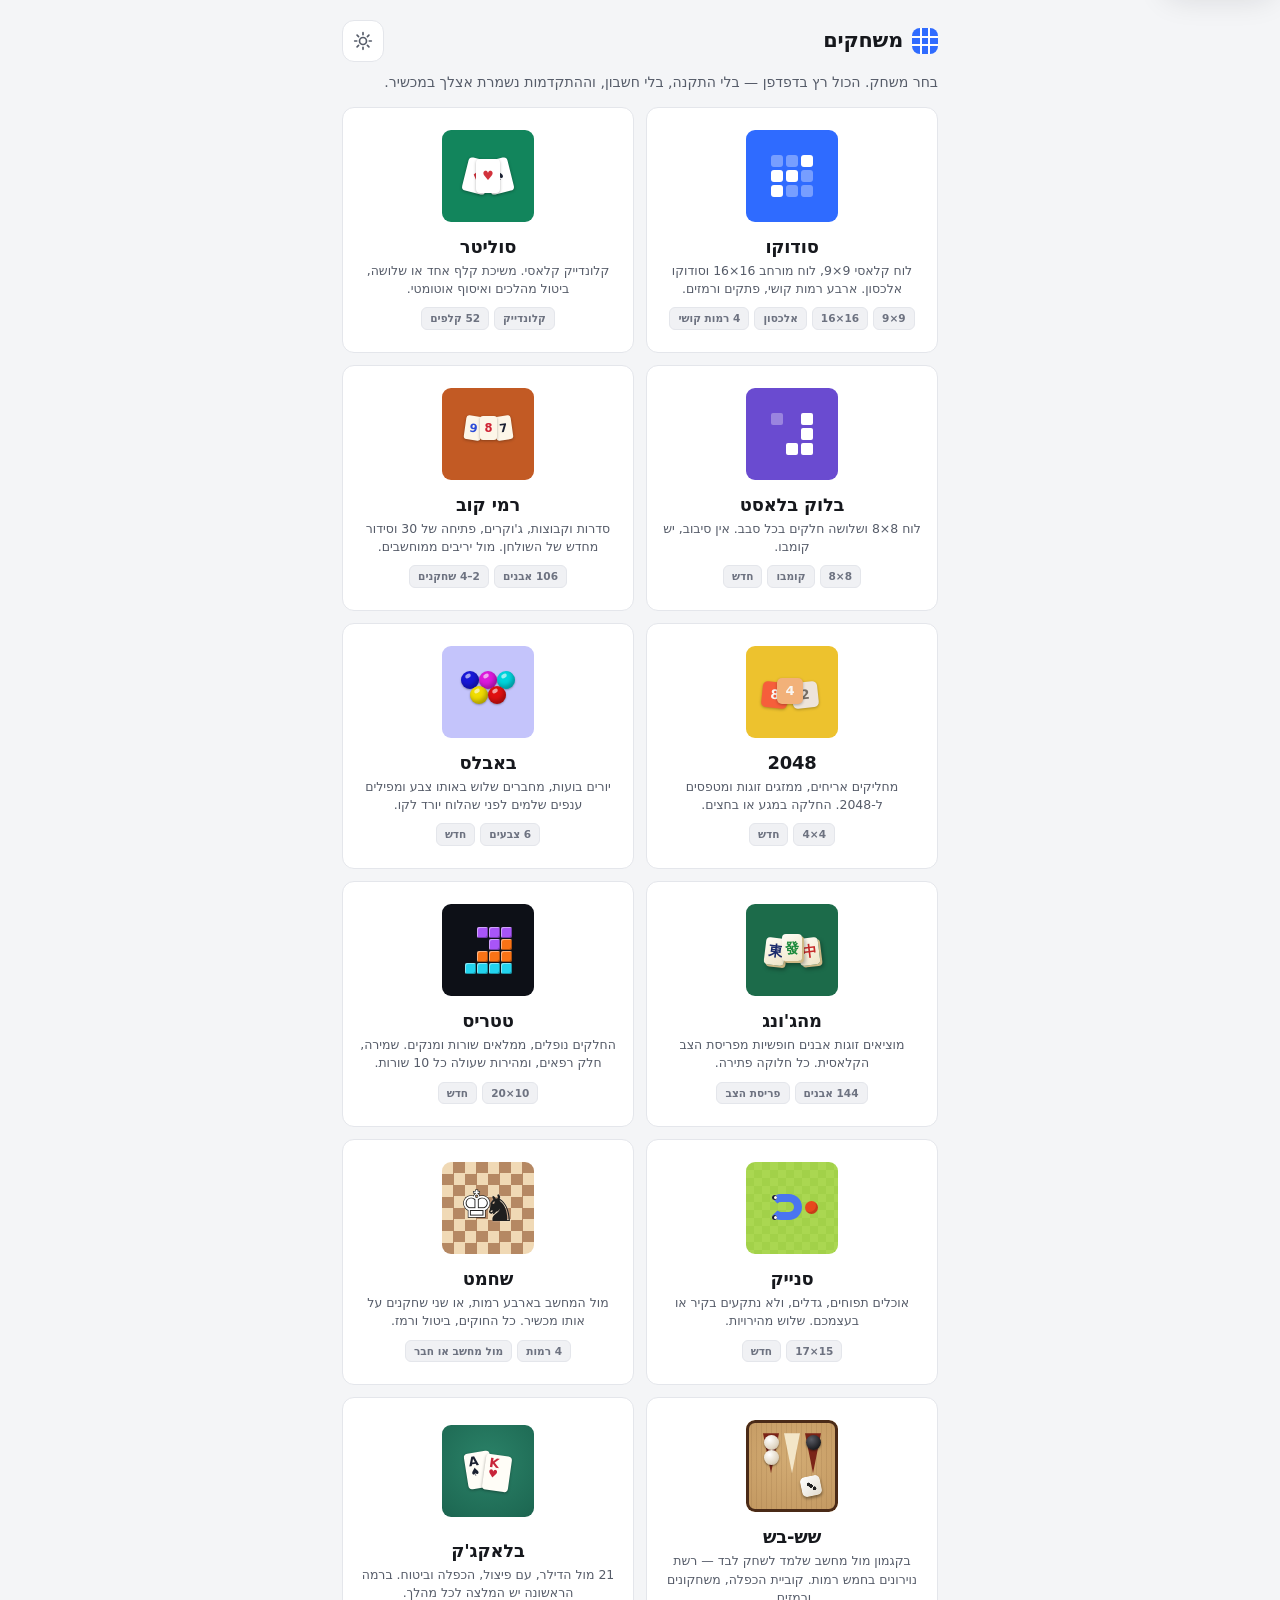
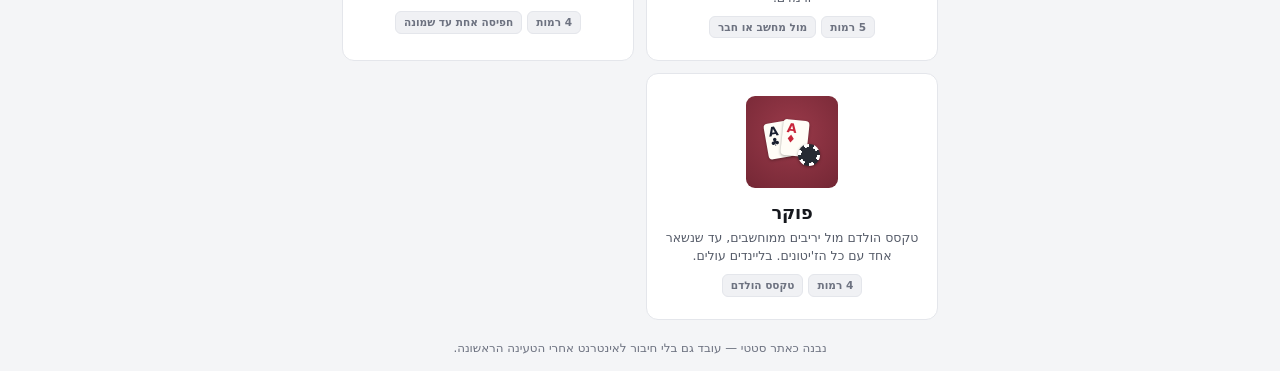
<file: index.html>
<!DOCTYPE html>
<html lang="he" dir="rtl">
<head>
  <meta charset="UTF-8">
  <meta name="viewport" content="width=device-width, initial-scale=1.0, viewport-fit=cover">
  <meta name="theme-color" content="#f4f5f7" media="(prefers-color-scheme: light)">
  <meta name="theme-color" content="#101216" media="(prefers-color-scheme: dark)">
  <meta name="description" content="מרכז משחקים — סודוקו, סוליטר, רמי קוב, בלוק בלאסט, 2048, באבלס, מהג'ונג, טטריס, סנייק, שחמט, בלאקג'ק, פוקר ושש-בש. הכול בדפדפן, בלי התקנה ובלי חשבון.">
  <meta name="mobile-web-app-capable" content="yes">
  <meta name="apple-mobile-web-app-capable" content="yes">
  <meta name="apple-mobile-web-app-status-bar-style" content="default">
  <meta name="apple-mobile-web-app-title" content="משחקים">
  <title>מרכז המשחקים</title>
  <link rel="icon" href="icon.svg?v=eb3fe95c" type="image/svg+xml">
  <link rel="apple-touch-icon" sizes="180x180" href="icons/apple-touch-icon.png?v=33891005">
  <link rel="manifest" href="manifest.webmanifest?v=8c006993">
  <link rel="stylesheet" href="css/theme.css?v=35714093">
  <link rel="stylesheet" href="css/hub.css?v=6dd0fa80">
</head>
<body>

<a class="skip-link" href="#main">דילוג לתוכן</a>
<p class="sr-only" id="live" role="status" aria-live="polite" aria-atomic="true"></p>

<div class="app">

  <header class="topbar">
    <h1 class="logo">
      <span class="logo-mark" aria-hidden="true"></span>
      <span class="logo-text">משחקים</span>
    </h1>
    <div class="topbar-actions">
      <button type="button" class="icon-btn" id="btnTheme" aria-label="החלפת ערכת נושא" title="ערכת נושא">
        <svg class="icon-sun" viewBox="0 0 24 24" aria-hidden="true"><circle cx="12" cy="12" r="4.2"/><path d="M12 2v2.5M12 19.5V22M2 12h2.5M19.5 12H22M4.9 4.9l1.8 1.8M17.3 17.3l1.8 1.8M19.1 4.9l-1.8 1.8M6.7 17.3l-1.8 1.8"/></svg>
        <svg class="icon-moon" viewBox="0 0 24 24" aria-hidden="true"><path d="M20 14.5A8.5 8.5 0 1 1 9.5 4a6.8 6.8 0 0 0 10.5 10.5z"/></svg>
      </button>
    </div>
  </header>

  <p class="hub-intro">בחר משחק. הכול רץ בדפדפן — בלי התקנה, בלי חשבון, וההתקדמות נשמרת אצלך במכשיר.</p>

  <nav class="hub-grid" id="main" tabindex="-1">

    <!-- ==================== סודוקו ==================== -->
    <a class="game-card" href="sudoku.html">
      <div class="game-art game-art-sudoku" aria-hidden="true">
        <span class="mini-grid">
          <i></i><i></i><i></i><i></i><i></i><i></i><i></i><i></i><i></i>
        </span>
      </div>
      <div class="game-body">
        <h2 class="game-title">סודוקו</h2>
        <p class="game-desc">לוח קלאסי 9×9, לוח מורחב 16×16 וסודוקו אלכסון. ארבע רמות קושי, פתקים ורמזים.</p>
        <div class="game-tags">
          <span class="tag">9×9</span>
          <span class="tag">16×16</span>
          <span class="tag">אלכסון</span>
          <span class="tag" id="tagSudoku">—</span>
        </div>
      </div>
      <svg class="game-go" viewBox="0 0 24 24" aria-hidden="true"><path d="M15 6l-6 6 6 6"/></svg>
    </a>

    <!-- ==================== סוליטר ==================== -->
    <a class="game-card" href="solitaire.html">
      <div class="game-art game-art-solitaire" aria-hidden="true">
        <span class="mini-cards">
          <i class="mc mc-1">♠</i>
          <i class="mc mc-2">♥</i>
          <i class="mc mc-3">♦</i>
        </span>
      </div>
      <div class="game-body">
        <h2 class="game-title">סוליטר</h2>
        <p class="game-desc">קלונדייק קלאסי. משיכת קלף אחד או שלושה, ביטול מהלכים ואיסוף אוטומטי.</p>
        <div class="game-tags">
          <span class="tag">קלונדייק</span>
          <span class="tag" id="tagSolitaire">—</span>
        </div>
      </div>
      <svg class="game-go" viewBox="0 0 24 24" aria-hidden="true"><path d="M15 6l-6 6 6 6"/></svg>
    </a>

    <!-- ==================== בלוק בלאסט ==================== -->
    <a class="game-card" href="blockblast.html">
      <div class="game-art game-art-blockblast" aria-hidden="true">
        <span class="mini-blocks">
          <i class="mb mb-1"></i><i class="mb mb-2"></i><i class="mb mb-3"></i>
          <i class="mb mb-4"></i><i class="mb mb-5"></i>
        </span>
      </div>
      <div class="game-body">
        <h2 class="game-title">בלוק בלאסט</h2>
        <p class="game-desc">לוח 8×8 ושלושה חלקים בכל סבב. אין סיבוב, יש קומבו.</p>
        <div class="game-tags">
          <span class="tag">8×8</span>
          <span class="tag">קומבו</span>
          <span class="tag" id="tagBlockBlast">—</span>
        </div>
      </div>
      <svg class="game-go" viewBox="0 0 24 24" aria-hidden="true"><path d="M15 6l-6 6 6 6"/></svg>
    </a>

    <!-- ==================== רמי קוב ==================== -->
    <a class="game-card" href="rummikub.html">
      <div class="game-art game-art-rummikub" aria-hidden="true">
        <span class="mini-tiles">
          <i class="mt mt-1">7</i>
          <i class="mt mt-2">8</i>
          <i class="mt mt-3">9</i>
        </span>
      </div>
      <div class="game-body">
        <h2 class="game-title">רמי קוב</h2>
        <p class="game-desc">סדרות וקבוצות, ג'וקרים, פתיחה של 30 וסידור מחדש של השולחן. מול יריבים ממוחשבים.</p>
        <div class="game-tags">
          <span class="tag">106 אבנים</span>
          <span class="tag" id="tagRummikub">—</span>
        </div>
      </div>
      <svg class="game-go" viewBox="0 0 24 24" aria-hidden="true"><path d="M15 6l-6 6 6 6"/></svg>
    </a>

    <!-- ==================== 2048 ==================== -->
    <a class="game-card" href="2048.html">
      <div class="game-art game-art-2048" aria-hidden="true">
        <span class="mini-2048">
          <i class="m2 m2-a">2</i>
          <i class="m2 m2-b">4</i>
          <i class="m2 m2-c">8</i>
        </span>
      </div>
      <div class="game-body">
        <h2 class="game-title">2048</h2>
        <p class="game-desc">מחליקים אריחים, ממזגים זוגות ומטפסים ל-2048. החלקה במגע או בחצים.</p>
        <div class="game-tags">
          <span class="tag">4×4</span>
          <span class="tag" id="tag2048">—</span>
        </div>
      </div>
      <svg class="game-go" viewBox="0 0 24 24" aria-hidden="true"><path d="M15 6l-6 6 6 6"/></svg>
    </a>

    <!-- ==================== באבלס ==================== -->
    <a class="game-card" href="bubbles.html">
      <div class="game-art game-art-bubbles" aria-hidden="true">
        <span class="mini-bubbles">
          <i class="mbb mbb-1"></i><i class="mbb mbb-2"></i><i class="mbb mbb-3"></i>
          <i class="mbb mbb-4"></i><i class="mbb mbb-5"></i>
        </span>
      </div>
      <div class="game-body">
        <h2 class="game-title">באבלס</h2>
        <p class="game-desc">יורים בועות, מחברים שלוש באותו צבע ומפילים ענפים שלמים לפני שהלוח יורד לקו.</p>
        <div class="game-tags">
          <span class="tag">6 צבעים</span>
          <span class="tag" id="tagBubbles">—</span>
        </div>
      </div>
      <svg class="game-go" viewBox="0 0 24 24" aria-hidden="true"><path d="M15 6l-6 6 6 6"/></svg>
    </a>

    <!-- ==================== מהג'ונג ==================== -->
    <a class="game-card" href="mahjong.html">
      <div class="game-art game-art-mahjong" aria-hidden="true">
        <span class="mini-mahjong">
          <i class="mm mm-1">中</i>
          <i class="mm mm-2">發</i>
          <i class="mm mm-3">東</i>
        </span>
      </div>
      <div class="game-body">
        <h2 class="game-title">מהג'ונג</h2>
        <p class="game-desc">מוציאים זוגות אבנים חופשיות מפריסת הצב הקלאסית. כל חלוקה פתירה.</p>
        <div class="game-tags">
          <span class="tag">144 אבנים</span>
          <span class="tag" id="tagMahjong">—</span>
        </div>
      </div>
      <svg class="game-go" viewBox="0 0 24 24" aria-hidden="true"><path d="M15 6l-6 6 6 6"/></svg>
    </a>

    <!-- ==================== טטריס ==================== -->
    <a class="game-card" href="tetris.html">
      <div class="game-art game-art-tetris" aria-hidden="true">
        <span class="mini-tetris">
          <i class="mt4 mt4-t1"></i><i class="mt4 mt4-t2"></i><i class="mt4 mt4-t3"></i><i class="mt4 mt4-t4"></i>
          <i class="mt4 mt4-l1"></i><i class="mt4 mt4-l2"></i><i class="mt4 mt4-l3"></i><i class="mt4 mt4-l4"></i>
          <i class="mt4 mt4-i1"></i><i class="mt4 mt4-i2"></i><i class="mt4 mt4-i3"></i><i class="mt4 mt4-i4"></i>
        </span>
      </div>
      <div class="game-body">
        <h2 class="game-title">טטריס</h2>
        <p class="game-desc">החלקים נופלים, ממלאים שורות ומנקים. שמירה, חלק רפאים, ומהירות שעולה כל 10 שורות.</p>
        <div class="game-tags">
          <span class="tag">10×20</span>
          <span class="tag" id="tagTetris">—</span>
        </div>
      </div>
      <svg class="game-go" viewBox="0 0 24 24" aria-hidden="true"><path d="M15 6l-6 6 6 6"/></svg>
    </a>

    <!-- ==================== סנייק ==================== -->
    <a class="game-card" href="snake.html">
      <div class="game-art game-art-snake" aria-hidden="true">
        <span class="mini-snake">
          <i class="ms-body"></i>
          <i class="ms-eye ms-eye-1"></i><i class="ms-eye ms-eye-2"></i>
          <i class="ms-apple"></i>
        </span>
      </div>
      <div class="game-body">
        <h2 class="game-title">סנייק</h2>
        <p class="game-desc">אוכלים תפוחים, גדלים, ולא נתקעים בקיר או בעצמכם. שלוש מהירויות.</p>
        <div class="game-tags">
          <span class="tag">15×17</span>
          <span class="tag" id="tagSnake">—</span>
        </div>
      </div>
      <svg class="game-go" viewBox="0 0 24 24" aria-hidden="true"><path d="M15 6l-6 6 6 6"/></svg>
    </a>

    <!-- ==================== שחמט ==================== -->
    <a class="game-card" href="chess.html">
      <div class="game-art game-art-chess" aria-hidden="true">
        <span class="mini-chess">
          <i class="mc4 mc4-k">&#x265A;&#xFE0E;</i>
          <i class="mc4 mc4-n">&#x265E;&#xFE0E;</i>
        </span>
      </div>
      <div class="game-body">
        <h2 class="game-title">שחמט</h2>
        <p class="game-desc">מול המחשב בארבע רמות, או שני שחקנים על אותו מכשיר. כל החוקים, ביטול ורמז.</p>
        <div class="game-tags">
          <span class="tag">4 רמות</span>
          <span class="tag" id="tagChess">—</span>
        </div>
      </div>
      <svg class="game-go" viewBox="0 0 24 24" aria-hidden="true"><path d="M15 6l-6 6 6 6"/></svg>
    </a>

    <!-- ==================== שש-בש ==================== -->
    <a class="game-card" href="backgammon.html">
      <div class="game-art game-art-backgammon" aria-hidden="true">
        <span class="mini-bg">
          <i class="mbg-pt mbg-pt-1"></i><i class="mbg-pt mbg-pt-2"></i><i class="mbg-pt mbg-pt-3"></i>
          <i class="mbg-ck mbg-ck-1"></i><i class="mbg-ck mbg-ck-2"></i><i class="mbg-ck mbg-ck-3"></i>
          <i class="mbg-die"></i>
        </span>
      </div>
      <div class="game-body">
        <h2 class="game-title">שש-בש</h2>
        <p class="game-desc">בקגמון מול מחשב שלמד לשחק לבד — רשת נוירונים בחמש רמות. קוביית הכפלה, משחקונים ורמזים.</p>
        <div class="game-tags">
          <span class="tag">5 רמות</span>
          <span class="tag" id="tagBackgammon">—</span>
        </div>
      </div>
      <svg class="game-go" viewBox="0 0 24 24" aria-hidden="true"><path d="M15 6l-6 6 6 6"/></svg>
    </a>

    <!-- ==================== בלאקג'ק ==================== -->
    <a class="game-card" href="blackjack.html">
      <div class="game-art game-art-blackjack" aria-hidden="true">
        <span class="mini-bj">
          <i class="mbj mbj-1">A<b>&#x2660;&#xFE0E;</b></i>
          <i class="mbj mbj-2">K<b>&#x2665;&#xFE0E;</b></i>
        </span>
      </div>
      <div class="game-body">
        <h2 class="game-title">בלאקג'ק</h2>
        <p class="game-desc">21 מול הדילר, עם פיצול, הכפלה וביטוח. ברמה הראשונה יש המלצה לכל מהלך.</p>
        <div class="game-tags">
          <span class="tag">4 רמות</span>
          <span class="tag" id="tagBlackjack">—</span>
        </div>
      </div>
      <svg class="game-go" viewBox="0 0 24 24" aria-hidden="true"><path d="M15 6l-6 6 6 6"/></svg>
    </a>

    <!-- ==================== פוקר ==================== -->
    <a class="game-card" href="poker.html">
      <div class="game-art game-art-poker" aria-hidden="true">
        <span class="mini-poker">
          <i class="mpk mpk-1">A<b>&#x2663;&#xFE0E;</b></i>
          <i class="mpk mpk-2">A<b>&#x2666;&#xFE0E;</b></i>
          <i class="mpk-chip"></i>
        </span>
      </div>
      <div class="game-body">
        <h2 class="game-title">פוקר</h2>
        <p class="game-desc">טקסס הולדם מול יריבים ממוחשבים, עד שנשאר אחד עם כל הז'יטונים. בליינדים עולים.</p>
        <div class="game-tags">
          <span class="tag">4 רמות</span>
          <span class="tag" id="tagPoker">—</span>
        </div>
      </div>
      <svg class="game-go" viewBox="0 0 24 24" aria-hidden="true"><path d="M15 6l-6 6 6 6"/></svg>
    </a>


  </nav>

  <footer class="footer hub-footer">
    <span>נבנה כאתר סטטי — עובד גם בלי חיבור לאינטרנט אחרי הטעינה הראשונה.</span>
  </footer>
</div>

<script>
/* =============================================================================
 * הסקריפט של המרכז קטן ועצמאי בכוונה: הוא רק מיישר את ערכת הנושא ומציג
 * "יש משחק שמור" לכל משחק. אין סיבה לטעון בשבילו את מנועי המשחקים.
 * =========================================================================== */
(function () {
  'use strict';

  var PREFS = 'sudoku.v1.prefs';

  function read(key, fallback) {
    try {
      var raw = localStorage.getItem(key);
      return raw ? JSON.parse(raw) : fallback;
    } catch (e) { return fallback; }
  }

  /* --- ערכת נושא: משותפת לכל האתר, ולכן נשמרת תחת אותו מפתח --- */
  function applyTheme() {
    var prefs = read(PREFS, {});
    var pref = prefs.theme || 'auto';
    var dark = pref === 'dark' ||
      (pref === 'auto' && window.matchMedia('(prefers-color-scheme: dark)').matches);
    document.documentElement.setAttribute('data-theme', dark ? 'dark' : 'light');
  }

  document.getElementById('btnTheme').addEventListener('click', function () {
    var prefs = read(PREFS, {});
    var order = { auto: 'light', light: 'dark', dark: 'auto' };
    prefs.theme = order[prefs.theme || 'auto'] || 'light';
    try { localStorage.setItem(PREFS, JSON.stringify(prefs)); } catch (e) {}
    applyTheme();
  });

  window.matchMedia('(prefers-color-scheme: dark)').addEventListener('change', applyTheme);

  /* --- תגיות "משחק שמור" --- */
  function fmt(sec) {
    sec = Math.floor(sec || 0);
    var m = Math.floor(sec / 60), s = sec % 60;
    return (m < 10 ? '0' : '') + m + ':' + (s < 10 ? '0' : '') + s;
  }

  var DIFF = { easy: 'קל', medium: 'בינוני', hard: 'קשה', expert: 'מומחה' };

  // סודוקו שומר בנפרד לכל סוג לוח — מציגים את המתקדם מביניהם
  var SUDOKU_MODES = { '9': '9×9', '16': '16×16', 'x9': 'אלכסון' };
  var best = null;
  Object.keys(SUDOKU_MODES).forEach(function (mode) {
    var s = read('sudoku.v1.save.' + mode, null);
    if (!s || s.finished) return;
    var filled = (s.values || []).filter(Boolean).length;
    var total = (s.values || []).length || 1;
    var ratio = filled / total;
    if (!best || ratio > best.ratio) {
      best = { ratio: ratio, label: SUDOKU_MODES[mode], difficulty: s.difficulty };
    }
  });
  var tagS = document.getElementById('tagSudoku');
  if (best) {
    tagS.textContent = 'ממשיכים ' + best.label + ' · ' + (DIFF[best.difficulty] || '');
    tagS.classList.add('is-live');
  } else {
    tagS.textContent = '4 רמות קושי';
  }

  var rk = read('rummikub.v1.save', null);
  var tagR = document.getElementById('tagRummikub');
  if (tagR) {
    if (rk && !rk.finished && rk.moves > 0) {
      tagR.textContent = 'ממשיכים · ' + (rk.racks && rk.racks[0] ? rk.racks[0].length : 0) + ' אבנים';
      tagR.classList.add('is-live');
    } else {
      tagR.textContent = '2–4 שחקנים';
    }
  }

  var sol = read('solitaire.v1.save', null);
  var tagK = document.getElementById('tagSolitaire');
  if (sol && !sol.finished && sol.moves > 0) {
    tagK.textContent = 'ממשיכים · ' + fmt(sol.elapsed);
    tagK.classList.add('is-live');
  } else {
    tagK.textContent = '52 קלפים';
  }

  var bb = read('blockblast.v1.save', null);
  var bbStats = read('blockblast.v1.stats', null);
  var tagB = document.getElementById('tagBlockBlast');
  if (tagB) {
    if (bb && !bb.finished && bb.moves > 0) {
      tagB.textContent = 'ממשיכים · ' + bb.score + ' נק׳';
      tagB.classList.add('is-live');
    } else if (bbStats && bbStats.best) {
      tagB.textContent = 'שיא · ' + bbStats.best;
    } else {
      tagB.textContent = 'חדש';
    }
  }

  var g2 = read('g2048.v1.save', null);
  var g2Stats = read('g2048.v1.stats', null);
  var tag2 = document.getElementById('tag2048');
  if (tag2) {
    if (g2 && Array.isArray(g2.grid) && g2.moves > 0 &&
        g2.grid.filter(Boolean).length < g2.grid.length) {
      tag2.textContent = 'ממשיכים · ' + g2.score + ' נק׳';
      tag2.classList.add('is-live');
    } else if (g2Stats && g2Stats.best) {
      tag2.textContent = 'שיא · ' + g2Stats.best;
    } else {
      tag2.textContent = 'חדש';
    }
  }

  var bu = read('bubbles.v1.save', null);
  var buStats = read('bubbles.v1.stats', null);
  var tagBu = document.getElementById('tagBubbles');
  if (tagBu) {
    if (bu && !bu.over && bu.shots > 0) {
      tagBu.textContent = 'ממשיכים · ' + bu.score + ' נק׳';
      tagBu.classList.add('is-live');
    } else if (buStats && buStats.best) {
      tagBu.textContent = 'שיא · ' + buStats.best;
    } else {
      tagBu.textContent = 'חדש';
    }
  }

  var mj = read('mahjong.v1.save', null);
  var mjStats = read('mahjong.v1.stats', null);
  var tagMj = document.getElementById('tagMahjong');
  if (tagMj) {
    var mjLeft = mj && Array.isArray(mj.tiles) ? mj.tiles.filter(function (t) { return t.alive; }).length : 0;
    if (mj && !mj.finished && mjLeft > 0 && mjLeft < 144) {
      tagMj.textContent = 'ממשיכים · ' + mjLeft + ' אבנים';
      tagMj.classList.add('is-live');
    } else if (mjStats && mjStats.bestTime) {
      tagMj.textContent = 'שיא · ' + fmt(mjStats.bestTime);
    } else {
      tagMj.textContent = 'פריסת הצב';
    }
  }

  var tt = read('tetris.v1.save', null);
  var ttStats = read('tetris.v1.stats', null);
  var tagT = document.getElementById('tagTetris');
  if (tagT) {
    if (tt && !tt.over && tt.score > 0) {
      tagT.textContent = 'ממשיכים · ' + tt.score + ' נק׳';
      tagT.classList.add('is-live');
    } else if (ttStats && ttStats.best) {
      tagT.textContent = 'שיא · ' + ttStats.best;
    } else {
      tagT.textContent = 'חדש';
    }
  }

  var sn = read('snake.v1.save', null);
  var snStats = read('snake.v1.stats', null);
  var tagSn = document.getElementById('tagSnake');
  if (tagSn) {
    var snBest = 0;
    if (snStats && snStats.best) {
      Object.keys(snStats.best).forEach(function (k) { snBest = Math.max(snBest, snStats.best[k] || 0); });
    }
    if (sn && !sn.over && sn.steps > 0) {
      tagSn.textContent = 'ממשיכים · ' + sn.score + ' תפוחים';
      tagSn.classList.add('is-live');
    } else if (snBest) {
      tagSn.textContent = 'שיא · ' + snBest;
    } else {
      tagSn.textContent = 'חדש';
    }
  }

  var ch = read('chess.v1.save', null);
  var tagCh = document.getElementById('tagChess');
  if (tagCh) {
    if (ch && Array.isArray(ch.moves) && ch.moves.length > 0) {
      tagCh.textContent = 'ממשיכים · מהלך ' + (Math.floor(ch.moves.length / 2) + 1);
      tagCh.classList.add('is-live');
    } else {
      tagCh.textContent = 'מול מחשב או חבר';
    }
  }

  var bj = read('blackjack.v1.save', null);
  var tagBj = document.getElementById('tagBlackjack');
  if (tagBj) {
    var bank = bj && bj.table ? bj.table.bankroll : null;
    if (bj && bj.rounds > 0 && typeof bank === 'number') {
      tagBj.textContent = 'קופה · ' + bank.toLocaleString('en-US');
      tagBj.classList.add('is-live');
    } else {
      tagBj.textContent = 'חפיסה אחת עד שמונה';
    }
  }

  var pk = read('poker.v1.save', null);
  var tagPk = document.getElementById('tagPoker');
  if (tagPk) {
    if (pk && !pk.over && pk.hand > 0) {
      tagPk.textContent = 'ממשיכים · יד ' + pk.hand +
        (typeof pk.chips === 'number' ? ' · ' + pk.chips.toLocaleString('en-US') : '');
      tagPk.classList.add('is-live');
    } else {
      tagPk.textContent = 'טקסס הולדם';
    }
  }

  var bgm = read('backgammon.v1.save', null);
  var tagBgm = document.getElementById('tagBackgammon');
  if (tagBgm) {
    if (bgm && bgm.phase && !(bgm.result && bgm.result.matchOver)) {
      tagBgm.textContent = bgm.matchTo
        ? 'ממשיכים · ' + bgm.score[0] + '–' + bgm.score[1] + ' עד ' + bgm.matchTo
        : 'ממשיכים · משחק ' + (bgm.gameNo || 1);
      tagBgm.classList.add('is-live');
    } else {
      tagBgm.textContent = 'מול מחשב או חבר';
    }
  }

  applyTheme();
})();
</script>
<script src="js/announce.js?v=b637ed5a"></script>
<script src="js/sw-register.js?v=89122463"></script>
</body>
</html>
</file>
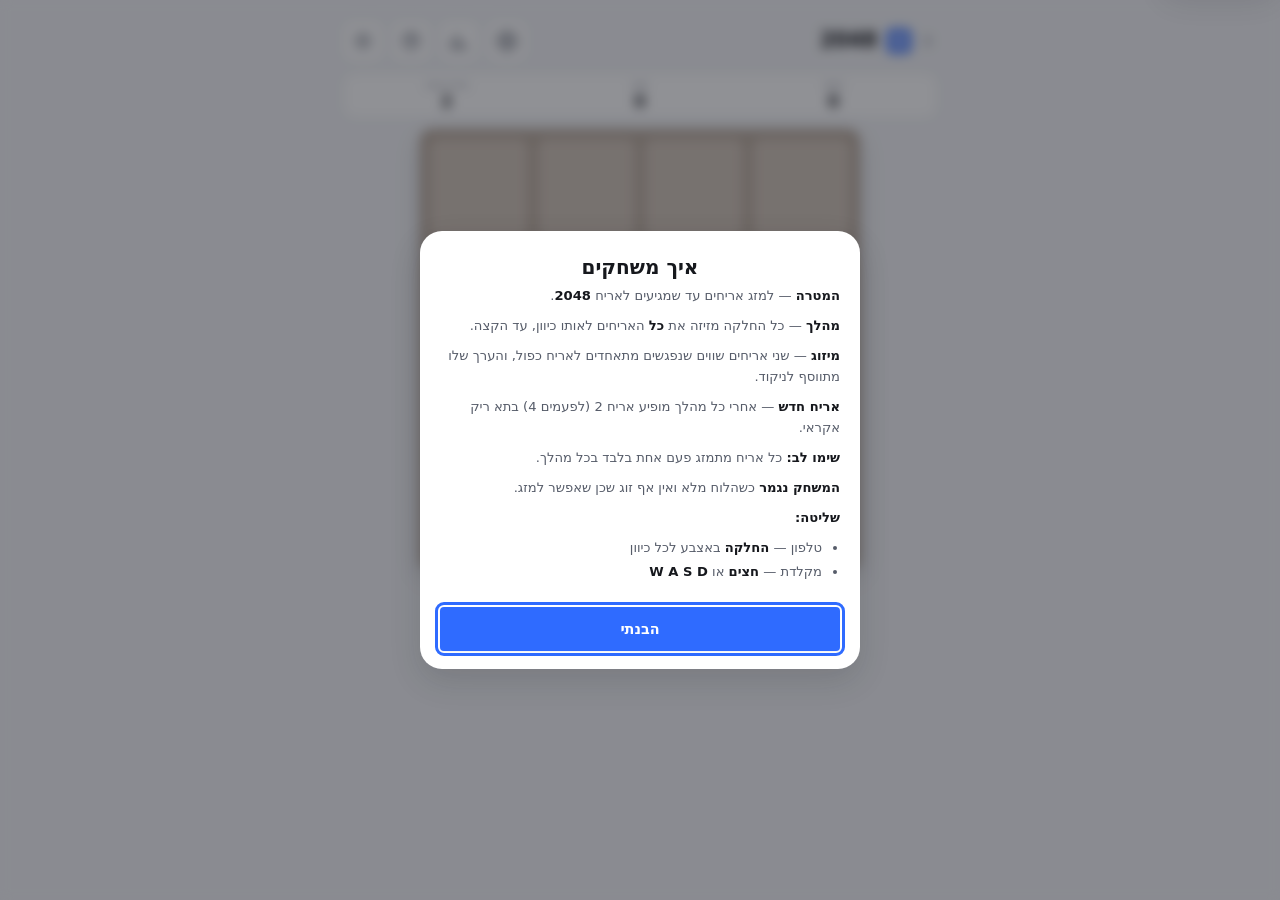
<file: 2048.html>
<!DOCTYPE html>
<html lang="he" dir="rtl">
<head>
  <meta charset="UTF-8">
  <meta name="viewport" content="width=device-width, initial-scale=1.0, maximum-scale=1.0, user-scalable=no, viewport-fit=cover">
  <meta name="theme-color" content="#f4f5f7" media="(prefers-color-scheme: light)">
  <meta name="theme-color" content="#101216" media="(prefers-color-scheme: dark)">
  <meta name="description" content="2048 בדפדפן — מחליקים אריחים, ממזגים זוגות ומגיעים ל-2048. מקלדת והחלקה, מותאם לטלפון.">
  <meta name="mobile-web-app-capable" content="yes">
  <meta name="apple-mobile-web-app-capable" content="yes">
  <meta name="apple-mobile-web-app-status-bar-style" content="default">
  <meta name="apple-mobile-web-app-title" content="2048">
  <title>2048 · מרכז המשחקים</title>
  <link rel="icon" href="icon.svg?v=eb3fe95c" type="image/svg+xml">
  <link rel="apple-touch-icon" sizes="180x180" href="icons/apple-touch-icon.png?v=33891005">
  <link rel="manifest" href="manifest.webmanifest?v=8c006993">
  <link rel="stylesheet" href="css/theme.css?v=35714093">
  <link rel="stylesheet" href="css/2048.css?v=291dd2ed">
</head>
<body>

<a class="skip-link" href="#main">דילוג לתוכן</a>
<p class="sr-only" id="live" role="status" aria-live="polite" aria-atomic="true"></p>

<div class="app">

  <header class="topbar">
    <a class="logo" href="index.html" title="חזרה למרכז המשחקים">
      <svg class="logo-back" viewBox="0 0 24 24" aria-hidden="true"><path d="M9 6l6 6-6 6"/></svg>
      <span class="logo-mark" aria-hidden="true"></span>
      <span class="logo-text">2048</span>
    </a>
    <div class="topbar-actions">
      <button type="button" class="icon-btn" id="btnSettings" aria-label="הגדרות" title="הגדרות">
        <svg viewBox="0 0 24 24" aria-hidden="true"><circle cx="12" cy="12" r="3"/><path d="M19.4 15a1.6 1.6 0 0 0 .3 1.8l.1.1a2 2 0 1 1-2.8 2.8l-.1-.1a1.6 1.6 0 0 0-1.8-.3 1.6 1.6 0 0 0-1 1.5V21a2 2 0 1 1-4 0v-.1A1.6 1.6 0 0 0 9 19.4a1.6 1.6 0 0 0-1.8.3l-.1.1a2 2 0 1 1-2.8-2.8l.1-.1a1.6 1.6 0 0 0 .3-1.8 1.6 1.6 0 0 0-1.5-1H3a2 2 0 1 1 0-4h.1A1.6 1.6 0 0 0 4.6 9a1.6 1.6 0 0 0-.3-1.8l-.1-.1a2 2 0 1 1 2.8-2.8l.1.1a1.6 1.6 0 0 0 1.8.3H9a1.6 1.6 0 0 0 1-1.5V3a2 2 0 1 1 4 0v.1a1.6 1.6 0 0 0 1 1.5 1.6 1.6 0 0 0 1.8-.3l.1-.1a2 2 0 1 1 2.8 2.8l-.1.1a1.6 1.6 0 0 0-.3 1.8V9a1.6 1.6 0 0 0 1.5 1H21a2 2 0 1 1 0 4h-.1a1.6 1.6 0 0 0-1.5 1z"/></svg>
      </button>
      <button type="button" class="icon-btn" id="btnStats" aria-label="סטטיסטיקות" title="סטטיסטיקות">
        <svg viewBox="0 0 24 24" aria-hidden="true"><path d="M4 20V10M10 20V4M16 20v-7M22 20H2"/></svg>
      </button>
      <button type="button" class="icon-btn" id="btnHelp" aria-label="איך משחקים" title="איך משחקים">
        <svg viewBox="0 0 24 24" aria-hidden="true"><circle cx="12" cy="12" r="9"/><path d="M9.6 9.4a2.5 2.5 0 1 1 3.3 2.4c-.6.2-.9.8-.9 1.4v.3M12 17v.01"/></svg>
      </button>
      <button type="button" class="icon-btn" id="btnTheme" aria-label="החלפת ערכת נושא" title="ערכת נושא">
        <svg class="icon-sun" viewBox="0 0 24 24" aria-hidden="true"><circle cx="12" cy="12" r="4.2"/><path d="M12 2v2.5M12 19.5V22M2 12h2.5M19.5 12H22M4.9 4.9l1.8 1.8M17.3 17.3l1.8 1.8M19.1 4.9l-1.8 1.8M6.7 17.3l-1.8 1.8"/></svg>
        <svg class="icon-moon" viewBox="0 0 24 24" aria-hidden="true"><path d="M20 14.5A8.5 8.5 0 1 1 9.5 4a6.8 6.8 0 0 0 10.5 10.5z"/></svg>
      </button>
    </div>
  </header>

  <div class="statusbar">
    <div class="stat">
      <span class="stat-label">ניקוד</span>
      <span class="stat-value" id="statScore">0</span>
    </div>
    <div class="stat">
      <span class="stat-label">שיא</span>
      <span class="stat-value" id="statBest">0</span>
    </div>
    <div class="stat">
      <span class="stat-label">אריח גבוה</span>
      <span class="stat-value" id="statTop">0</span>
    </div>
  </div>

  <main class="g2-stage" id="main" tabindex="-1">
    <!--
      הלוח מוגדר LTR בכוונה: הדף כולו RTL, אבל ההחלקה חייבת ללכת
      שמאל=עמודה 0 כמו בלוגיקת המנוע, והאריחים ממוקמים לפי תאי הרקע.
    -->
    <div class="board" id="board" dir="ltr" role="grid" aria-label="לוח המשחק"></div>
    <p class="g2-hint">מחליקים באצבע או בחצים · מטרה: אריח 2048</p>
  </main>

  <footer class="footer">
    <button type="button" class="link-btn" id="btnNew">משחק חדש</button>
    <span class="footer-sep">·</span>
    <span id="footerInfo">—</span>
  </footer>
</div>

<!-- ==================== סוף משחק ==================== -->
<div class="modal" id="overModal" hidden>
  <div class="modal-card" role="dialog" aria-modal="true" aria-labelledby="overTitle">
    <div class="confetti" id="confetti" aria-hidden="true"></div>
    <h2 class="modal-title" id="overTitle">נגמרו המהלכים</h2>
    <p class="modal-sub" id="overSub"></p>
    <div class="win-stats" id="overStats"></div>
    <div class="modal-actions">
      <button type="button" class="btn btn-ghost" data-close-modal>סגור</button>
      <button type="button" class="btn btn-primary" id="btnOverNew">משחק חדש</button>
    </div>
  </div>
</div>

<!-- ==================== ניצחון (הגעה ל-2048) ==================== -->
<div class="modal" id="winModal" hidden>
  <div class="modal-card" role="dialog" aria-modal="true" aria-labelledby="winTitle">
    <h2 class="modal-title" id="winTitle">הגעת ל-2048!</h2>
    <p class="modal-sub">אפשר לעצור כאן — או להמשיך ולנסות להגדיל עוד.</p>
    <div class="win-stats" id="winStats"></div>
    <div class="modal-actions">
      <button type="button" class="btn btn-ghost" id="btnWinNew">משחק חדש</button>
      <button type="button" class="btn btn-primary" id="btnWinContinue">ממשיכים</button>
    </div>
  </div>
</div>

<!-- ==================== הגדרות ==================== -->
<div class="modal" id="settingsModal" hidden>
  <div class="modal-card" role="dialog" aria-modal="true" aria-labelledby="settingsTitle">
    <h2 class="modal-title" id="settingsTitle">הגדרות</h2>
    <div class="settings-list">
      <p class="settings-head">תצוגה ומשוב</p>
      <label class="setting">
        <span class="setting-text">
          <span class="setting-name">רטט</span>
          <span class="setting-desc" id="hapticsNote">משוב מישושי על מהלך, מיזוג וסיום</span>
        </span>
        <input type="checkbox" class="switch" id="optHaptics" data-pref="haptics">
      </label>
    </div>
    <div class="modal-actions">
      <button type="button" class="btn btn-primary" data-close-modal>סגור</button>
    </div>
  </div>
</div>

<!-- ==================== סטטיסטיקות ==================== -->
<div class="modal" id="statsModal" hidden>
  <div class="modal-card" role="dialog" aria-modal="true" aria-labelledby="statsTitle">
    <h2 class="modal-title" id="statsTitle">סטטיסטיקות</h2>
    <div class="stats-table" id="statsTable"></div>
    <div class="modal-actions">
      <button type="button" class="btn btn-ghost" id="btnClearStats">איפוס נתונים</button>
      <button type="button" class="btn btn-primary" data-close-modal>סגור</button>
    </div>
  </div>
</div>

<!-- ==================== איך משחקים ==================== -->
<div class="modal" id="helpModal" hidden>
  <div class="modal-card modal-wide" role="dialog" aria-modal="true" aria-labelledby="helpTitle">
    <h2 class="modal-title" id="helpTitle">איך משחקים</h2>
    <div class="help-body">
      <p><b>המטרה</b> — למזג אריחים עד שמגיעים לאריח <b>2048</b>.</p>
      <p><b>מהלך</b> — כל החלקה מזיזה את <b>כל</b> האריחים לאותו כיוון, עד הקצה.</p>
      <p><b>מיזוג</b> — שני אריחים שווים שנפגשים מתאחדים לאריח כפול, והערך שלו
        מתווסף לניקוד.</p>
      <p><b>אריח חדש</b> — אחרי כל מהלך מופיע אריח 2 (לפעמים 4) בתא ריק אקראי.</p>
      <p><b>שימו לב:</b> כל אריח מתמזג פעם אחת בלבד בכל מהלך.</p>
      <p><b>המשחק נגמר</b> כשהלוח מלא ואין אף זוג שכן שאפשר למזג.</p>
      <p><b>שליטה:</b></p>
      <ul>
        <li>טלפון — <b>החלקה</b> באצבע לכל כיוון</li>
        <li>מקלדת — <b>חצים</b> או <b>W A S D</b></li>
      </ul>
    </div>
    <div class="modal-actions">
      <button type="button" class="btn btn-primary" data-close-modal>הבנתי</button>
    </div>
  </div>
</div>

<!-- ==================== אישור ==================== -->
<div class="modal" id="confirmModal" hidden>
  <div class="modal-card" role="dialog" aria-modal="true" aria-labelledby="confirmText">
    <h2 class="modal-title" id="confirmTitle">רגע</h2>
    <p class="modal-sub" id="confirmText"></p>
    <div class="modal-actions">
      <button type="button" class="btn btn-ghost" data-close-modal>ביטול</button>
      <button type="button" class="btn btn-primary" id="btnConfirmOk">אישור</button>
    </div>
  </div>
</div>

<div class="toast" id="toast" role="status" hidden></div>

<script src="js/announce.js?v=b637ed5a"></script>
<script src="js/sw-register.js?v=89122463"></script>
<script src="js/modal.js?v=66375e94"></script>
<script src="js/howto.js?v=1ebd845d"></script>
<script src="js/haptics.js?v=88d431f4"></script>
<script src="js/2048/engine.js?v=941fe738"></script>
<script src="js/2048/ui.js?v=8759ba08"></script>
</body>
</html>
</file>
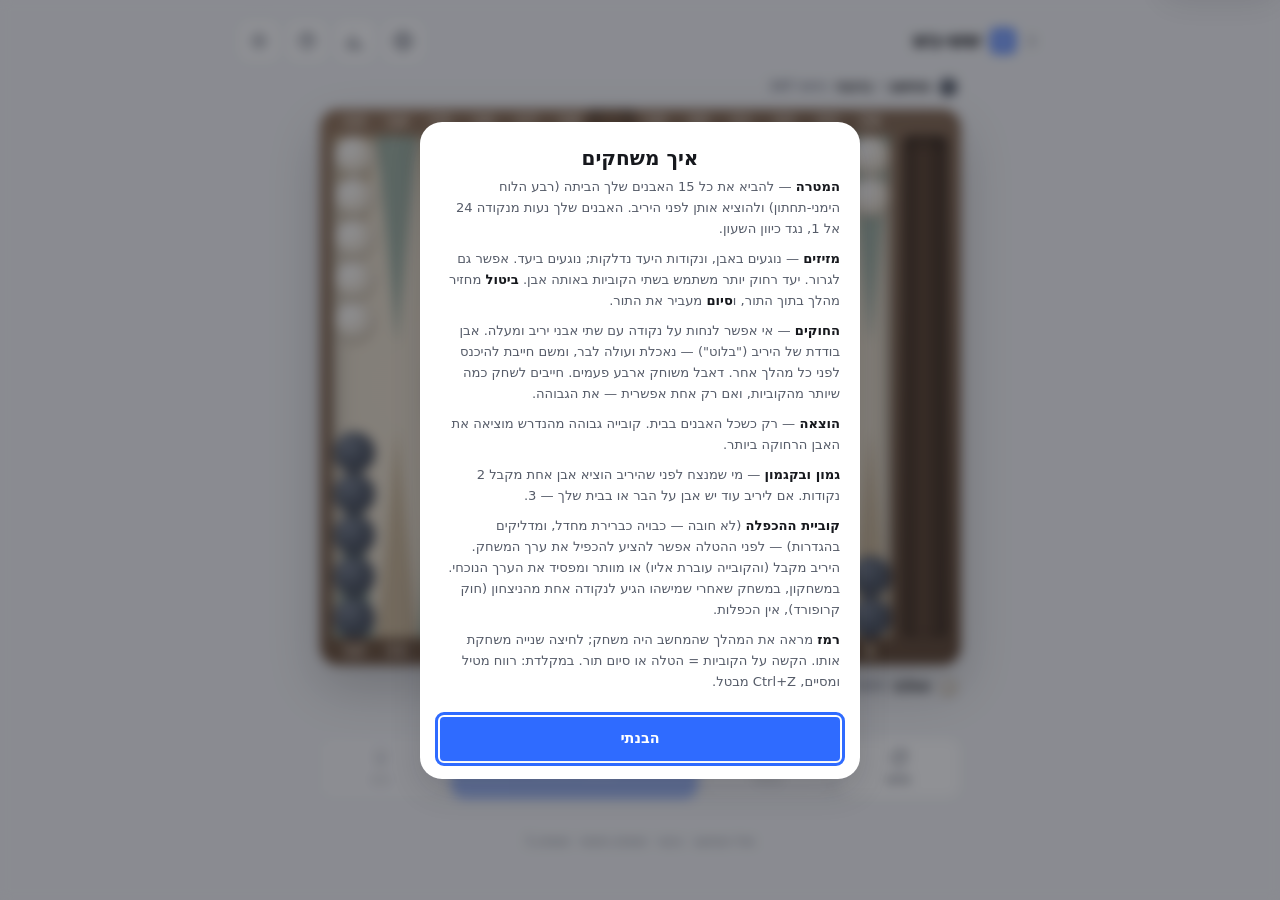
<file: backgammon.html>
<!DOCTYPE html>
<html lang="he" dir="rtl">
<head>
  <meta charset="UTF-8">
  <meta name="viewport" content="width=device-width, initial-scale=1.0, maximum-scale=1.0, user-scalable=no, viewport-fit=cover">
  <meta name="theme-color" content="#f4f5f7" media="(prefers-color-scheme: light)">
  <meta name="theme-color" content="#101216" media="(prefers-color-scheme: dark)">
  <meta name="description" content="שש-בש (בקגמון) בדפדפן — מול מחשב עם רשת נוירונים בחמש רמות, או שני שחקנים על אותו מכשיר. קוביית הכפלה, משחקונים, רמזים וספירת פיפס.">
  <meta name="mobile-web-app-capable" content="yes">
  <meta name="apple-mobile-web-app-capable" content="yes">
  <meta name="apple-mobile-web-app-status-bar-style" content="default">
  <meta name="apple-mobile-web-app-title" content="שש-בש">
  <title>שש-בש · מרכז המשחקים</title>
  <link rel="icon" href="icon.svg?v=eb3fe95c" type="image/svg+xml">
  <link rel="apple-touch-icon" sizes="180x180" href="icons/apple-touch-icon.png?v=33891005">
  <link rel="manifest" href="manifest.webmanifest?v=8c006993">
  <link rel="stylesheet" href="css/theme.css?v=35714093">
  <link rel="stylesheet" href="css/backgammon.css?v=cce6c4a4">
</head>
<body>

<a class="skip-link" href="#main">דילוג לתוכן</a>
<p class="sr-only" id="live" role="status" aria-live="polite" aria-atomic="true"></p>

<div class="app bg-app">

  <header class="topbar">
    <a class="logo" href="index.html" title="חזרה למרכז המשחקים">
      <svg class="logo-back" viewBox="0 0 24 24" aria-hidden="true"><path d="M9 6l6 6-6 6"/></svg>
      <span class="logo-mark" aria-hidden="true"></span>
      <span class="logo-text">שש-בש</span>
    </a>
    <div class="topbar-actions">
      <button type="button" class="icon-btn" id="btnSettings" aria-label="הגדרות" title="הגדרות">
        <svg viewBox="0 0 24 24" aria-hidden="true"><circle cx="12" cy="12" r="3"/><path d="M19.4 15a1.6 1.6 0 0 0 .3 1.8l.1.1a2 2 0 1 1-2.8 2.8l-.1-.1a1.6 1.6 0 0 0-1.8-.3 1.6 1.6 0 0 0-1 1.5V21a2 2 0 1 1-4 0v-.1A1.6 1.6 0 0 0 9 19.4a1.6 1.6 0 0 0-1.8.3l-.1.1a2 2 0 1 1-2.8-2.8l.1-.1a1.6 1.6 0 0 0 .3-1.8 1.6 1.6 0 0 0-1.5-1H3a2 2 0 1 1 0-4h.1A1.6 1.6 0 0 0 4.6 9a1.6 1.6 0 0 0-.3-1.8l-.1-.1a2 2 0 1 1 2.8-2.8l.1.1a1.6 1.6 0 0 0 1.8.3H9a1.6 1.6 0 0 0 1-1.5V3a2 2 0 1 1 4 0v.1a1.6 1.6 0 0 0 1 1.5 1.6 1.6 0 0 0 1.8-.3l.1-.1a2 2 0 1 1 2.8 2.8l-.1.1a1.6 1.6 0 0 0-.3 1.8V9a1.6 1.6 0 0 0 1.5 1H21a2 2 0 1 1 0 4h-.1a1.6 1.6 0 0 0-1.5 1z"/></svg>
      </button>
      <button type="button" class="icon-btn" id="btnStats" aria-label="סטטיסטיקות" title="סטטיסטיקות">
        <svg viewBox="0 0 24 24" aria-hidden="true"><path d="M4 20V10M10 20V4M16 20v-7M22 20H2"/></svg>
      </button>
      <button type="button" class="icon-btn" id="btnHelp" aria-label="איך משחקים" title="איך משחקים">
        <svg viewBox="0 0 24 24" aria-hidden="true"><circle cx="12" cy="12" r="9"/><path d="M9.6 9.4a2.5 2.5 0 1 1 3.3 2.4c-.6.2-.9.8-.9 1.4v.3M12 17v.01"/></svg>
      </button>
      <button type="button" class="icon-btn" id="btnTheme" aria-label="החלפת ערכת נושא" title="ערכת נושא">
        <svg class="icon-sun" viewBox="0 0 24 24" aria-hidden="true"><circle cx="12" cy="12" r="4.2"/><path d="M12 2v2.5M12 19.5V22M2 12h2.5M19.5 12H22M4.9 4.9l1.8 1.8M17.3 17.3l1.8 1.8M19.1 4.9l-1.8 1.8M6.7 17.3l-1.8 1.8"/></svg>
        <svg class="icon-moon" viewBox="0 0 24 24" aria-hidden="true"><path d="M20 14.5A8.5 8.5 0 1 1 9.5 4a6.8 6.8 0 0 0 10.5 10.5z"/></svg>
      </button>
    </div>
  </header>

  <main class="bg-stage" id="main" tabindex="-1">

    <div class="bg-player" id="playerTop">
      <span class="bg-chip" id="chipTop" aria-hidden="true"></span>
      <span class="bg-name" id="nameTop">מחשב</span>
      <span class="bg-pips" id="pipsTop"></span>
      <span class="bg-score" id="scoreTop"></span>
    </div>

    <!-- הלוח LTR: הגאומטריה מחושבת בפיקסלים, וכיוון הבית נקבע בהגדרות -->
    <div class="bg-board" id="board" dir="ltr" role="group" aria-label="לוח השש-בש">
      <div class="bg-frame" id="frame"></div>
      <div class="bg-layer bg-points" id="points"></div>
      <div class="bg-layer bg-labels" id="labels" aria-hidden="true"></div>
      <div class="bg-layer bg-checkers" id="checkers" aria-hidden="true"></div>
      <div class="bg-cube" id="cube" aria-hidden="true">64</div>
      <div class="bg-dice" id="dice"></div>
      <div class="bg-layer bg-zones" id="zones"></div>
      <div class="bg-banner" id="banner" hidden></div>
    </div>

    <div class="bg-player" id="playerBottom">
      <span class="bg-chip" id="chipBottom" aria-hidden="true"></span>
      <span class="bg-name" id="nameBottom">את/ה</span>
      <span class="bg-pips" id="pipsBottom"></span>
      <span class="bg-score" id="scoreBottom"></span>
    </div>

    <div class="bg-meter" id="meter" hidden>
      <span class="bg-meter-bar"><i id="meterFill"></i></span>
      <span class="bg-meter-text" id="meterText"></span>
    </div>

    <p class="bg-status" id="statusLine" aria-live="polite">—</p>

    <div class="bg-actions">
      <button type="button" class="tool" id="btnNew" aria-label="משחק חדש">
        <svg viewBox="0 0 24 24" aria-hidden="true"><path d="M20 12a8 8 0 1 1-2.5-5.8M20 4v4h-4"/></svg>
        <span>חדש</span>
      </button>
      <button type="button" class="tool" id="btnUndo" aria-label="ביטול מהלך">
        <svg viewBox="0 0 24 24" aria-hidden="true"><path d="M9 14l-5-5 5-5"/><path d="M4 9h9a7 7 0 0 1 0 14h-3"/></svg>
        <span>ביטול</span>
      </button>
      <button type="button" class="bg-main" id="btnMain">
        <span class="bg-main-dice" aria-hidden="true"><i></i><i></i></span>
        <span id="mainLabel">הטלה</span>
      </button>
      <button type="button" class="tool" id="btnHint" aria-label="רמז">
        <svg viewBox="0 0 24 24" aria-hidden="true"><path d="M9 18h6M10 21h4"/><path d="M12 3a6 6 0 0 0-3.6 10.8c.6.5.9 1.1 1 1.7h5.2c.1-.6.4-1.2 1-1.7A6 6 0 0 0 12 3z"/></svg>
        <span>רמז</span>
      </button>
      <button type="button" class="tool" id="btnDouble" aria-label="הכפלה">
        <svg viewBox="0 0 24 24" aria-hidden="true"><rect x="4" y="4" width="16" height="16" rx="3"/><path d="M9 9.5l6 5M15 9.5l-6 5"/></svg>
        <span>הכפלה</span>
      </button>
    </div>

    <p class="bg-log" id="moveLog" dir="ltr" aria-label="המהלך האחרון"></p>
  </main>

  <footer class="footer">
    <span id="footerInfo">—</span>
  </footer>
</div>

<!-- ==================== משחק חדש ==================== -->
<div class="modal" id="newModal" hidden>
  <div class="modal-card modal-wide" role="dialog" aria-modal="true" aria-labelledby="newTitle">
    <h2 class="modal-title" id="newTitle">משחק חדש</h2>
    <div class="bg-options">
      <p class="bg-opt-label">יריב</p>
      <div class="bg-seg" data-opt="mode">
        <button type="button" data-val="ai">מחשב</button>
        <button type="button" data-val="pvp">שני שחקנים</button>
      </div>
      <div id="aiOnly">
        <p class="bg-opt-label">רמה</p>
        <div class="bg-seg bg-seg-5" data-opt="level">
          <button type="button" data-val="1">מתחיל</button>
          <button type="button" data-val="2">קל</button>
          <button type="button" data-val="3">בינוני</button>
          <button type="button" data-val="4">קשה</button>
          <button type="button" data-val="5">אלוף</button>
        </div>
        <p class="bg-opt-desc" id="levelDesc"></p>
      </div>
      <p class="bg-opt-label">אורך</p>
      <div class="bg-seg bg-seg-5" data-opt="match">
        <button type="button" data-val="0">חופשי</button>
        <button type="button" data-val="3">עד 3</button>
        <button type="button" data-val="5">עד 5</button>
        <button type="button" data-val="7">עד 7</button>
        <button type="button" data-val="11">עד 11</button>
      </div>
      <p class="bg-opt-desc" id="matchDesc"></p>
      <p class="bg-opt-label">קוביית הכפלה</p>
      <div class="bg-seg" data-opt="cube">
        <button type="button" data-val="1">עם קובייה</button>
        <button type="button" data-val="0">בלי</button>
      </div>
    </div>
    <div class="modal-actions">
      <button type="button" class="btn btn-ghost" data-close-modal>ביטול</button>
      <button type="button" class="btn btn-primary" id="btnStart">מתחילים</button>
    </div>
  </div>
</div>

<!-- ==================== הצעת הכפלה ==================== -->
<div class="modal" id="cubeModal" hidden>
  <div class="modal-card" role="dialog" aria-modal="true" aria-labelledby="cubeTitle">
    <div class="bg-cube-big" id="cubeBig" aria-hidden="true">2</div>
    <h2 class="modal-title" id="cubeTitle">הכפלה!</h2>
    <p class="modal-sub" id="cubeSub"></p>
    <div class="modal-actions">
      <button type="button" class="btn btn-ghost" id="btnPass">ויתור</button>
      <button type="button" class="btn btn-primary" id="btnTake">מקבל/ת</button>
    </div>
  </div>
</div>

<!-- ==================== סוף משחק ==================== -->
<div class="modal" id="overModal" hidden>
  <div class="modal-card" role="dialog" aria-modal="true" aria-labelledby="overTitle">
    <div class="confetti" id="confetti" aria-hidden="true"></div>
    <div class="win-badge" id="overBadge" aria-hidden="true">
      <svg viewBox="0 0 24 24"><path d="M5 12.5l4.5 4.5L19 7.5"/></svg>
    </div>
    <h2 class="modal-title" id="overTitle">ניצחת!</h2>
    <p class="modal-sub" id="overSub"></p>
    <div class="win-stats" id="overStats"></div>
    <div class="modal-actions">
      <button type="button" class="btn btn-ghost" id="btnOverLook">לראות את הלוח</button>
      <button type="button" class="btn btn-primary" id="btnOverNext">המשחק הבא</button>
    </div>
  </div>
</div>

<!-- ==================== הגדרות ==================== -->
<div class="modal" id="settingsModal" hidden>
  <div class="modal-card modal-wide" role="dialog" aria-modal="true" aria-labelledby="settingsTitle">
    <h2 class="modal-title" id="settingsTitle">הגדרות</h2>
    <div class="settings-list bg-settings">
      <p class="settings-head">לוח</p>
      <div class="bg-seg bg-skins" data-pref-seg="skin" role="group" aria-label="עיצוב הלוח">
        <button type="button" data-val="soft">רך</button>
        <button type="button" data-val="wood">עץ</button>
        <button type="button" data-val="felt">לבד ירוק</button>
        <button type="button" data-val="night">לילה</button>
      </div>
      <label class="setting">
        <span class="setting-text">
          <span class="setting-name">הבית שלי משמאל</span>
          <span class="setting-desc">האבנים נעות עם כיוון השעון, והוצאה לצד שמאל</span>
        </span>
        <input type="checkbox" class="switch" data-pref="mirror">
      </label>
      <label class="setting">
        <span class="setting-text">
          <span class="setting-name">מספרי הנקודות</span>
          <span class="setting-desc">1–24 בשולי הלוח, מנקודת המבט של מי שמשחק</span>
        </span>
        <input type="checkbox" class="switch" data-pref="numbers">
      </label>
      <label class="setting">
        <span class="setting-text">
          <span class="setting-name">ספירת פיפס</span>
          <span class="setting-desc">כמה צעדים נשארו לכל צד עד שיוציא הכול</span>
        </span>
        <input type="checkbox" class="switch" data-pref="pips">
      </label>
      <label class="setting">
        <span class="setting-text">
          <span class="setting-name">סיכויי ניצחון</span>
          <span class="setting-desc">פס שמראה כמה הרשת נותנת לך לנצח, בכל תור</span>
        </span>
        <input type="checkbox" class="switch" data-pref="meter">
      </label>

      <p class="settings-head">משחק</p>
      <label class="setting">
        <span class="setting-text">
          <span class="setting-name">קוביית הכפלה</span>
          <span class="setting-desc">כבוי = משחקים רגיל, בלי הצעות להכפיל את הנקודות</span>
        </span>
        <input type="checkbox" class="switch" id="optCube">
      </label>
      <label class="setting">
        <span class="setting-text">
          <span class="setting-name">הצגת יעדים</span>
          <span class="setting-desc">סימון האבנים שיכולות לזוז ולאן</span>
        </span>
        <input type="checkbox" class="switch" data-pref="showMoves">
      </label>
      <label class="setting">
        <span class="setting-text">
          <span class="setting-name">הזזה בהקשה</span>
          <span class="setting-desc">אבן עם יעד אחד בלבד זזה מיד. הקשה שנייה על אבן מסומנת מזיזה אותה בקובייה הגבוהה</span>
        </span>
        <input type="checkbox" class="switch" data-pref="quickMove">
      </label>
      <label class="setting">
        <span class="setting-text">
          <span class="setting-name">הטלה אוטומטית</span>
          <span class="setting-desc">כשאין אפשרות להכפיל — הקוביות מוטלות לבד</span>
        </span>
        <input type="checkbox" class="switch" data-pref="autoRoll">
      </label>
      <label class="setting">
        <span class="setting-text">
          <span class="setting-name">סיום תור אוטומטי</span>
          <span class="setting-desc">התור עובר מיד כשכל הקוביות שוחקו, בלי לחיצה על "סיום"</span>
        </span>
        <input type="checkbox" class="switch" data-pref="autoConfirm">
      </label>
      <label class="setting">
        <span class="setting-text">
          <span class="setting-name">מהלך כפוי — לבד</span>
          <span class="setting-desc">כשיש רק דרך אחת לשחק, היא משוחקת אוטומטית</span>
        </span>
        <input type="checkbox" class="switch" data-pref="autoForced">
      </label>
      <label class="setting">
        <span class="setting-text">
          <span class="setting-name">תנועה מהירה</span>
          <span class="setting-desc">אנימציות קצרות יותר, והמחשב משחק מהר</span>
        </span>
        <input type="checkbox" class="switch" data-pref="fast">
      </label>

      <p class="settings-head">משוב</p>
      <label class="setting">
        <span class="setting-text">
          <span class="setting-name">צלילים</span>
          <span class="setting-desc">קוביות מתגלגלות ואבנים על עץ</span>
        </span>
        <input type="checkbox" class="switch" data-pref="sound">
      </label>
      <label class="setting">
        <span class="setting-text">
          <span class="setting-name">רטט</span>
          <span class="setting-desc" id="hapticsNote">משוב מישושי על מהלך והכאה</span>
        </span>
        <input type="checkbox" class="switch" id="optHaptics" data-pref="haptics">
      </label>
    </div>
    <div class="modal-actions">
      <button type="button" class="btn btn-primary" data-close-modal>סגור</button>
    </div>
  </div>
</div>

<!-- ==================== סטטיסטיקות ==================== -->
<div class="modal" id="statsModal" hidden>
  <div class="modal-card modal-wide" role="dialog" aria-modal="true" aria-labelledby="statsTitle">
    <h2 class="modal-title" id="statsTitle">סטטיסטיקות</h2>
    <div class="stats-table" id="statsTable"></div>
    <div class="modal-actions">
      <button type="button" class="btn btn-ghost" id="btnClearStats">איפוס נתונים</button>
      <button type="button" class="btn btn-primary" data-close-modal>סגור</button>
    </div>
  </div>
</div>

<!-- ==================== איך משחקים ==================== -->
<div class="modal" id="helpModal" hidden>
  <div class="modal-card modal-wide" role="dialog" aria-modal="true" aria-labelledby="helpTitle">
    <h2 class="modal-title" id="helpTitle">איך משחקים</h2>
    <div class="help-body">
      <p><b>המטרה</b> — להביא את כל 15 האבנים שלך הביתה (רבע הלוח הימני-תחתון) ולהוציא
        אותן לפני היריב. האבנים שלך נעות מנקודה 24 אל 1, נגד כיוון השעון.</p>
      <p><b>מזיזים</b> — נוגעים באבן, ונקודות היעד נדלקות; נוגעים ביעד. אפשר גם לגרור.
        יעד רחוק יותר משתמש בשתי הקוביות באותה אבן. <b>ביטול</b> מחזיר מהלך בתוך התור,
        ו<b>סיום</b> מעביר את התור.</p>
      <p><b>החוקים</b> — אי אפשר לנחות על נקודה עם שתי אבני יריב ומעלה. אבן בודדת של
        היריב ("בלוט") — נאכלת ועולה לבר, ומשם חייבת להיכנס לפני כל מהלך אחר. דאבל
        משוחק ארבע פעמים. חייבים לשחק כמה שיותר מהקוביות, ואם רק אחת אפשרית — את הגבוהה.</p>
      <p><b>הוצאה</b> — רק כשכל האבנים בבית. קובייה גבוהה מהנדרש מוציאה את האבן
        הרחוקה ביותר.</p>
      <p><b>גמון ובקגמון</b> — מי שמנצח לפני שהיריב הוציא אבן אחת מקבל 2 נקודות.
        אם ליריב עוד יש אבן על הבר או בבית שלך — 3.</p>
      <p><b>קוביית ההכפלה</b> (לא חובה — כבויה כברירת מחדל, ומדליקים בהגדרות) — לפני ההטלה אפשר להציע להכפיל את ערך המשחק. היריב
        מקבל (והקובייה עוברת אליו) או מוותר ומפסיד את הערך הנוכחי. במשחקון, במשחק
        שאחרי שמישהו הגיע לנקודה אחת מהניצחון (חוק קרופורד), אין הכפלות.</p>
      <p><b>רמז</b> מראה את המהלך שהמחשב היה משחק; לחיצה שנייה משחקת אותו.
        הקשה על הקוביות = הטלה או סיום תור. במקלדת: רווח מטיל ומסיים, Ctrl+Z מבטל.</p>
    </div>
    <div class="modal-actions">
      <button type="button" class="btn btn-primary" data-close-modal>הבנתי</button>
    </div>
  </div>
</div>

<!-- ==================== אישור ==================== -->
<div class="modal" id="confirmModal" hidden>
  <div class="modal-card" role="dialog" aria-modal="true" aria-labelledby="confirmText">
    <h2 class="modal-title" id="confirmTitle">רגע</h2>
    <p class="modal-sub" id="confirmText"></p>
    <div class="modal-actions">
      <button type="button" class="btn btn-ghost" data-close-modal>ביטול</button>
      <button type="button" class="btn btn-primary" id="btnConfirmOk">אישור</button>
    </div>
  </div>
</div>

<div class="toast" id="toast" role="status" hidden></div>

<script src="js/announce.js?v=b637ed5a"></script>
<script src="js/sw-register.js?v=89122463"></script>
<script src="js/modal.js?v=66375e94"></script>
<script src="js/howto.js?v=1ebd845d"></script>
<script src="js/haptics.js?v=88d431f4"></script>
<script src="js/sound.js?v=9f3fcaa6"></script>
<script src="js/backgammon/engine.js?v=7beee2ea"></script>
<script src="js/backgammon/weights.js?v=de5b6701"></script>
<script src="js/backgammon/ai.js?v=175a186e"></script>
<script src="js/backgammon/ui.js?v=da278489"></script>
</body>
</html>
</file>
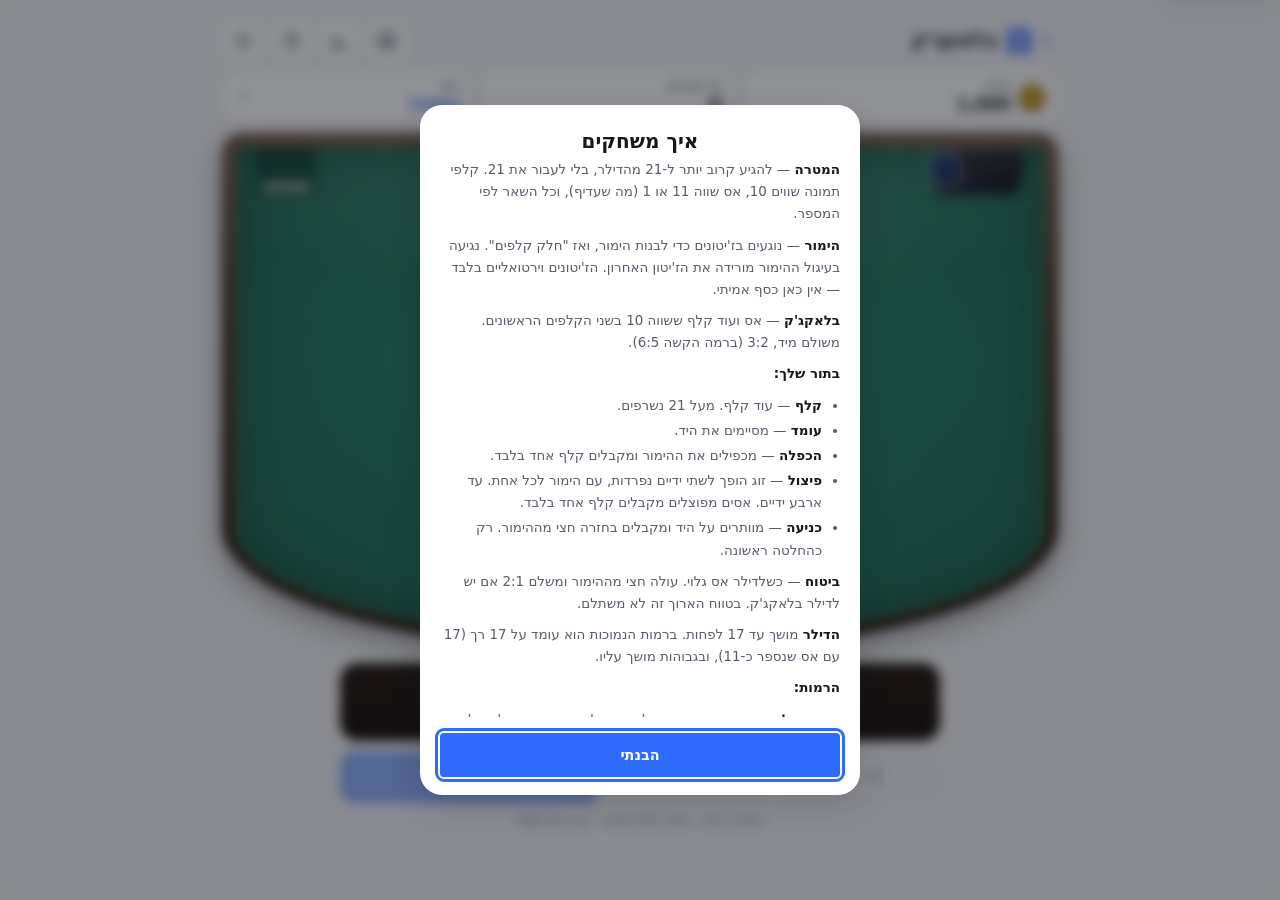
<file: blackjack.html>
<!DOCTYPE html>
<html lang="he" dir="rtl">
<head>
  <meta charset="UTF-8">
  <meta name="viewport" content="width=device-width, initial-scale=1.0, maximum-scale=1.0, user-scalable=no, viewport-fit=cover">
  <meta name="theme-color" content="#f4f5f7" media="(prefers-color-scheme: light)">
  <meta name="theme-color" content="#101216" media="(prefers-color-scheme: dark)">
  <meta name="description" content="בלאקג'ק בדפדפן — ארבע רמות, מחפיסה אחת עם המלצה בכל מהלך ועד שמונה חפיסות בלי עזרה. פיצול, הכפלה, כניעה וביטוח. ז'יטונים וירטואליים בלבד.">
  <meta name="mobile-web-app-capable" content="yes">
  <meta name="apple-mobile-web-app-capable" content="yes">
  <meta name="apple-mobile-web-app-status-bar-style" content="default">
  <meta name="apple-mobile-web-app-title" content="בלאקג'ק">
  <title>בלאקג'ק · מרכז המשחקים</title>
  <link rel="icon" href="icon.svg?v=eb3fe95c" type="image/svg+xml">
  <link rel="apple-touch-icon" sizes="180x180" href="icons/apple-touch-icon.png?v=33891005">
  <link rel="manifest" href="manifest.webmanifest?v=8c006993">
  <link rel="stylesheet" href="css/theme.css?v=35714093">
  <link rel="stylesheet" href="css/cards.css?v=b851b26c">
  <link rel="stylesheet" href="css/blackjack.css?v=c7728c1a">
</head>
<body class="bj-page">

<a class="skip-link" href="#main">דילוג לתוכן</a>
<p class="sr-only" id="live" role="status" aria-live="polite" aria-atomic="true"></p>

<div class="app">

  <header class="topbar">
    <a class="logo" href="index.html" title="חזרה למרכז המשחקים">
      <svg class="logo-back" viewBox="0 0 24 24" aria-hidden="true"><path d="M9 6l6 6-6 6"/></svg>
      <span class="logo-mark" aria-hidden="true"></span>
      <span class="logo-text">בלאקג'ק</span>
    </a>
    <div class="topbar-actions">
      <button type="button" class="icon-btn" id="btnSettings" aria-label="הגדרות" title="הגדרות">
        <svg viewBox="0 0 24 24" aria-hidden="true"><circle cx="12" cy="12" r="3"/><path d="M19.4 15a1.6 1.6 0 0 0 .3 1.8l.1.1a2 2 0 1 1-2.8 2.8l-.1-.1a1.6 1.6 0 0 0-1.8-.3 1.6 1.6 0 0 0-1 1.5V21a2 2 0 1 1-4 0v-.1A1.6 1.6 0 0 0 9 19.4a1.6 1.6 0 0 0-1.8.3l-.1.1a2 2 0 1 1-2.8-2.8l.1-.1a1.6 1.6 0 0 0 .3-1.8 1.6 1.6 0 0 0-1.5-1H3a2 2 0 1 1 0-4h.1A1.6 1.6 0 0 0 4.6 9a1.6 1.6 0 0 0-.3-1.8l-.1-.1a2 2 0 1 1 2.8-2.8l.1.1a1.6 1.6 0 0 0 1.8.3H9a1.6 1.6 0 0 0 1-1.5V3a2 2 0 1 1 4 0v.1a1.6 1.6 0 0 0 1 1.5 1.6 1.6 0 0 0 1.8-.3l.1-.1a2 2 0 1 1 2.8 2.8l-.1.1a1.6 1.6 0 0 0-.3 1.8V9a1.6 1.6 0 0 0 1.5 1H21a2 2 0 1 1 0 4h-.1a1.6 1.6 0 0 0-1.5 1z"/></svg>
      </button>
      <button type="button" class="icon-btn" id="btnStats" aria-label="סטטיסטיקות" title="סטטיסטיקות">
        <svg viewBox="0 0 24 24" aria-hidden="true"><path d="M4 20V10M10 20V4M16 20v-7M22 20H2"/></svg>
      </button>
      <button type="button" class="icon-btn" id="btnHelp" aria-label="איך משחקים" title="איך משחקים">
        <svg viewBox="0 0 24 24" aria-hidden="true"><circle cx="12" cy="12" r="9"/><path d="M9.6 9.4a2.5 2.5 0 1 1 3.3 2.4c-.6.2-.9.8-.9 1.4v.3M12 17v.01"/></svg>
      </button>
      <button type="button" class="icon-btn" id="btnTheme" aria-label="החלפת ערכת נושא" title="ערכת נושא">
        <svg class="icon-sun" viewBox="0 0 24 24" aria-hidden="true"><circle cx="12" cy="12" r="4.2"/><path d="M12 2v2.5M12 19.5V22M2 12h2.5M19.5 12H22M4.9 4.9l1.8 1.8M17.3 17.3l1.8 1.8M19.1 4.9l-1.8 1.8M6.7 17.3l-1.8 1.8"/></svg>
        <svg class="icon-moon" viewBox="0 0 24 24" aria-hidden="true"><path d="M20 14.5A8.5 8.5 0 1 1 9.5 4a6.8 6.8 0 0 0 10.5 10.5z"/></svg>
      </button>
    </div>
  </header>

  <div class="bj-hud">
    <div class="bj-hud-item bj-hud-bank">
      <span class="bj-hud-chip" aria-hidden="true"></span>
      <span class="bj-hud-text">
        <span class="bj-hud-label">קופה</span>
        <span class="bj-hud-value" id="statBank">1,000</span>
      </span>
    </div>
    <div class="bj-hud-item">
      <span class="bj-hud-text">
        <span class="bj-hud-label">על השולחן</span>
        <span class="bj-hud-value" id="statBet">0</span>
      </span>
    </div>
    <button type="button" class="bj-hud-item bj-level-btn" id="btnLevel" aria-label="החלפת רמה">
      <span class="bj-hud-text">
        <span class="bj-hud-label">רמה</span>
        <span class="bj-hud-value" id="statLevel">מתחיל</span>
      </span>
      <svg viewBox="0 0 24 24" aria-hidden="true"><path d="M6 9l6 6 6-6"/></svg>
    </button>
  </div>

  <main class="bj-stage" id="main" tabindex="-1">
    <!--
      השולחן בצורת חצי ירח: הדילר לאורך הצלע הישרה למעלה, השחקן על הקשת.
      משמאל לדילר (מימין על המסך) החפיסה, מולה מגש הקלפים שנזרקו, ובאמצע
      מגש הז'יטונים של הבית. הכיתוב מודפס על הלבד לאורך קשתות.
    -->
    <section class="bj-table felt" id="table" aria-label="שולחן הבלאקג'ק">

      <div class="bj-rail-top" aria-hidden="true">
        <div class="bj-discard" id="discard"><span class="bj-discard-pile"></span></div>
        <div class="bj-tray" id="tray"></div>
        <div class="bj-shoe" id="shoe">
          <span class="bj-shoe-body"></span>
          <span class="bj-shoe-card"></span>
        </div>
      </div>

      <div class="bj-zone bj-dealer">
        <div class="bj-cards" id="dealerCards" dir="ltr"></div>
        <div class="bj-zone-head">
          <span class="bj-total" id="dealerTotal" hidden></span>
        </div>
      </div>

      <!-- הדפס הלבד — קשתות עם טקסט, מאחורי הכול -->
      <svg class="bj-print" id="print" viewBox="0 0 400 150" aria-hidden="true" preserveAspectRatio="xMidYMid meet">
        <defs>
          <path id="arcMain" d="M 34 30 Q 200 112 366 30"/>
          <path id="arcSub" d="M 62 58 Q 200 128 338 58"/>
          <path id="arcIns" d="M 22 92 Q 200 176 378 92"/>
        </defs>
        <use href="#arcIns" class="bj-print-band"/>
        <use href="#arcIns" class="bj-print-band-in" transform="translate(0 14)"/>
        <text class="bj-print-main"><textPath href="#arcMain" startOffset="50%" text-anchor="middle" id="rulesMain">בלאקג'ק משלם 3:2</textPath></text>
        <text class="bj-print-sub"><textPath href="#arcSub" startOffset="50%" text-anchor="middle" id="rulesSub">הדילר עומד על 17 רך</textPath></text>
        <text class="bj-print-ins"><textPath href="#arcIns" startOffset="50%" text-anchor="middle" dy="11">ביטוח משלם 2:1</textPath></text>
      </svg>

      <p class="bj-banner" id="banner" hidden></p>
      <div class="bj-confetti" id="confetti" aria-hidden="true"></div>

      <div class="bj-zone bj-player">
        <div class="bj-hands" id="hands" dir="ltr"></div>

        <!-- עיגול ההימור המודפס — נגיעה בו מורידה את הז'יטון האחרון -->
        <button type="button" class="bj-spot" id="betSpot" aria-label="ההימור — נגיעה מורידה ז'יטון">
          <span class="bj-spot-stack" id="betStack"></span>
          <span class="bj-spot-amount" id="betAmount">הניחו הימור</span>
        </button>
      </div>
    </section>

    <div class="bj-docks">
    <p class="bj-advice" id="advice" aria-live="polite" hidden></p>
    <p class="bj-wait" id="waitLine" hidden></p>

    <!-- ==================== שלב ההימור ==================== -->
    <div class="bj-dock" id="betControls">
      <div class="bj-rack" id="chipRack" role="group" aria-label="ז'יטונים"></div>
      <div class="bj-row">
        <button type="button" class="btn btn-ghost bj-btn" id="btnClear">
          <svg viewBox="0 0 24 24" aria-hidden="true"><path d="M4 7h16M9 7V4h6v3M6 7l1 13h10l1-13"/></svg>
          <span>נקה</span>
        </button>
        <button type="button" class="btn btn-ghost bj-btn" id="btnRebet">
          <svg viewBox="0 0 24 24" aria-hidden="true"><path d="M4 12a8 8 0 1 0 2.4-5.7M4 4v4h4"/></svg>
          <span>כמו קודם</span>
        </button>
        <button type="button" class="btn btn-primary bj-btn bj-deal" id="btnDeal">
          <span>חלק קלפים</span>
        </button>
      </div>
    </div>

    <!-- ==================== ביטוח ==================== -->
    <div class="bj-dock" id="insControls" hidden>
      <p class="bj-prompt">לדילר אס גלוי. לקנות ביטוח?</p>
      <div class="bj-row">
        <button type="button" class="btn btn-ghost bj-btn" id="btnInsYes">ביטוח</button>
        <button type="button" class="btn btn-primary bj-btn" id="btnInsNo">בלי ביטוח</button>
      </div>
    </div>

    <!-- ==================== תור השחקן ==================== -->
    <!-- שתי הפעולות הנפוצות גדולות בשורה התחתונה, באזור האגודל; השאר מעליהן -->
    <div class="bj-dock" id="playControls" hidden>
      <div class="bj-actions-sub">
        <button type="button" class="bj-act" data-act="double" aria-keyshortcuts="D">
          <span class="bj-act-ico" aria-hidden="true">×2</span>
          <span>הכפלה</span>
        </button>
        <button type="button" class="bj-act" data-act="split" aria-keyshortcuts="P">
          <svg viewBox="0 0 24 24" aria-hidden="true"><path d="M12 20v-7M12 13L6 5M12 13l6-8M6 5v4M6 5h4M18 5v4M18 5h-4"/></svg>
          <span>פיצול</span>
        </button>
        <button type="button" class="bj-act" data-act="surrender" aria-keyshortcuts="R">
          <svg viewBox="0 0 24 24" aria-hidden="true"><path d="M5 21V4M5 4h11l-2 4 2 4H5"/></svg>
          <span>כניעה</span>
        </button>
        <button type="button" class="bj-act bj-act-hint" id="btnHint">
          <svg viewBox="0 0 24 24" aria-hidden="true"><path d="M9 18h6M10 21h4"/><path d="M12 3a6 6 0 0 0-3.6 10.8c.6.5.9 1.1 1 1.7h5.2c.1-.6.4-1.2 1-1.7A6 6 0 0 0 12 3z"/></svg>
          <span>רמז</span>
        </button>
      </div>
      <div class="bj-actions-main">
        <button type="button" class="bj-act bj-act-stand" data-act="stand" aria-keyshortcuts="S">
          <svg viewBox="0 0 24 24" aria-hidden="true"><path d="M6 12h12"/></svg>
          <span>עומד</span>
        </button>
        <button type="button" class="bj-act bj-act-hit" data-act="hit" aria-keyshortcuts="H">
          <svg viewBox="0 0 24 24" aria-hidden="true"><path d="M12 6v12M6 12h12"/></svg>
          <span>קלף</span>
        </button>
      </div>
    </div>

    <!-- ==================== סוף סיבוב ==================== -->
    <div class="bj-dock" id="doneControls" hidden>
      <div class="bj-row">
        <button type="button" class="btn btn-ghost bj-btn" id="btnChangeBet">שינוי הימור</button>
        <button type="button" class="btn btn-primary bj-btn bj-deal" id="btnAgain">
          <span>שוב · <span id="againAmount">0</span></span>
        </button>
      </div>
    </div>
    </div>
  </main>

  <footer class="footer">
    <span id="footerInfo">—</span>
  </footer>
</div>

<!-- ==================== רמה ==================== -->
<div class="modal" id="levelModal" hidden>
  <div class="modal-card" role="dialog" aria-modal="true" aria-labelledby="levelTitle">
    <h2 class="modal-title" id="levelTitle">בחירת רמה</h2>
    <p class="modal-sub">הקופה נשמרת כשעוברים רמה.</p>
    <div class="opt-seg" id="levelSeg">
      <button type="button" data-val="1">מתחיל</button>
      <button type="button" data-val="2">קל</button>
      <button type="button" data-val="3">בינוני</button>
      <button type="button" data-val="4">קשה</button>
    </div>
    <p class="opt-desc" id="levelDesc"></p>
    <div class="modal-actions">
      <button type="button" class="btn btn-ghost" data-close-modal>ביטול</button>
      <button type="button" class="btn btn-primary" id="btnLevelOk">לשולחן</button>
    </div>
  </div>
</div>

<!-- ==================== נגמרו הז'יטונים ==================== -->
<div class="modal" id="brokeModal" hidden>
  <div class="modal-card" role="dialog" aria-modal="true" aria-labelledby="brokeTitle">
    <div class="stuck-badge" aria-hidden="true">
      <svg viewBox="0 0 24 24"><circle cx="12" cy="12" r="8"/><path d="M12 8v4M12 16v.01"/></svg>
    </div>
    <h2 class="modal-title" id="brokeTitle">נגמרו הז'יטונים</h2>
    <p class="modal-sub" id="brokeSub">אין מספיק בקופה להימור המינימלי ברמה הזו.</p>
    <div class="modal-actions">
      <button type="button" class="btn btn-ghost" id="btnBrokeLevel">רמה אחרת</button>
      <button type="button" class="btn btn-primary" id="btnRebuy">קופה חדשה</button>
    </div>
  </div>
</div>

<!-- ==================== הגדרות ==================== -->
<div class="modal" id="settingsModal" hidden>
  <div class="modal-card" role="dialog" aria-modal="true" aria-labelledby="settingsTitle">
    <h2 class="modal-title" id="settingsTitle">הגדרות</h2>
    <div class="settings-list">
      <p class="settings-head">תצוגה ומשוב</p>
      <label class="setting">
        <span class="setting-text">
          <span class="setting-name">רטט</span>
          <span class="setting-desc" id="hapticsNote">משוב מישושי על קלף, ניצחון והפסד</span>
        </span>
        <input type="checkbox" class="switch" id="optHaptics" data-pref="haptics">
      </label>
      <label class="setting">
        <span class="setting-text">
          <span class="setting-name">צלילים</span>
          <span class="setting-desc" id="soundNote">קלפים, ז'יטונים וסוף סיבוב — בעוצמה נמוכה</span>
        </span>
        <input type="checkbox" class="switch" id="optSound" data-pref="sound">
      </label>
      <label class="setting">
        <span class="setting-text">
          <span class="setting-name">חלוקה מהירה</span>
          <span class="setting-desc">הקלפים והדילר זזים מהר יותר</span>
        </span>
        <input type="checkbox" class="switch" data-pref="fast">
      </label>
    </div>
    <div class="modal-actions">
      <button type="button" class="btn btn-primary" data-close-modal>סגור</button>
    </div>
  </div>
</div>

<!-- ==================== סטטיסטיקות ==================== -->
<div class="modal" id="statsModal" hidden>
  <div class="modal-card" role="dialog" aria-modal="true" aria-labelledby="statsTitle">
    <h2 class="modal-title" id="statsTitle">סטטיסטיקות</h2>
    <div class="stats-table" id="statsTable"></div>
    <div class="modal-actions">
      <button type="button" class="btn btn-ghost" id="btnClearStats">איפוס נתונים</button>
      <button type="button" class="btn btn-primary" data-close-modal>סגור</button>
    </div>
  </div>
</div>

<!-- ==================== איך משחקים ==================== -->
<div class="modal" id="helpModal" hidden>
  <div class="modal-card modal-wide" role="dialog" aria-modal="true" aria-labelledby="helpTitle">
    <h2 class="modal-title" id="helpTitle">איך משחקים</h2>
    <div class="help-body">
      <p><b>המטרה</b> — להגיע קרוב יותר ל-21 מהדילר, בלי לעבור את 21. קלפי
        תמונה שווים 10, אס שווה 11 או 1 (מה שעדיף), וכל השאר לפי המספר.</p>
      <p><b>הימור</b> — נוגעים בז'יטונים כדי לבנות הימור, ואז "חלק קלפים".
        נגיעה בעיגול ההימור מורידה את הז'יטון האחרון. הז'יטונים וירטואליים
        בלבד — אין כאן כסף אמיתי.</p>
      <p><b>בלאקג'ק</b> — אס ועוד קלף ששווה 10 בשני הקלפים הראשונים. משולם
        מיד, 3:2 (ברמה הקשה 6:5).</p>
      <p><b>בתור שלך:</b></p>
      <ul>
        <li><b>קלף</b> — עוד קלף. מעל 21 נשרפים.</li>
        <li><b>עומד</b> — מסיימים את היד.</li>
        <li><b>הכפלה</b> — מכפילים את ההימור ומקבלים קלף אחד בלבד.</li>
        <li><b>פיצול</b> — זוג הופך לשתי ידיים נפרדות, עם הימור לכל אחת. עד
          ארבע ידיים. אסים מפוצלים מקבלים קלף אחד בלבד.</li>
        <li><b>כניעה</b> — מוותרים על היד ומקבלים בחזרה חצי מההימור. רק
          כהחלטה ראשונה.</li>
      </ul>
      <p><b>ביטוח</b> — כשלדילר אס גלוי. עולה חצי מההימור ומשלם 2:1 אם יש
        לדילר בלאקג'ק. בטווח הארוך זה לא משתלם.</p>
      <p><b>הדילר</b> מושך עד 17 לפחות. ברמות הנמוכות הוא עומד על 17 רך (17
        עם אס שנספר כ-11), ובגבוהות מושך עליו.</p>
      <p><b>הרמות:</b></p>
      <ul>
        <li><b>מתחיל</b> — חפיסה אחת, והפעולה המומלצת מסומנת בכל מהלך.</li>
        <li><b>קל</b> — שתי חפיסות, ויש כפתור רמז.</li>
        <li><b>בינוני</b> — שש חפיסות, הדילר מושך על 17 רך, בלי רמזים.</li>
        <li><b>קשה</b> — שמונה חפיסות, 6:5, בלי הכפלה אחרי פיצול ובלי כניעה,
          והסכום לא מוצג.</li>
      </ul>
      <p><b>צלילים</b> — אפשר לכבות בהגדרות.</p>
      <p><b>מקלדת:</b> H קלף · S עומד · D הכפלה · P פיצול · R כניעה · Enter
        חלוקה.</p>
    </div>
    <div class="modal-actions">
      <button type="button" class="btn btn-primary" data-close-modal>הבנתי</button>
    </div>
  </div>
</div>

<!-- ==================== אישור ==================== -->
<div class="modal" id="confirmModal" hidden>
  <div class="modal-card" role="dialog" aria-modal="true" aria-labelledby="confirmText">
    <h2 class="modal-title" id="confirmTitle">רגע</h2>
    <p class="modal-sub" id="confirmText"></p>
    <div class="modal-actions">
      <button type="button" class="btn btn-ghost" data-close-modal>ביטול</button>
      <button type="button" class="btn btn-primary" id="btnConfirmOk">אישור</button>
    </div>
  </div>
</div>

<div class="toast" id="toast" role="status" hidden></div>

<script src="js/announce.js?v=b637ed5a"></script>
<script src="js/sw-register.js?v=89122463"></script>
<script src="js/modal.js?v=66375e94"></script>
<script src="js/howto.js?v=1ebd845d"></script>
<script src="js/haptics.js?v=88d431f4"></script>
<script src="js/playing-cards.js?v=4161f8e5"></script>
<script src="js/table-fx.js?v=b7942b8f"></script>
<script src="js/sound.js?v=9f3fcaa6"></script>
<script src="js/blackjack/engine.js?v=599fe742"></script>
<script src="js/blackjack/ui.js?v=03e696f7"></script>
</body>
</html>
</file>
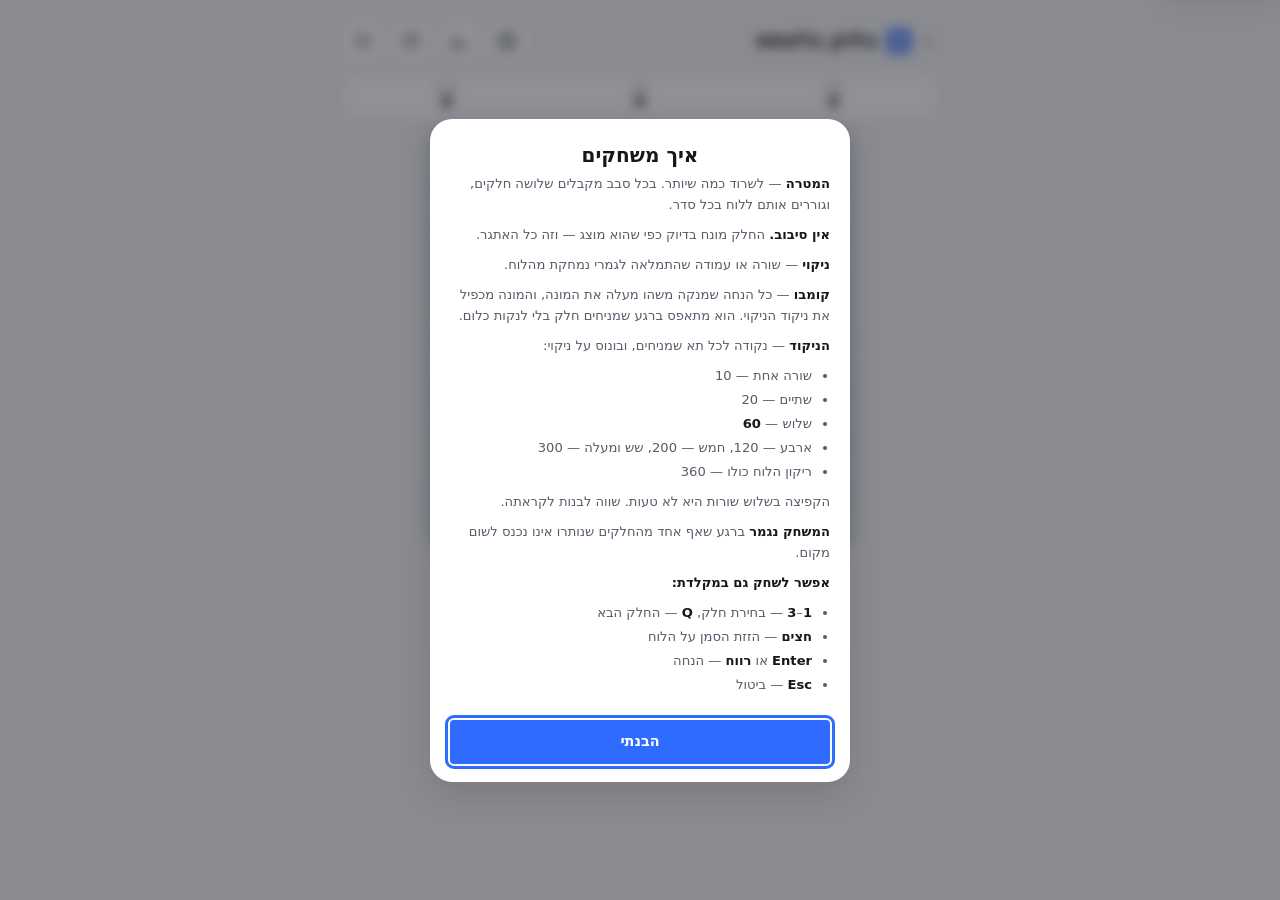
<file: blockblast.html>
<!DOCTYPE html>
<html lang="he" dir="rtl">
<head>
  <meta charset="UTF-8">
  <meta name="viewport" content="width=device-width, initial-scale=1.0, maximum-scale=1.0, user-scalable=no, viewport-fit=cover">
  <meta name="theme-color" content="#f4f5f7" media="(prefers-color-scheme: light)">
  <meta name="theme-color" content="#101216" media="(prefers-color-scheme: dark)">
  <meta name="description" content="בלוק בלאסט בדפדפן — לוח 8×8, שלושה חלקים בכל סבב, ניקוי שורות וקומבו. מותאם לטלפון.">
  <meta name="mobile-web-app-capable" content="yes">
  <meta name="apple-mobile-web-app-capable" content="yes">
  <meta name="apple-mobile-web-app-status-bar-style" content="default">
  <meta name="apple-mobile-web-app-title" content="בלוק בלאסט">
  <title>בלוק בלאסט · מרכז המשחקים</title>
  <link rel="icon" href="icon.svg?v=eb3fe95c" type="image/svg+xml">
  <link rel="apple-touch-icon" sizes="180x180" href="icons/apple-touch-icon.png?v=33891005">
  <link rel="manifest" href="manifest.webmanifest?v=8c006993">
  <link rel="stylesheet" href="css/theme.css?v=35714093">
  <link rel="stylesheet" href="css/blockblast.css?v=9524acd1">
</head>
<body>

<a class="skip-link" href="#main">דילוג לתוכן</a>
<p class="sr-only" id="live" role="status" aria-live="polite" aria-atomic="true"></p>

<div class="app">

  <header class="topbar">
    <a class="logo" href="index.html" title="חזרה למרכז המשחקים">
      <svg class="logo-back" viewBox="0 0 24 24" aria-hidden="true"><path d="M9 6l6 6-6 6"/></svg>
      <span class="logo-mark" aria-hidden="true"></span>
      <span class="logo-text">בלוק בלאסט</span>
    </a>
    <div class="topbar-actions">
      <button type="button" class="icon-btn" id="btnSettings" aria-label="הגדרות" title="הגדרות">
        <svg viewBox="0 0 24 24" aria-hidden="true"><circle cx="12" cy="12" r="3"/><path d="M19.4 15a1.6 1.6 0 0 0 .3 1.8l.1.1a2 2 0 1 1-2.8 2.8l-.1-.1a1.6 1.6 0 0 0-1.8-.3 1.6 1.6 0 0 0-1 1.5V21a2 2 0 1 1-4 0v-.1A1.6 1.6 0 0 0 9 19.4a1.6 1.6 0 0 0-1.8.3l-.1.1a2 2 0 1 1-2.8-2.8l.1-.1a1.6 1.6 0 0 0 .3-1.8 1.6 1.6 0 0 0-1.5-1H3a2 2 0 1 1 0-4h.1A1.6 1.6 0 0 0 4.6 9a1.6 1.6 0 0 0-.3-1.8l-.1-.1a2 2 0 1 1 2.8-2.8l.1.1a1.6 1.6 0 0 0 1.8.3H9a1.6 1.6 0 0 0 1-1.5V3a2 2 0 1 1 4 0v.1a1.6 1.6 0 0 0 1 1.5 1.6 1.6 0 0 0 1.8-.3l.1-.1a2 2 0 1 1 2.8 2.8l-.1.1a1.6 1.6 0 0 0-.3 1.8V9a1.6 1.6 0 0 0 1.5 1H21a2 2 0 1 1 0 4h-.1a1.6 1.6 0 0 0-1.5 1z"/></svg>
      </button>
      <button type="button" class="icon-btn" id="btnStats" aria-label="סטטיסטיקות" title="סטטיסטיקות">
        <svg viewBox="0 0 24 24" aria-hidden="true"><path d="M4 20V10M10 20V4M16 20v-7M22 20H2"/></svg>
      </button>
      <button type="button" class="icon-btn" id="btnHelp" aria-label="איך משחקים" title="איך משחקים">
        <svg viewBox="0 0 24 24" aria-hidden="true"><circle cx="12" cy="12" r="9"/><path d="M9.6 9.4a2.5 2.5 0 1 1 3.3 2.4c-.6.2-.9.8-.9 1.4v.3M12 17v.01"/></svg>
      </button>
      <button type="button" class="icon-btn" id="btnTheme" aria-label="החלפת ערכת נושא" title="ערכת נושא">
        <svg class="icon-sun" viewBox="0 0 24 24" aria-hidden="true"><circle cx="12" cy="12" r="4.2"/><path d="M12 2v2.5M12 19.5V22M2 12h2.5M19.5 12H22M4.9 4.9l1.8 1.8M17.3 17.3l1.8 1.8M19.1 4.9l-1.8 1.8M6.7 17.3l-1.8 1.8"/></svg>
        <svg class="icon-moon" viewBox="0 0 24 24" aria-hidden="true"><path d="M20 14.5A8.5 8.5 0 1 1 9.5 4a6.8 6.8 0 0 0 10.5 10.5z"/></svg>
      </button>
    </div>
  </header>

  <div class="statusbar">
    <div class="stat">
      <span class="stat-label">ניקוד</span>
      <span class="stat-value" id="statScore">0</span>
    </div>
    <div class="stat">
      <span class="stat-label">שיא</span>
      <span class="stat-value" id="statBest">0</span>
    </div>
    <div class="stat">
      <span class="stat-label">שורות</span>
      <span class="stat-value" id="statLines">0</span>
    </div>
  </div>

  <main class="bb-stage" id="main" tabindex="-1">
    <!-- מונה הקומבו — מופיע רק כשהוא פעיל -->
    <div class="combo" id="combo" hidden aria-live="polite">
      <span class="combo-x" id="comboX">×2</span>
      <span class="combo-word">קומבו</span>
    </div>

    <!--
      הלוח מוגדר LTR בכוונה: הדף כולו RTL, ורשת CSS ב-RTL מסדרת עמודות
      מימין לשמאל — כלומר עמודה 0 של המנוע הייתה מוצגת בקצה הימני, וכל
      צורת L הייתה מוצגת הפוכה ממה שהיא באמת
    -->
    <div class="board" id="board" dir="ltr" role="grid" aria-label="לוח המשחק"></div>
  </main>

  <section class="tray-wrap">
    <div class="tray" id="tray" aria-label="החלקים שלך"></div>
    <p class="tray-hint" id="trayHint">גררו חלק אל הלוח</p>
  </section>

  <footer class="footer">
    <button type="button" class="link-btn" id="btnNew">משחק חדש</button>
    <span class="footer-sep">·</span>
    <span id="footerInfo">—</span>
  </footer>
</div>

<!-- ==================== סוף משחק ==================== -->
<div class="modal" id="overModal" hidden>
  <div class="modal-card" role="dialog" aria-modal="true" aria-labelledby="overTitle">
    <div class="confetti" id="confetti" aria-hidden="true"></div>
    <h2 class="modal-title" id="overTitle">נגמרו המהלכים</h2>
    <p class="modal-sub" id="overSub"></p>
    <div class="win-stats" id="overStats"></div>
    <div class="modal-actions">
      <button type="button" class="btn btn-ghost" data-close-modal>סגור</button>
      <button type="button" class="btn btn-primary" id="btnOverNew">משחק חדש</button>
    </div>
  </div>
</div>

<!-- ==================== הגדרות ==================== -->
<div class="modal" id="settingsModal" hidden>
  <div class="modal-card" role="dialog" aria-modal="true" aria-labelledby="settingsTitle">
    <h2 class="modal-title" id="settingsTitle">הגדרות</h2>
    <div class="settings-list">
      <p class="settings-head">חוקי בית</p>
      <label class="setting">
        <span class="setting-text">
          <span class="setting-name">תמיד יש מהלך</span>
          <span class="setting-desc">מוודא שלכל שלישייה יש סדר הנחה שעובד. במשחק המקורי אין הבטחה כזו, ואפשר להפסיד בגלל הגרלה. שינוי מתחיל משחק חדש</span>
        </span>
        <input type="checkbox" class="switch" id="optGuaranteed" data-pref="guaranteed">
      </label>

      <p class="settings-head">תצוגה ומשוב</p>
      <label class="setting">
        <span class="setting-text">
          <span class="setting-name">סימון המקום</span>
          <span class="setting-desc">מראה בדיוק לאן החלק ייפול בזמן הגרירה</span>
        </span>
        <input type="checkbox" class="switch" id="optGhost" data-pref="ghost">
      </label>
      <label class="setting">
        <span class="setting-text">
          <span class="setting-name">רטט</span>
          <span class="setting-desc" id="hapticsNote">משוב מישושי על הנחה, ניקוי וסיום</span>
        </span>
        <input type="checkbox" class="switch" id="optHaptics" data-pref="haptics">
      </label>
    </div>
    <div class="modal-actions">
      <button type="button" class="btn btn-primary" data-close-modal>סגור</button>
    </div>
  </div>
</div>

<!-- ==================== סטטיסטיקות ==================== -->
<div class="modal" id="statsModal" hidden>
  <div class="modal-card" role="dialog" aria-modal="true" aria-labelledby="statsTitle">
    <h2 class="modal-title" id="statsTitle">סטטיסטיקות</h2>
    <div class="stats-table" id="statsTable"></div>
    <div class="modal-actions">
      <button type="button" class="btn btn-ghost" id="btnClearStats">איפוס נתונים</button>
      <button type="button" class="btn btn-primary" data-close-modal>סגור</button>
    </div>
  </div>
</div>

<!-- ==================== איך משחקים ==================== -->
<div class="modal" id="helpModal" hidden>
  <div class="modal-card modal-wide" role="dialog" aria-modal="true" aria-labelledby="helpTitle">
    <h2 class="modal-title" id="helpTitle">איך משחקים</h2>
    <div class="help-body">
      <p><b>המטרה</b> — לשרוד כמה שיותר. בכל סבב מקבלים שלושה חלקים, וגוררים
        אותם ללוח בכל סדר.</p>
      <p><b>אין סיבוב.</b> החלק מונח בדיוק כפי שהוא מוצג — וזה כל האתגר.</p>
      <p><b>ניקוי</b> — שורה או עמודה שהתמלאה לגמרי נמחקת מהלוח.</p>
      <p><b>קומבו</b> — כל הנחה שמנקה משהו מעלה את המונה, והמונה מכפיל את
        ניקוד הניקוי. הוא מתאפס ברגע שמניחים חלק בלי לנקות כלום.</p>
      <p><b>הניקוד</b> — נקודה לכל תא שמניחים, ובונוס על ניקוי:</p>
      <ul>
        <li>שורה אחת — 10</li>
        <li>שתיים — 20</li>
        <li>שלוש — <b>60</b></li>
        <li>ארבע — 120, חמש — 200, שש ומעלה — 300</li>
        <li>ריקון הלוח כולו — 360</li>
      </ul>
      <p>הקפיצה בשלוש שורות היא לא טעות. שווה לבנות לקראתה.</p>
      <p><b>המשחק נגמר</b> ברגע שאף אחד מהחלקים שנותרו אינו נכנס לשום מקום.</p>
      <p><b>אפשר לשחק גם במקלדת:</b></p>
      <ul>
        <li><b>1</b>–<b>3</b> — בחירת חלק, <b>Q</b> — החלק הבא</li>
        <li><b>חצים</b> — הזזת הסמן על הלוח</li>
        <li><b>Enter</b> או <b>רווח</b> — הנחה</li>
        <li><b>Esc</b> — ביטול</li>
      </ul>
    </div>
    <div class="modal-actions">
      <button type="button" class="btn btn-primary" data-close-modal>הבנתי</button>
    </div>
  </div>
</div>

<!-- ==================== אישור ==================== -->
<div class="modal" id="confirmModal" hidden>
  <div class="modal-card" role="dialog" aria-modal="true" aria-labelledby="confirmText">
    <h2 class="modal-title" id="confirmTitle">רגע</h2>
    <p class="modal-sub" id="confirmText"></p>
    <div class="modal-actions">
      <button type="button" class="btn btn-ghost" data-close-modal>ביטול</button>
      <button type="button" class="btn btn-primary" id="btnConfirmOk">אישור</button>
    </div>
  </div>
</div>

<div class="toast" id="toast" role="status" hidden></div>

<script src="js/announce.js?v=b637ed5a"></script>
<script src="js/sw-register.js?v=89122463"></script>
<script src="js/ui-math.js?v=28bacf43"></script>
<script src="js/modal.js?v=66375e94"></script>
<script src="js/howto.js?v=1ebd845d"></script>
<script src="js/haptics.js?v=88d431f4"></script>
<script src="js/blockblast/engine.js?v=9ded3782"></script>
<script src="js/blockblast/deal.js?v=55be3462"></script>
<script src="js/blockblast/game.js?v=06d25d56"></script>
<script src="js/blockblast/ui.js?v=f5ec59b7"></script>
</body>
</html>
</file>
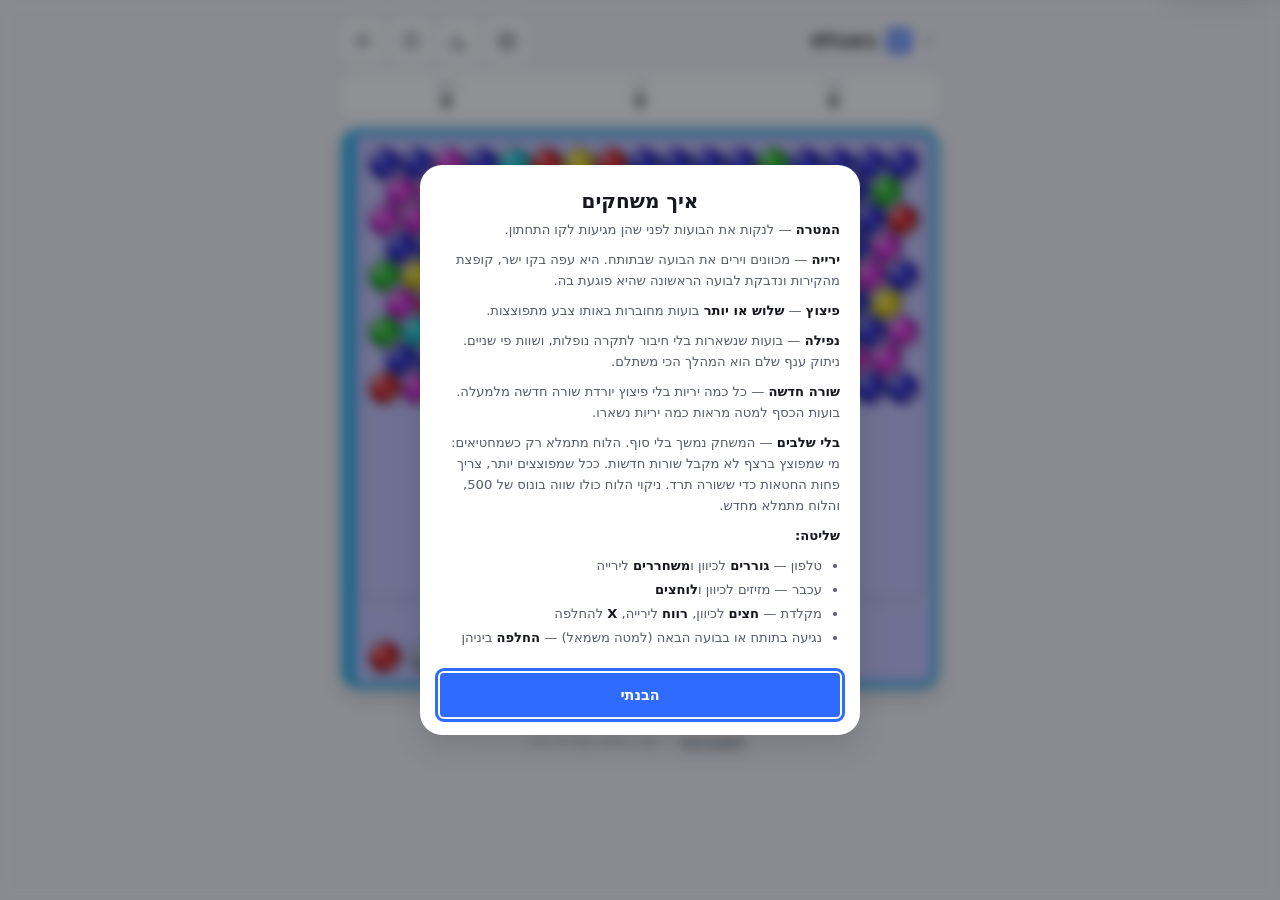
<file: bubbles.html>
<!DOCTYPE html>
<html lang="he" dir="rtl">
<head>
  <meta charset="UTF-8">
  <meta name="viewport" content="width=device-width, initial-scale=1.0, maximum-scale=1.0, user-scalable=no, viewport-fit=cover">
  <meta name="theme-color" content="#f4f5f7" media="(prefers-color-scheme: light)">
  <meta name="theme-color" content="#101216" media="(prefers-color-scheme: dark)">
  <meta name="description" content="באבלס בדפדפן — יורים בועות, מחברים שלוש באותו צבע ומפילים ענפים שלמים. מגע ועכבר, מותאם לטלפון.">
  <meta name="mobile-web-app-capable" content="yes">
  <meta name="apple-mobile-web-app-capable" content="yes">
  <meta name="apple-mobile-web-app-status-bar-style" content="default">
  <meta name="apple-mobile-web-app-title" content="באבלס">
  <title>באבלס · מרכז המשחקים</title>
  <link rel="icon" href="icon.svg?v=eb3fe95c" type="image/svg+xml">
  <link rel="apple-touch-icon" sizes="180x180" href="icons/apple-touch-icon.png?v=33891005">
  <link rel="manifest" href="manifest.webmanifest?v=8c006993">
  <link rel="stylesheet" href="css/theme.css?v=35714093">
  <link rel="stylesheet" href="css/bubbles.css?v=17144c66">
</head>
<body>

<a class="skip-link" href="#main">דילוג לתוכן</a>
<p class="sr-only" id="live" role="status" aria-live="polite" aria-atomic="true"></p>

<div class="app">

  <header class="topbar">
    <a class="logo" href="index.html" title="חזרה למרכז המשחקים">
      <svg class="logo-back" viewBox="0 0 24 24" aria-hidden="true"><path d="M9 6l6 6-6 6"/></svg>
      <span class="logo-mark" aria-hidden="true"></span>
      <span class="logo-text">באבלס</span>
    </a>
    <div class="topbar-actions">
      <button type="button" class="icon-btn" id="btnSettings" aria-label="הגדרות" title="הגדרות">
        <svg viewBox="0 0 24 24" aria-hidden="true"><circle cx="12" cy="12" r="3"/><path d="M19.4 15a1.6 1.6 0 0 0 .3 1.8l.1.1a2 2 0 1 1-2.8 2.8l-.1-.1a1.6 1.6 0 0 0-1.8-.3 1.6 1.6 0 0 0-1 1.5V21a2 2 0 1 1-4 0v-.1A1.6 1.6 0 0 0 9 19.4a1.6 1.6 0 0 0-1.8.3l-.1.1a2 2 0 1 1-2.8-2.8l.1-.1a1.6 1.6 0 0 0 .3-1.8 1.6 1.6 0 0 0-1.5-1H3a2 2 0 1 1 0-4h.1A1.6 1.6 0 0 0 4.6 9a1.6 1.6 0 0 0-.3-1.8l-.1-.1a2 2 0 1 1 2.8-2.8l.1.1a1.6 1.6 0 0 0 1.8.3H9a1.6 1.6 0 0 0 1-1.5V3a2 2 0 1 1 4 0v.1a1.6 1.6 0 0 0 1 1.5 1.6 1.6 0 0 0 1.8-.3l.1-.1a2 2 0 1 1 2.8 2.8l-.1.1a1.6 1.6 0 0 0-.3 1.8V9a1.6 1.6 0 0 0 1.5 1H21a2 2 0 1 1 0 4h-.1a1.6 1.6 0 0 0-1.5 1z"/></svg>
      </button>
      <button type="button" class="icon-btn" id="btnStats" aria-label="סטטיסטיקות" title="סטטיסטיקות">
        <svg viewBox="0 0 24 24" aria-hidden="true"><path d="M4 20V10M10 20V4M16 20v-7M22 20H2"/></svg>
      </button>
      <button type="button" class="icon-btn" id="btnHelp" aria-label="איך משחקים" title="איך משחקים">
        <svg viewBox="0 0 24 24" aria-hidden="true"><circle cx="12" cy="12" r="9"/><path d="M9.6 9.4a2.5 2.5 0 1 1 3.3 2.4c-.6.2-.9.8-.9 1.4v.3M12 17v.01"/></svg>
      </button>
      <button type="button" class="icon-btn" id="btnTheme" aria-label="החלפת ערכת נושא" title="ערכת נושא">
        <svg class="icon-sun" viewBox="0 0 24 24" aria-hidden="true"><circle cx="12" cy="12" r="4.2"/><path d="M12 2v2.5M12 19.5V22M2 12h2.5M19.5 12H22M4.9 4.9l1.8 1.8M17.3 17.3l1.8 1.8M19.1 4.9l-1.8 1.8M6.7 17.3l-1.8 1.8"/></svg>
        <svg class="icon-moon" viewBox="0 0 24 24" aria-hidden="true"><path d="M20 14.5A8.5 8.5 0 1 1 9.5 4a6.8 6.8 0 0 0 10.5 10.5z"/></svg>
      </button>
    </div>
  </header>

  <div class="statusbar">
    <div class="stat">
      <span class="stat-label">ניקוד</span>
      <span class="stat-value" id="statScore">0</span>
    </div>
    <div class="stat">
      <span class="stat-label">שיא</span>
      <span class="stat-value" id="statBest">0</span>
    </div>
    <div class="stat">
      <span class="stat-label">בועות</span>
      <span class="stat-value" id="statPopped">0</span>
    </div>
  </div>

  <main class="bb-stage" id="main" tabindex="-1">
    <div class="bubble-board" id="board">
      <canvas id="canvas" role="img" aria-label="לוח הבועות"></canvas>
    </div>
    <p class="bb-hint">גוררים כדי לכוון ומשחררים כדי לירות · נגיעה בבועה למטה מחליפה</p>
  </main>

  <footer class="footer">
    <button type="button" class="link-btn" id="btnNew">משחק חדש</button>
    <span class="footer-sep">·</span>
    <span id="footerInfo">—</span>
  </footer>
</div>

<!-- ==================== סוף משחק ==================== -->
<div class="modal" id="overModal" hidden>
  <div class="modal-card" role="dialog" aria-modal="true" aria-labelledby="overTitle">
    <div class="confetti" id="confetti" aria-hidden="true"></div>
    <h2 class="modal-title" id="overTitle">הבועות הגיעו לקו</h2>
    <p class="modal-sub" id="overSub"></p>
    <div class="win-stats" id="overStats"></div>
    <div class="modal-actions">
      <button type="button" class="btn btn-ghost" data-close-modal>סגור</button>
      <button type="button" class="btn btn-primary" id="btnOverNew">משחק חדש</button>
    </div>
  </div>
</div>

<!-- ==================== הגדרות ==================== -->
<div class="modal" id="settingsModal" hidden>
  <div class="modal-card" role="dialog" aria-modal="true" aria-labelledby="settingsTitle">
    <h2 class="modal-title" id="settingsTitle">הגדרות</h2>
    <div class="settings-list">
      <p class="settings-head">תצוגה ומשוב</p>
      <label class="setting">
        <span class="setting-text">
          <span class="setting-name">רטט</span>
          <span class="setting-desc" id="hapticsNote">משוב מישושי על ירייה, פיצוץ וסיום</span>
        </span>
        <input type="checkbox" class="switch" id="optHaptics" data-pref="haptics">
      </label>
      <label class="setting">
        <span class="setting-text">
          <span class="setting-name">סמלים על הבועות</span>
          <span class="setting-desc">צורה שונה לכל צבע — עוזר כשקשה להבחין בין צבעים</span>
        </span>
        <input type="checkbox" class="switch" id="optSymbols" data-pref="symbols">
      </label>
      <label class="setting">
        <span class="setting-text">
          <span class="setting-name">מסלול מלא</span>
          <span class="setting-desc">נקודות לאורך כל המסלול, כולל קפיצות מהקירות, ואיפה הבועה תנחת</span>
        </span>
        <input type="checkbox" class="switch" id="optGuide" data-pref="longGuide">
      </label>
    </div>
    <div class="modal-actions">
      <button type="button" class="btn btn-primary" data-close-modal>סגור</button>
    </div>
  </div>
</div>

<!-- ==================== סטטיסטיקות ==================== -->
<div class="modal" id="statsModal" hidden>
  <div class="modal-card" role="dialog" aria-modal="true" aria-labelledby="statsTitle">
    <h2 class="modal-title" id="statsTitle">סטטיסטיקות</h2>
    <div class="stats-table" id="statsTable"></div>
    <div class="modal-actions">
      <button type="button" class="btn btn-ghost" id="btnClearStats">איפוס נתונים</button>
      <button type="button" class="btn btn-primary" data-close-modal>סגור</button>
    </div>
  </div>
</div>

<!-- ==================== איך משחקים ==================== -->
<div class="modal" id="helpModal" hidden>
  <div class="modal-card modal-wide" role="dialog" aria-modal="true" aria-labelledby="helpTitle">
    <h2 class="modal-title" id="helpTitle">איך משחקים</h2>
    <div class="help-body">
      <p><b>המטרה</b> — לנקות את הבועות לפני שהן מגיעות לקו התחתון.</p>
      <p><b>ירייה</b> — מכוונים וירים את הבועה שבתותח. היא עפה בקו ישר,
        קופצת מהקירות ונדבקת לבועה הראשונה שהיא פוגעת בה.</p>
      <p><b>פיצוץ</b> — <b>שלוש או יותר</b> בועות מחוברות באותו צבע מתפוצצות.</p>
      <p><b>נפילה</b> — בועות שנשארות בלי חיבור לתקרה נופלות, ושוות פי שניים.
        ניתוק ענף שלם הוא המהלך הכי משתלם.</p>
      <p><b>שורה חדשה</b> — כל כמה יריות בלי פיצוץ יורדת שורה חדשה מלמעלה.
        בועות הכסף למטה מראות כמה יריות נשארו.</p>
      <p><b>בלי שלבים</b> — המשחק נמשך בלי סוף. הלוח מתמלא רק כשמחטיאים:
        מי שמפוצץ ברצף לא מקבל שורות חדשות. ככל שמפוצצים יותר, צריך פחות
        החטאות כדי ששורה תרד. ניקוי הלוח כולו שווה בונוס של 500, והלוח מתמלא מחדש.</p>
      <p><b>שליטה:</b></p>
      <ul>
        <li>טלפון — <b>גוררים</b> לכיוון ו<b>משחררים</b> לירייה</li>
        <li>עכבר — מזיזים לכיוון ו<b>לוחצים</b></li>
        <li>מקלדת — <b>חצים</b> לכיוון, <b>רווח</b> לירייה, <b>X</b> להחלפה</li>
        <li>נגיעה בתותח או בבועה הבאה (למטה משמאל) — <b>החלפה</b> ביניהן</li>
      </ul>
    </div>
    <div class="modal-actions">
      <button type="button" class="btn btn-primary" data-close-modal>הבנתי</button>
    </div>
  </div>
</div>

<!-- ==================== אישור ==================== -->
<div class="modal" id="confirmModal" hidden>
  <div class="modal-card" role="dialog" aria-modal="true" aria-labelledby="confirmText">
    <h2 class="modal-title" id="confirmTitle">רגע</h2>
    <p class="modal-sub" id="confirmText"></p>
    <div class="modal-actions">
      <button type="button" class="btn btn-ghost" data-close-modal>ביטול</button>
      <button type="button" class="btn btn-primary" id="btnConfirmOk">אישור</button>
    </div>
  </div>
</div>

<div class="toast" id="toast" role="status" hidden></div>

<script src="js/announce.js?v=b637ed5a"></script>
<script src="js/sw-register.js?v=89122463"></script>
<script src="js/modal.js?v=66375e94"></script>
<script src="js/howto.js?v=1ebd845d"></script>
<script src="js/haptics.js?v=88d431f4"></script>
<script src="js/bubbles/engine.js?v=a1c48430"></script>
<script src="js/bubbles/ui.js?v=e7d732b6"></script>
</body>
</html>
</file>
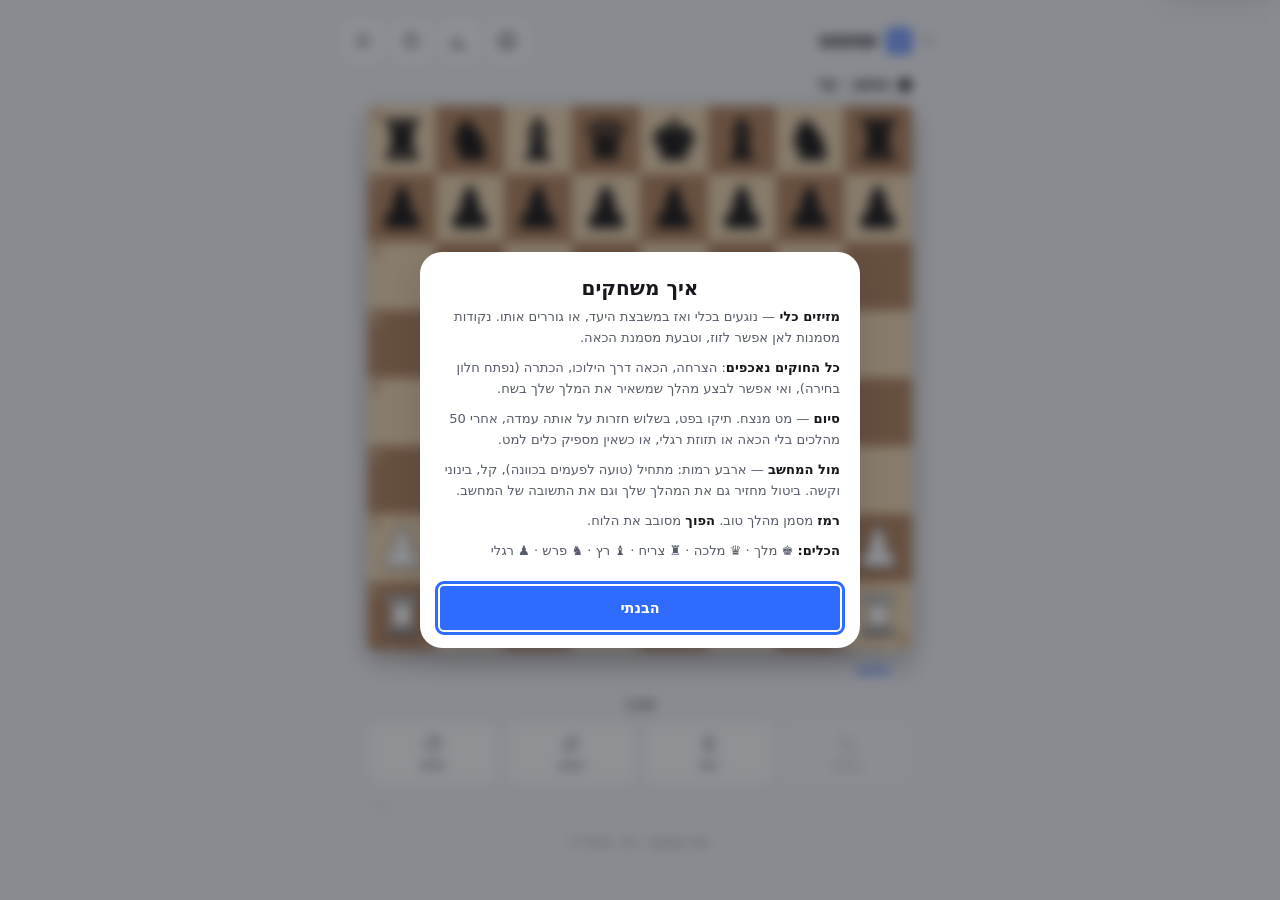
<file: chess.html>
<!DOCTYPE html>
<html lang="he" dir="rtl">
<head>
  <meta charset="UTF-8">
  <meta name="viewport" content="width=device-width, initial-scale=1.0, maximum-scale=1.0, user-scalable=no, viewport-fit=cover">
  <meta name="theme-color" content="#f4f5f7" media="(prefers-color-scheme: light)">
  <meta name="theme-color" content="#101216" media="(prefers-color-scheme: dark)">
  <meta name="description" content="שחמט בדפדפן — מול המחשב בארבע רמות או שני שחקנים על אותו מכשיר. כל החוקים, ביטול, רמז ורישום מהלכים.">
  <meta name="mobile-web-app-capable" content="yes">
  <meta name="apple-mobile-web-app-capable" content="yes">
  <meta name="apple-mobile-web-app-status-bar-style" content="default">
  <meta name="apple-mobile-web-app-title" content="שחמט">
  <title>שחמט · מרכז המשחקים</title>
  <link rel="icon" href="icon.svg?v=eb3fe95c" type="image/svg+xml">
  <link rel="apple-touch-icon" sizes="180x180" href="icons/apple-touch-icon.png?v=33891005">
  <link rel="manifest" href="manifest.webmanifest?v=8c006993">
  <link rel="stylesheet" href="css/theme.css?v=35714093">
  <link rel="stylesheet" href="css/chess.css?v=e1810248">
</head>
<body>

<a class="skip-link" href="#main">דילוג לתוכן</a>
<p class="sr-only" id="live" role="status" aria-live="polite" aria-atomic="true"></p>

<div class="app">

  <header class="topbar">
    <a class="logo" href="index.html" title="חזרה למרכז המשחקים">
      <svg class="logo-back" viewBox="0 0 24 24" aria-hidden="true"><path d="M9 6l6 6-6 6"/></svg>
      <span class="logo-mark" aria-hidden="true"></span>
      <span class="logo-text">שחמט</span>
    </a>
    <div class="topbar-actions">
      <button type="button" class="icon-btn" id="btnSettings" aria-label="הגדרות" title="הגדרות">
        <svg viewBox="0 0 24 24" aria-hidden="true"><circle cx="12" cy="12" r="3"/><path d="M19.4 15a1.6 1.6 0 0 0 .3 1.8l.1.1a2 2 0 1 1-2.8 2.8l-.1-.1a1.6 1.6 0 0 0-1.8-.3 1.6 1.6 0 0 0-1 1.5V21a2 2 0 1 1-4 0v-.1A1.6 1.6 0 0 0 9 19.4a1.6 1.6 0 0 0-1.8.3l-.1.1a2 2 0 1 1-2.8-2.8l.1-.1a1.6 1.6 0 0 0 .3-1.8 1.6 1.6 0 0 0-1.5-1H3a2 2 0 1 1 0-4h.1A1.6 1.6 0 0 0 4.6 9a1.6 1.6 0 0 0-.3-1.8l-.1-.1a2 2 0 1 1 2.8-2.8l.1.1a1.6 1.6 0 0 0 1.8.3H9a1.6 1.6 0 0 0 1-1.5V3a2 2 0 1 1 4 0v.1a1.6 1.6 0 0 0 1 1.5 1.6 1.6 0 0 0 1.8-.3l.1-.1a2 2 0 1 1 2.8 2.8l-.1.1a1.6 1.6 0 0 0-.3 1.8V9a1.6 1.6 0 0 0 1.5 1H21a2 2 0 1 1 0 4h-.1a1.6 1.6 0 0 0-1.5 1z"/></svg>
      </button>
      <button type="button" class="icon-btn" id="btnStats" aria-label="סטטיסטיקות" title="סטטיסטיקות">
        <svg viewBox="0 0 24 24" aria-hidden="true"><path d="M4 20V10M10 20V4M16 20v-7M22 20H2"/></svg>
      </button>
      <button type="button" class="icon-btn" id="btnHelp" aria-label="איך משחקים" title="איך משחקים">
        <svg viewBox="0 0 24 24" aria-hidden="true"><circle cx="12" cy="12" r="9"/><path d="M9.6 9.4a2.5 2.5 0 1 1 3.3 2.4c-.6.2-.9.8-.9 1.4v.3M12 17v.01"/></svg>
      </button>
      <button type="button" class="icon-btn" id="btnTheme" aria-label="החלפת ערכת נושא" title="ערכת נושא">
        <svg class="icon-sun" viewBox="0 0 24 24" aria-hidden="true"><circle cx="12" cy="12" r="4.2"/><path d="M12 2v2.5M12 19.5V22M2 12h2.5M19.5 12H22M4.9 4.9l1.8 1.8M17.3 17.3l1.8 1.8M19.1 4.9l-1.8 1.8M6.7 17.3l-1.8 1.8"/></svg>
        <svg class="icon-moon" viewBox="0 0 24 24" aria-hidden="true"><path d="M20 14.5A8.5 8.5 0 1 1 9.5 4a6.8 6.8 0 0 0 10.5 10.5z"/></svg>
      </button>
    </div>
  </header>

  <main class="ch-stage" id="main" tabindex="-1">
    <div class="ch-player" id="playerTop">
      <span class="ch-dot" id="dotTop"></span>
      <span class="ch-name" id="nameTop">מחשב</span>
      <span class="ch-captured" id="capTop" dir="ltr"></span>
    </div>

    <!-- הלוח LTR: a משמאל ו-h מימין, כמו בכל לוח שחמט -->
    <div class="ch-board-wrap">
      <div class="ch-board" id="board" dir="ltr" role="grid" aria-label="לוח השחמט"></div>
    </div>

    <div class="ch-player" id="playerBottom">
      <span class="ch-dot" id="dotBottom"></span>
      <span class="ch-name" id="nameBottom">את/ה</span>
      <span class="ch-captured" id="capBottom" dir="ltr"></span>
    </div>

    <p class="ch-status" id="statusLine" aria-live="polite">תורך</p>

    <div class="ch-actions">
      <button type="button" class="tool" id="btnUndo" aria-label="ביטול מהלך">
        <svg viewBox="0 0 24 24" aria-hidden="true"><path d="M9 14l-5-5 5-5"/><path d="M4 9h9a7 7 0 0 1 0 14h-3"/></svg>
        <span>ביטול</span>
      </button>
      <button type="button" class="tool" id="btnHint" aria-label="רמז">
        <svg viewBox="0 0 24 24" aria-hidden="true"><path d="M9 18h6M10 21h4"/><path d="M12 3a6 6 0 0 0-3.6 10.8c.6.5.9 1.1 1 1.7h5.2c.1-.6.4-1.2 1-1.7A6 6 0 0 0 12 3z"/></svg>
        <span>רמז</span>
      </button>
      <button type="button" class="tool" id="btnFlip" aria-label="הפיכת הלוח">
        <svg viewBox="0 0 24 24" aria-hidden="true"><path d="M7 4v16M7 20l-3-3M7 20l3-3M17 20V4M17 4l-3 3M17 4l3 3"/></svg>
        <span>הפוך</span>
      </button>
      <button type="button" class="tool" id="btnNew" aria-label="משחק חדש">
        <svg viewBox="0 0 24 24" aria-hidden="true"><path d="M20 12a8 8 0 1 1-2.5-5.8M20 4v4h-4"/></svg>
        <span>חדש</span>
      </button>
    </div>

    <ol class="ch-moves" id="moveList" dir="ltr" aria-label="רשימת המהלכים"></ol>
  </main>

  <footer class="footer">
    <span id="footerInfo">—</span>
  </footer>
</div>

<!-- ==================== משחק חדש ==================== -->
<div class="modal" id="newModal" hidden>
  <div class="modal-card" role="dialog" aria-modal="true" aria-labelledby="newTitle">
    <h2 class="modal-title" id="newTitle">משחק חדש</h2>
    <div class="ch-options">
      <p class="ch-opt-label">יריב</p>
      <div class="ch-seg" data-opt="mode">
        <button type="button" data-val="ai">מחשב</button>
        <button type="button" data-val="pvp">שני שחקנים</button>
      </div>
      <div class="ch-ai-only" id="aiOnly">
        <p class="ch-opt-label">רמה</p>
        <div class="ch-seg" data-opt="level">
          <button type="button" data-val="1">מתחיל</button>
          <button type="button" data-val="2">קל</button>
          <button type="button" data-val="3">בינוני</button>
          <button type="button" data-val="4">קשה</button>
        </div>
        <p class="ch-opt-label">הכלים שלך</p>
        <div class="ch-seg" data-opt="color">
          <button type="button" data-val="w">לבנים</button>
          <button type="button" data-val="random">אקראי</button>
          <button type="button" data-val="b">שחורים</button>
        </div>
      </div>
    </div>
    <div class="modal-actions">
      <button type="button" class="btn btn-ghost" data-close-modal>ביטול</button>
      <button type="button" class="btn btn-primary" id="btnStart">מתחילים</button>
    </div>
  </div>
</div>

<!-- ==================== הכתרה ==================== -->
<div class="modal" id="promoModal" hidden>
  <div class="modal-card" role="dialog" aria-modal="true" aria-labelledby="promoTitle">
    <h2 class="modal-title" id="promoTitle">הכתרה — לאיזה כלי?</h2>
    <div class="ch-promo" id="promoChoices" dir="ltr"></div>
  </div>
</div>

<!-- ==================== סוף משחק ==================== -->
<div class="modal" id="overModal" hidden>
  <div class="modal-card" role="dialog" aria-modal="true" aria-labelledby="overTitle">
    <h2 class="modal-title" id="overTitle">מט!</h2>
    <p class="modal-sub" id="overSub"></p>
    <div class="win-stats" id="overStats"></div>
    <div class="modal-actions">
      <button type="button" class="btn btn-ghost" data-close-modal>לראות את הלוח</button>
      <button type="button" class="btn btn-primary" id="btnOverNew">משחק חדש</button>
    </div>
  </div>
</div>

<!-- ==================== הגדרות ==================== -->
<div class="modal" id="settingsModal" hidden>
  <div class="modal-card" role="dialog" aria-modal="true" aria-labelledby="settingsTitle">
    <h2 class="modal-title" id="settingsTitle">הגדרות</h2>
    <div class="settings-list">
      <p class="settings-head">תצוגה ומשוב</p>
      <label class="setting">
        <span class="setting-text">
          <span class="setting-name">רטט</span>
          <span class="setting-desc" id="hapticsNote">משוב מישושי על מהלך, הכאה ושח</span>
        </span>
        <input type="checkbox" class="switch" id="optHaptics" data-pref="haptics">
      </label>
      <label class="setting">
        <span class="setting-text">
          <span class="setting-name">הצגת מהלכים אפשריים</span>
          <span class="setting-desc">נקודות על המשבצות שאליהן הכלי שנבחר יכול לזוז</span>
        </span>
        <input type="checkbox" class="switch" id="optHints" data-pref="showMoves">
      </label>
      <label class="setting">
        <span class="setting-text">
          <span class="setting-name">אותיות ומספרים על הלוח</span>
          <span class="setting-desc">a–h ו-1–8 בשולי המשבצות</span>
        </span>
        <input type="checkbox" class="switch" id="optCoords" data-pref="coords">
      </label>
      <label class="setting">
        <span class="setting-text">
          <span class="setting-name">הפיכה אוטומטית בשני שחקנים</span>
          <span class="setting-desc">הלוח מסתובב אל מי שתורו</span>
        </span>
        <input type="checkbox" class="switch" id="optAutoFlip" data-pref="autoFlip">
      </label>
    </div>
    <div class="modal-actions">
      <button type="button" class="btn btn-primary" data-close-modal>סגור</button>
    </div>
  </div>
</div>

<!-- ==================== סטטיסטיקות ==================== -->
<div class="modal" id="statsModal" hidden>
  <div class="modal-card" role="dialog" aria-modal="true" aria-labelledby="statsTitle">
    <h2 class="modal-title" id="statsTitle">סטטיסטיקות</h2>
    <div class="stats-table" id="statsTable"></div>
    <div class="modal-actions">
      <button type="button" class="btn btn-ghost" id="btnClearStats">איפוס נתונים</button>
      <button type="button" class="btn btn-primary" data-close-modal>סגור</button>
    </div>
  </div>
</div>

<!-- ==================== איך משחקים ==================== -->
<div class="modal" id="helpModal" hidden>
  <div class="modal-card modal-wide" role="dialog" aria-modal="true" aria-labelledby="helpTitle">
    <h2 class="modal-title" id="helpTitle">איך משחקים</h2>
    <div class="help-body">
      <p><b>מזיזים כלי</b> — נוגעים בכלי ואז במשבצת היעד, או גוררים אותו. נקודות
        מסמנות לאן אפשר לזוז, וטבעת מסמנת הכאה.</p>
      <p><b>כל החוקים נאכפים</b>: הצרחה, הכאה דרך הילוכו, הכתרה (נפתח חלון
        בחירה), ואי אפשר לבצע מהלך שמשאיר את המלך שלך בשח.</p>
      <p><b>סיום</b> — מט מנצח. תיקו בפט, בשלוש חזרות על אותה עמדה, אחרי 50
        מהלכים בלי הכאה או תזוזת רגלי, או כשאין מספיק כלים למט.</p>
      <p><b>מול המחשב</b> — ארבע רמות: מתחיל (טועה לפעמים בכוונה), קל, בינוני
        וקשה. ביטול מחזיר גם את המהלך שלך וגם את התשובה של המחשב.</p>
      <p><b>רמז</b> מסמן מהלך טוב. <b>הפוך</b> מסובב את הלוח.</p>
      <p><b>הכלים:</b> ♚&#xFE0E; מלך · ♛&#xFE0E; מלכה · ♜&#xFE0E; צריח · ♝&#xFE0E; רץ · ♞&#xFE0E; פרש · ♟&#xFE0E; רגלי</p>
    </div>
    <div class="modal-actions">
      <button type="button" class="btn btn-primary" data-close-modal>הבנתי</button>
    </div>
  </div>
</div>

<!-- ==================== אישור ==================== -->
<div class="modal" id="confirmModal" hidden>
  <div class="modal-card" role="dialog" aria-modal="true" aria-labelledby="confirmText">
    <h2 class="modal-title" id="confirmTitle">רגע</h2>
    <p class="modal-sub" id="confirmText"></p>
    <div class="modal-actions">
      <button type="button" class="btn btn-ghost" data-close-modal>ביטול</button>
      <button type="button" class="btn btn-primary" id="btnConfirmOk">אישור</button>
    </div>
  </div>
</div>

<div class="toast" id="toast" role="status" hidden></div>

<script src="js/announce.js?v=b637ed5a"></script>
<script src="js/sw-register.js?v=89122463"></script>
<script src="js/modal.js?v=66375e94"></script>
<script src="js/howto.js?v=1ebd845d"></script>
<script src="js/haptics.js?v=88d431f4"></script>
<script src="js/chess/engine.js?v=c262cc20"></script>
<script src="js/chess/ai.js?v=21a350b3"></script>
<script src="js/chess/ui.js?v=49745c28"></script>
</body>
</html>
</file>
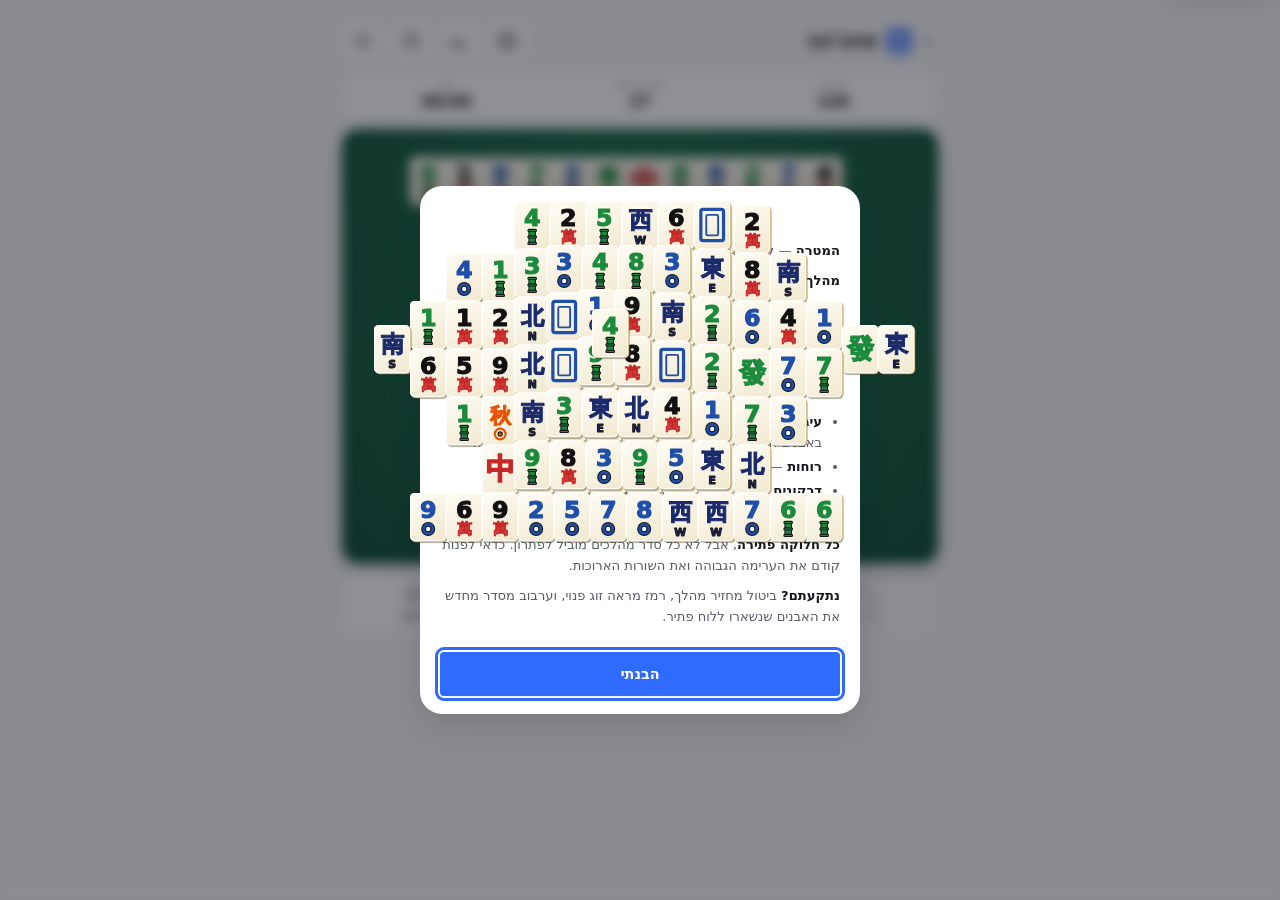
<file: mahjong.html>
<!DOCTYPE html>
<html lang="he" dir="rtl">
<head>
  <meta charset="UTF-8">
  <meta name="viewport" content="width=device-width, initial-scale=1.0, maximum-scale=1.0, user-scalable=no, viewport-fit=cover">
  <meta name="theme-color" content="#f4f5f7" media="(prefers-color-scheme: light)">
  <meta name="theme-color" content="#101216" media="(prefers-color-scheme: dark)">
  <meta name="description" content="מהג'ונג סוליטר בדפדפן — פריסת הצב הקלאסית, 144 אבנים, כל חלוקה פתירה. רמזים, ביטול וערבוב.">
  <meta name="mobile-web-app-capable" content="yes">
  <meta name="apple-mobile-web-app-capable" content="yes">
  <meta name="apple-mobile-web-app-status-bar-style" content="default">
  <meta name="apple-mobile-web-app-title" content="מהג'ונג">
  <title>מהג'ונג · מרכז המשחקים</title>
  <link rel="icon" href="icon.svg?v=eb3fe95c" type="image/svg+xml">
  <link rel="apple-touch-icon" sizes="180x180" href="icons/apple-touch-icon.png?v=33891005">
  <link rel="manifest" href="manifest.webmanifest?v=8c006993">
  <link rel="stylesheet" href="css/theme.css?v=35714093">
  <link rel="stylesheet" href="css/mahjong.css?v=3f315a38">
</head>
<body>

<a class="skip-link" href="#main">דילוג לתוכן</a>
<p class="sr-only" id="live" role="status" aria-live="polite" aria-atomic="true"></p>

<div class="app">

  <header class="topbar">
    <a class="logo" href="index.html" title="חזרה למרכז המשחקים">
      <svg class="logo-back" viewBox="0 0 24 24" aria-hidden="true"><path d="M9 6l6 6-6 6"/></svg>
      <span class="logo-mark" aria-hidden="true"></span>
      <span class="logo-text">מהג'ונג</span>
    </a>
    <div class="topbar-actions">
      <button type="button" class="icon-btn" id="btnSettings" aria-label="הגדרות" title="הגדרות">
        <svg viewBox="0 0 24 24" aria-hidden="true"><circle cx="12" cy="12" r="3"/><path d="M19.4 15a1.6 1.6 0 0 0 .3 1.8l.1.1a2 2 0 1 1-2.8 2.8l-.1-.1a1.6 1.6 0 0 0-1.8-.3 1.6 1.6 0 0 0-1 1.5V21a2 2 0 1 1-4 0v-.1A1.6 1.6 0 0 0 9 19.4a1.6 1.6 0 0 0-1.8.3l-.1.1a2 2 0 1 1-2.8-2.8l.1-.1a1.6 1.6 0 0 0 .3-1.8 1.6 1.6 0 0 0-1.5-1H3a2 2 0 1 1 0-4h.1A1.6 1.6 0 0 0 4.6 9a1.6 1.6 0 0 0-.3-1.8l-.1-.1a2 2 0 1 1 2.8-2.8l.1.1a1.6 1.6 0 0 0 1.8.3H9a1.6 1.6 0 0 0 1-1.5V3a2 2 0 1 1 4 0v.1a1.6 1.6 0 0 0 1 1.5 1.6 1.6 0 0 0 1.8-.3l.1-.1a2 2 0 1 1 2.8 2.8l-.1.1a1.6 1.6 0 0 0-.3 1.8V9a1.6 1.6 0 0 0 1.5 1H21a2 2 0 1 1 0 4h-.1a1.6 1.6 0 0 0-1.5 1z"/></svg>
      </button>
      <button type="button" class="icon-btn" id="btnStats" aria-label="סטטיסטיקות" title="סטטיסטיקות">
        <svg viewBox="0 0 24 24" aria-hidden="true"><path d="M4 20V10M10 20V4M16 20v-7M22 20H2"/></svg>
      </button>
      <button type="button" class="icon-btn" id="btnHelp" aria-label="איך משחקים" title="איך משחקים">
        <svg viewBox="0 0 24 24" aria-hidden="true"><circle cx="12" cy="12" r="9"/><path d="M9.6 9.4a2.5 2.5 0 1 1 3.3 2.4c-.6.2-.9.8-.9 1.4v.3M12 17v.01"/></svg>
      </button>
      <button type="button" class="icon-btn" id="btnTheme" aria-label="החלפת ערכת נושא" title="ערכת נושא">
        <svg class="icon-sun" viewBox="0 0 24 24" aria-hidden="true"><circle cx="12" cy="12" r="4.2"/><path d="M12 2v2.5M12 19.5V22M2 12h2.5M19.5 12H22M4.9 4.9l1.8 1.8M17.3 17.3l1.8 1.8M19.1 4.9l-1.8 1.8M6.7 17.3l-1.8 1.8"/></svg>
        <svg class="icon-moon" viewBox="0 0 24 24" aria-hidden="true"><path d="M20 14.5A8.5 8.5 0 1 1 9.5 4a6.8 6.8 0 0 0 10.5 10.5z"/></svg>
      </button>
    </div>
  </header>

  <div class="statusbar">
    <div class="stat">
      <span class="stat-label">אבנים</span>
      <span class="stat-value" id="statLeft">144</span>
    </div>
    <div class="stat">
      <span class="stat-label">זוגות פנויים</span>
      <span class="stat-value" id="statPairs">0</span>
    </div>
    <div class="stat">
      <span class="stat-label">זמן</span>
      <span class="stat-value" id="statTime">00:00</span>
    </div>
  </div>

  <main class="mj-stage" id="main" tabindex="-1">
    <!--
      הלוח LTR בכוונה: הפריסה מוגדרת בקואורדינטות שמאל→ימין, וחוק "צד
      פנוי" של המנוע מתייחס לשמאל וימין אמיתיים.
    -->
    <div class="mj-felt" id="felt">
      <div class="mj-board" id="board" dir="ltr" role="group" aria-label="לוח המהג'ונג"></div>
    </div>

    <div class="mj-actions">
      <button type="button" class="tool" id="btnUndo" aria-label="ביטול מהלך">
        <svg viewBox="0 0 24 24" aria-hidden="true"><path d="M9 14l-5-5 5-5"/><path d="M4 9h9a7 7 0 0 1 0 14h-3"/></svg>
        <span>ביטול</span>
      </button>
      <button type="button" class="tool" id="btnHint" aria-label="רמז">
        <svg viewBox="0 0 24 24" aria-hidden="true"><path d="M9 18h6M10 21h4"/><path d="M12 3a6 6 0 0 0-3.6 10.8c.6.5.9 1.1 1 1.7h5.2c.1-.6.4-1.2 1-1.7A6 6 0 0 0 12 3z"/></svg>
        <span>רמז</span>
      </button>
      <button type="button" class="tool" id="btnShuffle" aria-label="ערבוב האבנים שנשארו">
        <svg viewBox="0 0 24 24" aria-hidden="true"><path d="M16 3h5v5M4 20L21 3M21 16v5h-5M15 15l6 6M4 4l5 5"/></svg>
        <span>ערבוב</span>
      </button>
      <button type="button" class="tool" id="btnNew" aria-label="משחק חדש">
        <svg viewBox="0 0 24 24" aria-hidden="true"><path d="M20 12a8 8 0 1 1-2.5-5.8M20 4v4h-4"/></svg>
        <span>חדש</span>
      </button>
    </div>
  </main>

  <footer class="footer">
    <span id="footerInfo">—</span>
  </footer>
</div>

<!-- ==================== ניצחון ==================== -->
<div class="modal" id="winModal" hidden>
  <div class="modal-card" role="dialog" aria-modal="true" aria-labelledby="winTitle">
    <div class="confetti" id="confetti" aria-hidden="true"></div>
    <h2 class="modal-title" id="winTitle">הלוח נוקה!</h2>
    <p class="modal-sub" id="winSub"></p>
    <div class="win-stats" id="winStats"></div>
    <div class="modal-actions">
      <button type="button" class="btn btn-ghost" data-close-modal>סגור</button>
      <button type="button" class="btn btn-primary" id="btnWinNew">משחק חדש</button>
    </div>
  </div>
</div>

<!-- ==================== אין מהלכים ==================== -->
<div class="modal" id="stuckModal" hidden>
  <div class="modal-card" role="dialog" aria-modal="true" aria-labelledby="stuckTitle">
    <h2 class="modal-title" id="stuckTitle">אין עוד זוגות פנויים</h2>
    <p class="modal-sub">אפשר לערבב את האבנים שנשארו — הערבוב תמיד משאיר לוח פתיר. או לבטל כמה מהלכים ולנסות דרך אחרת.</p>
    <div class="modal-actions">
      <button type="button" class="btn btn-ghost" id="btnStuckUndo">ביטול מהלך</button>
      <button type="button" class="btn btn-primary" id="btnStuckShuffle">ערבוב</button>
    </div>
  </div>
</div>

<!-- ==================== הגדרות ==================== -->
<div class="modal" id="settingsModal" hidden>
  <div class="modal-card" role="dialog" aria-modal="true" aria-labelledby="settingsTitle">
    <h2 class="modal-title" id="settingsTitle">הגדרות</h2>
    <div class="settings-list">
      <p class="settings-head">תצוגה ומשוב</p>
      <label class="setting">
        <span class="setting-text">
          <span class="setting-name">רטט</span>
          <span class="setting-desc" id="hapticsNote">משוב מישושי על בחירה, זוג וסיום</span>
        </span>
        <input type="checkbox" class="switch" id="optHaptics" data-pref="haptics">
      </label>
      <label class="setting">
        <span class="setting-text">
          <span class="setting-name">אבנים ברורות</span>
          <span class="setting-desc">ספרה גדולה וסמל סדרה אחד — קל לזהות גם באבן קטנה. כבוי = הציור הקלאסי</span>
        </span>
        <input type="checkbox" class="switch" id="optClear" data-pref="clearFaces">
      </label>
      <label class="setting">
        <span class="setting-text">
          <span class="setting-name">הדגשת אבנים חופשיות</span>
          <span class="setting-desc">אבנים חסומות מוצגות מעט כהות יותר</span>
        </span>
        <input type="checkbox" class="switch" id="optDim" data-pref="dimBlocked">
      </label>
      <label class="setting">
        <span class="setting-text">
          <span class="setting-name">שעון</span>
          <span class="setting-desc">הצגת הזמן בשורת המצב</span>
        </span>
        <input type="checkbox" class="switch" id="optTimer" data-pref="timer">
      </label>
    </div>
    <div class="modal-actions">
      <button type="button" class="btn btn-primary" data-close-modal>סגור</button>
    </div>
  </div>
</div>

<!-- ==================== סטטיסטיקות ==================== -->
<div class="modal" id="statsModal" hidden>
  <div class="modal-card" role="dialog" aria-modal="true" aria-labelledby="statsTitle">
    <h2 class="modal-title" id="statsTitle">סטטיסטיקות</h2>
    <div class="stats-table" id="statsTable"></div>
    <div class="modal-actions">
      <button type="button" class="btn btn-ghost" id="btnClearStats">איפוס נתונים</button>
      <button type="button" class="btn btn-primary" data-close-modal>סגור</button>
    </div>
  </div>
</div>

<!-- ==================== איך משחקים ==================== -->
<div class="modal" id="helpModal" hidden>
  <div class="modal-card modal-wide" role="dialog" aria-modal="true" aria-labelledby="helpTitle">
    <h2 class="modal-title" id="helpTitle">איך משחקים</h2>
    <div class="help-body">
      <p><b>המטרה</b> — לפנות את כל 144 האבנים מהלוח.</p>
      <p><b>מהלך</b> — בוחרים שתי אבנים <b>זהות</b> ששתיהן <b>חופשיות</b>, והן יוצאות.</p>
      <p><b>אבן חופשית</b> — אין עליה אבן אחרת (גם לא חלקית), ולפחות צד אחד שלה —
        שמאל או ימין — פנוי. אבן שחסומה משני הצדדים לא זזה.</p>
      <p><b>פרחים ועונות</b> — כל פרח מתאים לכל פרח, וכל עונה לכל עונה.</p>
      <p><b>האבנים:</b></p>
      <ul>
        <li><b>עיגולים</b> (כחול), <b>במבוק</b> (ירוק) ו<b>סימנים</b> (萬 אדום) — 1 עד 9.
          באבנים הברורות רואים ספרה גדולה ומתחתיה את סמל הסדרה</li>
        <li><b>רוחות</b> — 東 מזרח, 南 דרום, 西 מערב, 北 צפון</li>
        <li><b>דרקונים</b> — 中 אדום, 發 ירוק, ומסגרת כחולה ללבן</li>
        <li><b>פרחים</b> 梅 蘭 菊 竹 ו<b>עונות</b> 春 夏 秋 冬</li>
      </ul>
      <p><b>כל חלוקה פתירה</b>, אבל לא כל סדר מהלכים מוביל לפתרון. כדאי לפנות קודם
        את הערימה הגבוהה ואת השורות הארוכות.</p>
      <p><b>נתקעתם?</b> ביטול מחזיר מהלך, רמז מראה זוג פנוי, וערבוב מסדר מחדש את
        האבנים שנשארו ללוח פתיר.</p>
    </div>
    <div class="modal-actions">
      <button type="button" class="btn btn-primary" data-close-modal>הבנתי</button>
    </div>
  </div>
</div>

<!-- ==================== אישור ==================== -->
<div class="modal" id="confirmModal" hidden>
  <div class="modal-card" role="dialog" aria-modal="true" aria-labelledby="confirmText">
    <h2 class="modal-title" id="confirmTitle">רגע</h2>
    <p class="modal-sub" id="confirmText"></p>
    <div class="modal-actions">
      <button type="button" class="btn btn-ghost" data-close-modal>ביטול</button>
      <button type="button" class="btn btn-primary" id="btnConfirmOk">אישור</button>
    </div>
  </div>
</div>

<div class="toast" id="toast" role="status" hidden></div>

<script src="js/announce.js?v=b637ed5a"></script>
<script src="js/sw-register.js?v=89122463"></script>
<script src="js/modal.js?v=66375e94"></script>
<script src="js/howto.js?v=1ebd845d"></script>
<script src="js/haptics.js?v=88d431f4"></script>
<script src="js/mahjong/faces.js?v=de8a2f34"></script>
<script src="js/mahjong/engine.js?v=4cdc70a1"></script>
<script src="js/mahjong/ui.js?v=cf576641"></script>
</body>
</html>
</file>
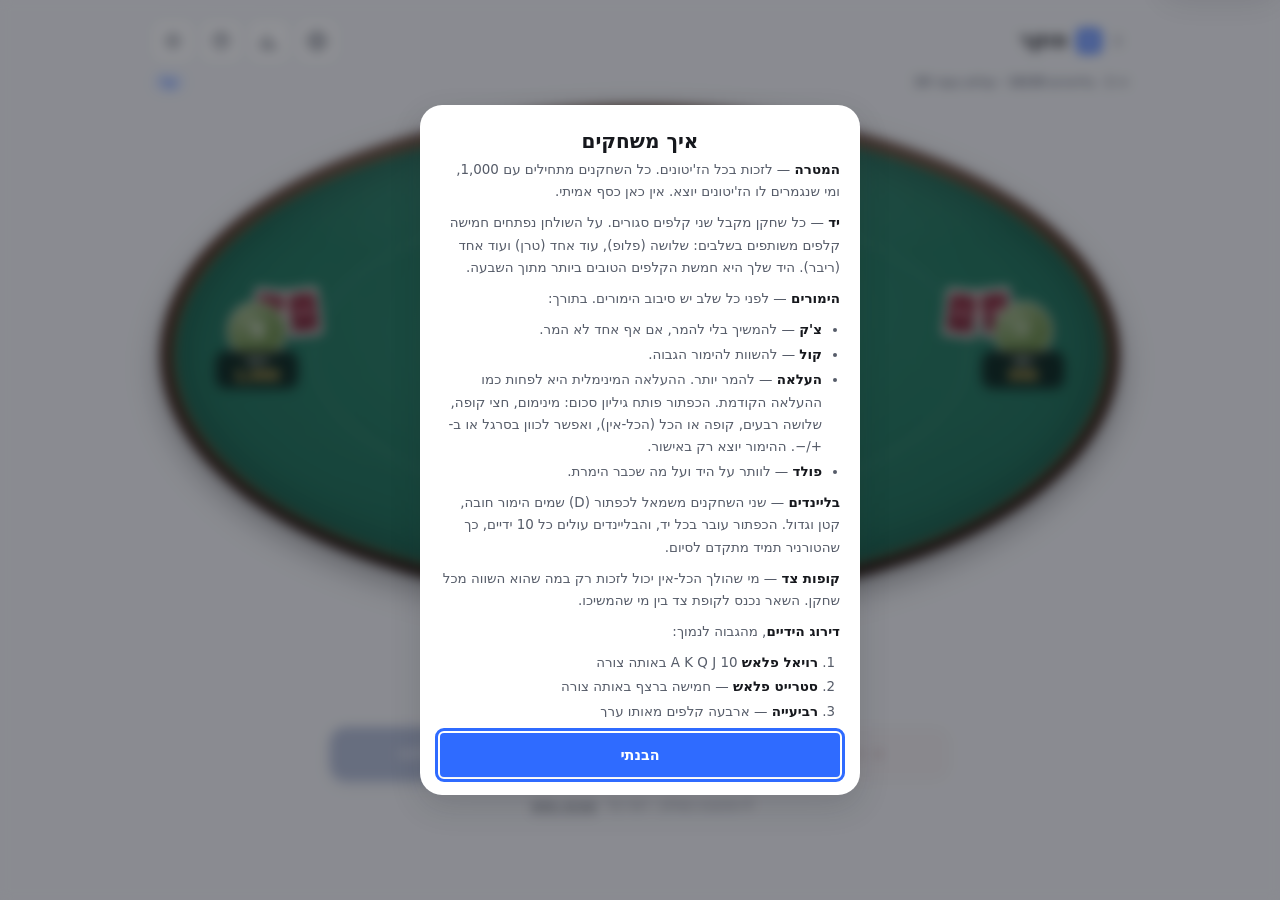
<file: poker.html>
<!DOCTYPE html>
<html lang="he" dir="rtl">
<head>
  <meta charset="UTF-8">
  <meta name="viewport" content="width=device-width, initial-scale=1.0, maximum-scale=1.0, user-scalable=no, viewport-fit=cover">
  <meta name="theme-color" content="#f4f5f7" media="(prefers-color-scheme: light)">
  <meta name="theme-color" content="#101216" media="(prefers-color-scheme: dark)">
  <meta name="description" content="פוקר טקסס הולדם בדפדפן — טורניר מול 1 עד 5 יריבים ממוחשבים בארבע רמות קושי. בליינדים עולים, קופות צד, ובלי כסף אמיתי.">
  <meta name="mobile-web-app-capable" content="yes">
  <meta name="apple-mobile-web-app-capable" content="yes">
  <meta name="apple-mobile-web-app-status-bar-style" content="default">
  <meta name="apple-mobile-web-app-title" content="פוקר">
  <title>פוקר · מרכז המשחקים</title>
  <link rel="icon" href="icon.svg?v=eb3fe95c" type="image/svg+xml">
  <link rel="apple-touch-icon" sizes="180x180" href="icons/apple-touch-icon.png?v=33891005">
  <link rel="manifest" href="manifest.webmanifest?v=8c006993">
  <link rel="stylesheet" href="css/theme.css?v=35714093">
  <link rel="stylesheet" href="css/cards.css?v=b851b26c">
  <link rel="stylesheet" href="css/poker.css?v=bcffdc4a">
</head>
<body>

<a class="skip-link" href="#main">דילוג לתוכן</a>
<p class="sr-only" id="live" role="status" aria-live="polite" aria-atomic="true"></p>

<div class="app">

  <header class="topbar">
    <a class="logo" href="index.html" title="חזרה למרכז המשחקים">
      <svg class="logo-back" viewBox="0 0 24 24" aria-hidden="true"><path d="M9 6l6 6-6 6"/></svg>
      <span class="logo-mark" aria-hidden="true"></span>
      <span class="logo-text">פוקר</span>
    </a>
    <div class="topbar-actions">
      <button type="button" class="icon-btn" id="btnSettings" aria-label="הגדרות" title="הגדרות">
        <svg viewBox="0 0 24 24" aria-hidden="true"><circle cx="12" cy="12" r="3"/><path d="M19.4 15a1.6 1.6 0 0 0 .3 1.8l.1.1a2 2 0 1 1-2.8 2.8l-.1-.1a1.6 1.6 0 0 0-1.8-.3 1.6 1.6 0 0 0-1 1.5V21a2 2 0 1 1-4 0v-.1A1.6 1.6 0 0 0 9 19.4a1.6 1.6 0 0 0-1.8.3l-.1.1a2 2 0 1 1-2.8-2.8l.1-.1a1.6 1.6 0 0 0 .3-1.8 1.6 1.6 0 0 0-1.5-1H3a2 2 0 1 1 0-4h.1A1.6 1.6 0 0 0 4.6 9a1.6 1.6 0 0 0-.3-1.8l-.1-.1a2 2 0 1 1 2.8-2.8l.1.1a1.6 1.6 0 0 0 1.8.3H9a1.6 1.6 0 0 0 1-1.5V3a2 2 0 1 1 4 0v.1a1.6 1.6 0 0 0 1 1.5 1.6 1.6 0 0 0 1.8-.3l.1-.1a2 2 0 1 1 2.8 2.8l-.1.1a1.6 1.6 0 0 0-.3 1.8V9a1.6 1.6 0 0 0 1.5 1H21a2 2 0 1 1 0 4h-.1a1.6 1.6 0 0 0-1.5 1z"/></svg>
      </button>
      <button type="button" class="icon-btn" id="btnStats" aria-label="סטטיסטיקות" title="סטטיסטיקות">
        <svg viewBox="0 0 24 24" aria-hidden="true"><path d="M4 20V10M10 20V4M16 20v-7M22 20H2"/></svg>
      </button>
      <button type="button" class="icon-btn" id="btnHelp" aria-label="איך משחקים" title="איך משחקים">
        <svg viewBox="0 0 24 24" aria-hidden="true"><circle cx="12" cy="12" r="9"/><path d="M9.6 9.4a2.5 2.5 0 1 1 3.3 2.4c-.6.2-.9.8-.9 1.4v.3M12 17v.01"/></svg>
      </button>
      <button type="button" class="icon-btn" id="btnTheme" aria-label="החלפת ערכת נושא" title="ערכת נושא">
        <svg class="icon-sun" viewBox="0 0 24 24" aria-hidden="true"><circle cx="12" cy="12" r="4.2"/><path d="M12 2v2.5M12 19.5V22M2 12h2.5M19.5 12H22M4.9 4.9l1.8 1.8M17.3 17.3l1.8 1.8M19.1 4.9l-1.8 1.8M6.7 17.3l-1.8 1.8"/></svg>
        <svg class="icon-moon" viewBox="0 0 24 24" aria-hidden="true"><path d="M20 14.5A8.5 8.5 0 1 1 9.5 4a6.8 6.8 0 0 0 10.5 10.5z"/></svg>
      </button>
    </div>
  </header>

  <main class="pk-stage" id="main" tabindex="-1">
    <div class="pk-info" id="info">
      <span class="pk-info-item" id="infoHand">יד 1</span>
      <span class="pk-info-item" id="infoBlinds">בליינדים 10/20</span>
      <span class="pk-info-level" id="infoLevel">מתחיל</span>
    </div>

    <!-- השולחן: לבד אובלי עם רייל. יריבים מסביב, קופה וקלפי שולחן במרכז,
         ומול כל מושב מקום להימור שלו. הכל ממוקם באחוזים מתוך השולחן -->
    <div class="felt pk-table pc-backs-red" id="table" data-n="3" data-shape="tall">
      <div class="pk-print" aria-hidden="true">
        <span class="felt-print">טקסס הולדם</span>
      </div>
      <div class="pk-deck" id="deck" aria-hidden="true"><span></span><span></span><span></span></div>
      <div class="pk-seats" id="seats"></div>
      <div class="pk-center">
        <div class="pk-pot is-empty" id="pot">
          <span class="pk-pot-stack" id="potStack" aria-hidden="true"></span>
          <span class="pk-pot-text"><span class="pk-pot-label">קופה</span> <b id="potAmount">0</b></span>
        </div>
        <div class="pk-board" id="board" role="group" aria-label="קלפי השולחן"></div>
        <p class="pk-msg" id="tableMsg" aria-hidden="true"></p>
      </div>
      <div class="pk-bet-spot pk-mybet" id="myBet" data-seat="0"></div>
      <span class="pk-puck" id="puck" aria-hidden="true">D</span>
    </div>

    <!-- היד שלך: הקלפים יושבים על שפת השולחן, ולידם הערימה וחוזק היד -->
    <section class="pk-me" id="me" aria-label="היד שלך">
      <div class="pk-hole" id="myCards"></div>
      <div class="pk-myplate" id="myPlate">
        <span class="pk-avatar pk-av-me" id="myAvatar" aria-hidden="true"><span>את</span></span>
        <span class="pk-mytext">
          <span class="pk-name">את/ה</span>
          <span class="pk-stack" id="myStack">1,000</span>
        </span>
        <span class="pk-strength" id="strength">
          <span class="pk-hand" id="myHand"></span>
          <span class="pk-meter" id="meter" aria-hidden="true"><i id="meterBar"></i></span>
        </span>
      </div>
    </section>

    <!-- פעולות — באזור האגודל. העלאה בשני שלבים: הכפתור פותח גיליון סכום,
         והאישור בגיליון מבצע. כך נגיעה לא מכוונת לא מהמרת -->
    <section class="pk-actions" id="actions" aria-label="פעולות">
      <p class="pk-status" id="status" aria-hidden="true"></p>

      <div class="pk-sheet" id="raiseSheet" role="group" aria-label="סכום ההעלאה" hidden>
        <div class="pk-presets" id="presets">
          <button type="button" class="pk-pre" data-pre="min">מינ׳</button>
          <button type="button" class="pk-pre" data-pre="half">½ קופה</button>
          <button type="button" class="pk-pre" data-pre="threeq">¾ קופה</button>
          <button type="button" class="pk-pre" data-pre="pot">קופה</button>
          <button type="button" class="pk-pre" data-pre="all">הכל</button>
        </div>
        <div class="pk-amount-row">
          <button type="button" class="pk-step" id="btnLess" aria-label="פחות">
            <svg viewBox="0 0 24 24" aria-hidden="true"><path d="M6 12h12"/></svg>
          </button>
          <output class="pk-amount" id="raiseAmount" aria-live="polite">0</output>
          <button type="button" class="pk-step" id="btnMore" aria-label="יותר">
            <svg viewBox="0 0 24 24" aria-hidden="true"><path d="M12 6v12M6 12h12"/></svg>
          </button>
        </div>
        <label class="pk-slider">
          <span class="sr-only">סכום ההעלאה</span>
          <input type="range" id="raiseRange" min="0" max="100" step="5" value="0">
        </label>
        <div class="pk-sheet-actions">
          <button type="button" class="btn btn-ghost" id="btnRaiseCancel">ביטול</button>
          <button type="button" class="btn btn-primary pk-confirm" id="btnRaiseGo">העלאה</button>
        </div>
      </div>

      <div class="pk-buttons" id="buttons">
        <button type="button" class="pk-btn pk-fold" id="btnFold" title="פולד (F)" disabled>
          <svg viewBox="0 0 24 24" aria-hidden="true"><path d="M7 7l10 10M17 7L7 17"/></svg>
          <span class="pk-btn-text" id="foldText">פולד</span>
        </button>
        <button type="button" class="pk-btn pk-call" id="btnCall" title="צ'ק / קול (C)" disabled>
          <svg viewBox="0 0 24 24" aria-hidden="true"><path d="M5 12.5l4.2 4.2L19 7"/></svg>
          <span class="pk-btn-text" id="callText">צ'ק</span>
        </button>
        <button type="button" class="pk-btn pk-raise" id="btnRaise" title="העלאה (R)" aria-haspopup="true" aria-expanded="false" disabled>
          <svg viewBox="0 0 24 24" aria-hidden="true"><path d="M12 19V5M6 11l6-6 6 6"/></svg>
          <span class="pk-btn-text" id="raiseText">העלאה</span>
        </button>
      </div>
      <div class="pk-next" id="nextRow" hidden>
        <button type="button" class="btn btn-primary" id="btnNext">יד הבאה</button>
      </div>
    </section>
  </main>

  <footer class="footer">
    <span id="footerInfo">—</span>
    <button type="button" class="link-btn" id="btnNew">טורניר חדש</button>
  </footer>
</div>

<!-- ==================== טורניר חדש ==================== -->
<div class="modal" id="newModal" hidden>
  <div class="modal-card" role="dialog" aria-modal="true" aria-labelledby="newTitle">
    <h2 class="modal-title" id="newTitle">טורניר חדש</h2>
    <p class="modal-sub">כולם מתחילים עם 1,000 ז'יטונים. משחקים עד שנשאר אחד.</p>
    <div class="pk-options">
      <p class="opt-label">יריבים</p>
      <div class="opt-seg" data-opt="opponents">
        <button type="button" data-val="1">1</button>
        <button type="button" data-val="2">2</button>
        <button type="button" data-val="3">3</button>
        <button type="button" data-val="4">4</button>
        <button type="button" data-val="5">5</button>
      </div>
      <p class="opt-label">רמה</p>
      <div class="opt-seg" data-opt="level">
        <button type="button" data-val="1">מתחיל</button>
        <button type="button" data-val="2">קל</button>
        <button type="button" data-val="3">בינוני</button>
        <button type="button" data-val="4">קשה</button>
      </div>
      <p class="opt-desc" id="levelDesc"></p>
    </div>
    <div class="modal-actions">
      <button type="button" class="btn btn-ghost" data-close-modal>ביטול</button>
      <button type="button" class="btn btn-primary" id="btnStart">מתחילים</button>
    </div>
  </div>
</div>

<!-- ==================== סוף טורניר ==================== -->
<div class="modal" id="overModal" hidden>
  <div class="modal-card" role="dialog" aria-modal="true" aria-labelledby="overTitle">
    <div class="confetti" id="confetti" aria-hidden="true"></div>
    <div class="win-badge" id="overBadge" aria-hidden="true">
      <svg viewBox="0 0 24 24"><path d="M5 12.5l4.2 4.2L19 7"/></svg>
    </div>
    <h2 class="modal-title" id="overTitle">ניצחת בטורניר!</h2>
    <p class="modal-sub" id="overSub"></p>
    <div class="win-stats" id="overStats"></div>
    <div class="modal-actions">
      <button type="button" class="btn btn-ghost" data-close-modal>לשולחן</button>
      <button type="button" class="btn btn-primary" id="btnOverNew">טורניר חדש</button>
    </div>
  </div>
</div>

<!-- ==================== הגדרות ==================== -->
<div class="modal" id="settingsModal" hidden>
  <div class="modal-card" role="dialog" aria-modal="true" aria-labelledby="settingsTitle">
    <h2 class="modal-title" id="settingsTitle">הגדרות</h2>
    <div class="settings-list">
      <p class="settings-head">משחק</p>
      <label class="setting">
        <span class="setting-text">
          <span class="setting-name">הצגת היד שלך</span>
          <span class="setting-desc">שם היד הטובה ביותר שיש לך כרגע, למשל "זוג מלכים"</span>
        </span>
        <input type="checkbox" class="switch" id="optHand" data-pref="showHand">
      </label>
      <p class="settings-head">קצב היריבים</p>
      <div class="opt-seg" data-pref-seg="speed">
        <button type="button" data-val="slow">איטי</button>
        <button type="button" data-val="normal">רגיל</button>
        <button type="button" data-val="fast">מהיר</button>
      </div>
      <p class="settings-head">משוב</p>
      <label class="setting">
        <span class="setting-text">
          <span class="setting-name">צלילים</span>
          <span class="setting-desc">ערבוב, חלוקה, ז'יטונים וזכייה — בעוצמה נמוכה</span>
        </span>
        <input type="checkbox" class="switch" id="optSound" data-pref="sound">
      </label>
      <label class="setting">
        <span class="setting-text">
          <span class="setting-name">רטט</span>
          <span class="setting-desc" id="hapticsNote">משוב מישושי על פעולה, חלוקה וזכייה</span>
        </span>
        <input type="checkbox" class="switch" id="optHaptics" data-pref="haptics">
      </label>
    </div>
    <div class="modal-actions">
      <button type="button" class="btn btn-primary" data-close-modal>סגור</button>
    </div>
  </div>
</div>

<!-- ==================== סטטיסטיקות ==================== -->
<div class="modal" id="statsModal" hidden>
  <div class="modal-card" role="dialog" aria-modal="true" aria-labelledby="statsTitle">
    <h2 class="modal-title" id="statsTitle">סטטיסטיקות</h2>
    <div class="stats-table" id="statsTable"></div>
    <div class="modal-actions">
      <button type="button" class="btn btn-ghost" id="btnClearStats">איפוס נתונים</button>
      <button type="button" class="btn btn-primary" data-close-modal>סגור</button>
    </div>
  </div>
</div>

<!-- ==================== איך משחקים ==================== -->
<div class="modal" id="helpModal" hidden>
  <div class="modal-card modal-wide" role="dialog" aria-modal="true" aria-labelledby="helpTitle">
    <h2 class="modal-title" id="helpTitle">איך משחקים</h2>
    <div class="help-body">
      <p><b>המטרה</b> — לזכות בכל הז'יטונים. כל השחקנים מתחילים עם 1,000, ומי
        שנגמרים לו הז'יטונים יוצא. אין כאן כסף אמיתי.</p>
      <p><b>יד</b> — כל שחקן מקבל שני קלפים סגורים. על השולחן נפתחים חמישה קלפים
        משותפים בשלבים: שלושה (פלופ), עוד אחד (טרן) ועוד אחד (ריבר). היד שלך היא
        חמשת הקלפים הטובים ביותר מתוך השבעה.</p>
      <p><b>הימורים</b> — לפני כל שלב יש סיבוב הימורים. בתורך:</p>
      <ul>
        <li><b>צ'ק</b> — להמשיך בלי להמר, אם אף אחד לא המר.</li>
        <li><b>קול</b> — להשוות להימור הגבוה.</li>
        <li><b>העלאה</b> — להמר יותר. ההעלאה המינימלית היא לפחות כמו ההעלאה
          הקודמת. הכפתור פותח גיליון סכום: מינימום, חצי קופה, שלושה רבעים, קופה
          או הכל (הכל-אין), ואפשר לכוון בסרגל או ב-+/−. ההימור יוצא רק באישור.</li>
        <li><b>פולד</b> — לוותר על היד ועל מה שכבר הימרת.</li>
      </ul>
      <p><b>בליינדים</b> — שני השחקנים משמאל לכפתור (D) שמים הימור חובה, קטן
        וגדול. הכפתור עובר בכל יד, והבליינדים עולים כל 10 ידיים, כך שהטורניר
        תמיד מתקדם לסיום.</p>
      <p><b>קופות צד</b> — מי שהולך הכל-אין יכול לזכות רק במה שהוא השווה מכל
        שחקן. השאר נכנס לקופת צד בין מי שהמשיכו.</p>
      <p><b>דירוג הידיים</b>, מהגבוה לנמוך:</p>
      <ol class="pk-ranks">
        <li><b>רויאל פלאש</b> <span dir="ltr">A K Q J 10</span> באותה צורה</li>
        <li><b>סטרייט פלאש</b> — חמישה ברצף באותה צורה</li>
        <li><b>רביעייה</b> — ארבעה קלפים מאותו ערך</li>
        <li><b>פול האוס</b> — שלישייה ועוד זוג</li>
        <li><b>פלאש</b> — חמישה באותה צורה</li>
        <li><b>סטרייט</b> — חמישה ברצף (גם <span dir="ltr">A 2 3 4 5</span>)</li>
        <li><b>שלישייה</b> — שלושה מאותו ערך</li>
        <li><b>שני זוגות</b></li>
        <li><b>זוג</b></li>
        <li><b>קלף גבוה</b> — כשאין שום צירוף</li>
      </ol>
      <p>בשוויון מכריעים הקלפים הנותרים בחמישייה (קיקר). אם גם הם שווים — הקופה
        מתחלקת.</p>
      <p><b>הרמות</b> — מתחיל משווה כמעט הכול ונדיר שמעלה. קל משחק לפי חוזק היד
        ומבלף מעט. בינוני מחשב סיכויים מול יחס הקופה ומבלף לפעמים. קשה מחשב
        יותר, משנה גודל הימורים, מבצע צ'ק-רייז ולומד את הסגנון שלך.</p>
      <p><b>מקלדת</b> — <kbd>F</kbd> פולד, <kbd>C</kbd> צ'ק או קול, <kbd>R</kbd>
        העלאה (פותח את גיליון הסכום, ולחיצה נוספת מאשרת), חיצים לשינוי הסכום,
        <kbd>Esc</kbd> סוגר את הגיליון, <kbd>Enter</kbd> ליד הבאה.</p>
    </div>
    <div class="modal-actions">
      <button type="button" class="btn btn-primary" data-close-modal>הבנתי</button>
    </div>
  </div>
</div>

<!-- ==================== אישור ==================== -->
<div class="modal" id="confirmModal" hidden>
  <div class="modal-card" role="dialog" aria-modal="true" aria-labelledby="confirmText">
    <h2 class="modal-title" id="confirmTitle">רגע</h2>
    <p class="modal-sub" id="confirmText"></p>
    <div class="modal-actions">
      <button type="button" class="btn btn-ghost" data-close-modal>ביטול</button>
      <button type="button" class="btn btn-primary" id="btnConfirmOk">אישור</button>
    </div>
  </div>
</div>

<div class="toast" id="toast" role="status" hidden></div>

<script src="js/announce.js?v=b637ed5a"></script>
<script src="js/sw-register.js?v=89122463"></script>
<script src="js/modal.js?v=66375e94"></script>
<script src="js/howto.js?v=1ebd845d"></script>
<script src="js/haptics.js?v=88d431f4"></script>
<script src="js/playing-cards.js?v=4161f8e5"></script>
<script src="js/table-fx.js?v=b7942b8f"></script>
<script src="js/sound.js?v=9f3fcaa6"></script>
<script src="js/poker/engine.js?v=7f031ddc"></script>
<script src="js/poker/ai.js?v=806a8418"></script>
<script src="js/poker/ui.js?v=659e2e62"></script>
</body>
</html>
</file>
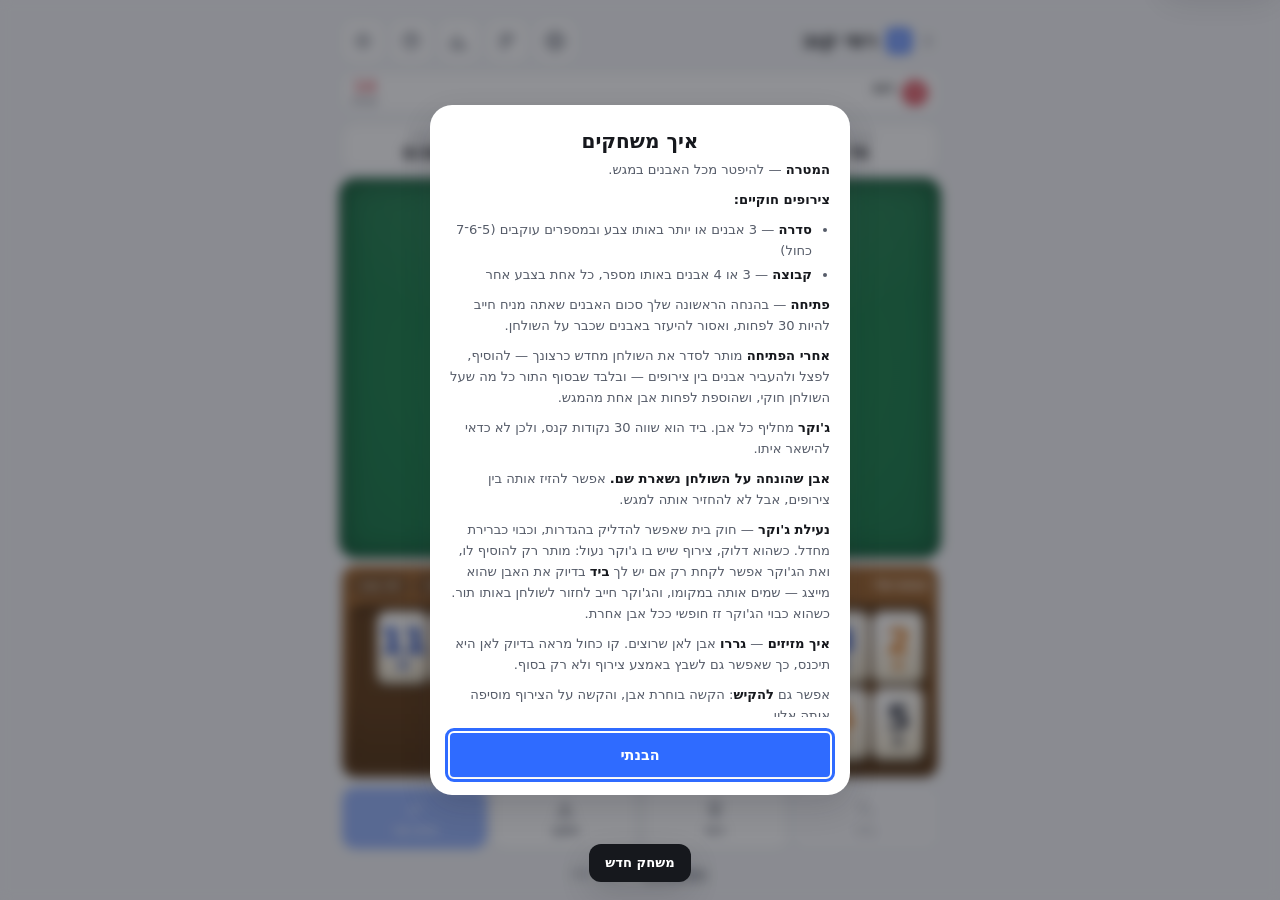
<file: rummikub.html>
<!DOCTYPE html>
<html lang="he" dir="rtl">
<head>
  <meta charset="UTF-8">
  <meta name="viewport" content="width=device-width, initial-scale=1.0, maximum-scale=1.0, user-scalable=no, viewport-fit=cover">
  <meta name="theme-color" content="#f4f5f7" media="(prefers-color-scheme: light)">
  <meta name="theme-color" content="#101216" media="(prefers-color-scheme: dark)">
  <meta name="description" content="רמי קוב בדפדפן — 106 אבנים, סדרות וקבוצות, ג'וקרים, יריבים ממוחשבים. מותאם לטלפון.">
  <meta name="mobile-web-app-capable" content="yes">
  <meta name="apple-mobile-web-app-capable" content="yes">
  <meta name="apple-mobile-web-app-status-bar-style" content="default">
  <meta name="apple-mobile-web-app-title" content="רמי קוב">
  <title>רמי קוב · מרכז המשחקים</title>
  <link rel="icon" href="icon.svg?v=eb3fe95c" type="image/svg+xml">
  <link rel="apple-touch-icon" sizes="180x180" href="icons/apple-touch-icon.png?v=33891005">
  <link rel="manifest" href="manifest.webmanifest?v=8c006993">
  <link rel="stylesheet" href="css/theme.css?v=35714093">
  <link rel="stylesheet" href="css/rummikub.css?v=d04566a0">
</head>
<body>

<a class="skip-link" href="#main">דילוג לתוכן</a>
<p class="sr-only" id="live" role="status" aria-live="polite" aria-atomic="true"></p>

<div class="app">

  <header class="topbar">
    <a class="logo" href="index.html" title="חזרה למרכז המשחקים">
      <svg class="logo-back" viewBox="0 0 24 24" aria-hidden="true"><path d="M9 6l6 6-6 6"/></svg>
      <span class="logo-mark" aria-hidden="true"></span>
      <span class="logo-text">רמי קוב</span>
    </a>
    <div class="topbar-actions">
      <button type="button" class="icon-btn" id="btnSettings" aria-label="הגדרות" title="הגדרות">
        <svg viewBox="0 0 24 24" aria-hidden="true"><circle cx="12" cy="12" r="3"/><path d="M19.4 15a1.6 1.6 0 0 0 .3 1.8l.1.1a2 2 0 1 1-2.8 2.8l-.1-.1a1.6 1.6 0 0 0-1.8-.3 1.6 1.6 0 0 0-1 1.5V21a2 2 0 1 1-4 0v-.1A1.6 1.6 0 0 0 9 19.4a1.6 1.6 0 0 0-1.8.3l-.1.1a2 2 0 1 1-2.8-2.8l.1-.1a1.6 1.6 0 0 0 .3-1.8 1.6 1.6 0 0 0-1.5-1H3a2 2 0 1 1 0-4h.1A1.6 1.6 0 0 0 4.6 9a1.6 1.6 0 0 0-.3-1.8l-.1-.1a2 2 0 1 1 2.8-2.8l.1.1a1.6 1.6 0 0 0 1.8.3H9a1.6 1.6 0 0 0 1-1.5V3a2 2 0 1 1 4 0v.1a1.6 1.6 0 0 0 1 1.5 1.6 1.6 0 0 0 1.8-.3l.1-.1a2 2 0 1 1 2.8 2.8l-.1.1a1.6 1.6 0 0 0-.3 1.8V9a1.6 1.6 0 0 0 1.5 1H21a2 2 0 1 1 0 4h-.1a1.6 1.6 0 0 0-1.5 1z"/></svg>
      </button>
      <button type="button" class="icon-btn" id="btnLog" aria-label="יומן הפעולות" title="מה קרה עד עכשיו">
        <svg viewBox="0 0 24 24" aria-hidden="true"><path d="M4 5h16M4 10h16M4 15h11M4 20h7"/></svg>
        <span class="icon-dot" id="logDot" hidden></span>
      </button>
      <button type="button" class="icon-btn" id="btnStats" aria-label="סטטיסטיקות" title="סטטיסטיקות">
        <svg viewBox="0 0 24 24" aria-hidden="true"><path d="M4 20V10M10 20V4M16 20v-7M22 20H2"/></svg>
      </button>
      <button type="button" class="icon-btn" id="btnHelp" aria-label="חוקי המשחק" title="חוקים">
        <svg viewBox="0 0 24 24" aria-hidden="true"><circle cx="12" cy="12" r="9"/><path d="M9.6 9.4a2.5 2.5 0 1 1 3.3 2.4c-.6.2-.9.8-.9 1.4v.3M12 17v.01"/></svg>
      </button>
      <button type="button" class="icon-btn" id="btnTheme" aria-label="החלפת ערכת נושא" title="ערכת נושא">
        <svg class="icon-sun" viewBox="0 0 24 24" aria-hidden="true"><circle cx="12" cy="12" r="4.2"/><path d="M12 2v2.5M12 19.5V22M2 12h2.5M19.5 12H22M4.9 4.9l1.8 1.8M17.3 17.3l1.8 1.8M19.1 4.9l-1.8 1.8M6.7 17.3l-1.8 1.8"/></svg>
        <svg class="icon-moon" viewBox="0 0 24 24" aria-hidden="true"><path d="M20 14.5A8.5 8.5 0 1 1 9.5 4a6.8 6.8 0 0 0 10.5 10.5z"/></svg>
      </button>
    </div>
  </header>

  <!-- יריבים -->
  <div class="opponents" id="opponents"></div>

  <div class="statusbar">
    <div class="stat">
      <span class="stat-label">בבריכה</span>
      <span class="stat-value" id="statPool">0</span>
    </div>
    <div class="stat">
      <span class="stat-label">ביד</span>
      <span class="stat-value" id="statRack">0</span>
    </div>
    <div class="stat">
      <span class="stat-label">הונח</span>
      <span class="stat-value" id="statPlaced">0</span>
    </div>
    <div class="stat">
      <span class="stat-label">פתיחה</span>
      <span class="stat-value" id="statMeld">—</span>
    </div>
    <div class="stat stat-timer" id="statTimerBox" hidden>
      <span class="stat-label">זמן לתור</span>
      <span class="stat-value" id="statTimer">—</span>
    </div>
  </div>

  <!-- השולחן -->
  <main class="table-area" id="main" tabindex="-1">
    <div class="table-scroll" id="table" aria-label="השולחן"></div>
    <p class="table-empty" id="tableEmpty">השולחן ריק. הנח כאן את הצירוף הראשון שלך.</p>
  </main>

  <!-- המגש -->
  <section class="rack-wrap">
    <div class="rack-head">
      <span class="rack-title">המגש שלי</span>
      <div class="rack-sorts">
        <button type="button" class="chip chip-smart" data-sort="melds">סדר לצירופים</button>
        <button type="button" class="chip" data-sort="number">לפי מספר</button>
        <button type="button" class="chip" data-sort="color">לפי צבע</button>
      </div>
    </div>
    <p class="joker-tip" id="jokerTip" hidden></p>
    <div class="rack" id="rack" aria-label="המגש שלי"></div>
  </section>

  <div class="rk-actions" id="actions">
    <button type="button" class="tool" data-action="undo" aria-label="בטל את התור">
      <svg viewBox="0 0 24 24" aria-hidden="true"><path d="M9 14l-5-5 5-5"/><path d="M4 9h9a7 7 0 0 1 0 14h-3"/></svg>
      <span>בטל</span>
    </button>
    <button type="button" class="tool" data-action="hint" aria-label="רמז">
      <svg viewBox="0 0 24 24" aria-hidden="true"><path d="M9 18h6M10 21h4"/><path d="M12 3a6 6 0 0 0-3.6 10.8c.6.5.9 1.1 1 1.7h5.2c.1-.6.4-1.2 1-1.7A6 6 0 0 0 12 3z"/></svg>
      <span>רמז</span>
    </button>
    <button type="button" class="tool" data-action="draw" aria-label="משוך אבן">
      <svg viewBox="0 0 24 24" aria-hidden="true"><path d="M12 3v12M8 11l4 4 4-4"/><path d="M4 17v2a2 2 0 0 0 2 2h12a2 2 0 0 0 2-2v-2"/></svg>
      <span>משוך</span>
    </button>
    <button type="button" class="tool is-primary" data-action="commit" aria-label="סיים תור">
      <svg viewBox="0 0 24 24" aria-hidden="true"><path d="M5 13l4 4L19 7"/></svg>
      <span>סיים תור</span>
    </button>
  </div>

  <footer class="footer">
    <button type="button" class="link-btn" id="btnNew">משחק חדש</button>
    <span class="footer-sep">·</span>
    <span id="footerInfo">—</span>
  </footer>
</div>

<!-- ==================== סוף משחק ==================== -->
<div class="modal" id="overModal" hidden>
  <div class="modal-card" role="dialog" aria-modal="true" aria-labelledby="overTitle">
    <div class="confetti" id="confetti" aria-hidden="true"></div>
    <div class="win-badge" aria-hidden="true">
      <svg viewBox="0 0 24 24"><path d="M5 13l4 4L19 7"/></svg>
    </div>
    <h2 class="modal-title" id="overTitle">המשחק נגמר</h2>
    <p class="modal-sub" id="overSub"></p>
    <div class="win-stats" id="overStats"></div>
    <div class="modal-actions">
      <button type="button" class="btn btn-ghost" data-close-modal>סגור</button>
      <button type="button" class="btn btn-primary" id="btnOverNew">משחק חדש</button>
    </div>
  </div>
</div>

<!-- ==================== יומן פעולות ==================== -->
<div class="modal" id="logModal" hidden>
  <div class="modal-card modal-wide" role="dialog" aria-modal="true" aria-labelledby="logTitle">
    <h2 class="modal-title" id="logTitle">מה קרה עד עכשיו</h2>
    <p class="modal-sub">כל מהלך במשחק, מהאחרון לראשון</p>
    <ol class="log-list" id="logList"></ol>
    <div class="modal-actions">
      <button type="button" class="btn btn-primary" data-close-modal>סגור</button>
    </div>
  </div>
</div>

<!-- ==================== סטטיסטיקות ==================== -->
<div class="modal" id="statsModal" hidden>
  <div class="modal-card" role="dialog" aria-modal="true" aria-labelledby="statsTitle">
    <h2 class="modal-title" id="statsTitle">סטטיסטיקות</h2>
    <div class="stats-table" id="statsTable"></div>
    <div class="modal-actions">
      <button type="button" class="btn btn-ghost" id="btnClearStats">איפוס נתונים</button>
      <button type="button" class="btn btn-primary" data-close-modal>סגור</button>
    </div>
  </div>
</div>

<!-- ==================== הגדרות ==================== -->
<div class="modal" id="settingsModal" hidden>
  <div class="modal-card" role="dialog" aria-modal="true" aria-labelledby="settingsTitle">
    <h2 class="modal-title" id="settingsTitle">הגדרות</h2>
    <div class="settings-list">
      <p class="settings-head">חוקי בית</p>
      <label class="setting">
        <span class="setting-text">
          <span class="setting-name">נעילת צירוף עם ג'וקר</span>
          <span class="setting-desc">החוק הרשמי: אי אפשר לקחת אבן מצירוף שיש בו ג'וקר, ואת הג'וקר עצמו אפשר לקחת רק בהחלפה באבן שהוא מייצג. כבוי — הג'וקר זז חופשי ככל אבן</span>
        </span>
        <input type="checkbox" class="switch" id="optJokerLock" data-pref="jokerLock">
      </label>

      <p class="settings-head">משחק</p>
      <label class="setting">
        <span class="setting-text">
          <span class="setting-name">מספר שחקנים</span>
          <span class="setting-desc">אתה ועוד יריבים ממוחשבים. שינוי מתחיל משחק חדש</span>
        </span>
        <select class="select" id="optPlayers">
          <option value="2">2</option>
          <option value="3">3</option>
          <option value="4">4</option>
        </select>
      </label>
      <label class="setting">
        <span class="setting-text">
          <span class="setting-name">רמת היריב</span>
          <span class="setting-desc">קל מפספס מהלכים · קשה מפרק ומסדר מחדש את השולחן</span>
        </span>
        <select class="select" id="optAiLevel">
          <option value="easy">קל</option>
          <option value="normal">בינוני</option>
          <option value="hard">קשה</option>
        </select>
      </label>
      <label class="setting">
        <span class="setting-text">
          <span class="setting-name">זמן לתור</span>
          <span class="setting-desc">חל על התור שלך. כשהזמן נגמר מה שהנחת חוזר למגש ונמשכת אבן</span>
        </span>
        <select class="select" id="optTurnTimer">
          <option value="0">ללא</option>
          <option value="30">30 שניות</option>
          <option value="60">דקה</option>
          <option value="120">שתי דקות</option>
        </select>
      </label>
      <label class="setting">
        <span class="setting-text">
          <span class="setting-name">סידור אוטומטי של צירופים</span>
          <span class="setting-desc">צירוף חוקי מסתדר לפי המספר או הצבע במקום להישאר מבולגן</span>
        </span>
        <input type="checkbox" class="switch" id="optTidySets" data-pref="tidySets">
      </label>
      <p class="settings-head">תצוגה ומשוב</p>
      <label class="setting">
        <span class="setting-text">
          <span class="setting-name">רטט</span>
          <span class="setting-desc" id="hapticsNote">משוב מישושי על הנחה, דחייה וסיום</span>
        </span>
        <input type="checkbox" class="switch" id="optHaptics" data-pref="haptics">
      </label>
      <label class="setting">
        <span class="setting-text">
          <span class="setting-name">סימון הזדמנות לג'וקר</span>
          <span class="setting-desc">מסמן כשיש לך את האבן שג'וקר על השולחן מייצג</span>
        </span>
        <input type="checkbox" class="switch" id="optJokerHints" data-pref="jokerHints">
      </label>
      <label class="setting">
        <span class="setting-text">
          <span class="setting-name">סימון צירופים פסולים</span>
          <span class="setting-desc">מסמן באדום צירוף שאינו חוקי עוד לפני סיום התור</span>
        </span>
        <input type="checkbox" class="switch" id="optMarkInvalid" data-pref="markInvalid">
      </label>
      <label class="setting">
        <span class="setting-text">
          <span class="setting-name">מיון אוטומטי</span>
          <span class="setting-desc">ממיין את המגש לפי מספר אחרי כל משיכה</span>
        </span>
        <input type="checkbox" class="switch" id="optAutoSort" data-pref="autoSort">
      </label>
    </div>
    <div class="modal-actions">
      <button type="button" class="btn btn-primary" data-close-modal>סגור</button>
    </div>
  </div>
</div>

<!-- ==================== חוקים ==================== -->
<div class="modal" id="helpModal" hidden>
  <div class="modal-card modal-wide" role="dialog" aria-modal="true" aria-labelledby="helpTitle">
    <h2 class="modal-title" id="helpTitle">איך משחקים</h2>
    <div class="help-body">
      <p><b>המטרה</b> — להיפטר מכל האבנים במגש.</p>
      <p><b>צירופים חוקיים:</b></p>
      <ul>
        <li><b>סדרה</b> — 3 אבנים או יותר באותו צבע ובמספרים עוקבים (5־6־7 כחול)</li>
        <li><b>קבוצה</b> — 3 או 4 אבנים באותו מספר, כל אחת בצבע אחר</li>
      </ul>
      <p><b>פתיחה</b> — בהנחה הראשונה שלך סכום האבנים שאתה מניח חייב להיות
        30 לפחות, ואסור להיעזר באבנים שכבר על השולחן.</p>
      <p><b>אחרי הפתיחה</b> מותר לסדר את השולחן מחדש כרצונך — להוסיף,
        לפצל ולהעביר אבנים בין צירופים — ובלבד שבסוף התור כל מה שעל
        השולחן חוקי, ושהוספת לפחות אבן אחת מהמגש.</p>
      <p><b>ג'וקר</b> מחליף כל אבן. ביד הוא שווה 30 נקודות קנס, ולכן לא
        כדאי להישאר איתו.</p>
      <p><b>אבן שהונחה על השולחן נשארת שם.</b> אפשר להזיז אותה בין
        צירופים, אבל לא להחזיר אותה למגש.</p>
      <p><b>נעילת ג'וקר</b> — חוק בית שאפשר להדליק בהגדרות, וכבוי כברירת
        מחדל. כשהוא דלוק, צירוף שיש בו ג'וקר נעול: מותר רק להוסיף לו,
        ואת הג'וקר אפשר לקחת רק אם יש לך <b>ביד</b> בדיוק את האבן שהוא
        מייצג — שמים אותה במקומו, והג'וקר חייב לחזור לשולחן באותו תור.
        כשהוא כבוי הג'וקר זז חופשי ככל אבן אחרת.</p>
      <p><b>איך מזיזים</b> — <b>גררו</b> אבן לאן שרוצים. קו כחול מראה בדיוק
        לאן היא תיכנס, כך שאפשר גם לשבץ באמצע צירוף ולא רק בסוף.</p>
      <p>אפשר גם <b>להקיש</b>: הקשה בוחרת אבן, והקשה על הצירוף מוסיפה
        אותה אליו.</p>
      <p><b>אפשר לשחק גם במקלדת:</b></p>
      <ul>
        <li><b>חצים ימין/שמאל</b> — מעבר בין אבנים או בין צירופים</li>
        <li><b>חצים למעלה/למטה</b> — מעבר בין השולחן למגש</li>
        <li><b>Enter</b> — בחירת אבן, ואז הנחה על היעד</li>
        <li><b>N</b> — צירוף חדש · <b>D</b> — משיכה · <b>C</b> — סיום תור · <b>Z</b> — ביטול</li>
      </ul>
      <p><b>בטל</b> מחזיר צעד אחד אחורה, וכמה לחיצות יחזירו את התור
        לתחילתו. אבנים שהנחת בתור הזה מסומנות בנקודה כחולה — רק אותן
        אפשר להחזיר למגש.</p>
    </div>
    <div class="modal-actions">
      <button type="button" class="btn btn-primary" data-close-modal>הבנתי</button>
    </div>
  </div>
</div>

<!-- ==================== אישור ==================== -->
<div class="modal" id="confirmModal" hidden>
  <div class="modal-card" role="dialog" aria-modal="true" aria-labelledby="confirmTitle">
    <h2 class="modal-title" id="confirmTitle">אישור</h2>
    <p class="modal-sub" id="confirmText"></p>
    <div class="modal-actions">
      <button type="button" class="btn btn-ghost" data-close-modal>ביטול</button>
      <button type="button" class="btn btn-danger" id="btnConfirmOk">אישור</button>
    </div>
  </div>
</div>

<div class="toast" id="toast" role="status" aria-live="polite" hidden></div>

<script src="js/announce.js?v=b637ed5a"></script>
<script src="js/sw-register.js?v=89122463"></script>
<script src="js/ui-math.js?v=28bacf43"></script>
<script src="js/modal.js?v=66375e94"></script>
<script src="js/howto.js?v=1ebd845d"></script>
<script src="js/haptics.js?v=88d431f4"></script>
<script src="js/rummikub/engine.js?v=7ef412bd"></script>
<script src="js/rummikub/ai.js?v=142cd4fb"></script>
<script src="js/rummikub/ui.js?v=7a88060c"></script>
</body>
</html>
</file>
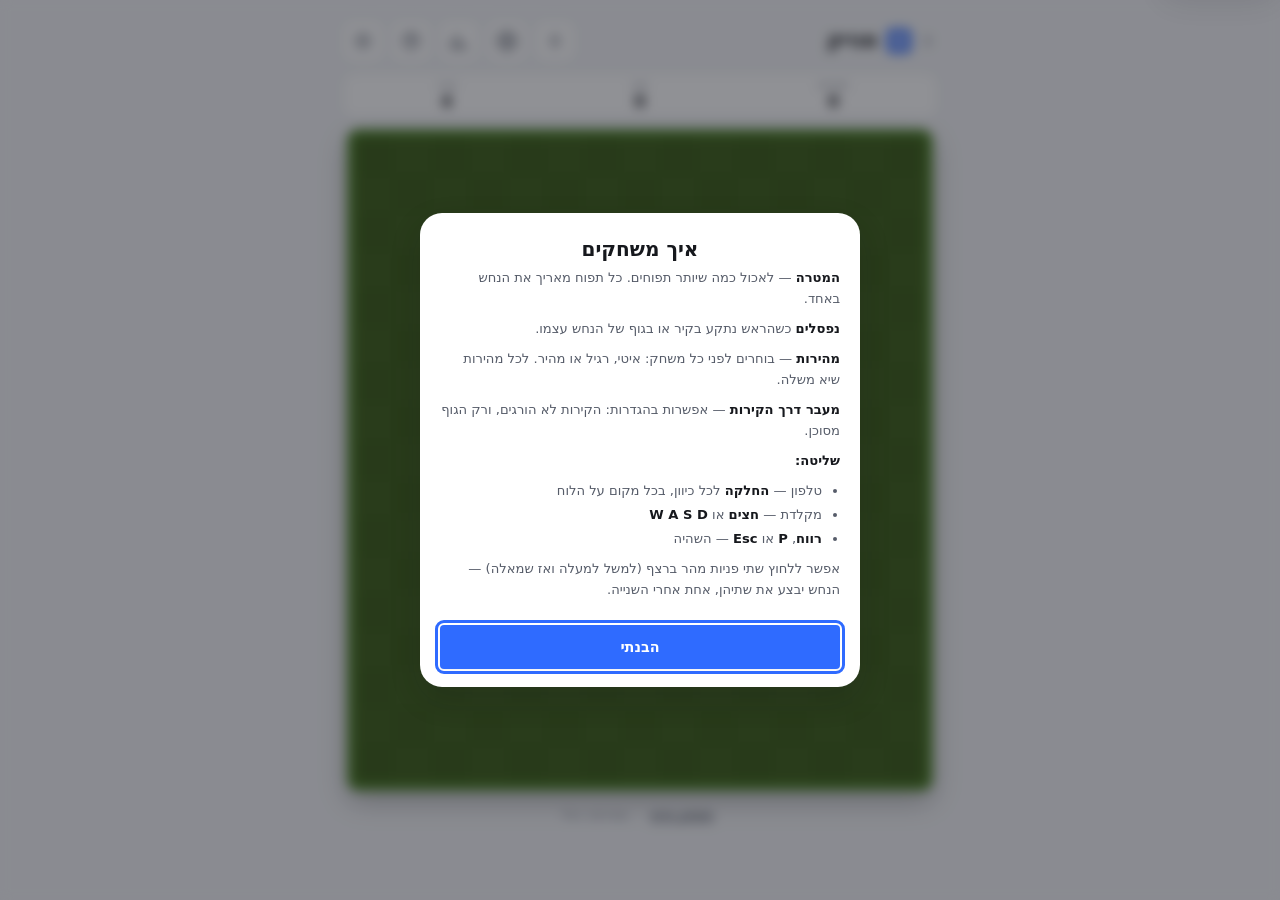
<file: snake.html>
<!DOCTYPE html>
<html lang="he" dir="rtl">
<head>
  <meta charset="UTF-8">
  <meta name="viewport" content="width=device-width, initial-scale=1.0, maximum-scale=1.0, user-scalable=no, viewport-fit=cover">
  <meta name="theme-color" content="#f4f5f7" media="(prefers-color-scheme: light)">
  <meta name="theme-color" content="#101216" media="(prefers-color-scheme: dark)">
  <meta name="description" content="סנייק בדפדפן — אוכלים תפוחים, גדלים ולא נתקעים בעצמכם. שלוש מהירויות, החלקה במגע או חצים.">
  <meta name="mobile-web-app-capable" content="yes">
  <meta name="apple-mobile-web-app-capable" content="yes">
  <meta name="apple-mobile-web-app-status-bar-style" content="default">
  <meta name="apple-mobile-web-app-title" content="סנייק">
  <title>סנייק · מרכז המשחקים</title>
  <link rel="icon" href="icon.svg?v=eb3fe95c" type="image/svg+xml">
  <link rel="apple-touch-icon" sizes="180x180" href="icons/apple-touch-icon.png?v=33891005">
  <link rel="manifest" href="manifest.webmanifest?v=8c006993">
  <link rel="stylesheet" href="css/theme.css?v=35714093">
  <link rel="stylesheet" href="css/snake.css?v=c682f93c">
</head>
<body>

<a class="skip-link" href="#main">דילוג לתוכן</a>
<p class="sr-only" id="live" role="status" aria-live="polite" aria-atomic="true"></p>

<div class="app">

  <header class="topbar">
    <a class="logo" href="index.html" title="חזרה למרכז המשחקים">
      <svg class="logo-back" viewBox="0 0 24 24" aria-hidden="true"><path d="M9 6l6 6-6 6"/></svg>
      <span class="logo-mark" aria-hidden="true"></span>
      <span class="logo-text">סנייק</span>
    </a>
    <div class="topbar-actions">
      <button type="button" class="icon-btn" id="btnPause" aria-label="השהיה" title="השהיה (P)">
        <svg viewBox="0 0 24 24" aria-hidden="true"><path d="M9 5v14M15 5v14"/></svg>
      </button>
      <button type="button" class="icon-btn" id="btnSettings" aria-label="הגדרות" title="הגדרות">
        <svg viewBox="0 0 24 24" aria-hidden="true"><circle cx="12" cy="12" r="3"/><path d="M19.4 15a1.6 1.6 0 0 0 .3 1.8l.1.1a2 2 0 1 1-2.8 2.8l-.1-.1a1.6 1.6 0 0 0-1.8-.3 1.6 1.6 0 0 0-1 1.5V21a2 2 0 1 1-4 0v-.1A1.6 1.6 0 0 0 9 19.4a1.6 1.6 0 0 0-1.8.3l-.1.1a2 2 0 1 1-2.8-2.8l.1-.1a1.6 1.6 0 0 0 .3-1.8 1.6 1.6 0 0 0-1.5-1H3a2 2 0 1 1 0-4h.1A1.6 1.6 0 0 0 4.6 9a1.6 1.6 0 0 0-.3-1.8l-.1-.1a2 2 0 1 1 2.8-2.8l.1.1a1.6 1.6 0 0 0 1.8.3H9a1.6 1.6 0 0 0 1-1.5V3a2 2 0 1 1 4 0v.1a1.6 1.6 0 0 0 1 1.5 1.6 1.6 0 0 0 1.8-.3l.1-.1a2 2 0 1 1 2.8 2.8l-.1.1a1.6 1.6 0 0 0-.3 1.8V9a1.6 1.6 0 0 0 1.5 1H21a2 2 0 1 1 0 4h-.1a1.6 1.6 0 0 0-1.5 1z"/></svg>
      </button>
      <button type="button" class="icon-btn" id="btnStats" aria-label="סטטיסטיקות" title="סטטיסטיקות">
        <svg viewBox="0 0 24 24" aria-hidden="true"><path d="M4 20V10M10 20V4M16 20v-7M22 20H2"/></svg>
      </button>
      <button type="button" class="icon-btn" id="btnHelp" aria-label="איך משחקים" title="איך משחקים">
        <svg viewBox="0 0 24 24" aria-hidden="true"><circle cx="12" cy="12" r="9"/><path d="M9.6 9.4a2.5 2.5 0 1 1 3.3 2.4c-.6.2-.9.8-.9 1.4v.3M12 17v.01"/></svg>
      </button>
      <button type="button" class="icon-btn" id="btnTheme" aria-label="החלפת ערכת נושא" title="ערכת נושא">
        <svg class="icon-sun" viewBox="0 0 24 24" aria-hidden="true"><circle cx="12" cy="12" r="4.2"/><path d="M12 2v2.5M12 19.5V22M2 12h2.5M19.5 12H22M4.9 4.9l1.8 1.8M17.3 17.3l1.8 1.8M19.1 4.9l-1.8 1.8M6.7 17.3l-1.8 1.8"/></svg>
        <svg class="icon-moon" viewBox="0 0 24 24" aria-hidden="true"><path d="M20 14.5A8.5 8.5 0 1 1 9.5 4a6.8 6.8 0 0 0 10.5 10.5z"/></svg>
      </button>
    </div>
  </header>

  <div class="statusbar">
    <div class="stat">
      <span class="stat-label">תפוחים</span>
      <span class="stat-value" id="statScore">0</span>
    </div>
    <div class="stat">
      <span class="stat-label">שיא</span>
      <span class="stat-value" id="statBest">0</span>
    </div>
    <div class="stat">
      <span class="stat-label">אורך</span>
      <span class="stat-value" id="statLen">4</span>
    </div>
  </div>

  <main class="sn-stage" id="main" tabindex="-1">
    <!-- LTR: שמאל וימין הם כיווני התנועה של הנחש, לא כיוון הקריאה -->
    <div class="sn-field" id="field" dir="ltr">
      <canvas id="boardCanvas" aria-label="לוח הסנייק" role="img"></canvas>
      <div class="sn-overlay" id="overlay" dir="rtl" hidden>
        <p class="sn-overlay-title" id="overlayTitle">סנייק</p>
        <div class="sn-speeds" id="speeds" role="radiogroup" aria-label="מהירות">
          <button type="button" class="sn-speed" data-speed="slow" role="radio">איטי</button>
          <button type="button" class="sn-speed" data-speed="normal" role="radio">רגיל</button>
          <button type="button" class="sn-speed" data-speed="fast" role="radio">מהיר</button>
        </div>
        <button type="button" class="btn btn-primary" id="btnResume">מתחילים</button>
        <p class="sn-overlay-hint" id="overlayHint">החלקה או חצים כדי לפנות</p>
      </div>
    </div>

    <div class="sn-pad" id="pad" dir="ltr" hidden>
      <button type="button" class="sn-key sn-up" data-dir="up" aria-label="למעלה">
        <svg viewBox="0 0 24 24" aria-hidden="true"><path d="M6 15l6-6 6 6"/></svg>
      </button>
      <button type="button" class="sn-key sn-left" data-dir="left" aria-label="שמאלה">
        <svg viewBox="0 0 24 24" aria-hidden="true"><path d="M15 6l-6 6 6 6"/></svg>
      </button>
      <button type="button" class="sn-key sn-down" data-dir="down" aria-label="למטה">
        <svg viewBox="0 0 24 24" aria-hidden="true"><path d="M6 9l6 6 6-6"/></svg>
      </button>
      <button type="button" class="sn-key sn-right" data-dir="right" aria-label="ימינה">
        <svg viewBox="0 0 24 24" aria-hidden="true"><path d="M9 6l6 6-6 6"/></svg>
      </button>
    </div>
  </main>

  <footer class="footer">
    <button type="button" class="link-btn" id="btnNew">משחק חדש</button>
    <span class="footer-sep">·</span>
    <span id="footerInfo">—</span>
  </footer>
</div>

<!-- ==================== סוף משחק ==================== -->
<div class="modal" id="overModal" hidden>
  <div class="modal-card" role="dialog" aria-modal="true" aria-labelledby="overTitle">
    <div class="confetti" id="confetti" aria-hidden="true"></div>
    <h2 class="modal-title" id="overTitle">אאוץ׳!</h2>
    <p class="modal-sub" id="overSub"></p>
    <div class="win-stats" id="overStats"></div>
    <div class="modal-actions">
      <button type="button" class="btn btn-ghost" data-close-modal>סגור</button>
      <button type="button" class="btn btn-primary" id="btnOverNew">משחק חדש</button>
    </div>
  </div>
</div>

<!-- ==================== הגדרות ==================== -->
<div class="modal" id="settingsModal" hidden>
  <div class="modal-card" role="dialog" aria-modal="true" aria-labelledby="settingsTitle">
    <h2 class="modal-title" id="settingsTitle">הגדרות</h2>
    <div class="settings-list">
      <p class="settings-head">תצוגה ומשוב</p>
      <label class="setting">
        <span class="setting-text">
          <span class="setting-name">רטט</span>
          <span class="setting-desc" id="hapticsNote">משוב מישושי על אכילה וסיום</span>
        </span>
        <input type="checkbox" class="switch" id="optHaptics" data-pref="haptics">
      </label>
      <label class="setting">
        <span class="setting-text">
          <span class="setting-name">מעבר דרך הקירות</span>
          <span class="setting-desc">יוצאים מצד אחד ונכנסים מהצד השני. נכנס לתוקף במשחק הבא</span>
        </span>
        <input type="checkbox" class="switch" id="optWrap" data-pref="wrap">
      </label>
      <label class="setting">
        <span class="setting-text">
          <span class="setting-name">כפתורי חצים</span>
          <span class="setting-desc">ארבעה חצים מתחת ללוח. החלקה על המסך עובדת תמיד</span>
        </span>
        <input type="checkbox" class="switch" id="optPad" data-pref="pad">
      </label>
    </div>
    <div class="modal-actions">
      <button type="button" class="btn btn-primary" data-close-modal>סגור</button>
    </div>
  </div>
</div>

<!-- ==================== סטטיסטיקות ==================== -->
<div class="modal" id="statsModal" hidden>
  <div class="modal-card" role="dialog" aria-modal="true" aria-labelledby="statsTitle">
    <h2 class="modal-title" id="statsTitle">סטטיסטיקות</h2>
    <div class="stats-table" id="statsTable"></div>
    <div class="modal-actions">
      <button type="button" class="btn btn-ghost" id="btnClearStats">איפוס נתונים</button>
      <button type="button" class="btn btn-primary" data-close-modal>סגור</button>
    </div>
  </div>
</div>

<!-- ==================== איך משחקים ==================== -->
<div class="modal" id="helpModal" hidden>
  <div class="modal-card modal-wide" role="dialog" aria-modal="true" aria-labelledby="helpTitle">
    <h2 class="modal-title" id="helpTitle">איך משחקים</h2>
    <div class="help-body">
      <p><b>המטרה</b> — לאכול כמה שיותר תפוחים. כל תפוח מאריך את הנחש באחד.</p>
      <p><b>נפסלים</b> כשהראש נתקע בקיר או בגוף של הנחש עצמו.</p>
      <p><b>מהירות</b> — בוחרים לפני כל משחק: איטי, רגיל או מהיר. לכל מהירות שיא משלה.</p>
      <p><b>מעבר דרך הקירות</b> — אפשרות בהגדרות: הקירות לא הורגים, ורק הגוף מסוכן.</p>
      <p><b>שליטה:</b></p>
      <ul>
        <li>טלפון — <b>החלקה</b> לכל כיוון, בכל מקום על הלוח</li>
        <li>מקלדת — <b>חצים</b> או <b>W A S D</b></li>
        <li><b>רווח</b>, <b>P</b> או <b>Esc</b> — השהיה</li>
      </ul>
      <p>אפשר ללחוץ שתי פניות מהר ברצף (למשל למעלה ואז שמאלה) — הנחש יבצע את
        שתיהן, אחת אחרי השנייה.</p>
    </div>
    <div class="modal-actions">
      <button type="button" class="btn btn-primary" data-close-modal>הבנתי</button>
    </div>
  </div>
</div>

<!-- ==================== אישור ==================== -->
<div class="modal" id="confirmModal" hidden>
  <div class="modal-card" role="dialog" aria-modal="true" aria-labelledby="confirmText">
    <h2 class="modal-title" id="confirmTitle">רגע</h2>
    <p class="modal-sub" id="confirmText"></p>
    <div class="modal-actions">
      <button type="button" class="btn btn-ghost" data-close-modal>ביטול</button>
      <button type="button" class="btn btn-primary" id="btnConfirmOk">אישור</button>
    </div>
  </div>
</div>

<div class="toast" id="toast" role="status" hidden></div>

<script src="js/announce.js?v=b637ed5a"></script>
<script src="js/sw-register.js?v=89122463"></script>
<script src="js/modal.js?v=66375e94"></script>
<script src="js/howto.js?v=1ebd845d"></script>
<script src="js/haptics.js?v=88d431f4"></script>
<script src="js/snake/engine.js?v=466a4e16"></script>
<script src="js/snake/ui.js?v=9af1006a"></script>
</body>
</html>
</file>
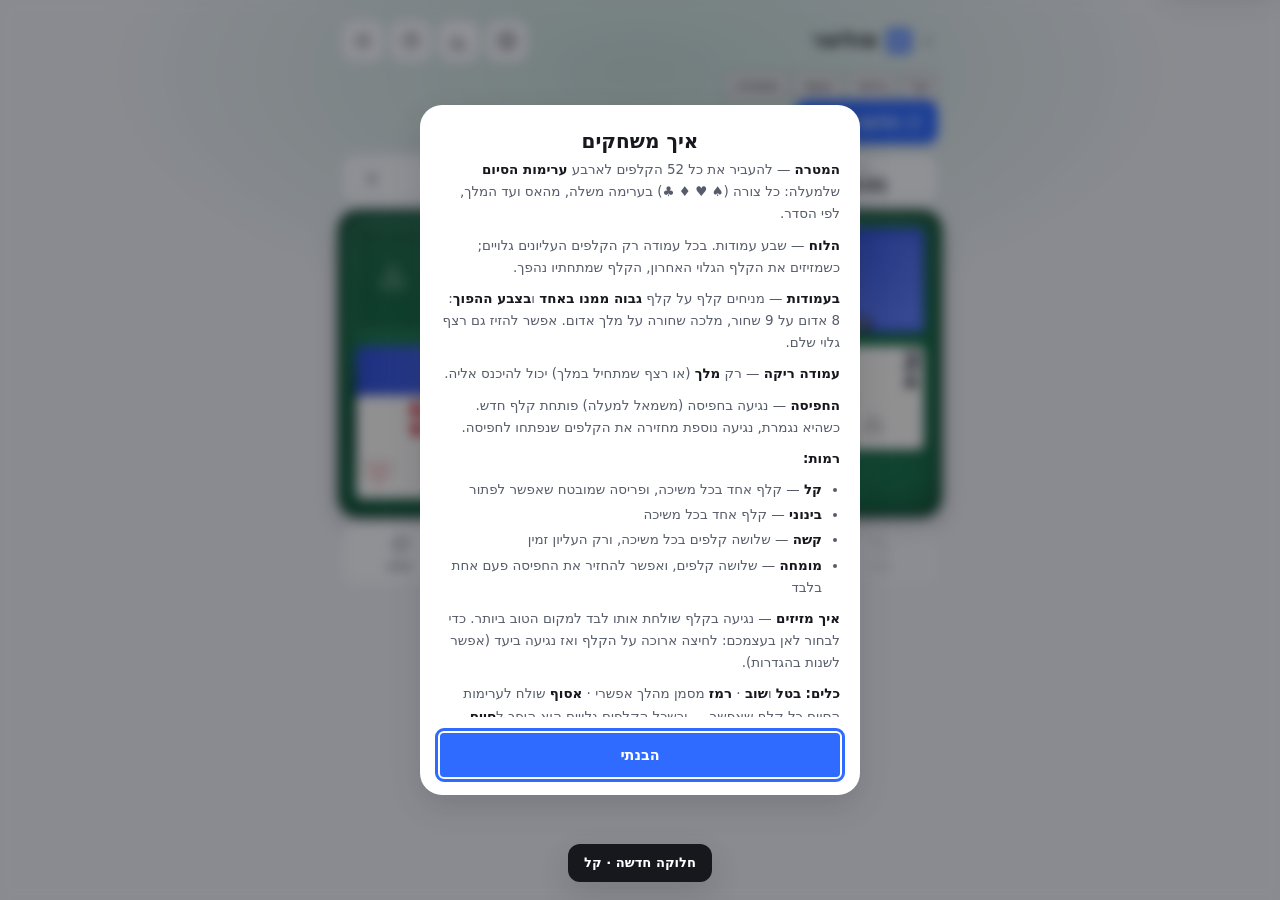
<file: solitaire.html>
<!DOCTYPE html>
<html lang="he" dir="rtl">
<head>
  <meta charset="UTF-8">
  <meta name="viewport" content="width=device-width, initial-scale=1.0, maximum-scale=1.0, user-scalable=no, viewport-fit=cover">
  <meta name="theme-color" content="#f4f5f7" media="(prefers-color-scheme: light)">
  <meta name="theme-color" content="#101216" media="(prefers-color-scheme: dark)">
  <meta name="description" content="סוליטר קלונדייק — משחק קלפים קלאסי בדפדפן, מותאם לטלפון, עם ביטול מהלכים, טיימר וניקוד.">
  <meta name="mobile-web-app-capable" content="yes">
  <meta name="apple-mobile-web-app-capable" content="yes">
  <meta name="apple-mobile-web-app-status-bar-style" content="default">
  <meta name="apple-mobile-web-app-title" content="סוליטר">
  <title>סוליטר · מרכז המשחקים</title>
  <link rel="icon" href="icon.svg?v=eb3fe95c" type="image/svg+xml">
  <link rel="apple-touch-icon" sizes="180x180" href="icons/apple-touch-icon.png?v=33891005">
  <link rel="manifest" href="manifest.webmanifest?v=8c006993">
  <link rel="stylesheet" href="css/theme.css?v=35714093">
  <link rel="stylesheet" href="css/solitaire.css?v=4a1fe0ba">
</head>
<body>

<a class="skip-link" href="#board">דילוג לתוכן</a>
<p class="sr-only" id="live" role="status" aria-live="polite" aria-atomic="true"></p>

<div class="app">

  <header class="topbar">
    <a class="logo" href="index.html" title="חזרה למרכז המשחקים">
      <svg class="logo-back" viewBox="0 0 24 24" aria-hidden="true"><path d="M9 6l6 6-6 6"/></svg>
      <span class="logo-mark" aria-hidden="true"></span>
      <span class="logo-text">סוליטר</span>
    </a>
    <div class="topbar-actions">
      <button type="button" class="icon-btn" id="btnSettings" aria-label="הגדרות" title="הגדרות">
        <svg viewBox="0 0 24 24" aria-hidden="true"><circle cx="12" cy="12" r="3"/><path d="M19.4 15a1.6 1.6 0 0 0 .3 1.8l.1.1a2 2 0 1 1-2.8 2.8l-.1-.1a1.6 1.6 0 0 0-1.8-.3 1.6 1.6 0 0 0-1 1.5V21a2 2 0 1 1-4 0v-.1A1.6 1.6 0 0 0 9 19.4a1.6 1.6 0 0 0-1.8.3l-.1.1a2 2 0 1 1-2.8-2.8l.1-.1a1.6 1.6 0 0 0 .3-1.8 1.6 1.6 0 0 0-1.5-1H3a2 2 0 1 1 0-4h.1A1.6 1.6 0 0 0 4.6 9a1.6 1.6 0 0 0-.3-1.8l-.1-.1a2 2 0 1 1 2.8-2.8l.1.1a1.6 1.6 0 0 0 1.8.3H9a1.6 1.6 0 0 0 1-1.5V3a2 2 0 1 1 4 0v.1a1.6 1.6 0 0 0 1 1.5 1.6 1.6 0 0 0 1.8-.3l.1-.1a2 2 0 1 1 2.8 2.8l-.1.1a1.6 1.6 0 0 0-.3 1.8V9a1.6 1.6 0 0 0 1.5 1H21a2 2 0 1 1 0 4h-.1a1.6 1.6 0 0 0-1.5 1z"/></svg>
      </button>
      <button type="button" class="icon-btn" id="btnStats" aria-label="סטטיסטיקות" title="סטטיסטיקות">
        <svg viewBox="0 0 24 24" aria-hidden="true"><path d="M4 20V10M10 20V4M16 20v-7M22 20H2"/></svg>
      </button>
      <button type="button" class="icon-btn" id="btnHelp" aria-label="איך משחקים" title="איך משחקים">
        <svg viewBox="0 0 24 24" aria-hidden="true"><circle cx="12" cy="12" r="9"/><path d="M9.6 9.4a2.5 2.5 0 1 1 3.3 2.4c-.6.2-.9.8-.9 1.4v.3M12 17v.01"/></svg>
      </button>
      <button type="button" class="icon-btn" id="btnTheme" aria-label="החלפת ערכת נושא" title="ערכת נושא">
        <svg class="icon-sun" viewBox="0 0 24 24" aria-hidden="true"><circle cx="12" cy="12" r="4.2"/><path d="M12 2v2.5M12 19.5V22M2 12h2.5M19.5 12H22M4.9 4.9l1.8 1.8M17.3 17.3l1.8 1.8M19.1 4.9l-1.8 1.8M6.7 17.3l-1.8 1.8"/></svg>
        <svg class="icon-moon" viewBox="0 0 24 24" aria-hidden="true"><path d="M20 14.5A8.5 8.5 0 1 1 9.5 4a6.8 6.8 0 0 0 10.5 10.5z"/></svg>
      </button>
    </div>
  </header>

  <div class="difficulty-row">
    <div class="pills" id="difficultyPills" role="group" aria-label="רמת קושי">
      <button type="button" class="pill is-active" data-difficulty="easy">קל</button>
      <button type="button" class="pill" data-difficulty="medium">בינוני</button>
      <button type="button" class="pill" data-difficulty="hard">קשה</button>
      <button type="button" class="pill" data-difficulty="expert">מומחה</button>
    </div>
    <button type="button" class="btn btn-primary btn-new" id="btnNew" aria-label="חלוקה חדשה" title="חלוקה חדשה">
      <svg viewBox="0 0 24 24" aria-hidden="true"><path d="M20 12a8 8 0 1 1-2.5-5.8M20 4v4h-4"/></svg>
      <span class="btn-new-text">חלוקה חדשה</span>
    </button>
  </div>

  <div class="statusbar">
    <div class="stat">
      <span class="stat-label">זמן</span>
      <span class="stat-value" id="statTime">00:00</span>
    </div>
    <div class="stat">
      <span class="stat-label">מהלכים</span>
      <span class="stat-value" id="statMoves">0</span>
    </div>
    <div class="stat">
      <span class="stat-label">ניקוד</span>
      <span class="stat-value" id="statScore">0</span>
    </div>
    <div class="stat">
      <span class="stat-label">נאספו</span>
      <span class="stat-value" id="statFound">0/52</span>
    </div>
    <button type="button" class="icon-btn stat-pause" id="btnPause" aria-label="השהיה" title="השהיה">
      <svg class="icon-pause" viewBox="0 0 24 24" aria-hidden="true"><path d="M9 5v14M15 5v14"/></svg>
      <svg class="icon-play" viewBox="0 0 24 24" aria-hidden="true"><path d="M7 4.5v15l13-7.5z"/></svg>
    </button>
  </div>

  <main class="sol-board" id="board" tabindex="-1">
    <!-- שורה עליונה: חפיסה, נמשכים, ואז ארבע ערימות הסיום -->
    <div class="sol-row sol-top">
      <div class="pile stock" id="pileStock" data-zone="stock"></div>
      <div class="pile waste" id="pileWaste" data-zone="waste"></div>
      <div></div>
      <div class="pile foundation" data-zone="foundation" data-pile="0"></div>
      <div class="pile foundation" data-zone="foundation" data-pile="1"></div>
      <div class="pile foundation" data-zone="foundation" data-pile="2"></div>
      <div class="pile foundation" data-zone="foundation" data-pile="3"></div>
    </div>

    <!-- שבע עמודות המשחק -->
    <div class="sol-row sol-tableau" id="tableau"></div>
  </main>

  <div class="sol-actions" id="actions">
    <button type="button" class="tool" data-action="undo" aria-label="בטל מהלך">
      <svg viewBox="0 0 24 24" aria-hidden="true"><path d="M9 14l-5-5 5-5"/><path d="M4 9h9a7 7 0 0 1 0 14h-3"/></svg>
      <span>בטל</span>
    </button>
    <button type="button" class="tool" data-action="redo" aria-label="בצע שוב">
      <svg viewBox="0 0 24 24" aria-hidden="true"><path d="M15 14l5-5-5-5"/><path d="M20 9h-9a7 7 0 0 0 0 14h3"/></svg>
      <span>שוב</span>
    </button>
    <button type="button" class="tool" data-action="hint" aria-label="רמז">
      <svg viewBox="0 0 24 24" aria-hidden="true"><path d="M9 18h6M10 21h4"/><path d="M12 3a6 6 0 0 0-3.6 10.8c.6.5.9 1.1 1 1.7h5.2c.1-.6.4-1.2 1-1.7A6 6 0 0 0 12 3z"/></svg>
      <span>רמז</span>
    </button>
    <button type="button" class="tool" data-action="collect" aria-label="אסוף לערימות הסיום">
      <svg viewBox="0 0 24 24" aria-hidden="true"><path d="M12 3v12M8 11l4 4 4-4"/><path d="M4 17v2a2 2 0 0 0 2 2h12a2 2 0 0 0 2-2v-2"/></svg>
      <span>אסוף</span>
    </button>
    <button type="button" class="tool" data-action="new" aria-label="משחק חדש">
      <svg viewBox="0 0 24 24" aria-hidden="true"><path d="M20 12a8 8 0 1 1-2.5-5.8M20 4v4h-4"/></svg>
      <span>חדש</span>
    </button>
  </div>

  <footer class="footer">
    <span id="footerInfo">משיכת קלף אחד</span>
  </footer>
</div>

<!-- ==================== ניצחון ==================== -->
<div class="modal" id="winModal" hidden>
  <div class="modal-card" role="dialog" aria-modal="true" aria-labelledby="winTitle">
    <div class="confetti" id="confetti" aria-hidden="true"></div>
    <div class="win-badge" aria-hidden="true">
      <svg viewBox="0 0 24 24"><path d="M5 13l4 4L19 7"/></svg>
    </div>
    <h2 class="modal-title" id="winTitle">ניצחת!</h2>
    <p class="modal-sub" id="winSub">כל 52 הקלפים במקום</p>
    <div class="win-stats" id="winStats"></div>
    <div class="modal-actions">
      <button type="button" class="btn btn-ghost" data-close-modal>סגור</button>
      <button type="button" class="btn btn-primary" id="btnWinNew">משחק חדש</button>
    </div>
  </div>
</div>

<!-- ==================== מבוי סתום ==================== -->
<div class="modal" id="stuckModal" hidden>
  <div class="modal-card" role="dialog" aria-modal="true" aria-labelledby="stuckTitle">
    <div class="stuck-badge" aria-hidden="true">
      <svg viewBox="0 0 24 24"><path d="M12 8v5M12 16.5v.01"/><circle cx="12" cy="12" r="9"/></svg>
    </div>
    <h2 class="modal-title" id="stuckTitle">נגמרו המהלכים</h2>
    <p class="modal-sub" id="stuckSub">אין יותר מהלך חוקי בחלוקה הזו.</p>
    <div class="win-stats" id="stuckStats"></div>
    <div class="modal-actions">
      <button type="button" class="btn btn-ghost" id="btnStuckUndo">בטל מהלך</button>
      <button type="button" class="btn btn-primary" id="btnStuckNew">חלוקה חדשה</button>
    </div>
  </div>
</div>

<!-- ==================== הגדרות ==================== -->
<div class="modal" id="settingsModal" hidden>
  <div class="modal-card" role="dialog" aria-modal="true" aria-labelledby="settingsTitle">
    <h2 class="modal-title" id="settingsTitle">הגדרות</h2>
    <div class="settings-list">
      <label class="setting">
        <span class="setting-text">
          <span class="setting-name">הזזה בהקשה אחת</span>
          <span class="setting-desc">הקשה על קלף שולחת אותו לבד ליעד הטוב ביותר. לחיצה ארוכה = בחירת יעד ידנית</span>
        </span>
        <input type="checkbox" class="switch" id="optTapToMove" data-pref="tapToMove">
      </label>
      <label class="setting">
        <span class="setting-text">
          <span class="setting-name">איסוף אוטומטי</span>
          <span class="setting-desc">שולח קלפים לערימות הסיום ברגע שכולם גלויים</span>
        </span>
        <input type="checkbox" class="switch" id="optAutoCollect" data-pref="autoCollect">
      </label>
      <label class="setting">
        <span class="setting-text">
          <span class="setting-name">סימון יעדים</span>
          <span class="setting-desc">מדגיש לאן מותר להניח את הקלף שבחרת</span>
        </span>
        <input type="checkbox" class="switch" id="optShowTargets" data-pref="showTargets">
      </label>
    </div>
    <div class="modal-actions">
      <button type="button" class="btn btn-primary" data-close-modal>סגור</button>
    </div>
  </div>
</div>

<!-- ==================== סטטיסטיקות ==================== -->
<!-- ==================== איך משחקים ==================== -->
<div class="modal" id="helpModal" hidden>
  <div class="modal-card modal-wide" role="dialog" aria-modal="true" aria-labelledby="helpTitle">
    <h2 class="modal-title" id="helpTitle">איך משחקים</h2>
    <div class="help-body">
      <p><b>המטרה</b> — להעביר את כל 52 הקלפים לארבע <b>ערימות הסיום</b> שלמעלה:
        כל צורה (♠ ♥ ♦ ♣) בערימה משלה, מהאס ועד המלך, לפי הסדר.</p>
      <p><b>הלוח</b> — שבע עמודות. בכל עמודה רק הקלפים העליונים גלויים; כשמזיזים
        את הקלף הגלוי האחרון, הקלף שמתחתיו נהפך.</p>
      <p><b>בעמודות</b> — מניחים קלף על קלף <b>גבוה ממנו באחד</b> ו<b>בצבע ההפוך</b>:
        8 אדום על 9 שחור, מלכה שחורה על מלך אדום. אפשר להזיז גם רצף גלוי שלם.</p>
      <p><b>עמודה ריקה</b> — רק <b>מלך</b> (או רצף שמתחיל במלך) יכול להיכנס אליה.</p>
      <p><b>החפיסה</b> — נגיעה בחפיסה (משמאל למעלה) פותחת קלף חדש. כשהיא נגמרת,
        נגיעה נוספת מחזירה את הקלפים שנפתחו לחפיסה.</p>
      <p><b>רמות:</b></p>
      <ul>
        <li><b>קל</b> — קלף אחד בכל משיכה, ופריסה שמובטח שאפשר לפתור</li>
        <li><b>בינוני</b> — קלף אחד בכל משיכה</li>
        <li><b>קשה</b> — שלושה קלפים בכל משיכה, ורק העליון זמין</li>
        <li><b>מומחה</b> — שלושה קלפים, ואפשר להחזיר את החפיסה פעם אחת בלבד</li>
      </ul>
      <p><b>איך מזיזים</b> — נגיעה בקלף שולחת אותו לבד למקום הטוב ביותר. כדי לבחור
        לאן בעצמכם: לחיצה ארוכה על הקלף ואז נגיעה ביעד (אפשר לשנות בהגדרות).</p>
      <p><b>כלים:</b> <b>בטל</b> ו<b>שוב</b> · <b>רמז</b> מסמן מהלך אפשרי · <b>אסוף</b>
        שולח לערימות הסיום כל קלף שאפשר — וכשכל הקלפים גלויים הוא הופך ל<b>סיים</b>
        ומשלים את המשחק לבד.</p>
      <p><b>ניקוד:</b> 10 לכל קלף בערימת סיום · 5 על חשיפת קלף בעמודה · מינוס 10
        על החזרת קלף מערימת סיום · מינוס 20 על כל סיבוב חפיסה (במשיכה של קלף אחד).</p>
      <p><b>מקלדת:</b> <b>רווח</b> או <b>Enter</b> — משיכה · <b>H</b> — רמז · <b>A</b> —
        איסוף · <b>Ctrl+Z</b> — ביטול · <b>Esc</b> — ביטול בחירה</p>
    </div>
    <div class="modal-actions">
      <button type="button" class="btn btn-primary" data-close-modal>הבנתי</button>
    </div>
  </div>
</div>

<div class="modal" id="statsModal" hidden>
  <div class="modal-card" role="dialog" aria-modal="true" aria-labelledby="statsTitle">
    <h2 class="modal-title" id="statsTitle">סטטיסטיקות</h2>
    <div class="stats-table" id="statsTable"></div>
    <div class="modal-actions">
      <button type="button" class="btn btn-ghost" id="btnClearStats">איפוס נתונים</button>
      <button type="button" class="btn btn-primary" data-close-modal>סגור</button>
    </div>
  </div>
</div>

<!-- ==================== אישור ==================== -->
<div class="modal" id="confirmModal" hidden>
  <div class="modal-card" role="dialog" aria-modal="true" aria-labelledby="confirmTitle">
    <h2 class="modal-title" id="confirmTitle">אישור</h2>
    <p class="modal-sub" id="confirmText"></p>
    <div class="modal-actions">
      <button type="button" class="btn btn-ghost" data-close-modal>ביטול</button>
      <button type="button" class="btn btn-danger" id="btnConfirmOk">אישור</button>
    </div>
  </div>
</div>

<div class="toast" id="toast" role="status" aria-live="polite" hidden></div>

<script src="js/announce.js?v=b637ed5a"></script>
<script src="js/sw-register.js?v=89122463"></script>
<script src="js/ui-math.js?v=28bacf43"></script>
<script src="js/modal.js?v=66375e94"></script>
<script src="js/howto.js?v=1ebd845d"></script>
<script src="js/solitaire/engine.js?v=028d9eef"></script>
<script src="js/solitaire/ui.js?v=b47cbdbe"></script>
</body>
</html>
</file>
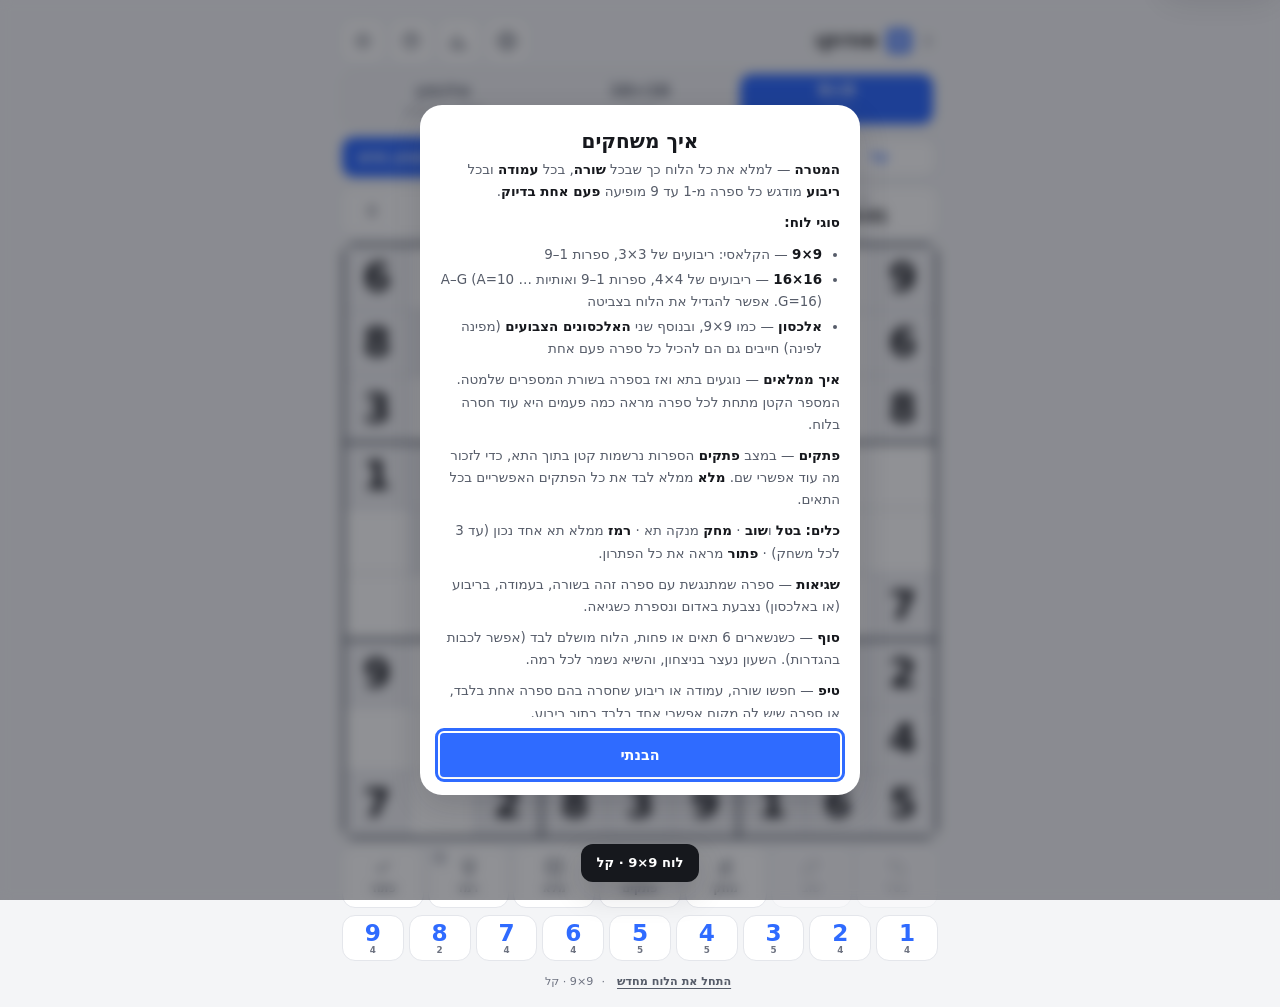
<file: sudoku.html>
<!DOCTYPE html>
<html lang="he" dir="rtl">
<head>
  <meta charset="UTF-8">
  <!--
    viewport-fit=cover  => תמיכה ב"מגרעת" (notch) במכשירים מודרניים.
    user-scalable=no    => מונע zoom מקרי בלחיצה כפולה / pinch על הדף כולו.
                           זום מכוון בתוך לוח ה-16x16 ממומש בקוד (ראה ui.js).
  -->
  <meta name="viewport" content="width=device-width, initial-scale=1.0, maximum-scale=1.0, user-scalable=no, viewport-fit=cover">
  <meta name="theme-color" content="#f4f5f7" media="(prefers-color-scheme: light)">
  <meta name="theme-color" content="#101216" media="(prefers-color-scheme: dark)">
  <meta name="description" content="סודוקו 9x9, 16x16 וסודוקו אלכסון — פאזלים אקראיים עם פתרון יחיד, פתקים, רמזים וטיימר. עובד לגמרי בדפדפן.">
  <meta name="mobile-web-app-capable" content="yes">
  <!-- הגרסה עם הקידומת apple- היא זו ש-iOS באמת קורא. בלעדיה הקיצור
       במסך הבית נפתח בתוך Safari עם סרגל כתובת, ולא כאפליקציה -->
  <meta name="apple-mobile-web-app-capable" content="yes">
  <!-- default ולא black-translucent: translucent מושך את התוכן מתחת לשעון
       ומאלץ טקסט לבן, שנעלם לגמרי במצב התצוגה הבהיר -->
  <meta name="apple-mobile-web-app-status-bar-style" content="default">
  <!-- השם שיופיע מתחת לאייקון במסך הבית -->
  <meta name="apple-mobile-web-app-title" content="סודוקו">
  <title>סודוקו · 9×9, 16×16 ואלכסון</title>
  <link rel="icon" href="icon.svg?v=eb3fe95c" type="image/svg+xml">
  <!-- iOS לא מרנדר SVG כאייקון מסך בית — בלי ה-PNG הזה הוא ישים
       צילום מסך מוקטן של הדף במקומו -->
  <link rel="apple-touch-icon" sizes="180x180" href="icons/apple-touch-icon.png?v=33891005">
  <!-- מאפשר "הוספה למסך הבית" — במצב standalone נחסך סרגל הדפדפן,
       וכל המשחק נכנס במסך הטלפון בלי גלילה -->
  <link rel="manifest" href="manifest.webmanifest?v=8c006993">
  <link rel="stylesheet" href="css/theme.css?v=35714093">
  <link rel="stylesheet" href="css/sudoku.css?v=fce87804">
</head>
<body>

<a class="skip-link" href="#main">דילוג לתוכן</a>
<p class="sr-only" id="live" role="status" aria-live="polite" aria-atomic="true"></p>

<div class="app">

  <!-- ==================== סרגל עליון ==================== -->
  <header class="topbar">
    <a class="logo" href="index.html" title="חזרה למרכז המשחקים">
      <!-- ב-RTL "חזרה" היא תנועה ימינה, ולכן החץ פונה ימינה -->
      <svg class="logo-back" viewBox="0 0 24 24" aria-hidden="true"><path d="M9 6l6 6-6 6"/></svg>
      <span class="logo-mark" aria-hidden="true"></span>
      <span class="logo-text">סודוקו</span>
    </a>
    <div class="topbar-actions">
      <button type="button" class="icon-btn" id="btnSettings" aria-label="הגדרות" title="הגדרות">
        <svg viewBox="0 0 24 24" aria-hidden="true"><circle cx="12" cy="12" r="3"/><path d="M19.4 15a1.6 1.6 0 0 0 .3 1.8l.1.1a2 2 0 1 1-2.8 2.8l-.1-.1a1.6 1.6 0 0 0-1.8-.3 1.6 1.6 0 0 0-1 1.5V21a2 2 0 1 1-4 0v-.1A1.6 1.6 0 0 0 9 19.4a1.6 1.6 0 0 0-1.8.3l-.1.1a2 2 0 1 1-2.8-2.8l.1-.1a1.6 1.6 0 0 0 .3-1.8 1.6 1.6 0 0 0-1.5-1H3a2 2 0 1 1 0-4h.1A1.6 1.6 0 0 0 4.6 9a1.6 1.6 0 0 0-.3-1.8l-.1-.1a2 2 0 1 1 2.8-2.8l.1.1a1.6 1.6 0 0 0 1.8.3H9a1.6 1.6 0 0 0 1-1.5V3a2 2 0 1 1 4 0v.1a1.6 1.6 0 0 0 1 1.5 1.6 1.6 0 0 0 1.8-.3l.1-.1a2 2 0 1 1 2.8 2.8l-.1.1a1.6 1.6 0 0 0-.3 1.8V9a1.6 1.6 0 0 0 1.5 1H21a2 2 0 1 1 0 4h-.1a1.6 1.6 0 0 0-1.5 1z"/></svg>
      </button>
      <button type="button" class="icon-btn" id="btnStats" aria-label="סטטיסטיקות" title="סטטיסטיקות">
        <svg viewBox="0 0 24 24" aria-hidden="true"><path d="M4 20V10M10 20V4M16 20v-7M22 20H2"/></svg>
      </button>
      <button type="button" class="icon-btn" id="btnHelp" aria-label="איך משחקים" title="איך משחקים">
        <svg viewBox="0 0 24 24" aria-hidden="true"><circle cx="12" cy="12" r="9"/><path d="M9.6 9.4a2.5 2.5 0 1 1 3.3 2.4c-.6.2-.9.8-.9 1.4v.3M12 17v.01"/></svg>
      </button>
      <button type="button" class="icon-btn" id="btnTheme" aria-label="החלפת ערכת נושא" title="ערכת נושא">
        <svg class="icon-sun" viewBox="0 0 24 24" aria-hidden="true"><circle cx="12" cy="12" r="4.2"/><path d="M12 2v2.5M12 19.5V22M2 12h2.5M19.5 12H22M4.9 4.9l1.8 1.8M17.3 17.3l1.8 1.8M19.1 4.9l-1.8 1.8M6.7 17.3l-1.8 1.8"/></svg>
        <svg class="icon-moon" viewBox="0 0 24 24" aria-hidden="true"><path d="M20 14.5A8.5 8.5 0 1 1 9.5 4a6.8 6.8 0 0 0 10.5 10.5z"/></svg>
      </button>
    </div>
  </header>

  <!-- ==================== טאבים: גודל לוח ==================== -->
  <div class="tabs" role="tablist" aria-label="סוג הלוח">
    <button type="button" class="tab is-active" data-mode="9" role="tab" aria-selected="true">
      <span class="tab-title">9×9</span>
      <span class="tab-sub">קלאסי</span>
    </button>
    <button type="button" class="tab" data-mode="16" role="tab" aria-selected="false">
      <span class="tab-title">16×16</span>
      <span class="tab-sub">מורחב</span>
    </button>
    <button type="button" class="tab" data-mode="x9" role="tab" aria-selected="false">
      <span class="tab-title">אלכסון</span>
      <span class="tab-sub">9×9 + אלכסונים</span>
    </button>
    <span class="tab-indicator" aria-hidden="true"></span>
  </div>

  <!-- ==================== רמות קושי ==================== -->
  <div class="difficulty-row">
    <div class="pills" id="difficultyPills" role="group" aria-label="רמת קושי">
      <button type="button" class="pill is-active" data-difficulty="easy">קל</button>
      <button type="button" class="pill" data-difficulty="medium">בינוני</button>
      <button type="button" class="pill" data-difficulty="hard">קשה</button>
      <button type="button" class="pill" data-difficulty="expert">מומחה</button>
    </div>
    <button type="button" class="btn btn-primary btn-new" id="btnNew" aria-label="משחק חדש" title="משחק חדש">
      <svg viewBox="0 0 24 24" aria-hidden="true"><path d="M20 12a8 8 0 1 1-2.5-5.8M20 4v4h-4"/></svg>
      <span class="btn-new-text">משחק חדש</span>
    </button>
  </div>

  <!-- ==================== שורת סטטוס ==================== -->
  <div class="statusbar">
    <div class="stat">
      <span class="stat-label">זמן</span>
      <span class="stat-value" id="statTime">00:00</span>
    </div>
    <div class="stat">
      <span class="stat-label">שגיאות</span>
      <span class="stat-value" id="statMistakes">0</span>
    </div>
    <div class="stat">
      <span class="stat-label">רמזים</span>
      <span class="stat-value" id="statHints">3</span>
    </div>
    <div class="stat">
      <span class="stat-label">נותרו</span>
      <span class="stat-value" id="statRemaining">0</span>
    </div>
    <button type="button" class="icon-btn stat-pause" id="btnPause" aria-label="השהיה" title="השהיה">
      <svg class="icon-pause" viewBox="0 0 24 24" aria-hidden="true"><path d="M9 5v14M15 5v14"/></svg>
      <svg class="icon-play" viewBox="0 0 24 24" aria-hidden="true"><path d="M7 4.5v15l13-7.5z"/></svg>
    </button>
  </div>

  <!-- ==================== הלוח ==================== -->
  <main class="board-area" id="main" tabindex="-1">
    <div class="board-viewport" id="boardViewport">
      <div class="board-stage" id="boardStage">
        <!-- dir=ltr: סדר העמודות בלוח נשאר משמאל לימין גם בממשק RTL -->
        <div class="board" id="board" dir="ltr" role="grid" aria-label="לוח סודוקו"></div>
      </div>
    </div>

    <!-- שכבת השהיה מעל הלוח -->
    <div class="board-overlay" id="pauseOverlay" hidden>
      <div class="board-overlay-inner">
        <svg viewBox="0 0 24 24" aria-hidden="true" class="overlay-icon"><path d="M9 5v14M15 5v14"/></svg>
        <p>המשחק מושהה</p>
        <button type="button" class="btn btn-primary" id="btnResume">המשך משחק</button>
      </div>
    </div>
  </main>

  <!-- בקרות זום — מוצגות רק במצב 16x16, מחוץ ללוח כדי לא להסתיר תאים -->
  <div class="zoom-bar" id="zoomControls" hidden>
    <span class="zoom-bar-label">זום · אפשר גם לצבוט וללחוץ פעמיים לאיפוס</span>
    <button type="button" class="icon-btn zoom-btn" data-zoom="out" aria-label="התרחקות">
      <svg viewBox="0 0 24 24" aria-hidden="true"><path d="M5 12h14"/></svg>
    </button>
    <button type="button" class="icon-btn zoom-btn" data-zoom="in" aria-label="התקרבות">
      <svg viewBox="0 0 24 24" aria-hidden="true"><path d="M12 5v14M5 12h14"/></svg>
    </button>
  </div>

  <!-- ==================== כלים ==================== -->
  <div class="tools" id="tools">
    <button type="button" class="tool" data-action="undo" aria-label="בטל">
      <svg viewBox="0 0 24 24" aria-hidden="true"><path d="M9 14l-5-5 5-5"/><path d="M4 9h9a7 7 0 0 1 0 14h-3"/></svg>
      <span>בטל</span>
    </button>
    <button type="button" class="tool" data-action="redo" aria-label="בצע שוב">
      <svg viewBox="0 0 24 24" aria-hidden="true"><path d="M15 14l5-5-5-5"/><path d="M20 9h-9a7 7 0 0 0 0 14h3"/></svg>
      <span>שוב</span>
    </button>
    <button type="button" class="tool" data-action="erase" aria-label="מחק">
      <svg viewBox="0 0 24 24" aria-hidden="true"><path d="M17 6L9 14l-4-4 8-8z" transform="translate(1 2)"/><path d="M4 20h16"/></svg>
      <span>מחק</span>
    </button>
    <button type="button" class="tool" data-action="notes" id="btnNotes" aria-pressed="false" aria-label="מצב פתקים">
      <svg viewBox="0 0 24 24" aria-hidden="true"><path d="M4 4h16v16H4z"/><path d="M9 4v16M15 4v16M4 9h16M4 15h16"/></svg>
      <span>פתקים</span>
      <span class="tool-badge" id="notesBadge">כבוי</span>
    </button>
    <button type="button" class="tool" data-action="fill-notes" aria-label="מלא פתקים אוטומטית">
      <svg viewBox="0 0 24 24" aria-hidden="true"><path d="M4 4h16v16H4z"/><circle cx="8.5" cy="8.5" r="1.2" fill="currentColor" stroke="none"/><circle cx="15.5" cy="8.5" r="1.2" fill="currentColor" stroke="none"/><circle cx="12" cy="12" r="1.2" fill="currentColor" stroke="none"/><circle cx="8.5" cy="15.5" r="1.2" fill="currentColor" stroke="none"/><circle cx="15.5" cy="15.5" r="1.2" fill="currentColor" stroke="none"/></svg>
      <span>מלא</span>
    </button>
    <button type="button" class="tool" data-action="hint" aria-label="רמז">
      <svg viewBox="0 0 24 24" aria-hidden="true"><path d="M9 18h6M10 21h4"/><path d="M12 3a6 6 0 0 0-3.6 10.8c.6.5.9 1.1 1 1.7h5.2c.1-.6.4-1.2 1-1.7A6 6 0 0 0 12 3z"/></svg>
      <span>רמז</span>
      <span class="tool-badge" id="hintBadge">3</span>
    </button>
    <button type="button" class="tool" data-action="solve" aria-label="פתרון אוטומטי">
      <svg viewBox="0 0 24 24" aria-hidden="true"><path d="M5 13l4 4L19 7"/></svg>
      <span>פתור</span>
    </button>
  </div>

  <!-- ==================== פאנל מספרים ==================== -->
  <div class="numpad-wrap">
    <div class="numpad" id="numpad" role="group" aria-label="פאנל מספרים"></div>
  </div>

  <footer class="footer">
    <button type="button" class="link-btn" id="btnRestart">התחל את הלוח מחדש</button>
    <span class="footer-sep">·</span>
    <span id="footerInfo">—</span>
  </footer>
</div>

<!-- ==================== מסך טעינה / יצירת פאזל ==================== -->
<div class="loading" id="loading" hidden>
  <div class="loading-card">
    <div class="loading-grid" aria-hidden="true">
      <span></span><span></span><span></span>
      <span></span><span></span><span></span>
      <span></span><span></span><span></span>
    </div>
    <p class="loading-title" id="loadingTitle">יוצר פאזל…</p>
    <p class="loading-sub" id="loadingSub">מוודא שיש פתרון יחיד</p>
    <div class="progress"><div class="progress-bar" id="loadingBar"></div></div>
  </div>
</div>

<!-- ==================== הודעת ניצחון ==================== -->
<div class="modal" id="winModal" hidden>
  <div class="modal-card win-card" role="dialog" aria-modal="true" aria-labelledby="winTitle">
    <div class="confetti" id="confetti" aria-hidden="true"></div>
    <div class="win-badge" aria-hidden="true">
      <svg viewBox="0 0 24 24"><path d="M5 13l4 4L19 7"/></svg>
    </div>
    <h2 class="modal-title" id="winTitle">כל הכבוד!</h2>
    <p class="modal-sub" id="winSub">פתרת את הלוח</p>
    <div class="win-stats" id="winStats"></div>
    <div class="modal-actions">
      <button type="button" class="btn btn-ghost" data-close-modal>סגור</button>
      <button type="button" class="btn btn-primary" id="btnWinNew">משחק חדש</button>
    </div>
  </div>
</div>

<!-- ==================== איך משחקים ==================== -->
<div class="modal" id="helpModal" hidden>
  <div class="modal-card modal-wide" role="dialog" aria-modal="true" aria-labelledby="helpTitle">
    <h2 class="modal-title" id="helpTitle">איך משחקים</h2>
    <div class="help-body">
      <p><b>המטרה</b> — למלא את כל הלוח כך שבכל <b>שורה</b>, בכל <b>עמודה</b> ובכל
        <b>ריבוע</b> מודגש כל ספרה מ-1 עד 9 מופיעה <b>פעם אחת בדיוק</b>.</p>
      <p><b>סוגי לוח:</b></p>
      <ul>
        <li><b>9×9</b> — הקלאסי: ריבועים של 3×3, ספרות 1–9</li>
        <li><b>16×16</b> — ריבועים של 4×4, ספרות 1–9 ואותיות A–G (A=10 … G=16).
          אפשר להגדיל את הלוח בצביטה</li>
        <li><b>אלכסון</b> — כמו 9×9, ובנוסף שני <b>האלכסונים הצבועים</b> (מפינה
          לפינה) חייבים גם הם להכיל כל ספרה פעם אחת</li>
      </ul>
      <p><b>איך ממלאים</b> — נוגעים בתא ואז בספרה בשורת המספרים שלמטה. המספר הקטן
        מתחת לכל ספרה מראה כמה פעמים היא עוד חסרה בלוח.</p>
      <p><b>פתקים</b> — במצב <b>פתקים</b> הספרות נרשמות קטן בתוך התא, כדי לזכור מה
        עוד אפשרי שם. <b>מלא</b> ממלא לבד את כל הפתקים האפשריים בכל התאים.</p>
      <p><b>כלים:</b> <b>בטל</b> ו<b>שוב</b> · <b>מחק</b> מנקה תא · <b>רמז</b> ממלא
        תא אחד נכון (עד 3 לכל משחק) · <b>פתור</b> מראה את כל הפתרון.</p>
      <p><b>שגיאות</b> — ספרה שמתנגשת עם ספרה זהה בשורה, בעמודה, בריבוע (או
        באלכסון) נצבעת באדום ונספרת כשגיאה.</p>
      <p><b>סוף</b> — כשנשארים 6 תאים או פחות, הלוח מושלם לבד (אפשר לכבות
        בהגדרות). השעון נעצר בניצחון, והשיא נשמר לכל רמה.</p>
      <p><b>טיפ</b> — חפשו שורה, עמודה או ריבוע שחסרה בהם ספרה אחת בלבד, או ספרה
        שיש לה מקום אפשרי אחד בלבד בתוך ריבוע.</p>
      <p><b>מקלדת:</b></p>
      <ul>
        <li><b>חצים</b> — מעבר בין תאים · <b>1–9</b> (ו-<b>A–G</b> ב-16×16) — הזנה</li>
        <li><b>Backspace</b> או <b>Delete</b> — מחיקה · <b>N</b> — פתקים · <b>H</b> — רמז</li>
        <li><b>Ctrl+Z</b> — ביטול</li>
      </ul>
    </div>
    <div class="modal-actions">
      <button type="button" class="btn btn-primary" data-close-modal>הבנתי</button>
    </div>
  </div>
</div>

<!-- ==================== סטטיסטיקות ==================== -->
<div class="modal" id="statsModal" hidden>
  <div class="modal-card" role="dialog" aria-modal="true" aria-labelledby="statsTitle">
    <h2 class="modal-title" id="statsTitle">סטטיסטיקות</h2>
    <div class="stats-table" id="statsTable"></div>
    <div class="modal-actions">
      <button type="button" class="btn btn-ghost" id="btnClearStats">איפוס נתונים</button>
      <button type="button" class="btn btn-primary" data-close-modal>סגור</button>
    </div>
  </div>
</div>

<!-- ==================== הגדרות ==================== -->
<div class="modal" id="settingsModal" hidden>
  <div class="modal-card" role="dialog" aria-modal="true" aria-labelledby="settingsTitle">
    <h2 class="modal-title" id="settingsTitle">הגדרות</h2>
    <div class="settings-list">
      <label class="setting">
        <span class="setting-text">
          <span class="setting-name">השלמה אוטומטית</span>
          <span class="setting-desc">משלים לבד את הלוח כשנשארים 6 תאים או פחות</span>
        </span>
        <input type="checkbox" class="switch" id="optAutoComplete" data-pref="autoComplete">
      </label>
      <label class="setting">
        <span class="setting-text">
          <span class="setting-name">סימון שגיאות</span>
          <span class="setting-desc">מסמן באדום ערכים שמתנגשים זה בזה</span>
        </span>
        <input type="checkbox" class="switch" id="optShowErrors" data-pref="showErrors">
      </label>
      <label class="setting">
        <span class="setting-text">
          <span class="setting-name">הדגשת שורה ועמודה</span>
          <span class="setting-desc">מדגיש את השורה, העמודה והתיבה של התא הנבחר</span>
        </span>
        <input type="checkbox" class="switch" id="optHighlightPeers" data-pref="highlightPeers">
      </label>
      <label class="setting">
        <span class="setting-text">
          <span class="setting-name">הדגשת ערכים זהים</span>
          <span class="setting-desc">מדגיש את כל התאים עם אותו מספר</span>
        </span>
        <input type="checkbox" class="switch" id="optHighlightSame" data-pref="highlightSame">
      </label>
      <label class="setting">
        <span class="setting-text">
          <span class="setting-name">ניקוי פתקים אוטומטי</span>
          <span class="setting-desc">מוחק את הפתק המתאים בשורה, בעמודה ובתיבה</span>
        </span>
        <input type="checkbox" class="switch" id="optAutoClearNotes" data-pref="autoClearNotes">
      </label>
    </div>
    <div class="modal-actions">
      <button type="button" class="btn btn-primary" data-close-modal>סגור</button>
    </div>
  </div>
</div>

<!-- ==================== אישור פעולה ==================== -->
<div class="modal" id="confirmModal" hidden>
  <div class="modal-card" role="dialog" aria-modal="true" aria-labelledby="confirmTitle">
    <h2 class="modal-title" id="confirmTitle">אישור</h2>
    <p class="modal-sub" id="confirmText"></p>
    <div class="modal-actions">
      <button type="button" class="btn btn-ghost" data-close-modal>ביטול</button>
      <button type="button" class="btn btn-danger" id="btnConfirmOk">אישור</button>
    </div>
  </div>
</div>

<!-- הודעות קצרות (toast) -->
<div class="toast" id="toast" role="status" aria-live="polite" hidden></div>

<script src="js/announce.js?v=b637ed5a"></script>
<script src="js/sw-register.js?v=89122463"></script>
<script src="js/modal.js?v=66375e94"></script>
<script src="js/howto.js?v=1ebd845d"></script>
<script src="js/core.js?v=ad6e8096"></script>
<script src="js/storage.js?v=f122e7d0"></script>
<script src="js/game.js?v=452e3a4a"></script>
<script src="js/ui.js?v=64abe9ae"></script>
</body>
</html>
</file>
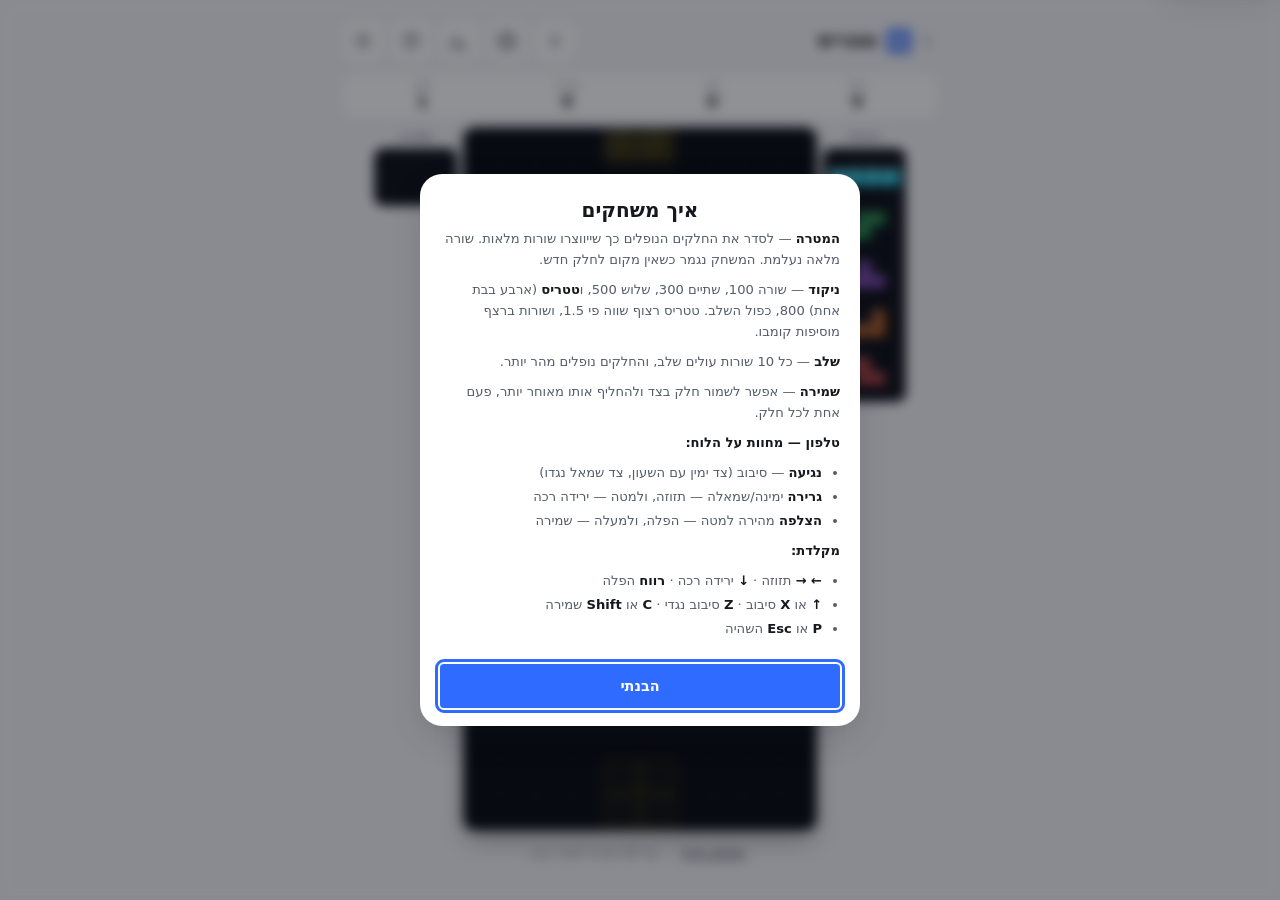
<file: tetris.html>
<!DOCTYPE html>
<html lang="he" dir="rtl">
<head>
  <meta charset="UTF-8">
  <meta name="viewport" content="width=device-width, initial-scale=1.0, maximum-scale=1.0, user-scalable=no, viewport-fit=cover">
  <meta name="theme-color" content="#f4f5f7" media="(prefers-color-scheme: light)">
  <meta name="theme-color" content="#101216" media="(prefers-color-scheme: dark)">
  <meta name="description" content="טטריס בדפדפן — סיבוב SRS, שמירה, חלק רפאים ותור של הבאים. מקלדת, מחוות מגע וכפתורים, מותאם לטלפון.">
  <meta name="mobile-web-app-capable" content="yes">
  <meta name="apple-mobile-web-app-capable" content="yes">
  <meta name="apple-mobile-web-app-status-bar-style" content="default">
  <meta name="apple-mobile-web-app-title" content="טטריס">
  <title>טטריס · מרכז המשחקים</title>
  <link rel="icon" href="icon.svg?v=eb3fe95c" type="image/svg+xml">
  <link rel="apple-touch-icon" sizes="180x180" href="icons/apple-touch-icon.png?v=33891005">
  <link rel="manifest" href="manifest.webmanifest?v=8c006993">
  <link rel="stylesheet" href="css/theme.css?v=35714093">
  <link rel="stylesheet" href="css/tetris.css?v=b8a97993">
</head>
<body>

<a class="skip-link" href="#main">דילוג לתוכן</a>
<p class="sr-only" id="live" role="status" aria-live="polite" aria-atomic="true"></p>

<div class="app">

  <header class="topbar">
    <a class="logo" href="index.html" title="חזרה למרכז המשחקים">
      <svg class="logo-back" viewBox="0 0 24 24" aria-hidden="true"><path d="M9 6l6 6-6 6"/></svg>
      <span class="logo-mark" aria-hidden="true"></span>
      <span class="logo-text">טטריס</span>
    </a>
    <div class="topbar-actions">
      <button type="button" class="icon-btn" id="btnPause" aria-label="השהיה" title="השהיה (P)">
        <svg viewBox="0 0 24 24" aria-hidden="true"><path d="M9 5v14M15 5v14"/></svg>
      </button>
      <button type="button" class="icon-btn" id="btnSettings" aria-label="הגדרות" title="הגדרות">
        <svg viewBox="0 0 24 24" aria-hidden="true"><circle cx="12" cy="12" r="3"/><path d="M19.4 15a1.6 1.6 0 0 0 .3 1.8l.1.1a2 2 0 1 1-2.8 2.8l-.1-.1a1.6 1.6 0 0 0-1.8-.3 1.6 1.6 0 0 0-1 1.5V21a2 2 0 1 1-4 0v-.1A1.6 1.6 0 0 0 9 19.4a1.6 1.6 0 0 0-1.8.3l-.1.1a2 2 0 1 1-2.8-2.8l.1-.1a1.6 1.6 0 0 0 .3-1.8 1.6 1.6 0 0 0-1.5-1H3a2 2 0 1 1 0-4h.1A1.6 1.6 0 0 0 4.6 9a1.6 1.6 0 0 0-.3-1.8l-.1-.1a2 2 0 1 1 2.8-2.8l.1.1a1.6 1.6 0 0 0 1.8.3H9a1.6 1.6 0 0 0 1-1.5V3a2 2 0 1 1 4 0v.1a1.6 1.6 0 0 0 1 1.5 1.6 1.6 0 0 0 1.8-.3l.1-.1a2 2 0 1 1 2.8 2.8l-.1.1a1.6 1.6 0 0 0-.3 1.8V9a1.6 1.6 0 0 0 1.5 1H21a2 2 0 1 1 0 4h-.1a1.6 1.6 0 0 0-1.5 1z"/></svg>
      </button>
      <button type="button" class="icon-btn" id="btnStats" aria-label="סטטיסטיקות" title="סטטיסטיקות">
        <svg viewBox="0 0 24 24" aria-hidden="true"><path d="M4 20V10M10 20V4M16 20v-7M22 20H2"/></svg>
      </button>
      <button type="button" class="icon-btn" id="btnHelp" aria-label="איך משחקים" title="איך משחקים">
        <svg viewBox="0 0 24 24" aria-hidden="true"><circle cx="12" cy="12" r="9"/><path d="M9.6 9.4a2.5 2.5 0 1 1 3.3 2.4c-.6.2-.9.8-.9 1.4v.3M12 17v.01"/></svg>
      </button>
      <button type="button" class="icon-btn" id="btnTheme" aria-label="החלפת ערכת נושא" title="ערכת נושא">
        <svg class="icon-sun" viewBox="0 0 24 24" aria-hidden="true"><circle cx="12" cy="12" r="4.2"/><path d="M12 2v2.5M12 19.5V22M2 12h2.5M19.5 12H22M4.9 4.9l1.8 1.8M17.3 17.3l1.8 1.8M19.1 4.9l-1.8 1.8M6.7 17.3l-1.8 1.8"/></svg>
        <svg class="icon-moon" viewBox="0 0 24 24" aria-hidden="true"><path d="M20 14.5A8.5 8.5 0 1 1 9.5 4a6.8 6.8 0 0 0 10.5 10.5z"/></svg>
      </button>
    </div>
  </header>

  <div class="statusbar">
    <div class="stat">
      <span class="stat-label">ניקוד</span>
      <span class="stat-value" id="statScore">0</span>
    </div>
    <div class="stat">
      <span class="stat-label">שיא</span>
      <span class="stat-value" id="statBest">0</span>
    </div>
    <div class="stat">
      <span class="stat-label">שורות</span>
      <span class="stat-value" id="statLines">0</span>
    </div>
    <div class="stat">
      <span class="stat-label">שלב</span>
      <span class="stat-value" id="statLevel">1</span>
    </div>
  </div>

  <main class="tt-stage" id="main" tabindex="-1">
    <!--
      אזור המשחק LTR בכוונה: שמאל וימין על הלוח הם כיווני התזוזה של החלק,
      ובדף RTL הם היו מתהפכים. השמירה משמאל והבאים מימין — כמו בכל טטריס.
    -->
    <div class="tt-play" id="play" dir="ltr">
      <div class="tt-side">
        <span class="tt-label">שמירה</span>
        <canvas id="holdCanvas" class="tt-mini" aria-label="החלק השמור" role="img"></canvas>
      </div>
      <div class="tt-well" id="well">
        <canvas id="boardCanvas" aria-label="לוח הטטריס" role="img"></canvas>
        <div class="tt-overlay" id="overlay" dir="rtl" hidden>
          <p class="tt-overlay-title" id="overlayTitle">מושהה</p>
          <button type="button" class="btn btn-primary" id="btnResume">ממשיכים</button>
        </div>
      </div>
      <div class="tt-side">
        <span class="tt-label">הבאים</span>
        <canvas id="nextCanvas" class="tt-mini" aria-label="החלקים הבאים" role="img"></canvas>
      </div>
    </div>

    <div class="tt-controls" id="controls" dir="ltr" hidden>
      <button type="button" class="tt-btn" data-act="hold" aria-label="שמירה">
        <svg viewBox="0 0 24 24" aria-hidden="true"><rect x="5" y="5" width="14" height="14" rx="2"/><path d="M9 12h6"/></svg>
        <span>שמור</span>
      </button>
      <button type="button" class="tt-btn" data-act="ccw" aria-label="סיבוב נגד כיוון השעון">
        <svg viewBox="0 0 24 24" aria-hidden="true"><path d="M4 12a8 8 0 1 0 2.5-5.8M4 4v4h4"/></svg>
      </button>
      <button type="button" class="tt-btn" data-act="cw" aria-label="סיבוב עם כיוון השעון">
        <svg viewBox="0 0 24 24" aria-hidden="true"><path d="M20 12a8 8 0 1 1-2.5-5.8M20 4v4h-4"/></svg>
      </button>
      <button type="button" class="tt-btn" data-act="hard" aria-label="הפלה">
        <svg viewBox="0 0 24 24" aria-hidden="true"><path d="M12 4v12M7 11l5 5 5-5M5 20h14"/></svg>
        <span>הפל</span>
      </button>
      <button type="button" class="tt-btn" data-act="left" aria-label="שמאלה">
        <svg viewBox="0 0 24 24" aria-hidden="true"><path d="M15 6l-6 6 6 6"/></svg>
      </button>
      <button type="button" class="tt-btn tt-btn-wide" data-act="soft" aria-label="ירידה רכה">
        <svg viewBox="0 0 24 24" aria-hidden="true"><path d="M6 9l6 6 6-6"/></svg>
      </button>
      <button type="button" class="tt-btn" data-act="right" aria-label="ימינה">
        <svg viewBox="0 0 24 24" aria-hidden="true"><path d="M9 6l6 6-6 6"/></svg>
      </button>
    </div>
  </main>

  <footer class="footer">
    <button type="button" class="link-btn" id="btnNew">משחק חדש</button>
    <span class="footer-sep">·</span>
    <span id="footerInfo">—</span>
  </footer>
</div>

<!-- ==================== סוף משחק ==================== -->
<div class="modal" id="overModal" hidden>
  <div class="modal-card" role="dialog" aria-modal="true" aria-labelledby="overTitle">
    <div class="confetti" id="confetti" aria-hidden="true"></div>
    <h2 class="modal-title" id="overTitle">המשחק נגמר</h2>
    <p class="modal-sub" id="overSub"></p>
    <div class="win-stats" id="overStats"></div>
    <div class="modal-actions">
      <button type="button" class="btn btn-ghost" data-close-modal>סגור</button>
      <button type="button" class="btn btn-primary" id="btnOverNew">משחק חדש</button>
    </div>
  </div>
</div>

<!-- ==================== הגדרות ==================== -->
<div class="modal" id="settingsModal" hidden>
  <div class="modal-card" role="dialog" aria-modal="true" aria-labelledby="settingsTitle">
    <h2 class="modal-title" id="settingsTitle">הגדרות</h2>
    <div class="settings-list">
      <p class="settings-head">תצוגה ומשוב</p>
      <label class="setting">
        <span class="setting-text">
          <span class="setting-name">רטט</span>
          <span class="setting-desc" id="hapticsNote">משוב מישושי על נעילה, שורות וסיום</span>
        </span>
        <input type="checkbox" class="switch" id="optHaptics" data-pref="haptics">
      </label>
      <label class="setting">
        <span class="setting-text">
          <span class="setting-name">חלק רפאים</span>
          <span class="setting-desc">מראה איפה החלק ינחת</span>
        </span>
        <input type="checkbox" class="switch" id="optGhost" data-pref="ghost">
      </label>
      <label class="setting">
        <span class="setting-text">
          <span class="setting-name">כפתורי שליטה</span>
          <span class="setting-desc">כפתורים מתחת ללוח. המחוות על הלוח עובדות תמיד</span>
        </span>
        <input type="checkbox" class="switch" id="optControls" data-pref="controls">
      </label>
    </div>
    <div class="modal-actions">
      <button type="button" class="btn btn-primary" data-close-modal>סגור</button>
    </div>
  </div>
</div>

<!-- ==================== סטטיסטיקות ==================== -->
<div class="modal" id="statsModal" hidden>
  <div class="modal-card" role="dialog" aria-modal="true" aria-labelledby="statsTitle">
    <h2 class="modal-title" id="statsTitle">סטטיסטיקות</h2>
    <div class="stats-table" id="statsTable"></div>
    <div class="modal-actions">
      <button type="button" class="btn btn-ghost" id="btnClearStats">איפוס נתונים</button>
      <button type="button" class="btn btn-primary" data-close-modal>סגור</button>
    </div>
  </div>
</div>

<!-- ==================== איך משחקים ==================== -->
<div class="modal" id="helpModal" hidden>
  <div class="modal-card modal-wide" role="dialog" aria-modal="true" aria-labelledby="helpTitle">
    <h2 class="modal-title" id="helpTitle">איך משחקים</h2>
    <div class="help-body">
      <p><b>המטרה</b> — לסדר את החלקים הנופלים כך שייווצרו שורות מלאות. שורה
        מלאה נעלמת. המשחק נגמר כשאין מקום לחלק חדש.</p>
      <p><b>ניקוד</b> — שורה 100, שתיים 300, שלוש 500, ו<b>טטריס</b> (ארבע בבת אחת)
        800, כפול השלב. טטריס רצוף שווה פי 1.5, ושורות ברצף מוסיפות קומבו.</p>
      <p><b>שלב</b> — כל 10 שורות עולים שלב, והחלקים נופלים מהר יותר.</p>
      <p><b>שמירה</b> — אפשר לשמור חלק בצד ולהחליף אותו מאוחר יותר, פעם אחת לכל חלק.</p>
      <p><b>טלפון — מחוות על הלוח:</b></p>
      <ul>
        <li><b>נגיעה</b> — סיבוב (צד ימין עם השעון, צד שמאל נגדו)</li>
        <li><b>גרירה</b> ימינה/שמאלה — תזוזה, ולמטה — ירידה רכה</li>
        <li><b>הצלפה</b> מהירה למטה — הפלה, ולמעלה — שמירה</li>
      </ul>
      <p><b>מקלדת:</b></p>
      <ul>
        <li><b>← →</b> תזוזה · <b>↓</b> ירידה רכה · <b>רווח</b> הפלה</li>
        <li><b>↑</b> או <b>X</b> סיבוב · <b>Z</b> סיבוב נגדי · <b>C</b> או <b>Shift</b> שמירה</li>
        <li><b>P</b> או <b>Esc</b> השהיה</li>
      </ul>
    </div>
    <div class="modal-actions">
      <button type="button" class="btn btn-primary" data-close-modal>הבנתי</button>
    </div>
  </div>
</div>

<!-- ==================== אישור ==================== -->
<div class="modal" id="confirmModal" hidden>
  <div class="modal-card" role="dialog" aria-modal="true" aria-labelledby="confirmText">
    <h2 class="modal-title" id="confirmTitle">רגע</h2>
    <p class="modal-sub" id="confirmText"></p>
    <div class="modal-actions">
      <button type="button" class="btn btn-ghost" data-close-modal>ביטול</button>
      <button type="button" class="btn btn-primary" id="btnConfirmOk">אישור</button>
    </div>
  </div>
</div>

<div class="toast" id="toast" role="status" hidden></div>

<script src="js/announce.js?v=b637ed5a"></script>
<script src="js/sw-register.js?v=89122463"></script>
<script src="js/modal.js?v=66375e94"></script>
<script src="js/howto.js?v=1ebd845d"></script>
<script src="js/haptics.js?v=88d431f4"></script>
<script src="js/tetris/engine.js?v=c1343ef4"></script>
<script src="js/tetris/ui.js?v=997292cc"></script>
</body>
</html>
</file>
<file: css/theme.css>
/* =============================================================================
 * theme.css — בסיס משותף לכל המשחקים באתר
 * -----------------------------------------------------------------------------
 * כאן יושב כל מה שאינו שייך למשחק מסוים: משתני ערכות הנושא, איפוס, מיכל
 * העמוד, הסרגל העליון, כפתורים, מודלים, טוסט, מתגי הגדרות ונגישות.
 *
 * כל דף טוען קודם את theme.css ואחריו את גיליון המשחק שלו, כך שלכללי
 * המשחק תמיד יש עדיפות על הבסיס.
 * =========================================================================== */

/* ------------------------------- ערכות נושא ------------------------------ */

:root {
  --bg: #f4f5f7;
  /* שטוח בכוונה. ההדרגה הכחלחלה צבעה את כל הדף בגוון אחד, והלוחות
     עצמם — הרשת, הלבד, האבנים — נאבקו בו על תשומת הלב */
  --bg-grad: none;
  --surface: #ffffff;
  --surface-2: #f0f1f4;
  --surface-3: #e7e9ee;
  --text: #16181d;
  --text-2: #565c69;
  --muted: #6d7280;
  --line: #e4e6eb;
  --line-strong: #b7bcc7;
  /* צבעי רשת הלוח — נפרדים מקווי הממשק, בשלוש דרגות היררכיה:
     קו דק בין תאים < קו מפריד בין תיבות < מסגרת חיצונית */
  --grid-line: #c8ccd6;
  --grid-box: #4d545f;
  --grid-edge: #4d545f;
  --accent: #2f6bff;
  --accent-text: #ffffff;
  --accent-soft: #e4ecff;
  --accent-soft-2: #f1f5ff;
  /* רקע התא הנבחר — גוון, לא מילוי מלא. מילוי רווי הפך את התא לבלוק
     אחיד שבו הספרה שהוזנה כמעט לא נראתה */
  --select-bg: #bacfff;
  --given: #16181d;
  /* כחול רווי ועמוק — הערך שהשחקן הזין צריך "לקפוץ" מול הנתונים הניטרליים */
  --entered: #2246e8;
  --hint: #d9861f;
  --hint-soft: #fdf0dc;
  --error: #e14b52;
  --error-soft: #fde4e5;
  --success: #23996b;
  --success-soft: #dff5ea;
  /*
   * כמעט בלי צל. המבנה נשען על קווים ועל רווח, ולא על הגבהה — כך
   * שהדבר היחיד שבולט על המסך הוא תוכן המשחק עצמו
   */
  --shadow-sm: none;
  --shadow-md: 0 1px 2px rgba(22, 24, 29, .06);
  --shadow-lg: 0 12px 32px rgba(22, 24, 29, .14);
  --radius: 12px;
  --radius-sm: 8px;
  --ease: cubic-bezier(.2, .8, .3, 1);
}

:root[data-theme="dark"] {
  --bg: #101216;
  --bg-grad: none;
  --surface: #191c22;
  --surface-2: #20242c;
  --surface-3: #282d37;
  --text: #e9eaee;
  --text-2: #a0a6b2;
  --muted: #7b818e;
  --line: #272b34;
  --line-strong: #555b68;
  /* במצב כהה הניגודיות היא הבעיה: הקווים מוארים משמעותית מרקע התאים,
     וקווי התיבות בהירים בהרבה מהקווים הדקים כדי שהמבנה יזדקר */
  --grid-line: #454b5a;
  --grid-box: #a2a9b8;
  --grid-edge: #a2a9b8;
  --accent: #5b87ff;
  --accent-text: #101216;
  --accent-soft: #1f2739;
  --accent-soft-2: #1a1e28;
  --select-bg: #3b4a75;
  --given: #e9eaee;
  --entered: #a9c0ff;
  --hint: #e9a94e;
  --hint-soft: #3a2f1c;
  --error: #ff6b71;
  --error-soft: #3d2126;
  --success: #4ad297;
  --success-soft: #16362a;
  --shadow-sm: none;
  --shadow-md: 0 1px 2px rgba(0, 0, 0, .5);
  --shadow-lg: 0 12px 32px rgba(0, 0, 0, .55);
}

/* --------------------------------- בסיס -------------------------------- */

*, *::before, *::after { box-sizing: border-box; }

html { height: 100%; }

body {
  min-height: 100%;
  /* dvh מתעדכן כשסרגל הכתובת במובייל נכנס/יוצא — עם vh הפריסה
     "קופצת" בזמן גלילה ותחתית הדף נחתכת */
  min-height: 100dvh;
  margin: 0;
  background: var(--bg);
  background-image: var(--bg-grad);
  background-attachment: fixed;
  color: var(--text);
  font-family: "Segoe UI", "Rubik", "Assistant", system-ui, -apple-system, "Helvetica Neue", Arial, sans-serif;
  font-size: 16px;
  line-height: 1.4;
  -webkit-font-smoothing: antialiased;
  -webkit-tap-highlight-color: transparent;
  overscroll-behavior-y: none;
}

button { font: inherit; color: inherit; }

svg {
  width: 1.25em;
  height: 1.25em;
  fill: none;
  stroke: currentColor;
  stroke-width: 2;
  stroke-linecap: round;
  stroke-linejoin: round;
}

.app {
  --app-pad: 12px;
  --gap: 10px;
  max-width: 560px;
  margin: 0 auto;
  padding: max(10px, env(safe-area-inset-top)) var(--app-pad) calc(14px + env(safe-area-inset-bottom));
  display: flex;
  flex-direction: column;
  gap: var(--gap);
  min-height: 100%;
  min-height: 100dvh;
}

/*
 * מגע במובייל: מבטלים את תפריט ההקשר של לחיצה ארוכה ואת בחירת הטקסט.
 * בלי זה, לחיצה ארוכה על תא בסודוקו פותחת "העתק/שתף" באמצע המשחק.
 */
.cell, .num, .tool, .pill, .tab, .btn, .icon-btn, .link-btn {
  -webkit-touch-callout: none;
  -webkit-user-select: none;
  user-select: none;
}

/* הכללים הרספונסיביים מרוכזים בסוף הקובץ (ראה "התאמות רספונסיביות") */

/* ------------------------------ סרגל עליון ----------------------------- */

.topbar {
  display: flex;
  align-items: center;
  justify-content: space-between;
  gap: 10px;
}

.logo {
  display: flex;
  align-items: center;
  gap: 9px;
  margin: 0;
  font-size: 1.3rem;
  font-weight: 800;
  letter-spacing: -.01em;
  color: inherit;
  text-decoration: none;
}

/* חץ החזרה מוצג רק בדפי המשחקים — במרכז המשחקים אין לאן לחזור */
.logo-back {
  width: 20px;
  height: 20px;
  color: var(--muted);
  margin-inline-end: -3px;
  transition: transform .16s var(--ease), color .16s;
}
a.logo:active .logo-back { transform: translateX(3px); color: var(--accent); }
@media (hover: hover) {
  a.logo:hover .logo-back { color: var(--accent); }
}

.logo-mark {
  width: 26px;
  height: 26px;
  border-radius: 8px;
  background: var(--accent);
  position: relative;
  box-shadow: var(--shadow-sm);
}
.logo-mark::before,
.logo-mark::after {
  content: "";
  position: absolute;
  inset: 0;
  background:
    linear-gradient(to right, transparent 32%, rgba(255,255,255,.85) 32%, rgba(255,255,255,.85) 38%, transparent 38%, transparent 62%, rgba(255,255,255,.85) 62%, rgba(255,255,255,.85) 68%, transparent 68%),
    linear-gradient(to bottom, transparent 32%, rgba(255,255,255,.85) 32%, rgba(255,255,255,.85) 38%, transparent 38%, transparent 62%, rgba(255,255,255,.85) 62%, rgba(255,255,255,.85) 68%, transparent 68%);
  border-radius: inherit;
}

.topbar-actions { display: flex; gap: 6px; }

.icon-btn {
  display: inline-flex;
  align-items: center;
  justify-content: center;
  width: 42px;
  height: 42px;
  border: 1px solid var(--line);
  border-radius: 12px;
  background: var(--surface);
  cursor: pointer;
  color: var(--text-2);
  box-shadow: var(--shadow-sm);
  transition: transform .12s var(--ease), background .16s, color .16s, border-color .16s;
}
.icon-btn:active { transform: scale(.94); }

/* נקודה קטנה על כפתור, לסימון שיש משהו חדש שלא נקרא */
.icon-btn { position: relative; }
.icon-dot {
  position: absolute;
  top: 7px;
  inset-inline-end: 7px;
  width: 8px;
  height: 8px;
  border-radius: 50%;
  background: var(--accent);
  box-shadow: 0 0 0 2px var(--surface);
}
@media (hover: hover) {
  .icon-btn:hover { color: var(--accent); border-color: var(--accent); }
}

/* אייקון השמש/ירח מתחלף לפי ערכת הנושא */
.icon-moon { display: none; }
:root[data-theme="dark"] .icon-sun { display: none; }
:root[data-theme="dark"] .icon-moon { display: block; }


/* -------------------------------- כפתורים ------------------------------ */

.btn {
  display: inline-flex;
  align-items: center;
  justify-content: center;
  gap: 6px;
  min-height: 44px;
  padding: 0 16px;
  border: 1px solid transparent;
  border-radius: 12px;
  font-size: .9rem;
  font-weight: 700;
  cursor: pointer;
  transition: transform .12s var(--ease), filter .16s, background .16s;
}
.btn:active { transform: scale(.96); }
.btn svg { width: 1.05em; height: 1.05em; }
.btn-primary { background: var(--accent); color: var(--accent-text); box-shadow: var(--shadow-md); }
.btn-ghost { background: var(--surface-2); color: var(--text-2); border-color: var(--line); }
.btn-danger { background: var(--error); color: #fff; }
.btn[disabled] { opacity: .5; pointer-events: none; }
.btn-new { flex: 0 0 auto; }

/* אנימציית "קפיצה" בסיסית — משמשת את תג הניצחון, ומוגדרת מחדש בסודוקו
   עבור הזנת ספרה בתא */
@keyframes pop {
  0% { transform: scale(.55); opacity: .35; }
  55% { transform: scale(1.16); }
  100% { transform: scale(1); opacity: 1; }
}

/* ------------------------------ מסך טעינה ------------------------------ */

.loading {
  position: fixed;
  inset: 0;
  z-index: 60;
  display: flex;
  align-items: center;
  justify-content: center;
  padding: 20px;
  background: color-mix(in srgb, var(--bg) 78%, transparent);
  backdrop-filter: blur(10px);
  animation: fadeIn .18s var(--ease);
}
.loading-card {
  width: 100%;
  max-width: 280px;
  padding: 24px 20px 20px;
  background: var(--surface);
  border: 1px solid var(--line);
  border-radius: 20px;
  box-shadow: var(--shadow-lg);
  text-align: center;
}
.loading-grid {
  display: grid;
  grid-template-columns: repeat(3, 1fr);
  gap: 4px;
  width: 54px;
  margin: 0 auto 14px;
}
.loading-grid span {
  aspect-ratio: 1;
  border-radius: 4px;
  background: var(--accent);
  opacity: .18;
  animation: blockPulse 1.1s var(--ease) infinite;
}
.loading-grid span:nth-child(1) { animation-delay: 0ms; }
.loading-grid span:nth-child(2) { animation-delay: 80ms; }
.loading-grid span:nth-child(3) { animation-delay: 160ms; }
.loading-grid span:nth-child(4) { animation-delay: 80ms; }
.loading-grid span:nth-child(5) { animation-delay: 160ms; }
.loading-grid span:nth-child(6) { animation-delay: 240ms; }
.loading-grid span:nth-child(7) { animation-delay: 160ms; }
.loading-grid span:nth-child(8) { animation-delay: 240ms; }
.loading-grid span:nth-child(9) { animation-delay: 320ms; }
@keyframes blockPulse { 0%, 100% { opacity: .16; transform: scale(.85); } 50% { opacity: 1; transform: scale(1); } }

.loading-title { margin: 0 0 4px; font-weight: 800; }
.loading-sub { margin: 0 0 14px; font-size: .78rem; color: var(--muted); }
.progress { height: 6px; border-radius: 3px; background: var(--surface-3); overflow: hidden; }
.progress-bar { height: 100%; width: 0; background: var(--accent); border-radius: 3px; transition: width .2s var(--ease); }

/* ------------------------------- מודלים -------------------------------- */

@keyframes fadeIn { from { opacity: 0; } to { opacity: 1; } }
@keyframes rise { from { opacity: 0; transform: translateY(16px) scale(.97); } to { opacity: 1; transform: none; } }

.modal {
  position: fixed;
  inset: 0;
  z-index: 70;
  display: flex;
  align-items: center;
  justify-content: center;
  padding: 18px;
  background: rgba(10, 13, 22, .45);
  backdrop-filter: blur(6px);
  animation: fadeIn .18s var(--ease);
}
.modal-card {
  position: relative;
  width: 100%;
  max-width: 330px;
  padding: 22px 20px 18px;
  background: var(--surface);
  border-radius: 22px;
  box-shadow: var(--shadow-lg);
  text-align: center;
  animation: rise .26s var(--ease);
  overflow: hidden;
}
.modal-title { margin: 0 0 4px; font-size: 1.25rem; font-weight: 800; }
.modal-sub { margin: 0 0 14px; color: var(--text-2); font-size: .86rem; }
.modal-actions { display: flex; gap: 8px; margin-top: 16px; }
.modal-actions .btn { flex: 1; }

.win-badge {
  width: 60px;
  height: 60px;
  margin: 0 auto 12px;
  display: grid;
  place-items: center;
  border-radius: 50%;
  background: var(--success-soft);
  color: var(--success);
  animation: pop .45s var(--ease) both;
}
.win-badge svg { width: 30px; height: 30px; stroke-width: 2.6; }

/* אותו תג, בגרסת "לא הצלחת" */
.stuck-badge {
  width: 60px;
  height: 60px;
  margin: 0 auto 12px;
  display: grid;
  place-items: center;
  border-radius: 50%;
  background: var(--surface-3);
  color: var(--muted);
}
.stuck-badge svg { width: 30px; height: 30px; }

.win-stats {
  display: grid;
  grid-template-columns: repeat(2, 1fr);
  gap: 8px;
  margin-top: 6px;
}
.win-stat {
  padding: 10px 8px;
  background: var(--surface-2);
  border-radius: 12px;
}
.win-stat .k { display: block; font-size: .64rem; color: var(--muted); }
.win-stat .v { display: block; font-size: 1.05rem; font-weight: 800; font-variant-numeric: tabular-nums; }
.win-stat.is-best { background: var(--success-soft); }
.win-stat.is-best .v { color: var(--success); }

/* קונפטי — 12 חלקיקים שנוצרים ב-JS */
.confetti { position: absolute; inset: 0; pointer-events: none; overflow: hidden; }
.confetti i {
  position: absolute;
  top: -12px;
  width: 7px;
  height: 11px;
  border-radius: 2px;
  opacity: 0;
  animation: fall 1.5s var(--ease) forwards;
}
@keyframes fall {
  0% { opacity: 1; transform: translateY(0) rotate(0); }
  100% { opacity: 0; transform: translateY(340px) rotate(540deg); }
}

/* ---------------------------- טבלת סטטיסטיקה --------------------------- */

.stats-table { display: grid; gap: 10px; text-align: start; }
.stats-group-title {
  font-size: .74rem;
  font-weight: 800;
  color: var(--muted);
  letter-spacing: .04em;
  margin-top: 4px;
}
.stats-row {
  display: grid;
  grid-template-columns: 1fr auto auto;
  gap: 10px;
  align-items: center;
  padding: 9px 11px;
  background: var(--surface-2);
  border-radius: 11px;
  font-size: .82rem;
}
.stats-row .name { font-weight: 700; }
.stats-row .meta { color: var(--muted); font-size: .74rem; }
.stats-row .best { font-weight: 800; font-variant-numeric: tabular-nums; color: var(--success); }

/* -------------------------------- הגדרות ------------------------------- */

.settings-list { display: grid; gap: 4px; text-align: start; }

.setting {
  display: flex;
  align-items: center;
  gap: 12px;
  padding: 10px 11px;
  border-radius: 12px;
  cursor: pointer;
  transition: background .16s;
}
@media (hover: hover) {
  .setting:hover { background: var(--surface-2); }
}
.setting-text { display: grid; gap: 2px; flex: 1; min-width: 0; }
.setting-name { font-size: .87rem; font-weight: 700; }
.setting-desc { font-size: .7rem; color: var(--muted); line-height: 1.35; }

/* מתג — נבנה מ-checkbox אמיתי כדי לשמור על נגישות מקלדת ומצב :checked */
.switch {
  appearance: none;
  -webkit-appearance: none;
  flex: 0 0 auto;
  position: relative;
  width: 46px;
  height: 27px;
  margin: 0;
  border-radius: 14px;
  background: var(--surface-3);
  cursor: pointer;
  transition: background .2s var(--ease);
}
.switch::after {
  content: "";
  position: absolute;
  top: 3px;
  /* RTL: הידית מתחילה בצד ימין ונעה שמאלה כשמדליקים */
  right: 3px;
  width: 21px;
  height: 21px;
  border-radius: 50%;
  background: var(--surface);
  box-shadow: var(--shadow-sm);
  transition: transform .2s var(--ease);
}
.switch:checked { background: var(--accent); }
.switch:checked::after { transform: translateX(-19px); }


/* ------------------------------ כפתור כלי ------------------------------- */
/* משמש גם בסודוקו וגם בסוליטר, ולכן יושב בבסיס ולא בגיליון של משחק אחד */

.tool {
  position: relative;
  display: flex;
  flex-direction: column;
  align-items: center;
  justify-content: center;
  gap: 3px;
  min-height: 56px;
  padding: 6px 2px;
  border: 1px solid var(--line);
  border-radius: 13px;
  background: var(--surface);
  color: var(--text-2);
  font-size: .66rem;
  font-weight: 600;
  cursor: pointer;
  box-shadow: var(--shadow-sm);
  transition: transform .12s var(--ease), color .16s, border-color .16s, background .16s;
}
.tool:active { transform: scale(.94); }
.tool svg { width: 20px; height: 20px; }
.tool[disabled] { opacity: .38; pointer-events: none; }
.tool.is-on { color: var(--accent); border-color: var(--accent); background: var(--accent-soft-2); }

.tool-badge {
  position: absolute;
  top: 3px;
  inset-inline-end: 3px;
  min-width: 16px;
  height: 16px;
  padding: 0 4px;
  border-radius: 8px;
  background: var(--surface-3);
  color: var(--text-2);
  font-size: .58rem;
  font-weight: 800;
  line-height: 16px;
  text-align: center;
}
.tool.is-on .tool-badge { background: var(--accent); color: var(--accent-text); }
.tool-badge.is-empty { background: var(--error-soft); color: var(--error); }

/* התאמות גובה למסכים נמוכים — נשארות עם הרכיב עצמו */
@media (max-height: 900px) {
  .tool { min-height: 48px; }
  .tool svg { width: 18px; height: 18px; }
}
@media (max-height: 720px) {
  .tool { min-height: 42px; gap: 0; }
  .tool span:not(.tool-badge) { display: none; }
  .tool svg { width: 21px; height: 21px; }
}
@media (min-width: 700px) {
  .tool { min-height: 62px; font-size: .72rem; }
  .tool svg { width: 20px; height: 20px; }
}


/* ------------------------------ שורת סטטוס ----------------------------- */

.statusbar {
  display: flex;
  align-items: center;
  gap: 6px;
  padding: 8px 10px;
  background: var(--surface);
  border: 1px solid var(--line);
  border-radius: 14px;
  box-shadow: var(--shadow-sm);
}

.stat {
  flex: 1;
  display: flex;
  flex-direction: column;
  align-items: center;
  min-width: 0;
}
.stat-label { font-size: .64rem; color: var(--muted); letter-spacing: .02em; }
.stat-value {
  font-size: .98rem;
  font-weight: 800;
  font-variant-numeric: tabular-nums;
  white-space: nowrap;
}
.stat-value.is-warn { color: var(--error); }
.stat-pause { flex: 0 0 auto; width: 38px; height: 38px; border-radius: 10px; }
.icon-play { display: none; }
.statusbar.is-paused .icon-pause { display: none; }
.statusbar.is-paused .icon-play { display: block; }

/* התאמת גובה למסכים נמוכים */
@media (max-height: 900px) {
  .statusbar { padding: 5px 10px; }
  .stat-label { font-size: .6rem; }
}

/* ------------------------------- פוטר --------------------------------- */

.footer {
  display: flex;
  align-items: center;
  justify-content: center;
  gap: 8px;
  margin-top: 2px;
  color: var(--muted);
  font-size: .74rem;
  flex-wrap: wrap;
}
.link-btn {
  border: 0;
  background: none;
  color: var(--text-2);
  font-size: inherit;
  font-weight: 600;
  text-decoration: underline;
  text-underline-offset: 3px;
  cursor: pointer;
  padding: 4px;
}

/* -------------------------------- Toast -------------------------------- */

.toast {
  position: fixed;
  inset-inline: 0;
  bottom: calc(18px + env(safe-area-inset-bottom));
  z-index: 80;
  width: fit-content;
  max-width: 88vw;
  margin: 0 auto;
  padding: 10px 16px;
  background: var(--text);
  color: var(--surface);
  border-radius: 12px;
  font-size: .82rem;
  font-weight: 600;
  box-shadow: var(--shadow-lg);
  animation: rise .22s var(--ease);
}


/* --------------------------- מסכים גדולים ------------------------------ */

@media (min-width: 700px) {
  .app { max-width: 620px; padding-top: 20px; }
}

/* ------------------------- העדפת פחות תנועה ---------------------------- */

@media (prefers-reduced-motion: reduce) {
  *, *::before, *::after {
    animation-duration: .001ms !important;
    animation-iteration-count: 1 !important;
    transition-duration: .001ms !important;
  }
}

/* --------------------------- נגישות מקלדת ------------------------------ */

:focus-visible {
  outline: 3px solid var(--accent);
  outline-offset: 2px;
  border-radius: 4px;
}
.cell:focus { outline: none; }

[hidden] { display: none !important; }

/* כותרת קבוצה ברשימת הגדרות — מפרידה בין חוקי המשחק לבין תצוגה */
.settings-head {
  margin: 14px 0 2px;
  font-size: .68rem;
  font-weight: 800;
  letter-spacing: .04em;
  color: var(--muted);
  text-align: start;
}
.settings-head:first-child { margin-top: 0; }

/* ------------------------------- נגישות --------------------------------- */

/*
 * טקסט לקוראי מסך בלבד. לא display:none ולא visibility:hidden — שניהם
 * מוציאים את האלמנט מעץ הנגישות, וזו בדיוק הסיבה שהטוסטים לא הוכרזו
 * באמינות: הם היו hidden כשלא היה מה להציג
 */
.sr-only {
  position: absolute;
  width: 1px;
  height: 1px;
  margin: -1px;
  padding: 0;
  border: 0;
  overflow: hidden;
  clip: rect(0 0 0 0);
  clip-path: inset(50%);
  white-space: nowrap;
}

/*
 * קישור הדילוג. מוסתר עד שמגיעים אליו ב-Tab, ואז קופץ לפינה — הדבר
 * הראשון שמקבל פוקוס בכל דף
 */
.skip-link {
  position: fixed;
  top: 8px;
  inset-inline-start: 8px;
  z-index: 200;
  padding: 10px 16px;
  border-radius: 10px;
  background: var(--accent);
  color: var(--accent-text);
  font-weight: 700;
  font-size: .88rem;
  text-decoration: none;
  box-shadow: var(--shadow-lg);
  transform: translateY(-160%);
  transition: transform .16s var(--ease);
}
.skip-link:focus { transform: translateY(0); }

/* יעד הדילוג אינו אמור לצייר טבעת פוקוס — הוא רק נקודת נחיתה */
[id="main"]:focus, .sol-board:focus { outline: none; }

/* ------------------------------ איך משחקים ------------------------------ */
/* חלון ההסבר זהה בכל המשחקים, ולכן הסגנון שלו יושב בבסיס */

.modal-wide { max-width: 440px; }
.help-body {
  max-height: min(62vh, 560px);
  overflow-y: auto;
  text-align: start;
  font-size: .84rem;
  line-height: 1.65;
  color: var(--text-2);
}
.help-body p { margin: 0 0 9px; }
.help-body ul { margin: 0 0 9px; padding-inline-start: 18px; }
.help-body li { margin-bottom: 3px; }
.help-body b { color: var(--text); }
</file>
<file: css/hub.css>
/* =============================================================================
 * hub.css — מרכז המשחקים (דף הבית)
 * -----------------------------------------------------------------------------
 * טוען אחרי theme.css. דף קצר וסטטי, ולכן כאן יש רק את כרטיסי המשחקים.
 * =========================================================================== */

.hub-intro {
  margin: 0;
  color: var(--text-2);
  font-size: .88rem;
  line-height: 1.5;
}

.hub-grid {
  display: grid;
  gap: 12px;
  margin-top: 4px;
}

/* -------------------------------- כרטיס --------------------------------- */

.game-card {
  display: grid;
  grid-template-columns: auto 1fr auto;
  align-items: center;
  gap: 14px;
  padding: 14px;
  background: var(--surface);
  border: 1px solid var(--line);
  border-radius: 12px;
  box-shadow: var(--shadow-sm);
  color: inherit;
  text-decoration: none;
  transition: transform .14s var(--ease), box-shadow .18s, border-color .18s;
}
.game-card:active { transform: scale(.985); }
@media (hover: hover) {
  .game-card:hover {
    border-color: var(--line-strong);
    transform: translateY(-1px);
  }
}

.game-body { min-width: 0; }

.game-title {
  margin: 0 0 3px;
  font-size: 1.12rem;
  font-weight: 800;
  letter-spacing: -.01em;
}

.game-desc {
  margin: 0 0 9px;
  color: var(--text-2);
  font-size: .78rem;
  line-height: 1.45;
}

.game-tags { display: flex; flex-wrap: wrap; gap: 5px; }

.tag {
  padding: 3px 8px;
  border-radius: 6px;
  background: var(--surface-2);
  border: 1px solid var(--line);
  color: var(--muted);
  font-size: .66rem;
  font-weight: 700;
  white-space: nowrap;
}
/* תגית שמסמנת משחק שנשמר באמצע */
.tag.is-live {
  background: var(--accent-soft);
  border-color: transparent;
  color: var(--accent);
}

/* חץ ההמשך — ב-RTL הוא פונה שמאלה */
.game-go {
  width: 22px;
  height: 22px;
  color: var(--muted);
  transition: transform .16s var(--ease), color .16s;
}
@media (hover: hover) {
  .game-card:hover .game-go { color: var(--accent); transform: translateX(-3px); }
}

/* ------------------------------- איורים --------------------------------- */

.game-art {
  width: 72px;
  height: 72px;
  border-radius: 9px;
  display: grid;
  place-items: center;
  flex: 0 0 auto;
}

/* --- סודוקו: רשת 3×3 מוקטנת --- */
.game-art-sudoku { background: #2f6bff; }

.mini-grid {
  display: grid;
  grid-template-columns: repeat(3, 1fr);
  gap: 3px;
  width: 42px;
  height: 42px;
}
.mini-grid i {
  border-radius: 3px;
  background: rgba(255, 255, 255, .35);
}
/* כמה "תאים מלאים" כדי שזה יקרא כלוח ולא כריבועים */
.mini-grid i:nth-child(1),
.mini-grid i:nth-child(5),
.mini-grid i:nth-child(9),
.mini-grid i:nth-child(6) { background: #fff; }

/* --- סוליטר: שלושה קלפים בפריסת מניפה --- */
.game-art-solitaire { background: #12855c; }

.mini-cards { position: relative; width: 46px; height: 46px; }
.mc {
  position: absolute;
  top: 6px;
  width: 24px;
  height: 34px;
  border-radius: 4px;
  background: #fff;
  box-shadow: 0 1px 3px rgba(0, 0, 0, .3);
  display: grid;
  place-items: center;
  font-size: .8rem;
  font-style: normal;
  font-weight: 800;
  color: #1e2437;
}
.mc-1 { inset-inline-start: 0; transform: rotate(-14deg); }
.mc-2 { inset-inline-start: 11px; transform: rotate(0deg); color: #d2323c; z-index: 2; }
.mc-3 { inset-inline-start: 22px; transform: rotate(14deg); color: #d2323c; }

.game-art-rummikub { background: #c25a24; }

.mini-tiles { position: relative; width: 48px; height: 44px; }
.mt {
  position: absolute;
  top: 4px;
  width: 17px;
  height: 24px;
  border-radius: 3px;
  background: #fdf6e8;
  box-shadow: 0 1px 3px rgba(0, 0, 0, .3);
  display: grid;
  place-items: center;
  font-size: .72rem;
  font-style: normal;
  font-weight: 800;
}
.mt-1 { inset-inline-start: 0; color: #1b2033; transform: rotate(-8deg); }
.mt-2 { inset-inline-start: 15px; color: #cf2233; z-index: 2; }
.mt-3 { inset-inline-start: 30px; color: #2b4bd8; transform: rotate(8deg); }

/* -------------------------------- פוטר ---------------------------------- */

.hub-footer {
  margin-top: auto;
  padding-top: 10px;
  text-align: center;
  line-height: 1.5;
}

/* --------------------------- מסכים גדולים ------------------------------- */

@media (min-width: 620px) {
  .hub-grid { grid-template-columns: 1fr 1fr; }
  .game-card {
    grid-template-columns: 1fr;
    grid-template-rows: auto auto;
    text-align: center;
    justify-items: center;
    gap: 12px;
    padding: 22px 16px;
  }
  .game-art { width: 92px; height: 92px; }
  .game-go { display: none; }
  .game-tags { justify-content: center; }
}

/* --- בלוק בלאסט: כמה בלוקים בפריסה לא סימטרית --- */
.game-art-blockblast { background: #6a4bd0; }

.mini-blocks {
  display: grid;
  grid-template-columns: repeat(3, 12px);
  grid-template-rows: repeat(3, 12px);
  gap: 3px;
}
.mb { border-radius: 2px; background: rgba(255, 255, 255, .32); }
/* שלושה מלאים בצורת L — כדי שזה ייקרא כחלק ולא כרשת */
.mb-1 { grid-area: 1 / 1; background: #fff; }
.mb-2 { grid-area: 2 / 1; background: #fff; }
.mb-3 { grid-area: 3 / 1; background: #fff; }
.mb-4 { grid-area: 3 / 2; background: #fff; }
.mb-5 { grid-area: 1 / 3; }

/* --- 2048: שלושה אריחים מטפסים בצבעי המשחק --- */
.game-art-2048 { background: #edc22e; }

.mini-2048 { position: relative; width: 52px; height: 44px; }
.m2 {
  position: absolute;
  top: 8px;
  width: 26px;
  height: 26px;
  border-radius: 5px;
  display: grid;
  place-items: center;
  font-size: .82rem;
  font-style: normal;
  font-weight: 800;
  box-shadow: 0 1px 3px rgba(0, 0, 0, .28);
}
.m2-a { inset-inline-start: 0;  top: 12px; background: #eee4da; color: #776e65; transform: rotate(-6deg); }
.m2-b { inset-inline-start: 15px; background: #f2b179; color: #f9f6f2; z-index: 2; }
.m2-c { inset-inline-start: 30px; top: 12px; background: #f65e3b; color: #f9f6f2; transform: rotate(6deg); }

/* --- באבלס: אשכול בועות מבריקות --- */
.game-art-bubbles { background: #c4c4fb; }

.mini-bubbles { position: relative; width: 54px; height: 46px; }
.mbb {
  position: absolute;
  width: 18px;
  height: 18px;
  border-radius: 50%;
  box-shadow: inset -2px -3px 4px rgba(0, 0, 0, .28), 0 1px 2px rgba(0, 0, 0, .3);
}
.mbb::after {
  content: "";
  position: absolute;
  top: 3px;
  left: 4px;
  width: 6px;
  height: 4px;
  border-radius: 50%;
  background: rgba(255, 255, 255, .6);
  transform: rotate(-30deg);
}
/* שתי שורות מוסטות, כמו על הלוח */
.mbb-1 { top: 2px;  left: 0;    background: #1818d8; }
.mbb-2 { top: 2px;  left: 18px; background: #dc1adc; }
.mbb-3 { top: 2px;  left: 36px; background: #00d4dc; }
.mbb-4 { top: 17px; left: 9px;  background: #f0dc00; }
.mbb-5 { top: 17px; left: 27px; background: #e01010; }

/* --- מהג'ונג: שלוש אבני שנהב על לבד ירוק --- */
.game-art-mahjong { background: #1c6b4a; }

.mini-mahjong { position: relative; width: 54px; height: 44px; }
.mm {
  position: absolute;
  top: 6px;
  width: 20px;
  height: 27px;
  border-radius: 4px;
  display: grid;
  place-items: center;
  background: linear-gradient(145deg, #fffdf6, #efe4c6);
  box-shadow: 2px 2px 0 #cdb886, 3px 4px 4px rgba(0, 0, 0, .35);
  font-family: 'Noto Serif SC', 'Songti SC', 'SimSun', 'Microsoft YaHei', serif;
  font-size: .9rem;
  font-style: normal;
  font-weight: 700;
}
.mm-1 { inset-inline-start: 0;  top: 10px; color: #c62828; transform: rotate(-7deg); }
.mm-2 { inset-inline-start: 17px; color: #1c8a3c; z-index: 2; }
.mm-3 { inset-inline-start: 34px; top: 10px; color: #1a2a6c; transform: rotate(7deg); }

/* --- טטריס: T, L ו-I משתלבים בבאר כהה --- */
.game-art-tetris { background: #0d1017; }

.mini-tetris {
  display: grid;
  grid-template-columns: repeat(4, 11px);
  grid-template-rows: repeat(4, 11px);
  gap: 1px;
}
.mt4 { border-radius: 2px; box-shadow: inset 1px 1px 0 rgba(255, 255, 255, .45), inset -1px -1px 0 rgba(0, 0, 0, .3); }
/* T סגול למעלה */
.mt4-t1 { grid-area: 1 / 1; background: #a855f7; }
.mt4-t2 { grid-area: 1 / 2; background: #a855f7; }
.mt4-t3 { grid-area: 1 / 3; background: #a855f7; }
.mt4-t4 { grid-area: 2 / 2; background: #a855f7; }
/* L כתום */
.mt4-l1 { grid-area: 2 / 1; background: #f97316; }
.mt4-l2 { grid-area: 3 / 1; background: #f97316; }
.mt4-l3 { grid-area: 3 / 2; background: #f97316; }
.mt4-l4 { grid-area: 3 / 3; background: #f97316; }
/* I תכלת בתחתית */
.mt4-i1 { grid-area: 4 / 1; background: #22d3ee; }
.mt4-i2 { grid-area: 4 / 2; background: #22d3ee; }
.mt4-i3 { grid-area: 4 / 3; background: #22d3ee; }
.mt4-i4 { grid-area: 4 / 4; background: #22d3ee; }

/* --- סנייק: נחש כחול מתפתל על דשא משובץ, ותפוח --- */
.game-art-snake {
  background:
    repeating-conic-gradient(#aad751 0 25%, #a2d149 0 50%) 0 0 / 16px 16px;
}

.mini-snake { position: relative; width: 56px; height: 44px; }
.ms-body {
  position: absolute;
  left: 4px;
  top: 8px;
  width: 34px;
  height: 26px;
  border: 8px solid #4a75f0;
  border-left-color: transparent;
  border-radius: 14px;
  box-sizing: border-box;
}
.ms-eye {
  position: absolute;
  width: 5px;
  height: 5px;
  border-radius: 50%;
  background: #fff;
  box-shadow: inset 1px 0 0 1px #1b1f2a;
}
.ms-eye-1 { left: 8px; top: 9px; }
.ms-eye-2 { left: 8px; top: 29px; }
.ms-apple {
  position: absolute;
  right: 2px;
  top: 15px;
  width: 13px;
  height: 13px;
  border-radius: 50%;
  background: #e7471d;
  box-shadow: inset -2px -2px 0 rgba(0, 0, 0, .15);
}

/* --- שחמט: מלך ופרש על משבצות עץ --- */
.game-art-chess {
  background:
    repeating-conic-gradient(#b58863 0 25%, #f0d9b5 0 50%) 0 0 / 23px 23px;
}

.mini-chess { position: relative; width: 56px; height: 46px; }
.mc4 {
  position: absolute;
  top: 2px;
  font-family: 'Segoe UI Symbol', 'Noto Sans Symbols 2', 'Noto Sans Symbols2', 'DejaVu Sans', 'Apple Symbols', sans-serif;
  font-size: 2.3rem;
  font-style: normal;
  line-height: 1;
}
.mc4-k { left: 0; color: #fff; -webkit-text-stroke: 1.3px #1b1b1b; paint-order: stroke fill; }
.mc4-n { right: 0; top: 6px; color: #1f1f1f; text-shadow: 0 0 2px rgba(255, 255, 255, .5); }

/* --- בלאקג'ק: אס ומלך על לבד ירוק-טורקיז --- */
.game-art-blackjack {
  background: radial-gradient(120% 120% at 50% 40%, #2b8268, #1e6a54 55%, #12453a);
}

.mini-bj { position: relative; width: 52px; height: 46px; }
.mbj,
.mpk {
  position: absolute;
  top: 4px;
  width: 26px;
  height: 36px;
  padding: 3px 0 0 4px;
  border-radius: 4px;
  background: #fffdf7;
  box-shadow: 0 1px 3px rgba(0, 0, 0, .35);
  display: flex;
  flex-direction: column;
  align-items: flex-start;
  direction: ltr;
  font-family: "Segoe UI", system-ui, sans-serif;
  font-size: .8rem;
  font-style: normal;
  font-weight: 800;
  line-height: .95;
}
.mbj b,
.mpk b { font-size: .68rem; }
.mbj-1 { left: 4px; color: #1a2030; transform: rotate(-9deg); }
.mbj-2 { left: 22px; top: 7px; color: #c8253a; transform: rotate(8deg); }

/* --- פוקר: זוג אסים וז'יטון על לבד יין --- */
.game-art-poker {
  background: radial-gradient(120% 120% at 50% 40%, #9a3a4a, #7a2a38 55%, #4e1823);
}

.mini-poker { position: relative; width: 56px; height: 48px; }
.mpk-1 { left: 2px; color: #1a2030; transform: rotate(-10deg); }
.mpk-2 { left: 18px; top: 2px; color: #c8253a; transform: rotate(6deg); }
.mpk-chip {
  position: absolute;
  right: 0;
  bottom: 0;
  width: 22px;
  height: 22px;
  border-radius: 50%;
  background:
    radial-gradient(circle, #262a33 0 50%, transparent 51%),
    repeating-conic-gradient(#262a33 0 30deg, #fff 30deg 60deg);
  box-shadow: 0 1px 3px rgba(0, 0, 0, .4);
}

/* --- שש-בש: שלוש נקודות, אבנים וקובייה על עץ --- */
.game-art-backgammon {
  background:
    repeating-linear-gradient(90deg, rgba(90, 52, 20, .1) 0 1px, transparent 1px 5px),
    radial-gradient(130% 120% at 50% 40%, #d3ac74, #b98c55);
  box-shadow: inset 0 0 0 3px #4a2a17;
  overflow: hidden;
}
.mini-bg { position: relative; width: 66px; height: 66px; }
.mbg-pt {
  position: absolute;
  top: 0;
  width: 16px;
  height: 40px;
  clip-path: polygon(0 0, 100% 0, 50% 100%);
}
.mbg-pt-1 { left: 4px; background: #7b2418; }
.mbg-pt-2 { left: 25px; background: #f3e6c8; }
.mbg-pt-3 { left: 46px; background: #7b2418; }
.mbg-ck {
  position: absolute;
  width: 15px;
  height: 15px;
  border-radius: 50%;
  box-shadow: 0 1px 2px rgba(0, 0, 0, .45);
}
.mbg-ck-1 { left: 4.5px; top: 2px; background: radial-gradient(circle at 35% 30%, #fff, #e2d8c6 60%, #b9ad97); }
.mbg-ck-2 { left: 4.5px; top: 17px; background: radial-gradient(circle at 35% 30%, #fff, #e2d8c6 60%, #b9ad97); }
.mbg-ck-3 { left: 46.5px; top: 2px; background: radial-gradient(circle at 35% 30%, #5b5d66, #1d1e22 70%); }
.mbg-die {
  position: absolute;
  right: 4px;
  bottom: 3px;
  width: 20px;
  height: 20px;
  border-radius: 5px;
  background:
    radial-gradient(circle, #222 0 1.7px, transparent 2.1px) 25% 25% / 50% 50% no-repeat,
    radial-gradient(circle, #222 0 1.7px, transparent 2.1px) 75% 75% / 50% 50% no-repeat,
    radial-gradient(circle, #222 0 1.7px, transparent 2.1px) 50% 50% / 100% 100% no-repeat,
    linear-gradient(145deg, #fff, #e2dccf);
  box-shadow: 0 2px 3px rgba(0, 0, 0, .4);
  transform: rotate(-12deg);
}
</file>
<file: css/2048.css>
/* =============================================================================
 * 2048.css — 2048
 * -----------------------------------------------------------------------------
 * טוען אחרי theme.css.
 *
 * הלוח מוגדר LTR (ראו ה-HTML): הדף כולו RTL, אבל אריחים מוצבים לפי
 * offsetLeft של תאי הרקע, וההחלקה חייבת ללכת שמאל=עמודה 0 כמו בלוגיקה.
 *
 * צבעי האריחים הם הפלטה הקלאסית של המשחק, ולכן הם זהים באור ובחושך —
 * רק פאנל הלוח והתאים הריקים מתאימים את עצמם לערכת הנושא.
 * =========================================================================== */

/* ------------------------------ צבעי המשחק ------------------------------ */

:root {
  --g2-panel: #bbada0;        /* פאנל הלוח */
  --g2-empty: rgba(238, 228, 218, .45); /* תא ריק */
  --g2-text-dark: #776e65;    /* טקסט על אריחים בהירים (2, 4) */
  --g2-text-light: #f9f6f2;   /* טקסט על אריחים כהים */
}

:root[data-theme="dark"] {
  --g2-panel: #2b2723;
  --g2-empty: rgba(255, 255, 255, .06);
}

/* -------------------------------- פריסה --------------------------------- */

.g2-stage {
  display: flex;
  flex-direction: column;
  align-items: center;
  gap: 12px;
}

/* --------------------------------- הלוח --------------------------------- */

.board {
  --gap: 10px;
  position: relative;
  width: 100%;
  max-width: 440px;
  aspect-ratio: 1;
  padding: var(--gap);
  border-radius: 12px;
  background: var(--g2-panel);
  box-shadow: 0 8px 22px rgba(0, 0, 0, .16);
  /* ההחלקה מטופלת בקוד, ובלי זה המגע גולל את הדף באמצע מהלך */
  touch-action: none;
  user-select: none;
  -webkit-touch-callout: none;
}

/* רשת תאי הרקע — 16 בארות ריקות, מתחת לשכבת האריחים */
.grid-bg {
  position: absolute;
  inset: var(--gap);
  display: grid;
  grid-template-columns: repeat(4, 1fr);
  grid-template-rows: repeat(4, 1fr);
  gap: var(--gap);
}
.grid-bg .cell {
  border-radius: 8px;
  background: var(--g2-empty);
}

/* שכבת האריחים — כל אריח ממוקם אבסולוטית לפי תא הרקע */
.tiles {
  position: absolute;
  inset: var(--gap);
  pointer-events: none;
}

/* ------------------------------- אריח ---------------------------------- */

.tile {
  position: absolute;
  top: 0;
  right: auto;
  left: 0;
  display: grid;
  place-items: center;
  border-radius: 8px;
  font-weight: 800;
  font-variant-numeric: tabular-nums;
  line-height: 1;
  color: var(--g2-text-light);
  background: #cdc1b4;
  /* translate מגיע מה-JS (מיקום התא). הזזה מונפשת, הופעה/מיזוג מונפשים */
  transition: transform .1s ease-in-out;
  will-change: transform;
}

/* מונע הבהוב בטעינה ובשינוי גודל — מיקום בלי אנימציה */
.board.no-anim .tile { transition: none; }

/* צבעי הערכים — הפלטה הקלאסית */
.tile[data-val="2"]    { background: #eee4da; color: var(--g2-text-dark); }
.tile[data-val="4"]    { background: #ede0c8; color: var(--g2-text-dark); }
.tile[data-val="8"]    { background: #f2b179; }
.tile[data-val="16"]   { background: #f59563; }
.tile[data-val="32"]   { background: #f67c5f; }
.tile[data-val="64"]   { background: #f65e3b; }
.tile[data-val="128"]  { background: #edcf72; }
.tile[data-val="256"]  { background: #edcc61; }
.tile[data-val="512"]  { background: #edc850; }
.tile[data-val="1024"] { background: #edc53f; }
.tile[data-val="2048"] { background: #edc22e; }
/* מעבר ל-2048 — גוון כהה אחיד */
.tile.is-super { background: #3c3a32; }

/* אריחים גבוהים זוהרים מעט, כמו במקור */
.tile[data-val="128"],
.tile[data-val="256"],
.tile[data-val="512"] { box-shadow: 0 0 16px rgba(243, 215, 116, .35); }
.tile[data-val="1024"],
.tile[data-val="2048"] { box-shadow: 0 0 22px rgba(237, 194, 46, .55); }

/* הופעת אריח חדש */
.tile.is-new { animation: g2Appear .16s ease-in-out; }
@keyframes g2Appear {
  0% { transform: translate(var(--tx), var(--ty)) scale(0); }
  100% { transform: translate(var(--tx), var(--ty)) scale(1); }
}

/* קפיצת מיזוג — האריח שנוצר מזוג "פועם" */
.tile.is-merged { animation: g2Pop .16s ease-in-out; }
@keyframes g2Pop {
  0% { transform: translate(var(--tx), var(--ty)) scale(1); }
  50% { transform: translate(var(--tx), var(--ty)) scale(1.18); }
  100% { transform: translate(var(--tx), var(--ty)) scale(1); }
}

/* ------------------------- ניקוד עולה על המסך --------------------------- */

/* התוספת עפה מעל הניקוד — אחרת לא ברור כמה המהלך זיכה */
.gain {
  position: fixed;
  z-index: 55;
  pointer-events: none;
  font-weight: 800;
  font-size: 1.1rem;
  color: var(--accent);
  text-shadow: 0 1px 2px var(--bg);
  animation: g2Gain .8s var(--ease) forwards;
}
@keyframes g2Gain {
  0%   { opacity: 0; transform: translate(-50%, 0) scale(.8); }
  22%  { opacity: 1; transform: translate(-50%, -14px) scale(1); }
  100% { opacity: 0; transform: translate(-50%, -46px) scale(1); }
}

/* ------------------------------ עזרה / רמז ------------------------------ */

.g2-hint { margin: 0; font-size: .78rem; color: var(--muted); }

.modal-wide { max-width: 440px; }
.help-body { text-align: start; font-size: .82rem; line-height: 1.6; color: var(--text-2); }
.help-body p { margin: 0 0 9px; }
.help-body ul { margin: 0 0 9px; padding-inline-start: 18px; }
.help-body li { margin-bottom: 3px; }
.help-body b { color: var(--text); }

/* --------------------------- התאמות תנועה ------------------------------- */

@media (prefers-reduced-motion: reduce) {
  .tile { transition: none; }
  .tile.is-new, .tile.is-merged { animation: none; }
  .gain { animation-duration: .4s; }
}
</file>
<file: css/backgammon.css>
/* =============================================================================
 * backgammon.css — שש-בש
 * -----------------------------------------------------------------------------
 * טוען אחרי theme.css.
 *
 * כל הגאומטריה של הלוח מחושבת ב-JS לפי רוחב המסך, ביחידה אחת: --u, רוחב
 * נקודה. האבנים, הקוביות והקובייה המכפילה ממוקמות ב-transform, ולכן כל
 * שינוי מקום הוא אנימציה חלקה בלי לגעת בפריסה.
 *
 * שלוש ערכות ללוח (עץ / לבד / לילה) — כולן משתני CSS על .bg-board.
 * הלוח לא מתחלף בין אור לחושך: עץ ולבד נראים אותו דבר בשני המצבים.
 * =========================================================================== */

.bg-app { max-width: 820px; --app-pad: 8px; }

.bg-board {
  --u: 24px;
  --dur: 280ms;
  /* ערכת "רך" — ברירת המחדל: ניגודיות מתונה, בלי צבעים רוויים */
  --frame-1: #8c6d52;
  --frame-2: #6e543f;
  --frame-edge: #a0806a;
  --field: #ece3d2;
  --field-2: #e2d7c2;
  --grain: rgba(120, 90, 60, .025);
  --pt-a: #cdbb9d;
  --pt-a-2: #c2af91;
  --pt-b: #a3b5a8;
  --pt-b-2: #96a99b;
  --bar: #7b5f48;
  --tray: #6c523e;
  --label: rgba(255, 248, 236, .8);
  --label-on: #fff1cf;
  --glow: #e0a84e;
  --glow-soft: rgba(224, 168, 78, .3);
  --hint: #5aa2db;
  --last: rgba(255, 255, 255, .35);
  position: relative;
  margin: 0 auto;
  border-radius: calc(var(--u) * .42);
  touch-action: none;
  user-select: none;
  -webkit-user-select: none;
  -webkit-touch-callout: none;
  -webkit-tap-highlight-color: transparent;
  box-shadow:
    0 calc(var(--u) * .5) calc(var(--u) * 1.2) rgba(0, 0, 0, .2),
    0 1px 3px rgba(0, 0, 0, .16);
}
.bg-board[data-skin="wood"] {
  --frame-1: #4a2a17;
  --frame-2: #2e190d;
  --frame-edge: #6b3f22;
  --field: #c9a26b;
  --field-2: #b88d57;
  --grain: rgba(90, 52, 20, .07);
  --pt-a: #ecdfc2;
  --pt-a-2: #d8c7a2;
  --pt-b: #8a3a2c;
  --pt-b-2: #6e2c21;
  --bar: #3a2112;
  --tray: #2a170b;
  --label: rgba(255, 236, 205, .62);
  --label-on: #ffd98a;
  --glow: #ffcf5a;
  --glow-soft: rgba(255, 207, 90, .36);
  --hint: #43c1f0;
  --last: rgba(255, 255, 255, .3);
}
.bg-board[data-skin="felt"] {
  --frame-1: #3f2b1c;
  --frame-2: #241710;
  --frame-edge: #5e432c;
  --field: #1f5a45;
  --field-2: #174636;
  --grain: rgba(0, 0, 0, .06);
  --pt-a: #efe4cd;
  --pt-a-2: #d6c7a8;
  --pt-b: #9a4a42;
  --pt-b-2: #7c3a33;
  --bar: #2f2116;
  --tray: #1f150d;
}
.bg-board[data-skin="night"] {
  --frame-1: #1d2433;
  --frame-2: #10141d;
  --frame-edge: #2e3850;
  --field: #24304a;
  --field-2: #1b2539;
  --grain: rgba(255, 255, 255, .025);
  --pt-a: #8ea3c9;
  --pt-a-2: #6d82a8;
  --pt-b: #c77b3a;
  --pt-b-2: #9c5a24;
  --bar: #151b28;
  --tray: #0e131c;
  --label: rgba(200, 214, 240, .55);
}
.bg-board.is-fast { --dur: 150ms; }
/* במצב כהה הלוח מעומעם מעט, כדי שלא יבהק מול רקע הדף */
:root[data-theme="dark"] .bg-board { filter: brightness(.86) saturate(.9); }

/* ---------------------------- מסגרת ושדה ------------------------------ */

.bg-frame {
  position: absolute;
  inset: 0;
  border-radius: inherit;
  background:
    linear-gradient(180deg, rgba(255, 255, 255, .08), rgba(0, 0, 0, .12)),
    repeating-linear-gradient(92deg, rgba(255, 255, 255, .025) 0 2px, transparent 2px 7px),
    linear-gradient(135deg, var(--frame-1), var(--frame-2));
  box-shadow: inset 0 0 0 1px var(--frame-edge), inset 0 1px 0 rgba(255, 255, 255, .12);
}
/* חלקי השדה, הבר והמגש — נבנים ב-JS בתוך המסגרת */
.bg-field {
  position: absolute;
  border-radius: calc(var(--u) * .12);
  background:
    repeating-linear-gradient(88deg, var(--grain) 0 1px, transparent 1px 5px, var(--grain) 5px 6px, transparent 6px 13px),
    radial-gradient(130% 90% at 50% 50%, var(--field), var(--field-2));
  box-shadow: inset 0 0 calc(var(--u) * .5) rgba(0, 0, 0, .35), inset 0 0 0 1px rgba(0, 0, 0, .3);
}
.bg-barstrip {
  position: absolute;
  background: linear-gradient(90deg, rgba(0, 0, 0, .25), transparent 30%, transparent 70%, rgba(0, 0, 0, .25)), var(--bar);
  box-shadow: inset 0 0 0 1px rgba(0, 0, 0, .35);
}
.bg-tray {
  position: absolute;
  border-radius: calc(var(--u) * .14);
  background: linear-gradient(90deg, rgba(0, 0, 0, .35), rgba(0, 0, 0, .1) 40%, rgba(0, 0, 0, .35)), var(--tray);
  box-shadow: inset 0 calc(var(--u) * .08) calc(var(--u) * .25) rgba(0, 0, 0, .55);
}
.bg-tray.is-target {
  box-shadow: inset 0 0 0 1.5px var(--glow), inset 0 0 calc(var(--u) * .5) var(--glow-soft);
}
.bg-tray.is-hint { box-shadow: inset 0 0 0 2px var(--hint); }

/* ------------------------------- נקודות --------------------------------- */

.bg-layer { position: absolute; inset: 0; pointer-events: none; }
/* סדר השכבות: מסגרת < נקודות < אבנים < קובייה < אזורי מגע < קוביות משחק < הודעה */
.bg-points, .bg-labels { z-index: 1; }
.bg-checkers { z-index: 2; }
.bg-zones { z-index: 10; }
.bg-dice { z-index: 20; }

.bg-pt {
  position: absolute;
  width: var(--u);
  height: calc(var(--u) * 4.85);
}
.bg-pt::before,
.bg-pt::after {
  content: "";
  position: absolute;
  inset: 0 calc(var(--u) * .03);
  clip-path: polygon(0 0, 100% 0, 50% 100%);
}
.bg-pt.is-bottom::before,
.bg-pt.is-bottom::after { clip-path: polygon(0 100%, 100% 100%, 50% 0); }
.bg-pt::before {
  background: linear-gradient(90deg, var(--pt-a-2), var(--pt-a) 45%, var(--pt-a-2));
}
.bg-pt.is-b::before {
  background: linear-gradient(90deg, var(--pt-b-2), var(--pt-b) 45%, var(--pt-b-2));
}
/* שכבת הסימון — מעל המשולש, מתחת לאבנים */
.bg-pt::after { opacity: 0; transition: opacity .16s; }
.bg-pt.is-target::after {
  opacity: 1;
  background: linear-gradient(180deg, var(--glow-soft), transparent 92%);
}
.bg-pt.is-bottom.is-target::after { background: linear-gradient(0deg, var(--glow-soft), transparent 92%); }
.bg-pt.is-target.is-far::after { opacity: .55; }
.bg-pt.is-hint::after { opacity: 1; background: rgba(67, 209, 255, .45); animation: none; }
.bg-pt.is-last::after { opacity: 1; background: var(--last); animation: none; }

/* מספרי נקודות במסגרת */
.bg-num {
  position: absolute;
  width: var(--u);
  text-align: center;
  font-size: calc(var(--u) * .36);
  font-weight: 800;
  line-height: 1;
  color: var(--label);
  font-variant-numeric: tabular-nums;
}
.bg-num.is-home { color: var(--label-on); }
.bg-board.no-numbers .bg-num { display: none; }

/* -------------------------------- אבנים --------------------------------- */

.bg-ck {
  position: absolute;
  left: 0;
  top: 0;
  width: calc(var(--u) * .96);
  height: calc(var(--u) * .96);
  border-radius: 50%;
  will-change: transform;
  transition:
    transform var(--dur) cubic-bezier(.3, .7, .25, 1),
    width var(--dur), height var(--dur), border-radius var(--dur), box-shadow .16s;
}
.bg-ck.s0 {
  background:
    radial-gradient(circle at 50% 50%, transparent 0 46%, rgba(0, 0, 0, .08) 47% 50%, transparent 51%),
    radial-gradient(circle at 35% 30%, #ffffff, #f2ece1 38%, #d9cfbd 78%, #b9ad97);
  box-shadow:
    inset 0 0 0 1px rgba(110, 90, 60, .55),
    inset 0 -2px 3px rgba(120, 100, 70, .35),
    0 1px 2px rgba(0, 0, 0, .45);
}
.bg-ck.s1 {
  background:
    radial-gradient(circle at 50% 50%, transparent 0 46%, rgba(255, 255, 255, .07) 47% 50%, transparent 51%),
    radial-gradient(circle at 35% 30%, #5b5d66, #2c2d33 40%, #17181c 80%, #0b0b0e);
  box-shadow:
    inset 0 0 0 1px rgba(0, 0, 0, .8),
    inset 0 1px 2px rgba(255, 255, 255, .18),
    0 1px 2px rgba(0, 0, 0, .55);
}
.bg-board:not([data-skin]) .bg-ck.s1,
.bg-board[data-skin="soft"] .bg-ck.s1 {
  background:
    radial-gradient(circle at 50% 50%, transparent 0 46%, rgba(255, 255, 255, .08) 47% 50%, transparent 51%),
    radial-gradient(circle at 35% 30%, #7d8694, #565e6b 45%, #3f4652 85%);
  box-shadow: inset 0 0 0 1px rgba(30, 35, 45, .6), 0 1px 2px rgba(0, 0, 0, .3);
}
.bg-board[data-skin="soft"] .bg-ck.s0 {
  box-shadow: inset 0 0 0 1px rgba(130, 110, 85, .5), inset 0 -2px 3px rgba(140, 120, 90, .25), 0 1px 2px rgba(0, 0, 0, .28);
}
.bg-board[data-skin="soft"] .bg-ck.is-off.s1 { background: linear-gradient(#7d8694, #4c5461 60%, #363c46); }
.bg-board[data-skin="soft"] .bg-die.s1 { background: linear-gradient(145deg, #6c7480, #4b525e 60%, #3a404a); }
.bg-board[data-skin="soft"] .bg-ck .n { color: #5a4a35; }
.bg-board[data-skin="night"] .bg-ck.s1 {
  background:
    radial-gradient(circle at 50% 50%, transparent 0 46%, rgba(255, 255, 255, .08) 47% 50%, transparent 51%),
    radial-gradient(circle at 35% 30%, #e06a5a, #b23a2c 45%, #7c2319);
}
.bg-ck.is-moving { z-index: 30 !important; }
.bg-ck.is-drag { transition: none; z-index: 40 !important; }
.bg-ck.is-drag,
.bg-ck.is-sel {
  box-shadow: 0 0 0 calc(var(--u) * .065) var(--glow), 0 calc(var(--u) * .14) calc(var(--u) * .26) rgba(0, 0, 0, .35);
}
.bg-ck.is-movable::after {
  content: "";
  position: absolute;
  inset: calc(var(--u) * -.07);
  border-radius: 50%;
  border: calc(var(--u) * .045) solid var(--glow);
  opacity: .6;
}
.bg-ck.is-hintsrc { box-shadow: 0 0 0 calc(var(--u) * .08) var(--hint); }

/* מספר על אבן העליונה כשהערימה גבוהה מחמש */
.bg-ck .n {
  position: absolute;
  inset: 0;
  display: grid;
  place-items: center;
  font-size: calc(var(--u) * .42);
  font-weight: 800;
  color: #4a3b26;
}
.bg-ck.s1 .n { color: #f1e9da; }

/* אבן שיצאה — פרוסה צרה במגש, כמו מבט מהצד */
.bg-ck.is-off {
  height: calc(var(--u) * .27);
  border-radius: calc(var(--u) * .07);
}
.bg-ck.is-off.s0 { background: linear-gradient(#fff, #e6dccb 60%, #b7aa92); }
.bg-ck.is-off.s1 { background: linear-gradient(#55565e, #222328 60%, #0c0c0f); }
.bg-board[data-skin="night"] .bg-ck.is-off.s1 { background: linear-gradient(#e06a5a, #a6362a 60%, #6d1f16); }

/* ------------------------------- קוביות -------------------------------- */

.bg-dice { position: absolute; inset: 0; pointer-events: none; z-index: 20; }

.bg-die {
  position: absolute;
  left: 0;
  top: 0;
  width: calc(var(--u) * 1.32);
  height: calc(var(--u) * 1.32);
  display: grid;
  grid-template: repeat(3, 1fr) / repeat(3, 1fr);
  padding: calc(var(--u) * .16);
  border-radius: calc(var(--u) * .26);
  background: linear-gradient(145deg, #ffffff, #ece7de 60%, #d7cfc1);
  box-shadow:
    inset 0 -2px 3px rgba(0, 0, 0, .16),
    inset 0 1px 1px #fff,
    0 calc(var(--u) * .12) calc(var(--u) * .24) rgba(0, 0, 0, .45);
  pointer-events: auto;
  cursor: pointer;
  transition: transform .3s var(--ease), opacity .2s;
}
.bg-die.s1 {
  background: linear-gradient(145deg, #4a4b53, #25262b 60%, #131317);
  box-shadow: inset 0 1px 1px rgba(255, 255, 255, .2), 0 calc(var(--u) * .12) calc(var(--u) * .24) rgba(0, 0, 0, .55);
}
.bg-die i {
  width: calc(var(--u) * .24);
  height: calc(var(--u) * .24);
  margin: auto;
  border-radius: 50%;
  background: radial-gradient(circle at 40% 35%, #444, #111);
  visibility: hidden;
}
.bg-die.s1 i { background: radial-gradient(circle at 40% 35%, #fff, #d4cfc4); }
.bg-die.is-small { width: calc(var(--u) * 1.08); height: calc(var(--u) * 1.08); padding: calc(var(--u) * .13); }
.bg-die.is-small i { width: calc(var(--u) * .2); height: calc(var(--u) * .2); }
.bg-die.is-used { opacity: .32; }
.bg-die.is-rolling { animation: bgRoll .5s cubic-bezier(.2, .7, .3, 1); }
@keyframes bgRoll {
  0% { translate: calc(var(--u) * -2) calc(var(--u) * -.6); rotate: -200deg; scale: .7; }
  60% { translate: calc(var(--u) * .25) 0; rotate: 20deg; scale: 1.05; }
  100% { translate: 0 0; rotate: 0deg; scale: 1; }
}
/* הקשה על הקוביות = פעולה ראשית; רמז עדין כשאפשר */
.bg-dice.is-action .bg-die { box-shadow: 0 0 0 2px var(--glow), 0 calc(var(--u) * .12) calc(var(--u) * .24) rgba(0, 0, 0, .45); }

/* כפתור "הטלה" על הלוח, כשעוד אין קוביות */
.bg-rollcta {
  position: absolute;
  left: 0;
  top: 0;
  padding: 0 calc(var(--u) * .55);
  height: calc(var(--u) * 1.3);
  border: 0;
  border-radius: calc(var(--u) * .65);
  background: rgba(0, 0, 0, .38);
  color: #fff;
  font-size: calc(var(--u) * .5);
  font-weight: 800;
  pointer-events: auto;
  cursor: pointer;
  backdrop-filter: blur(3px);
  box-shadow: 0 0 0 1px rgba(255, 255, 255, .25);
  animation: fadeIn .2s;
  white-space: nowrap;
}

/* ---------------------------- קוביית הכפלה ------------------------------ */

.bg-cube {
  position: absolute;
  left: 0;
  top: 0;
  width: calc(var(--u) * .9);
  height: calc(var(--u) * .9);
  display: grid;
  place-items: center;
  border-radius: calc(var(--u) * .16);
  background: linear-gradient(145deg, #fffdf7, #e9e2d2);
  color: #2b2117;
  font-size: calc(var(--u) * .46);
  font-weight: 900;
  font-variant-numeric: tabular-nums;
  box-shadow: inset 0 -2px 2px rgba(0, 0, 0, .15), 0 2px 5px rgba(0, 0, 0, .5);
  transition: transform var(--dur) var(--ease), opacity .2s;
  z-index: 5;
}
.bg-cube[hidden] { display: none; }
.bg-cube.is-offer { animation: bgCube 1.2s ease-in-out infinite alternate; }
@keyframes bgCube { to { box-shadow: 0 0 0 2px var(--glow), 0 2px 5px rgba(0, 0, 0, .4); } }

.bg-cube-big {
  width: 64px;
  height: 64px;
  margin: 0 auto 12px;
  display: grid;
  place-items: center;
  border-radius: 14px;
  background: linear-gradient(145deg, #fffdf7, #e5dcc8);
  color: #2b2117;
  font-size: 1.8rem;
  font-weight: 900;
  box-shadow: inset 0 -3px 4px rgba(0, 0, 0, .14), 0 6px 16px rgba(0, 0, 0, .3);
  animation: pop .45s var(--ease) both;
}

/* -------------------------- אזורי מגע (נגישים) ------------------------- */

.bg-zones { pointer-events: auto; }
.bg-zone {
  position: absolute;
  padding: 0;
  border: 0;
  background: transparent;
  cursor: pointer;
  border-radius: calc(var(--u) * .1);
}
.bg-zone:focus-visible { outline: 2px solid var(--glow); outline-offset: -2px; }
.bg-zone[aria-disabled="true"] { cursor: default; }

/* הודעה גדולה על הלוח: "אין מהלך", "דאבל!" */
.bg-banner {
  position: absolute;
  left: 50%;
  top: 50%;
  translate: -50% -50%;
  padding: calc(var(--u) * .3) calc(var(--u) * .7);
  border-radius: calc(var(--u) * .5);
  background: rgba(10, 10, 14, .72);
  color: #fff;
  font-size: calc(var(--u) * .6);
  font-weight: 800;
  white-space: nowrap;
  pointer-events: none;
  backdrop-filter: blur(4px);
  animation: bgBanner 1.4s var(--ease) both;
  z-index: 50;
}
@keyframes bgBanner {
  0% { opacity: 0; scale: .85; }
  15%, 75% { opacity: 1; scale: 1; }
  100% { opacity: 0; scale: 1.04; }
}

/* ------------------------------- שחקנים -------------------------------- */

.bg-stage {
  display: flex;
  flex-direction: column;
  align-items: center;
  gap: 7px;
}

.bg-player {
  display: flex;
  align-items: center;
  gap: 8px;
  width: 100%;
  max-width: var(--board-w, 100%);
  min-height: 30px;
  padding: 0 4px;
  font-size: .88rem;
  font-weight: 700;
}
.bg-chip {
  flex: 0 0 auto;
  width: 18px;
  height: 18px;
  border-radius: 50%;
}
.bg-chip.s0 { background: radial-gradient(circle at 35% 30%, #fff, #e9e1d2 50%, #bfb39c); box-shadow: inset 0 0 0 1px rgba(110, 90, 60, .5); }
.bg-chip.s1 { background: radial-gradient(circle at 35% 30%, #7d8694, #4b525e 60%); box-shadow: inset 0 0 0 1px rgba(30, 35, 45, .6); }
.bg-player.is-turn .bg-name { color: var(--accent); }
.bg-player.is-turn .bg-chip { box-shadow: 0 0 0 2px var(--surface), 0 0 0 4px var(--accent); }
.bg-pips {
  font-size: .76rem;
  font-weight: 700;
  color: var(--muted);
  font-variant-numeric: tabular-nums;
}
.bg-score {
  margin-inline-start: auto;
  min-width: 30px;
  padding: 2px 9px;
  border-radius: 9px;
  background: var(--surface-2);
  color: var(--text);
  font-size: .82rem;
  font-weight: 800;
  text-align: center;
  font-variant-numeric: tabular-nums;
}
.bg-score:empty { display: none; }

/* סיכויי ניצחון */
.bg-meter {
  display: flex;
  align-items: center;
  gap: 8px;
  width: 100%;
  max-width: var(--board-w, 100%);
  padding: 0 4px;
}
.bg-meter[hidden] { display: none; }
.bg-meter-bar {
  flex: 1;
  height: 6px;
  border-radius: 3px;
  background: color-mix(in srgb, var(--line-strong) 55%, transparent);
  overflow: hidden;
}
.bg-meter-bar i {
  display: block;
  height: 100%;
  width: 50%;
  background: var(--accent);
  border-radius: 3px;
  transition: width .5s var(--ease);
}
.bg-meter-text { font-size: .72rem; font-weight: 700; color: var(--muted); font-variant-numeric: tabular-nums; min-width: 92px; text-align: end; }

.bg-status {
  margin: 0;
  min-height: 1.35em;
  font-size: .92rem;
  font-weight: 700;
  color: var(--text-2);
  text-align: center;
}
.bg-status.is-thinking::after {
  content: "";
  display: inline-block;
  width: 1.2em;
  text-align: start;
  animation: bgDots 1.2s steps(4) infinite;
}
@keyframes bgDots {
  0% { content: ""; } 25% { content: "."; } 50% { content: ".."; } 75% { content: "..."; }
}

/* ------------------------------ פעולות --------------------------------- */

.bg-actions {
  display: grid;
  grid-template-columns: 1fr 1fr 1.9fr 1fr 1fr;
  gap: 8px;
  width: 100%;
  max-width: var(--board-w, 100%);
}
.bg-main {
  display: flex;
  align-items: center;
  justify-content: center;
  gap: 8px;
  min-height: 56px;
  border: 0;
  border-radius: 14px;
  background: var(--accent);
  color: var(--accent-text);
  font-size: 1rem;
  font-weight: 800;
  cursor: pointer;
  box-shadow: 0 4px 14px color-mix(in srgb, var(--accent) 35%, transparent);
  transition: transform .12s var(--ease), opacity .2s, background .2s;
  -webkit-user-select: none;
  user-select: none;
}
.bg-main:active { transform: scale(.96); }
.bg-main[disabled] { opacity: .4; pointer-events: none; box-shadow: none; }
.bg-main.is-done { background: var(--success); box-shadow: 0 4px 14px color-mix(in srgb, var(--success) 35%, transparent); }
.bg-main-dice { display: inline-flex; gap: 3px; }
.bg-main-dice i {
  width: 13px;
  height: 13px;
  border-radius: 3px;
  background:
    radial-gradient(circle, currentColor 0 1.6px, transparent 2px) 50% 50% / 100% 100% no-repeat;
  box-shadow: inset 0 0 0 1.6px currentColor;
}
.bg-main-dice i + i {
  background:
    radial-gradient(circle, currentColor 0 1.4px, transparent 1.8px) 25% 25% / 50% 50% no-repeat,
    radial-gradient(circle, currentColor 0 1.4px, transparent 1.8px) 75% 75% / 50% 50% no-repeat;
}
.bg-main.is-done .bg-main-dice { display: none; }
#btnDouble.is-on { color: var(--accent); border-color: var(--accent); }
.bg-actions.no-cube { grid-template-columns: 1fr 1fr 2fr 1fr; }
.bg-actions.no-cube #btnDouble { display: none; }

.bg-log {
  margin: 0;
  min-height: 1.2em;
  max-width: var(--board-w, 100%);
  font-size: .78rem;
  font-weight: 700;
  color: var(--muted);
  text-align: center;
  font-variant-numeric: tabular-nums;
}

/* ---------------------------- משחק חדש -------------------------------- */

.bg-options { text-align: start; }
.bg-opt-label { margin: 12px 0 6px; font-size: .78rem; font-weight: 700; color: var(--muted); }
.bg-opt-desc { margin: 6px 2px 0; font-size: .72rem; color: var(--muted); line-height: 1.4; min-height: 1.4em; }
#aiOnly[hidden] { display: none; }

.bg-seg {
  display: flex;
  gap: 4px;
  padding: 4px;
  border-radius: 12px;
  background: var(--surface-2);
}
.bg-seg button {
  flex: 1 1 0;
  min-height: 38px;
  padding: 0 4px;
  border: 0;
  border-radius: 9px;
  background: transparent;
  color: var(--text-2);
  font: inherit;
  font-size: .82rem;
  font-weight: 700;
  cursor: pointer;
  white-space: nowrap;
}
.bg-seg-5 button { font-size: .76rem; }
.bg-seg button[aria-pressed="true"] {
  background: var(--surface);
  color: var(--accent);
  box-shadow: 0 1px 3px rgba(0, 0, 0, .12);
}
.bg-skins { margin: 2px 4px 6px; }

.bg-settings { max-height: min(62vh, 520px); overflow-y: auto; margin: 0 -6px; padding: 0 6px; }

/* ------------------------------ עזרה ------------------------------------ */

.help-body { text-align: start; font-size: .82rem; line-height: 1.6; color: var(--text-2); max-height: 62vh; overflow-y: auto; }
.help-body p { margin: 0 0 9px; }
.help-body b { color: var(--text); }

@media (min-width: 700px) {
  .bg-player { font-size: .95rem; }
}

@media (prefers-reduced-motion: reduce) {
  .bg-board { --dur: 1ms; }
  .bg-die.is-rolling { animation: none; }
  .bg-pt.is-target::after { animation: none; }
  .bg-cube.is-offer { animation: none; }
}
</file>
<file: css/cards.css>
/* =============================================================================
 * cards.css — קלפים, שולחן וז'יטונים, משותף לבלאקג'ק ולפוקר
 * -----------------------------------------------------------------------------
 * נטען אחרי theme.css ולפני הגיליון של המשחק.
 *
 * מה למדנו ממשחקי קלפים טובים, ומה זה אומר כאן:
 *
 *   קלף שנראה כמו קלף   — קלפי מספר עם סידור הצורות האמיתי (2 עד 10, החצי
 *                          התחתון הפוך), קלפי תמונה עם לוח מעוטר וכתר, ואינדקס
 *                          בפינות. הצורות עצמן ב-SVG (js/playing-cards.js),
 *                          ולא תווי יוניקוד שנראים אחרת בכל מערכת.
 *   היפוך אמיתי         — לקלף שני צדדים, והחשיפה היא סיבוב תלת-ממדי עם
 *                          הרמה קלה לפני (anticipation), ולא החלפת אלמנט.
 *   שולחן עם נקודות ציון — לבד מודפס, רייל מרופד עם פס זהב דק, ומקומות
 *                          קבועים לחפיסה ולז'יטונים.
 *   ז'יטון עם עובי       — שוליים עם שיבוצים, טבעת פנימית ודופן, כך שערימה
 *                          נראית כמו גליל ולא כמו עיגולים שטוחים.
 *
 * גודל הקלף: --card-w על המיכל או על הקלף, וכל השאר נגזר ממנו (גובה 1.4,
 * גופנים, צורות). בתוך הקלף הערך מועתק ל---cw המקומי.
 * =========================================================================== */

:root {
  --pc-face: #fffdf8;
  --pc-face-2: #f5efe2;
  --pc-edge: rgba(30, 24, 16, .2);
  --pc-red: #c8253a;
  --pc-black: #161b28;
  --pc-gold: #c99a3b;
  --pc-back-1: #1f3d78;
  --pc-back-2: #12284f;
  --pc-back-ink: rgba(255, 255, 255, .5);

  --felt-hi: #2c8a6d;
  --felt: #1f6e57;
  --felt-lo: #11463a;
  --felt-text: rgba(255, 255, 255, .93);
  --felt-muted: rgba(255, 255, 255, .64);
  --felt-line: rgba(255, 255, 255, .22);
  --felt-print: rgba(255, 238, 196, .5);
  --rail-1: #5a3a28;
  --rail-2: #2e1c13;
  --trim: rgba(226, 186, 104, .75);
  --gold: #f2c55c;
  --win: #7fe0a8;
  --lose: #ff9a9a;
}

:root[data-theme="dark"] {
  --pc-face: #f3efe6;
  --pc-face-2: #e6dfd0;
  --pc-edge: rgba(0, 0, 0, .45);
  --pc-red: #bf2338;
  --pc-black: #141926;

  --felt-hi: #1f6250;
  --felt: #164e41;
  --felt-lo: #0a2c25;
  --felt-text: rgba(255, 255, 255, .9);
  --felt-muted: rgba(255, 255, 255, .58);
  --felt-line: rgba(255, 255, 255, .17);
  --felt-print: rgba(255, 232, 180, .38);
  --rail-1: #3d271b;
  --rail-2: #1b100b;
  --trim: rgba(214, 172, 92, .55);
  --gold: #e9bb4f;
}

/* --------------------------------- שולחן -------------------------------- */

/*
 * שכבות הרקע, מלמעלה למטה: אריג דקיק, הילת מנורה, מרכז מואר עם שוליים
 * כהים — כל אלה נצבעים בתוך ה-padding בלבד. השכבה האחרונה נצבעת גם מתחת
 * לגבול השקוף, והיא הרייל: עור כהה עם ברק עליון. הצל הפנימי הראשון הוא
 * פס הזהב שבין הרייל ללבד
 */
.felt {
  --rail-w: 9px;
  position: relative;
  border: var(--rail-w) solid transparent;
  border-radius: 26px;
  color: var(--felt-text);
  background:
    repeating-linear-gradient(45deg, rgba(255, 255, 255, .02) 0 2px, transparent 2px 4px) padding-box,
    repeating-linear-gradient(-45deg, rgba(0, 0, 0, .035) 0 2px, transparent 2px 4px) padding-box,
    radial-gradient(110% 65% at 50% -8%, rgba(255, 255, 255, .15), transparent 62%) padding-box,
    radial-gradient(125% 120% at 50% 42%, var(--felt-hi), var(--felt) 52%, var(--felt-lo)) padding-box,
    linear-gradient(180deg, rgba(255, 255, 255, .16), transparent 30%, rgba(0, 0, 0, .25)) border-box,
    linear-gradient(var(--rail-1), var(--rail-2)) border-box;
  box-shadow:
    inset 0 0 0 1.5px var(--trim),
    inset 0 2px 0 1.5px rgba(0, 0, 0, .25),
    inset 0 0 46px rgba(0, 0, 0, .34),
    0 1px 0 rgba(255, 255, 255, .06),
    0 12px 30px rgba(0, 0, 0, .34);
}

.felt-label {
  font-size: .72rem;
  font-weight: 700;
  letter-spacing: .03em;
  color: var(--felt-muted);
}

/* כיתוב "מודפס על הלבד" — זהב דהוי, אותיות מרווחות */
.felt-print {
  color: var(--felt-print);
  font-weight: 800;
  letter-spacing: .08em;
}

/* ---------------------------------- קלף --------------------------------- */

/*
 * מבנה: .pc (מיקום, חלוקה, פרספקטיבה) > .pc-card (מסתובב) > שני צדדים.
 * החלוקה מזיזה את .pc, וההיפוך מסובב את .pc-card — שתי הנפשות שלא
 * דורסות זו את זו
 */
.pc {
  --cw: var(--card-w, 64px);
  position: relative;
  flex: 0 0 auto;
  width: var(--cw);
  height: calc(var(--cw) * 1.4);
  perspective: calc(var(--cw) * 9);
  user-select: none;
  -webkit-user-select: none;
  font-family: "Segoe UI", "Rubik", system-ui, -apple-system, Arial, sans-serif;
}

.pc-card {
  position: absolute;
  inset: 0;
  transform-style: preserve-3d;
  transition: transform .45s cubic-bezier(.3, .7, .25, 1);
}
.pc.is-down .pc-card { transform: rotateY(180deg); }

.pc-face {
  position: absolute;
  inset: 0;
  border-radius: calc(var(--cw) * .09);
  overflow: hidden;
  backface-visibility: hidden;
  -webkit-backface-visibility: hidden;
  box-shadow: 0 1px 1px rgba(0, 0, 0, .22), 0 3px 9px rgba(0, 0, 0, .2);
}

/* ---- הפנים ---- */
.pc-front {
  container-type: size;
  background:
    radial-gradient(130% 90% at 30% 10%, #fff 0, transparent 55%),
    linear-gradient(170deg, var(--pc-face), var(--pc-face-2));
  border: 1px solid var(--pc-edge);
}
.pc.is-red .pc-front { color: var(--pc-red); }
.pc.is-black .pc-front { color: var(--pc-black); }

/* theme.css מגדיר svg כאייקון קווי; כאן הצורות מלאות, והגודל לפי המקום */
.pc svg {
  display: block;
  fill: currentColor;
  stroke: none;
}
.pc-court svg { width: 100%; height: 100%; }

/* אינדקס הפינה: ערך מעל צורה. השני הפוך בפינה הנגדית */
.pc-corner {
  position: absolute;
  top: 3.5%;
  left: 4%;
  width: 18%;
  display: flex;
  flex-direction: column;
  align-items: center;
  font-weight: 800;
  line-height: .9;
}
.pc-corner.is-end { top: auto; left: auto; bottom: 3.5%; right: 4%; transform: rotate(180deg); }
.pc-rank {
  font-size: calc(var(--cw) * .24);
  letter-spacing: -.06em;
  font-variant-numeric: lining-nums;
}
/* 10 צר יותר, כמו בקלפים מודפסים — אחרת הוא נוגע בצורות */
.pc-rank.is-ten { display: inline-block; transform: scaleX(.78); letter-spacing: -.1em; }
.pc-corner .pc-suit { width: calc(var(--cw) * .14); height: calc(var(--cw) * .14); margin-top: 3%; }

/* צורות קלפי המספר — מיקום לפי --x/--y באחוזים מתוך שטח הציור */
.pc-pips {
  position: absolute;
  inset: 15% 31%;
}
.pc-pip {
  position: absolute;
  left: var(--x);
  top: var(--y);
  width: calc(var(--cw) * .21);
  height: calc(var(--cw) * .21);
  transform: translate(-50%, -50%);
}
.pc-pips.is-dense .pc-pip { width: calc(var(--cw) * .18); height: calc(var(--cw) * .18); }
.pc-pip.is-flip { transform: translate(-50%, -50%) rotate(180deg); }

/* אס: צורה אחת גדולה; באס עלה גם טבעת עיטור */
.pc-ace {
  position: absolute;
  left: 50%;
  top: 50%;
  width: 44%;
  height: 44%;
  transform: translate(-50%, -50%);
}
.pc-ace.is-spade { width: 52%; height: 52%; }
.pc-ace-ring {
  position: absolute;
  left: 50%;
  top: 50%;
  width: 70%;
  aspect-ratio: 1;
  transform: translate(-50%, -50%);
  border-radius: 50%;
  border: 1px solid color-mix(in srgb, var(--pc-gold) 70%, transparent);
  box-shadow: inset 0 0 0 3px color-mix(in srgb, var(--pc-gold) 18%, transparent);
}

/* קלפי תמונה: לוח מעוטר, כתר ואות, והחצי התחתון הפוך כמו בקלף אמיתי */
.pc-court {
  position: absolute;
  inset: 11% 19%;
  border-radius: calc(var(--cw) * .04);
  overflow: hidden;
  border: 1px solid color-mix(in srgb, var(--pc-gold) 75%, transparent);
  background:
    repeating-linear-gradient(45deg, color-mix(in srgb, currentColor 6%, transparent) 0 1px, transparent 1px 5px),
    linear-gradient(180deg, color-mix(in srgb, currentColor 9%, var(--pc-face)), var(--pc-face) 50%, color-mix(in srgb, currentColor 9%, var(--pc-face)));
}
.pc-court svg { overflow: visible; }

/* מרכז גדול לקלף קטן — שם צורות קטנות כבר לא נקראות */
.pc .pc-mini {
  display: none;
  position: absolute;
  left: 50%;
  top: 54%;
  width: 46%;
  height: 46%;
  transform: translate(-50%, -50%);
}
@container (max-width: 50px) {
  .pc-pips, .pc-ace-ring, .pc-court { display: none; }
  .pc .pc-mini { display: block; top: 60%; }
  .pc-ace { width: 48%; height: 48%; top: 60%; }
  .pc-corner .pc-suit { display: none; }
  .pc-corner.is-end { display: none; }
  .pc-corner { top: 4%; left: 8%; width: auto; }
  .pc-rank { font-size: calc(var(--cw) * .36); }
}

/* ---- הגב: מסגרת לבנה, סריג מעוינים ומדליון במרכז ---- */
.pc-back {
  transform: rotateY(180deg);
  background: #f7f3ea;
  border: 1px solid rgba(0, 0, 0, .2);
}
.pc-back::before {
  content: "";
  position: absolute;
  inset: 6.5%;
  border-radius: calc(var(--cw) * .05);
  background:
    radial-gradient(circle at 50% 50%, transparent 0 17%, var(--pc-back-ink) 17.5% 19%, transparent 19.5% 23%, var(--pc-back-ink) 23.5% 24.5%, transparent 25%),
    repeating-linear-gradient(45deg, transparent 0 calc(var(--cw) * .07), rgba(255, 255, 255, .16) calc(var(--cw) * .07) calc(var(--cw) * .08)),
    repeating-linear-gradient(-45deg, transparent 0 calc(var(--cw) * .07), rgba(255, 255, 255, .16) calc(var(--cw) * .07) calc(var(--cw) * .08)),
    radial-gradient(120% 90% at 50% 40%, var(--pc-back-1), var(--pc-back-2));
  box-shadow: inset 0 0 0 1.5px var(--pc-back-ink), inset 0 0 0 3.5px rgba(0, 0, 0, .18);
}
.pc-back::after {
  content: "";
  position: absolute;
  left: 50%;
  top: 50%;
  width: 18%;
  aspect-ratio: 1;
  transform: translate(-50%, -50%) rotate(45deg);
  background: var(--pc-back-ink);
  border-radius: 2px;
  box-shadow: 0 0 0 calc(var(--cw) * .025) var(--pc-back-2), 0 0 0 calc(var(--cw) * .04) var(--pc-back-ink);
}

/* ערכת גב אדומה (פוקר) */
.pc-backs-red {
  --pc-back-1: #8a2032;
  --pc-back-2: #561321;
}

/* מקום ריק לקלף */
.pc-slot {
  --cw: var(--card-w, 64px);
  flex: 0 0 auto;
  width: var(--cw);
  height: calc(var(--cw) * 1.4);
  border-radius: calc(var(--cw) * .09);
  border: 1.5px dashed var(--felt-line);
  background: rgba(0, 0, 0, .1);
}

/* ---- הנפשות ---- */

/* חלוקה: נוחת מלמעלה, מסתובב מעט ומתיישב (משמש כשאין יעד לעוף ממנו) */
@keyframes pcDeal {
  from { opacity: 0; transform: translate(var(--from-x, 0), var(--from-y, -40px)) rotate(-8deg) scale(.9); }
  to { opacity: 1; transform: none; }
}
.pc.is-in { animation: pcDeal .34s cubic-bezier(.2, .8, .3, 1) both; animation-delay: var(--delay, 0ms); }

/* חשיפה: הקלף מתרומם קצת, מסתובב, ונוחת — הרגע שהמתח נבנה אליו */
@keyframes pcReveal {
  0% { transform: rotateY(180deg); }
  35% { transform: translateY(-7%) rotateY(120deg) scale(1.07); }
  100% { transform: rotateY(0) scale(1); }
}
.pc.is-revealing .pc-card { animation: pcReveal .56s cubic-bezier(.3, .7, .25, 1) both; }

.pc.is-glow .pc-front {
  box-shadow: 0 0 0 2.5px var(--gold), 0 0 16px rgba(242, 197, 92, .55), 0 4px 12px rgba(0, 0, 0, .3);
}
@keyframes pcGlow {
  0%, 100% { box-shadow: 0 0 0 2.5px var(--gold), 0 0 10px rgba(242, 197, 92, .35), 0 4px 12px rgba(0, 0, 0, .3); }
  50% { box-shadow: 0 0 0 2.5px var(--gold), 0 0 22px rgba(242, 197, 92, .75), 0 4px 12px rgba(0, 0, 0, .3); }
}
.pc.is-glow.is-pulse .pc-front { animation: pcGlow 1.6s ease-in-out infinite; }
.pc.is-dim .pc-face { filter: brightness(.6) saturate(.6); }

/* --------------------------------- ז'יטון ------------------------------- */

/*
 * פני הז'יטון: שיבוצים לבנים בשוליים (conic), טבעת פנימית, ועיגול מרכזי
 * כהה עם הערך. העובי הוא צל בגוון כהה של אותו צבע — ערימה נראית כגליל.
 *
 * הגודל (--chip-size) לא מוצהר על הז'יטון עצמו אלא נקרא עם ברירת מחדל,
 * כדי שערימה או מיכל שקובעים אותו יגיעו גם לז'יטונים שבתוכם
 */
.chip {
  --chip: #c8323c;
  --chip-ink: #fff;
  --chip-insert: #f4efe4;
  --chip-edge: color-mix(in srgb, var(--chip) 62%, #000);
  position: relative;
  display: inline-grid;
  place-items: center;
  flex: 0 0 auto;
  width: var(--chip-size, 46px);
  height: var(--chip-size, 46px);
  border-radius: 50%;
  border: 0;
  padding: 0;
  background:
    radial-gradient(circle, var(--chip) 0 52%, var(--chip-insert) 52.5% 55%, var(--chip) 55.5% 64%, transparent 64.5%),
    repeating-conic-gradient(from 11.25deg, var(--chip) 0 33.75deg, var(--chip-insert) 33.75deg 45deg);
  box-shadow:
    inset 0 0 0 1px rgba(0, 0, 0, .28),
    inset 0 calc(var(--chip-size, 46px) * .05) calc(var(--chip-size, 46px) * .04) rgba(255, 255, 255, .28),
    0 calc(var(--chip-size, 46px) * .045) 0 var(--chip-edge),
    0 calc(var(--chip-size, 46px) * .07) calc(var(--chip-size, 46px) * .1) rgba(0, 0, 0, .35);
  color: var(--chip-ink);
  font: inherit;
  font-size: calc(var(--chip-size, 46px) * .26);
  font-weight: 800;
  letter-spacing: -.02em;
  cursor: pointer;
  user-select: none;
  -webkit-user-select: none;
  -webkit-touch-callout: none;
  transition: transform .14s cubic-bezier(.2, .8, .3, 1), filter .16s;
}
/* טבעת מקווקוות סביב הערך */
.chip::before {
  content: "";
  position: absolute;
  inset: 25%;
  border-radius: 50%;
  border: max(1px, calc(var(--chip-size, 46px) * .025)) dashed rgba(255, 255, 255, .5);
}
.chip span { position: relative; text-shadow: 0 1px 1px rgba(0, 0, 0, .35); }
.chip:active { transform: translateY(1px) scale(.95); }
.chip[disabled] { filter: grayscale(.85) brightness(.75); opacity: .5; cursor: default; pointer-events: none; }
@media (hover: hover) {
  button.chip:not([disabled]):hover { transform: translateY(-3px); }
}

.chip-5 { --chip: #c8323c; }
.chip-10 { --chip: #2d63c8; }
.chip-25 { --chip: #1d8a4f; }
.chip-50 { --chip: #e07b1a; }
.chip-100 { --chip: #23262e; --chip-insert: #d8c48a; }
.chip-500 { --chip: #6f3cbf; }
.chip-1000 { --chip: #d6a52a; --chip-ink: #2a1d00; --chip-insert: #3a2a06; }
.chip-1000 span { text-shadow: none; }
.chip-1000::before { border-color: rgba(42, 29, 0, .45); }

/* ערימה: ז'יטונים זה מעל זה, מהגדול בתחתית. נבנית ב-TableFX.stack */
.chip-stack {
  --chip-size: 30px;
  position: relative;
  display: inline-block;
  flex: 0 0 auto;
  width: var(--chip-size);
  height: calc(var(--chip-size) + (var(--n, 1) - 1) * var(--chip-size) * .12);
}
.chip-stack .chip {
  position: absolute;
  left: 0;
  bottom: calc(var(--i, 0) * var(--chip-size) * .12);
  cursor: default;
  pointer-events: none;
}
.chip-stack .chip::before,
.chip-stack .chip span { display: none; }
.chip-stack .chip:last-child::before,
.chip-stack .chip:last-child span { display: revert; }

/* ז'יטון "עף" (TableFX.toss) — מעל הכול, בלי לחסום מגע */
.fx-ghost {
  position: fixed;
  z-index: 90;
  margin: 0;
  pointer-events: none;
  will-change: transform, opacity;
}

/* ----------------------------- בורר אפשרויות ----------------------------- */

.opt-label { margin: 12px 0 6px; font-size: .78rem; font-weight: 700; color: var(--muted); text-align: start; }
.opt-seg {
  display: flex;
  gap: 4px;
  padding: 4px;
  border-radius: 12px;
  background: var(--surface-2);
}
.opt-seg button {
  flex: 1 1 0;
  min-height: 40px;
  padding: 0 6px;
  border: 0;
  border-radius: 9px;
  background: transparent;
  color: var(--text-2);
  font: inherit;
  font-size: .84rem;
  font-weight: 700;
  cursor: pointer;
}
.opt-seg button[aria-pressed="true"] {
  background: var(--surface);
  color: var(--accent);
  box-shadow: var(--shadow-md);
}
.opt-desc {
  margin: 8px 2px 0;
  min-height: 2.6em;
  font-size: .74rem;
  line-height: 1.45;
  color: var(--muted);
  text-align: start;
}

@media (prefers-reduced-motion: reduce) {
  .pc-card { transition: none; }
}
</file>
<file: css/blackjack.css>
/* =============================================================================
 * blackjack.css — בלאקג'ק
 * -----------------------------------------------------------------------------
 * טוען אחרי theme.css ו-cards.css (שם הלבד, הרייל, הקלפים והז'יטונים).
 *
 * השולחן בנוי כמו שולחן אמיתי, כדי שהעין תדע איפה מה בלי לקרוא:
 *   - צורת חצי ירח: הדילר לאורך הצלע הישרה, השחקן על הקשת
 *   - שורת הדילר: החפיסה (shoe) מימין, מגש הז'יטונים של הבית באמצע, מגש
 *     הקלפים שנזרקו משמאל — ומשם הקלפים עפים, ולשם הז'יטונים שהפסדת
 *   - הדפס על הלבד: קשתות זהב עם החוקים, ופס "ביטוח משלם 2:1"
 *   - עיגול הימור מודפס, שבו נערמים הז'יטונים
 *
 * הפקדים בתחתית, באזור האגודל: שתי הפעולות הנפוצות (קלף, עומד) גדולות
 * בשורה הכי נמוכה, והנדירות קטנות מעליהן. כל פעולה עם אייקון ותווית.
 *
 * גודל הקלפים מגיע מה-JS: --card-w לרוחב, --step למרחק בין קלפים חופפים.
 * =========================================================================== */

/* דסקטופ: השולחן מקבל מקום, ולא נשאר טלפון מתוח באמצע מסך ריק */
@media (min-width: 900px) {
  .bj-page .app { max-width: 860px; }
}
.bj-page .app { --gap: 8px; }

.bj-stage {
  display: flex;
  flex-direction: column;
  gap: 10px;
}

/* --------------------------------- HUD ---------------------------------- */

.bj-hud {
  display: grid;
  grid-template-columns: 1.25fr 1fr 1fr;
  gap: 8px;
}
.bj-hud-item {
  display: flex;
  align-items: center;
  gap: 8px;
  min-width: 0;
  padding: 7px 12px;
  border: 1px solid var(--line);
  border-radius: 14px;
  background: var(--surface);
  color: inherit;
  font: inherit;
  text-align: start;
}
.bj-hud-text { display: grid; min-width: 0; }
.bj-hud-label { font-size: .64rem; font-weight: 700; color: var(--muted); letter-spacing: .02em; }
.bj-hud-value {
  font-size: 1.08rem;
  font-weight: 800;
  font-variant-numeric: tabular-nums;
  white-space: nowrap;
  overflow: hidden;
  text-overflow: ellipsis;
}
.bj-hud-bank .bj-hud-value { color: var(--text); }
/* ז'יטון זהב קטן ליד הקופה */
.bj-hud-chip {
  flex: 0 0 auto;
  width: 26px;
  height: 26px;
  border-radius: 50%;
  background:
    radial-gradient(circle, #d6a52a 0 50%, #3a2a06 51% 55%, #d6a52a 56% 64%, transparent 65%),
    repeating-conic-gradient(from 11.25deg, #d6a52a 0 33.75deg, #3a2a06 33.75deg 45deg);
  box-shadow: 0 1.5px 0 #8a6a14, 0 2px 4px rgba(0, 0, 0, .25);
}
.bj-level-btn { cursor: pointer; justify-content: space-between; }
.bj-level-btn .bj-hud-value { color: var(--accent); }
.bj-level-btn svg { flex: 0 0 auto; width: 16px; height: 16px; color: var(--muted); }
@media (hover: hover) {
  .bj-level-btn:hover { border-color: var(--accent); }
}

/* -------------------------------- שולחן --------------------------------- */

.bj-table {
  --card-w: 66px;
  --rail-w: 10px;
  display: grid;
  grid-template-areas: "rail" "dealer" "mid" "player";
  grid-template-rows: auto auto minmax(56px, 1fr) auto;
  min-height: clamp(350px, 52dvh, 540px);
  padding: 0 12px 26px;
  /* חצי ירח: פינות עליונות עגולות מעט, והתחתית קשת רחבה */
  border-radius: 20px 20px 50% 50% / 20px 20px 24% 24%;
  overflow: hidden;
}

/* ---- שורת הדילר: מגש זריקה, מגש ז'יטונים, חפיסה ---- */

.bj-rail-top {
  grid-area: rail;
  /* החפיסה משמאל לדילר — כלומר מימין למי שמולו. השורה LTR כמו השולחן עצמו */
  direction: ltr;
  display: grid;
  grid-template-columns: 1fr auto 1fr;
  align-items: start;
  gap: 8px;
  height: 40px;
  margin: 0 -2px;
}

/* מגש הז'יטונים של הבית — שקע כהה עם עמודות לפי צבע */
.bj-tray {
  display: flex;
  align-items: flex-end;
  gap: 3px;
  height: 30px;
  overflow: hidden;
  padding: 3px 7px 4px;
  border-radius: 0 0 10px 10px;
  background: linear-gradient(180deg, rgba(0, 0, 0, .45), rgba(0, 0, 0, .25));
  box-shadow: inset 0 -1px 0 rgba(255, 255, 255, .08), inset 0 2px 5px rgba(0, 0, 0, .5);
}
.bj-tray .chip-stack { --chip-size: 17px; }
/*
 * cards.css מצהיר על --chip-size גם על הז'יטון עצמו, ולכן גודל הערימה לא
 * היה עובר אליו בירושה. כאן הז'יטון בערימה יורש במפורש
 */
.chip-stack .chip { --chip-size: inherit; }

/* החפיסה: קופסה כהה בזווית, עם קלף שבולט ממנה */
.bj-shoe {
  justify-self: end;
  position: relative;
  width: 58px;
  height: 34px;
  margin-top: 2px;
}
.bj-shoe-body {
  position: absolute;
  inset: 0;
  border-radius: 4px 9px 9px 4px;
  background: linear-gradient(160deg, #3b3f48, #15171c);
  box-shadow: inset 0 1px 0 rgba(255, 255, 255, .18), 0 3px 6px rgba(0, 0, 0, .4);
  transform: skewX(-8deg);
}
.bj-shoe-card {
  position: absolute;
  left: -6px;
  top: 5px;
  width: 22px;
  height: 24px;
  border-radius: 3px;
  background:
    repeating-linear-gradient(45deg, transparent 0 3px, rgba(255, 255, 255, .18) 3px 4px),
    linear-gradient(140deg, var(--pc-back-1), var(--pc-back-2));
  border: 1.5px solid #f7f3ea;
  transform: rotate(-14deg);
  box-shadow: 0 1px 2px rgba(0, 0, 0, .4);
}

/* מגש הקלפים שנזרקו: ערימה שגדלה עם החפיסה שנגמרת */
.bj-discard {
  justify-self: start;
  position: relative;
  width: 40px;
  height: 34px;
  margin-top: 2px;
  border-radius: 4px;
  background: rgba(0, 0, 0, .28);
  box-shadow: inset 0 2px 4px rgba(0, 0, 0, .45);
}
.bj-discard-pile {
  position: absolute;
  left: 5px;
  right: 5px;
  bottom: 4px;
  height: calc(4px + var(--used, 0) * 22px);
  border-radius: 2px;
  background:
    repeating-linear-gradient(0deg, #f7f3ea 0 1px, #d9d2c2 1px 2px);
  box-shadow: 0 0 0 1px rgba(0, 0, 0, .25);
  transition: height .4s var(--ease);
}

/* ---- אזורי קלפים ---- */

.bj-zone {
  display: flex;
  flex-direction: column;
  align-items: center;
  gap: 7px;
  width: 100%;
  min-width: 0;
}
.bj-dealer { grid-area: dealer; padding-top: 4px; }
.bj-player { grid-area: player; justify-content: flex-end; }
.bj-zone-head { display: flex; align-items: center; gap: 8px; min-height: 24px; }

.bj-cards {
  display: flex;
  justify-content: center;
  align-items: flex-start;
  min-height: calc(var(--card-w) * 1.4);
}
/* קלפים חופפים: כל קלף אחרי הראשון נכנס מתחת לקודם עד --step */
.bj-cards .pc + .pc { margin-left: calc(var(--step, var(--card-w)) - var(--card-w)); }
/* קלף היד מוטה מעט — כמו שקלף נוחת על לבד, לא מיושר בסרגל */
/* rotate/translate נפרדים מ-transform, כדי שהמעוף מהחפיסה לא ידרוס אותם */
.bj-cards .pc:nth-child(even) { rotate: 1.5deg; translate: 0 1px; }
.bj-cards .pc:nth-child(3n) { rotate: -1.2deg; }

/* ---- הדפס הלבד ---- */

.bj-print {
  grid-area: mid;
  align-self: center;
  justify-self: center;
  width: min(100%, 440px);
  height: auto;
  max-height: 124px;
  overflow: visible;
  pointer-events: none;
  fill: none;
  stroke: none;
}
.bj-print text {
  fill: var(--felt-print);
  font-family: inherit;
  font-weight: 800;
  stroke: none;
}
.bj-print-main { font-size: 17px; letter-spacing: 1.5px; fill: color-mix(in srgb, var(--gold) 72%, transparent) !important; }
.bj-print-sub { font-size: 11px; letter-spacing: .8px; }
.bj-print-ins { font-size: 10px; letter-spacing: 1.6px; }
.bj-print-band, .bj-print-band-in {
  fill: none !important;
  stroke: var(--felt-print);
  stroke-width: 1.1;
  opacity: .7;
}
.bj-table.has-banner .bj-print { opacity: .35; transition: opacity .25s; }

/* קלף שהפסיד — מעומעם מעט, לא אפור: עדיין צריך לקרוא אותו */
.bj-cards .pc.is-dim .pc-face { filter: brightness(.84) saturate(.7); }

/* ---- הודעת סוף סיבוב ---- */
.bj-banner {
  grid-area: mid;
  align-self: center;
  justify-self: center;
  z-index: 5;
  margin: 0;
  padding: 9px 20px;
  border-radius: 999px;
  background: rgba(6, 18, 14, .8);
  backdrop-filter: blur(6px);
  border: 1px solid rgba(255, 255, 255, .12);
  color: #fff;
  font-size: 1.06rem;
  font-weight: 800;
  white-space: nowrap;
  box-shadow: 0 10px 24px rgba(0, 0, 0, .4);
  animation: bjBanner .42s cubic-bezier(.2, 1.3, .4, 1) both;
  pointer-events: none;
}
.bj-banner.is-win { color: var(--win); }
.bj-banner.is-lose { color: var(--lose); }
.bj-banner.is-bj {
  color: #2a1d00;
  background: linear-gradient(135deg, #f7d77e, #d6a52a 55%, #f2c55c);
  border-color: rgba(255, 240, 200, .7);
  box-shadow: 0 0 0 3px rgba(242, 197, 92, .25), 0 10px 28px rgba(0, 0, 0, .45);
}
@keyframes bjBanner {
  from { opacity: 0; transform: translateY(8px) scale(.82); }
  to { opacity: 1; transform: none; }
}

/* קונפטי זהב — רק לבלאקג'ק ולניצחון גדול */
.bj-confetti {
  grid-area: 1 / 1 / -1 / -1;
  position: relative;
  pointer-events: none;
  overflow: hidden;
  z-index: 6;
}
.bj-confetti i {
  position: absolute;
  top: -10px;
  width: 7px;
  height: 11px;
  border-radius: 2px;
  opacity: 0;
  animation: bjFall 1.8s cubic-bezier(.25, .6, .4, 1) forwards;
  animation-delay: var(--d, 0ms);
}
@keyframes bjFall {
  0% { opacity: 1; transform: translate(0, 0) rotate(0); }
  100% { opacity: 0; transform: translate(var(--dx, 0), 380px) rotate(var(--r, 540deg)); }
}

/* --------------------------------- ידיים -------------------------------- */

.bj-hands {
  display: flex;
  justify-content: center;
  align-items: flex-end;
  gap: 10px;
  width: 100%;
}
.bj-hands:empty { display: none; }

.bj-hand {
  position: relative;
  min-width: 0;
  display: flex;
  flex-direction: column;
  align-items: center;
  gap: 6px;
  padding: 6px 5px 5px;
  border-radius: 14px;
  transition: background .25s, opacity .25s, box-shadow .25s;
}
.bj-hands.is-multi .bj-hand.is-active {
  background: rgba(255, 255, 255, .08);
  box-shadow: inset 0 0 0 1px rgba(242, 197, 92, .45), 0 0 18px rgba(242, 197, 92, .12);
}
.bj-hands.is-multi .bj-hand.is-waiting { opacity: .62; }

.bj-hand-foot {
  margin-top: 3px;
  display: flex;
  align-items: center;
  justify-content: center;
  gap: 6px;
  min-height: 26px;
}
.bj-hand-meta { display: flex; align-items: center; gap: 6px; }
.bj-hands.is-multi .bj-hand-foot { flex-direction: column; gap: 4px; }
.bj-hands.is-multi .bj-hand-meta { gap: 4px; flex-direction: column-reverse; }
.bj-hands.is-multi .bj-bet { font-size: .7rem; gap: 3px; }
.bj-hands.is-multi .bj-bet .chip-stack { --chip-size: 16px; }
.bj-hands.is-multi .bj-res { font-size: .68rem; padding: 2px 6px; }

/* סכום היד */
.bj-total {
  min-width: 32px;
  padding: 3px 10px;
  border-radius: 999px;
  background: rgba(0, 0, 0, .42);
  box-shadow: inset 0 0 0 1px rgba(255, 255, 255, .12);
  color: #fff;
  font-size: .84rem;
  font-weight: 800;
  text-align: center;
  font-variant-numeric: tabular-nums;
  direction: ltr;
  animation: pop .3s var(--ease) both;
}
.bj-total.is-bust { background: rgba(190, 40, 50, .88); }
.bj-total.is-bj { background: linear-gradient(135deg, #f7d77e, #d6a52a); color: #2a1d00; box-shadow: none; }
.bj-total.is-21 { background: rgba(32, 140, 88, .9); }

/* ההימור על היד: ערימה קטנה + סכום */
.bj-bet {
  display: inline-flex;
  align-items: flex-end;
  gap: 5px;
  font-size: .78rem;
  font-weight: 800;
  color: var(--felt-text);
  font-variant-numeric: tabular-nums;
}
.bj-bet .chip-stack { --chip-size: 22px; }

/* תוצאת היד */
.bj-res {
  white-space: nowrap;
  padding: 3px 9px;
  border-radius: 7px;
  font-size: .74rem;
  font-weight: 800;
  background: rgba(0, 0, 0, .38);
  animation: pop .36s var(--ease) both;
}
.bj-res.is-win { color: var(--win); }
.bj-res.is-lose { color: var(--lose); }
.bj-res.is-push { color: var(--felt-text); }
.bj-res.is-bj { color: #2a1d00; background: var(--gold); }

/* ----------------------------- עיגול ההימור ----------------------------- */

/* מודפס על הלבד: טבעת כפולה בזהב דהוי */
.bj-spot {
  position: relative;
  display: grid;
  justify-items: center;
  align-content: center;
  gap: 6px;
  width: 136px;
  height: 136px;
  margin-top: 2px;
  border: 0;
  border-radius: 50%;
  background: radial-gradient(circle, rgba(0, 0, 0, .14) 0 60%, transparent 61%);
  box-shadow:
    inset 0 0 0 2px var(--felt-print),
    inset 0 0 0 7px transparent,
    inset 0 0 0 8px color-mix(in srgb, var(--felt-print) 60%, transparent);
  color: var(--felt-text);
  font: inherit;
  cursor: pointer;
  -webkit-touch-callout: none;
  user-select: none;
  transition: box-shadow .25s;
}
.bj-spot.has-bet {
  box-shadow:
    inset 0 0 0 2px var(--gold),
    inset 0 0 0 7px transparent,
    inset 0 0 0 8px color-mix(in srgb, var(--gold) 55%, transparent),
    0 0 24px rgba(242, 197, 92, .16);
}
.bj-spot-stack { display: grid; place-items: end center; min-height: 40px; }
.bj-spot-stack .chip-stack { --chip-size: 48px; }
.bj-spot-stack:empty::before {
  content: "הימור";
  color: var(--felt-print);
  font-weight: 800;
  letter-spacing: .12em;
  font-size: .9rem;
  align-self: center;
}
.bj-spot-amount {
  max-width: 120px;
  font-size: .78rem;
  font-weight: 800;
  line-height: 1.25;
  text-align: center;
  font-variant-numeric: tabular-nums;
  color: var(--felt-muted);
}
.bj-spot.has-bet .bj-spot-amount { color: var(--felt-text); font-size: .92rem; }

/* --------------------------------- דוק ---------------------------------- */

.bj-dock {
  display: grid;
  gap: 10px;
}
/* אזור הפקדים שומר על גובהו גם כשהדילר משחק — שהמסך לא יקפוץ */
.bj-docks {
  display: grid;
  align-content: start;
  gap: 10px;
  min-height: 124px;
}
.bj-wait {
  margin: 0;
  display: flex;
  align-items: center;
  justify-content: center;
  gap: 8px;
  min-height: 52px;
  color: var(--muted);
  font-size: .9rem;
  font-weight: 700;
}
.bj-wait::before {
  content: "";
  width: 8px;
  height: 8px;
  border-radius: 50%;
  background: var(--gold);
  animation: bjDot 1s ease-in-out infinite;
}
@keyframes bjDot { 0%, 100% { opacity: .25; transform: scale(.8); } 50% { opacity: 1; transform: scale(1.1); } }

/* מתלה הז'יטונים: מגש כהה שהז'יטונים יושבים בו */
.bj-rack {
  display: flex;
  justify-content: center;
  gap: 10px;
  padding: 10px 10px 12px;
  border-radius: 18px;
  background: linear-gradient(180deg, #2a1c14, #1a110c);
  box-shadow: inset 0 2px 6px rgba(0, 0, 0, .55), inset 0 -1px 0 rgba(255, 255, 255, .08), 0 1px 0 rgba(255, 255, 255, .5);
}
:root[data-theme="dark"] .bj-rack { box-shadow: inset 0 2px 6px rgba(0, 0, 0, .6), inset 0 -1px 0 rgba(255, 255, 255, .06); }
.bj-rack .chip { --chip-size: 56px; }
.bj-rack .chip:focus-visible { outline-offset: 3px; border-radius: 50%; }

.bj-row { display: flex; gap: 8px; }
.bj-btn {
  flex: 1 1 0;
  min-height: 52px;
  padding: 0 10px;
  border-radius: 14px;
  font-size: .95rem;
  white-space: nowrap;
}
.bj-btn svg { width: 18px; height: 18px; }
.bj-row .bj-deal { flex: 1.7 1 0; font-size: 1.02rem; }
.bj-deal:not([disabled]) {
  background: linear-gradient(180deg, color-mix(in srgb, var(--accent) 88%, #fff), var(--accent));
  box-shadow: 0 6px 16px color-mix(in srgb, var(--accent) 35%, transparent);
}

.bj-prompt {
  margin: 0;
  text-align: center;
  font-weight: 700;
  color: var(--text-2);
  font-size: .92rem;
}

/* ---- פעולות ---- */

.bj-actions-main,
.bj-actions-sub { display: grid; gap: 8px; }
.bj-actions-main { grid-template-columns: 1fr 1fr; }
.bj-actions-sub { grid-template-columns: repeat(4, 1fr); }
.bj-actions-sub.no-hint { grid-template-columns: repeat(3, 1fr); }

.bj-act {
  position: relative;
  display: flex;
  align-items: center;
  justify-content: center;
  gap: 7px;
  min-height: 48px;
  padding: 4px 6px;
  border: 1px solid var(--line);
  border-radius: 14px;
  background: var(--surface);
  color: var(--text);
  font: inherit;
  font-size: .86rem;
  font-weight: 700;
  cursor: pointer;
  -webkit-touch-callout: none;
  user-select: none;
  transition: transform .12s var(--ease), opacity .16s, box-shadow .2s, background .16s;
}
.bj-act svg { width: 19px; height: 19px; color: var(--text-2); }
.bj-act-ico { font-weight: 900; font-size: .9rem; color: var(--text-2); letter-spacing: -.04em; direction: ltr; }
.bj-act:active { transform: scale(.96); }
.bj-act[disabled] { opacity: .3; pointer-events: none; }

/* קלף ועומד — גדולות, צבע מלא, באזור האגודל */
.bj-actions-main .bj-act {
  min-height: 60px;
  font-size: 1.08rem;
  font-weight: 800;
  border: 0;
  border-radius: 16px;
}
.bj-actions-main .bj-act svg { width: 22px; height: 22px; stroke-width: 2.6; }
.bj-act-hit {
  background: linear-gradient(180deg, color-mix(in srgb, var(--accent) 86%, #fff), var(--accent));
  color: var(--accent-text);
  box-shadow: 0 6px 16px color-mix(in srgb, var(--accent) 30%, transparent);
}
.bj-act-hit svg { color: var(--accent-text); }
.bj-act-stand {
  background: linear-gradient(180deg, color-mix(in srgb, var(--success) 82%, #fff), var(--success));
  color: #fff;
  box-shadow: 0 6px 16px color-mix(in srgb, var(--success) 28%, transparent);
}
:root[data-theme="dark"] .bj-act-stand { color: #0b1f16; }
.bj-act-stand svg { color: inherit; }

/* הפעולה המומלצת (רמת מתחיל, או אחרי רמז) */
.bj-act.is-advised { box-shadow: 0 0 0 3px var(--hint), 0 6px 16px rgba(217, 134, 31, .25); }
.bj-act.is-advised::after {
  content: "מומלץ";
  position: absolute;
  top: -9px;
  left: 50%;
  transform: translateX(-50%);
  padding: 1px 8px;
  border-radius: 999px;
  background: var(--hint);
  color: #fff;
  font-size: .62rem;
  font-weight: 800;
  white-space: nowrap;
}

.bj-advice {
  margin: -2px 0 0;
  text-align: center;
  font-size: .84rem;
  color: var(--text-2);
}
.bj-advice b { color: var(--hint); }

/* ------------------------------- מסכים ---------------------------------- */

@media (max-width: 380px) {
  .bj-rack { gap: 6px; padding: 9px 6px 11px; }
  .bj-rack .chip { --chip-size: 50px; }
  .bj-spot { width: 120px; height: 120px; }
  .bj-spot-stack .chip-stack { --chip-size: 42px; }
  .bj-hud-item { padding: 6px 9px; gap: 6px; }
  .bj-hud-chip { width: 22px; height: 22px; }
  .bj-hud-value { font-size: 1rem; }
  .bj-act { font-size: .8rem; gap: 5px; }
}

@media (max-height: 700px) {
  .bj-table { min-height: 340px; }
  .bj-spot { width: 112px; height: 112px; }
  .bj-actions-main .bj-act { min-height: 52px; }
  .bj-act { min-height: 44px; }
  .bj-rack .chip { --chip-size: 48px; }
}

/* בטלפון נמוך: שורת המידע בתחתית מוותרת על מקומה — החפיסה שנגמרת כבר
   נראית במגש הזריקה, והמינימום כתוב בעיגול ההימור */
@media (max-height: 760px) and (max-width: 699px) {
  .bj-page .footer { display: none; }
  .bj-act { min-height: 44px; }
  .bj-actions-main .bj-act { min-height: 54px; }
}

@media (min-width: 700px) {
  .bj-table { padding: 0 26px 34px; --rail-w: 12px; }
  .bj-rail-top { height: 48px; }
  .bj-tray { height: 42px; padding: 4px 10px 5px; gap: 5px; }
  .bj-tray .chip-stack { --chip-size: 24px; }
  .bj-shoe { width: 84px; height: 46px; }
  .bj-shoe-card { width: 30px; height: 34px; left: -8px; top: 6px; }
  .bj-discard { width: 58px; height: 46px; }
  .bj-discard-pile { height: calc(5px + var(--used, 0) * 30px); }
  .bj-print { width: min(100%, 560px); max-height: 130px; margin: -10px 0; }
  .bj-docks { width: min(100%, 600px); justify-self: center; margin: 0 auto; }
  .bj-advice { font-size: .9rem; }
}
</file>
<file: css/blockblast.css>
/* =============================================================================
 * blockblast.css — בלוק בלאסט
 * -----------------------------------------------------------------------------
 * טוען אחרי theme.css.
 *
 * **כל דבר שיש לו צורה מוגדר LTR.** הדף כולו RTL, ורשת CSS ב-RTL מסדרת
 * עמודות מימין לשמאל — כלומר עמודה 0 של המנוע נראית בקצה הימני, וכל
 * צורה לא-סימטרית מוצגת **הפוכה** ממה שהיא באמת.
 *
 * זה חל על שלושה דברים ולא רק על הלוח, וזו הייתה הטעות: בהתחלה רק
 * ל-.board ניתן dir="ltr", והחלקים במגש ובגרירה נשארו RTL. הצורה שנראתה
 * במגש הייתה תמונת ראי של הצורה שנחתה על הלוח.
 *
 * סדר המשבצות עצמן נשאר RTL — זו רשימה, לא צורה, והמשבצת הראשונה צריכה
 * להיות מימין כמו כל דבר אחר בדף.
 * =========================================================================== */

/* ------------------------------ צבעי המשחק ------------------------------ */

:root {
  --bb-panel: #cfd6ea;      /* פאנל הלוח שמאחורי התאים */
  --bb-empty: #eef1f8;      /* תא פנוי (באר שקועה) */
  --bb-empty-line: #d9dce4; /* קו הפרדה עדין בין תאים */
  --bb-filled: #4b5568;     /* תא תפוס — ברירת מחדל אם אין צבע */
  --bb-ghost: #93a7e6;      /* סימון המקום שאליו החלק ייפול */
  --bb-bad: #e79295;        /* מקום שאינו חוקי */
  --bb-flash: #ffffff;      /* הבזק לפני שהשורה נעלמת */

  /*
   * צבעי החלקים — פלטה חיה בסגנון המשחק המקורי. כל צורה מקבלת צבע קבוע
   * משלה (ראו pieceColor ב-ui.js), כך שהמגש נראה כמו קשת ולא כמו גוון אחד.
   * הברק והתלת-מימד נבנים ב-CSS מעל הצבע הזה, ולכן הצבע כאן שטוח בכוונה.
   */
  --bb-p1: #4d7cfe;   /* כחול   */
  --bb-p2: #2ec27e;   /* ירוק   */
  --bb-p3: #ff9f1c;   /* כתום   */
  --bb-p4: #ff5a5f;   /* אדום   */
  --bb-p5: #9b5de5;   /* סגול   */
  --bb-p6: #22c3e6;   /* טורקיז */
  --bb-p7: #f4c430;   /* צהוב   */
  --bb-p8: #ff6bcb;   /* ורוד   */
}

:root[data-theme="dark"] {
  --bb-panel: #191d26;
  --bb-empty: #232833;
  --bb-empty-line: #2b313d;
  --bb-filled: #7d879e;
  --bb-ghost: #43508a;
  --bb-bad: #5a2f32;
  --bb-flash: #ffffff;

  --bb-p1: #5b87ff;
  --bb-p2: #35cf88;
  --bb-p3: #ffab3d;
  --bb-p4: #ff6b70;
  --bb-p5: #ab72ee;
  --bb-p6: #37cfef;
  --bb-p7: #f6cf4c;
  --bb-p8: #ff81d3;
}

/* -------------------------------- פריסה --------------------------------- */

.bb-stage {
  position: relative;
  display: flex;
  flex-direction: column;
  align-items: center;
  gap: 10px;
}

/* --------------------------------- הלוח --------------------------------- */

.board {
  --gap: 5px;
  display: grid;
  grid-template-columns: repeat(8, 1fr);
  gap: var(--gap);
  width: 100%;
  max-width: 420px;
  padding: calc(var(--gap) + 2px);
  border-radius: 16px;
  /* פאנל עם עומק עדין — הלוח יושב על משטח ולא צף בריק */
  background:
    linear-gradient(160deg, rgba(255, 255, 255, .10), rgba(0, 0, 0, .10)),
    var(--bb-panel);
  box-shadow:
    inset 0 2px 4px rgba(0, 0, 0, .14),
    0 6px 18px rgba(0, 0, 0, .12);
  /* הגרירה מטופלת בקוד, ובלי זה הדפדפן גולל את הדף באמצע מהלך */
  touch-action: none;
  user-select: none;
  -webkit-touch-callout: none;
}

/* תא פנוי — "באר" שקועה קלה */
.cell {
  aspect-ratio: 1;
  border-radius: 22%;
  background: var(--bb-empty);
  box-shadow: inset 0 1px 2px rgba(0, 0, 0, .10);
  transition: background-color .12s var(--ease), box-shadow .12s var(--ease);
}

/*
 * תא תפוס — בלוק תלת-מימדי מבריק. הצבע (var(--fill)) מגיע מהחלק שהניח
 * אותו, והברק והבָּלֶט נבנים כאן מעליו כך שכל צבע מקבל את אותו מראה:
 *   - שכבת גרדיאנט: אור למעלה, צל למטה (הברק)
 *   - inset box-shadow: קצה עליון בהיר וקצה תחתון כהה (העומק)
 *   - צל חיצוני קטן שמנתק את הבלוק מהתא
 */
.cell.is-on {
  background-color: var(--fill, var(--bb-filled));
  background-image: linear-gradient(
    180deg,
    rgba(255, 255, 255, .34) 0%,
    rgba(255, 255, 255, .06) 42%,
    rgba(0, 0, 0, .16) 100%
  );
  box-shadow:
    inset 0 2px 0 rgba(255, 255, 255, .45),
    inset 0 -3px 0 rgba(0, 0, 0, .22),
    inset 2px 0 0 rgba(255, 255, 255, .12),
    inset -2px 0 0 rgba(0, 0, 0, .14),
    0 2px 3px rgba(0, 0, 0, .18);
}

/* סימון המקום בזמן גרירה — תצוגה מקדימה שקופה-למחצה */
.cell.is-ghost {
  background: var(--bb-ghost);
  box-shadow: inset 0 0 0 2px rgba(255, 255, 255, .30);
}
.cell.is-bad {
  background: var(--bb-bad);
  box-shadow: inset 0 0 0 2px rgba(255, 255, 255, .25);
}

/*
 * הבזק לפני שהשורה נעלמת. בלי זה שורה פשוט "קופצת" לריק ואי אפשר לראות
 * מה בדיוק נוקה — וזו הפעולה הכי חשובה במשחק
 */
.cell.is-clearing { animation: bbClear .3s var(--ease) forwards; }

@keyframes bbClear {
  0%   { background: var(--fill, var(--bb-filled)); box-shadow: none; transform: scale(1); }
  35%  { background: var(--bb-flash); transform: scale(1.16); }
  100% { background: var(--bb-empty); box-shadow: inset 0 1px 2px rgba(0, 0, 0, .10); transform: scale(1); }
}

/* --------------------------------- המגש --------------------------------- */

.tray-wrap { display: flex; flex-direction: column; gap: 7px; align-items: center; }

.tray {
  display: grid;
  grid-template-columns: repeat(3, 1fr);
  gap: 8px;
  width: 100%;
  max-width: 420px;
  min-height: 92px;
}

.slot {
  display: grid;
  place-items: center;
  padding: 8px 4px;
  border-radius: 10px;
  background: var(--surface-2);
  border: 1px solid var(--line);
  touch-action: none;
  user-select: none;
  -webkit-touch-callout: none;
}
.slot.is-empty { opacity: .4; }

/* חלק שאין לו מקום על הלוח — עדיין מוצג, אבל מסומן כאבוד */
.slot.is-stuck { opacity: .38; }

.piece {
  display: grid;
  gap: 2px;
  cursor: grab;
  /* צורה, ולכן LTR — ראו ההסבר בראש הקובץ */
  direction: ltr;
}
.piece i {
  display: block;
  width: var(--pc, 15px);
  height: var(--pc, 15px);
  border-radius: 22%;
}
.piece i.on {
  background-color: var(--fill);
  background-image: linear-gradient(
    180deg,
    rgba(255, 255, 255, .34) 0%,
    rgba(255, 255, 255, .06) 42%,
    rgba(0, 0, 0, .16) 100%
  );
  box-shadow:
    inset 0 1.5px 0 rgba(255, 255, 255, .45),
    inset 0 -2px 0 rgba(0, 0, 0, .22),
    0 1px 2px rgba(0, 0, 0, .16);
}
.piece i.off { background: transparent; }

.slot.is-dragging .piece { opacity: .22; }

.tray-hint {
  margin: 0;
  font-size: .74rem;
  color: var(--muted);
}

/* ------------------------- החלק שנגרר על המסך --------------------------- */

/*
 * הפרט שקובע אם אפשר לשחק בטלפון: החלק מוצג **מעל** נקודת המגע ולא
 * תחתיה, אחרת האצבע מסתירה בדיוק את מה שמנסים למקם. ההרמה עצמה מחושבת
 * ב-JS לפי גובה התא
 */
.drag-piece {
  position: fixed;
  z-index: 60;
  display: grid;
  gap: 3px;
  /* גם כאן: הרוח נצמדת ל-body שהוא RTL, ובלי זה היא נגררת הפוכה */
  direction: ltr;
  pointer-events: none;
  transform: translate(-50%, -50%);
  filter: drop-shadow(0 6px 14px rgba(0, 0, 0, .34));
}
.drag-piece i { display: block; border-radius: 22%; }
.drag-piece i.on {
  background-color: var(--fill);
  background-image: linear-gradient(
    180deg,
    rgba(255, 255, 255, .34) 0%,
    rgba(255, 255, 255, .06) 42%,
    rgba(0, 0, 0, .16) 100%
  );
  box-shadow:
    inset 0 2px 0 rgba(255, 255, 255, .45),
    inset 0 -3px 0 rgba(0, 0, 0, .22),
    0 2px 3px rgba(0, 0, 0, .18);
}
.drag-piece i.off { background: transparent; }

/* -------------------------------- קומבו --------------------------------- */

.combo {
  display: flex;
  align-items: baseline;
  gap: 6px;
  padding: 3px 12px;
  border-radius: 8px;
  background: var(--accent-soft);
  color: var(--accent);
  font-weight: 800;
}
.combo-x { font-size: 1.15rem; font-variant-numeric: tabular-nums; }
.combo-word { font-size: .7rem; letter-spacing: .06em; }
.combo.is-bump { animation: bbBump .3s var(--ease); }

@keyframes bbBump {
  0% { transform: scale(1); }
  45% { transform: scale(1.18); }
  100% { transform: scale(1); }
}

/* ------------------------- ניקוד עולה על המסך --------------------------- */

/* המספר עף מהמקום שבו זה קרה — אחרת לא ברור מה בדיוק זיכה בנקודות */
.gain {
  position: fixed;
  z-index: 55;
  pointer-events: none;
  font-weight: 800;
  font-size: 1.1rem;
  color: var(--accent);
  text-shadow: 0 1px 2px var(--bg);
  animation: bbGain .8s var(--ease) forwards;
}
@keyframes bbGain {
  0%   { opacity: 0; transform: translate(-50%, 0) scale(.8); }
  22%  { opacity: 1; transform: translate(-50%, -14px) scale(1); }
  100% { opacity: 0; transform: translate(-50%, -46px) scale(1); }
}

/* ------------------------------- עזרה ----------------------------------- */

.modal-wide { max-width: 420px; }
.help-body { text-align: start; font-size: .82rem; line-height: 1.6; color: var(--text-2); }
.help-body p { margin: 0 0 9px; }
.help-body ul { margin: 0 0 9px; padding-inline-start: 18px; }
.help-body li { margin-bottom: 3px; }
.help-body b { color: var(--text); }

/* --------------------------- התאמות רספונסיביות ------------------------- */

@media (prefers-reduced-motion: reduce) {
  .cell.is-clearing { animation-duration: .01ms; }
  .combo.is-bump { animation: none; }
  .gain { animation-duration: .4s; }
}

@media (max-height: 700px) {
  .board { --gap: 2px; }
  .tray { min-height: 78px; }
}

@media (min-width: 620px) {
  .board { --gap: 4px; }
}

/* ------------------------------ מקלדת ----------------------------------- */

/* החלק שנבחר במקלדת — אותו סימון שהגרירה נותנת, רק סטטי */
.slot.is-picked {
  border-color: var(--accent);
  background: var(--accent-soft-2);
}

/*
 * הסמן על הלוח משתמש באותן מחלקות של הגרירה (is-ghost / is-bad), ולכן
 * אין כאן שני מנגנוני משוב שונים לאותו דבר. מה שכן נוסף הוא טבעת
 * דקה, כדי שיהיה ברור שזה סמן שנשאר ולא הצצה חולפת
 */
.cell.is-ghost { box-shadow: inset 0 0 0 2px var(--accent); }

/* --------------------------- מסך רוחבי ---------------------------------- */

/*
 * בסיבוב לרוחב הגובה נגמר: לוח 8×8 ומגש מתחתיו לא נכנסים אחד מעל השני.
 * לכן הם עוברים לשבת זה לצד זה, והמגש נערם אנכית
 */
@media (orientation: landscape) and (max-height: 560px) {
  .app { max-width: none; }

  .bb-stage {
    flex-direction: row;
    align-items: flex-start;
    justify-content: center;
    gap: 14px;
  }
  .board { max-width: min(58vh, 420px); }

  .tray-wrap {
    position: absolute;
    inset-inline-end: 12px;
    top: 50%;
    transform: translateY(-50%);
    width: min(200px, 30vw);
  }
  .tray {
    grid-template-columns: 1fr;
    gap: 6px;
    min-height: 0;
  }
  .slot { padding: 6px 4px; }
}
</file>
<file: css/bubbles.css>
/* =============================================================================
 * bubbles.css — באבלס
 * -----------------------------------------------------------------------------
 * טוען אחרי theme.css.
 *
 * כל המשחק מצויר על canvas אחד (ראו bubbles/ui.js). כאן רק המסגרת: פאנל
 * הלוח בעיצוב הקלאסי — לבנדר עם מסגרת כחולה — והרמז שמתחתיו. העיצוב
 * כמעט זהה באור ובחושך, כמו במשחק המקורי.
 * =========================================================================== */

:root {
  --bb-panel: #c4c4fb;     /* הלבנדר של המשחק המקורי */
  --bb-frame: #2aaeea;     /* המסגרת הכחולה סביבו */
}

/* בחושך — אותו עיצוב, רק מעט עמום כדי שלא יסנוור */
:root[data-theme="dark"] {
  --bb-panel: #b4b4ec;
  --bb-frame: #1f8fc4;
}

/* -------------------------------- פריסה --------------------------------- */

.bb-stage {
  display: flex;
  flex-direction: column;
  align-items: center;
  gap: 12px;
}

.bubble-board {
  position: relative;
  width: 100%;
  /* 17 בועות לרוחב — הלוח מקבל את כל רוחב הדף */
  max-width: 600px;
  border-radius: 16px;
  overflow: hidden;
  background: var(--bb-panel);
  border: 6px solid var(--bb-frame);
  border-inline-end-width: 14px; /* הפס הכחול העבה בצד, כמו במקור */
  box-shadow: 0 8px 22px rgba(0, 0, 0, .18);
  /* הכיוון מטופל בקוד, ובלי זה גרירה גוללת את הדף באמצע כיוון */
  touch-action: none;
  user-select: none;
  -webkit-user-select: none;
  -webkit-touch-callout: none;
  -webkit-tap-highlight-color: transparent;
}

.bubble-board canvas {
  display: block;
  width: 100%;
  cursor: crosshair;
}

.bubble-board.is-over canvas { cursor: default; }

/* התוספת לניקוד עפה מעל נקודת הפיצוץ */
.gain {
  position: fixed;
  z-index: 55;
  pointer-events: none;
  font-weight: 800;
  font-size: 1.05rem;
  color: var(--accent);
  text-shadow: 0 1px 2px var(--bg);
  animation: bbGain .9s var(--ease) forwards;
}
.gain.is-big { font-size: 1.35rem; }
@keyframes bbGain {
  0%   { opacity: 0; transform: translate(-50%, 0) scale(.8); }
  22%  { opacity: 1; transform: translate(-50%, -14px) scale(1); }
  100% { opacity: 0; transform: translate(-50%, -50px) scale(1); }
}

/* ------------------------------ עזרה / רמז ------------------------------ */

.bb-hint { margin: 0; font-size: .78rem; color: var(--muted); text-align: center; }

.modal-wide { max-width: 440px; }
.help-body { text-align: start; font-size: .82rem; line-height: 1.6; color: var(--text-2); }
.help-body p { margin: 0 0 9px; }
.help-body ul { margin: 0 0 9px; padding-inline-start: 18px; }
.help-body li { margin-bottom: 3px; }
.help-body b { color: var(--text); }

@media (prefers-reduced-motion: reduce) {
  .gain { animation-duration: .4s; }
}
</file>
<file: css/chess.css>
/* =============================================================================
 * chess.css — שחמט
 * -----------------------------------------------------------------------------
 * טוען אחרי theme.css.
 *
 * צבעי הלוח הם העץ הקלאסי, זהים באור ובחושך. גודל משבצת (--sq) מגיע
 * מה-JS לפי המקום הפנוי, והכלים נגזרים ממנו.
 *
 * הכלים הם תווי יוניקוד של שחמט — תמיד בגרסה המלאה (♚♛♜♝♞♟), צבועים
 * בלבן או בשחור עם קו מתאר. אחרי כל תו בא U+FE0E, שמבקש מהמערכת גרסה
 * טקסטואלית ולא אמוג'י: בלעדיו ♟ מופיע באנדרואיד ובאייפון כאמוג'י צבעוני.
 * =========================================================================== */

:root {
  --ch-light: #f0d9b5;
  --ch-dark: #b58863;
  --ch-last: rgba(205, 210, 106, .75);
  --ch-select: rgba(20, 85, 30, .5);
  --ch-dot: rgba(20, 85, 30, .45);
  --ch-hint: #2f6bff;
  --sq: 44px;
}

/* -------------------------------- פריסה --------------------------------- */

.ch-stage {
  display: flex;
  flex-direction: column;
  align-items: center;
  gap: 8px;
}

.ch-player {
  display: flex;
  align-items: center;
  gap: 8px;
  width: calc(var(--sq) * 8);
  max-width: 100%;
  min-height: 26px;
  font-size: .86rem;
  font-weight: 700;
  color: var(--text);
}
.ch-player.is-turn .ch-name { color: var(--accent); }

.ch-dot {
  flex: 0 0 auto;
  width: 14px;
  height: 14px;
  border-radius: 50%;
  border: 1.5px solid var(--text-2);
}
.ch-dot.is-w { background: #fff; }
.ch-dot.is-b { background: #222; border-color: #888; }

.ch-captured {
  margin-inline-start: auto;
  display: flex;
  align-items: center;
  gap: 0;
  font-size: calc(var(--sq) * .42);
  line-height: 1;
  color: var(--text-2);
  font-family: 'Segoe UI Symbol', 'Noto Sans Symbols 2', 'Noto Sans Symbols2', 'DejaVu Sans', 'Apple Symbols', sans-serif;
}
.ch-captured .adv {
  margin-inline-start: 6px;
  font-family: inherit;
  font-size: .78rem;
  font-weight: 800;
  color: var(--muted);
}

.ch-board-wrap {
  border-radius: 6px;
  box-shadow: 0 10px 26px rgba(0, 0, 0, .28);
  overflow: hidden;
}

.ch-board {
  position: relative;
  display: grid;
  grid-template-columns: repeat(8, var(--sq));
  grid-template-rows: repeat(8, var(--sq));
  touch-action: none;
  user-select: none;
  -webkit-user-select: none;
  -webkit-touch-callout: none;
  -webkit-tap-highlight-color: transparent;
}

/* ------------------------------- משבצת ---------------------------------- */

.ch-sq {
  position: relative;
  padding: 0;
  border: 0;
  background: var(--ch-light);
  cursor: pointer;
}
.ch-sq.is-dark { background: var(--ch-dark); }
.ch-sq:focus-visible { outline: 3px solid var(--accent); outline-offset: -3px; z-index: 3; }

/* שכבות סימון מעל הצבע ומתחת לכלי */
.ch-sq.is-last::before,
.ch-sq.is-sel::before,
.ch-sq.is-check::before,
.ch-sq.is-hint::before {
  content: "";
  position: absolute;
  inset: 0;
  pointer-events: none;
}
.ch-sq.is-last::before { background: var(--ch-last); opacity: .55; }
.ch-sq.is-sel::before { background: var(--ch-select); opacity: .6; }
.ch-sq.is-check::before {
  background: radial-gradient(circle, rgba(255, 0, 0, .9) 0%, rgba(231, 0, 0, .55) 35%, rgba(169, 0, 0, 0) 72%);
}
.ch-sq.is-hint::before {
  box-shadow: inset 0 0 0 calc(var(--sq) * .07) var(--ch-hint);
  animation: chHint 1s var(--ease) infinite;
}
@keyframes chHint { 0%, 100% { opacity: .5; } 50% { opacity: 1; } }

/* לאן אפשר לזוז: נקודה, ובהכאה — טבעת */
.ch-sq.is-target::after {
  content: "";
  position: absolute;
  left: 50%;
  top: 50%;
  width: 30%;
  height: 30%;
  border-radius: 50%;
  background: var(--ch-dot);
  transform: translate(-50%, -50%);
  pointer-events: none;
  z-index: 2;
}
.ch-sq.is-target.is-capture::after {
  width: 100%;
  height: 100%;
  background: radial-gradient(transparent 0 58%, var(--ch-dot) 60%);
}
.ch-sq.is-over { box-shadow: inset 0 0 0 calc(var(--sq) * .06) rgba(255, 255, 255, .7); }

/* קואורדינטות בפינות — כמו בלוחות אמיתיים */
.ch-coord {
  position: absolute;
  font-size: calc(var(--sq) * .2);
  font-weight: 800;
  line-height: 1;
  pointer-events: none;
  z-index: 1;
}
.ch-coord.file { right: 3px; bottom: 2px; }
.ch-coord.rank { left: 3px; top: 3px; }
.ch-sq .ch-coord { color: var(--ch-dark); }
.ch-sq.is-dark .ch-coord { color: var(--ch-light); }
.ch-board.no-coords .ch-coord { display: none; }

/* -------------------------------- כלי ----------------------------------- */

.ch-pc {
  position: absolute;
  inset: 0;
  display: grid;
  place-items: center;
  font-size: calc(var(--sq) * .82);
  line-height: 1;
  font-family: 'Segoe UI Symbol', 'Noto Sans Symbols 2', 'Noto Sans Symbols2', 'DejaVu Sans', 'Apple Symbols', sans-serif;
  pointer-events: none;
  z-index: 2;
  transition: opacity .12s;
}
/* לבן: מילוי לבן וקו מתאר כהה. שחור: מילוי כהה והילה בהירה דקה */
.ch-pc.w {
  color: #fff;
  -webkit-text-stroke: calc(var(--sq) * .028) #1b1b1b;
  paint-order: stroke fill;
  text-shadow: 0 calc(var(--sq) * .03) calc(var(--sq) * .04) rgba(0, 0, 0, .35);
}
.ch-pc.b {
  color: #1f1f1f;
  -webkit-text-stroke: calc(var(--sq) * .012) #000;
  text-shadow: 0 0 calc(var(--sq) * .02) rgba(255, 255, 255, .35), 0 calc(var(--sq) * .03) calc(var(--sq) * .04) rgba(0, 0, 0, .3);
}
.ch-pc.is-lifted { opacity: .3; }
.ch-pc.is-moving { transition: transform .18s var(--ease); z-index: 4; }

/* הכלי הנגרר — צף מעל הכול, עוקב אחרי האצבע */
.ch-drag {
  position: fixed;
  z-index: 60;
  width: var(--sq);
  height: var(--sq);
  pointer-events: none;
  transform: translate(-50%, -60%) scale(1.15);
}
.ch-drag .ch-pc { position: absolute; }

/* ------------------------------- מצב ------------------------------------ */

.ch-status {
  margin: 2px 0 0;
  min-height: 1.3em;
  font-size: .9rem;
  font-weight: 700;
  color: var(--text-2);
}
.ch-status.is-check { color: var(--error); }
.ch-status.is-thinking::after {
  content: "";
  display: inline-block;
  width: 1.2em;
  text-align: start;
  animation: chDots 1.2s steps(4) infinite;
}
@keyframes chDots {
  0% { content: ""; } 25% { content: "."; } 50% { content: ".."; } 75% { content: "..."; }
}

.ch-actions {
  display: grid;
  grid-template-columns: repeat(4, 1fr);
  gap: 8px;
  width: calc(var(--sq) * 8);
  max-width: 100%;
}

/* רשימת המהלכים — שורה אחת נגללת, המהלך האחרון תמיד בתצוגה */
.ch-moves {
  display: flex;
  flex-wrap: nowrap;
  gap: 4px;
  width: calc(var(--sq) * 8);
  max-width: 100%;
  min-height: 30px;
  margin: 0;
  padding: 4px 2px;
  list-style: none;
  overflow-x: auto;
  scrollbar-width: thin;
  font-size: .8rem;
}
.ch-moves:empty::before { content: "—"; color: var(--muted); padding: 2px 6px; }
.ch-moves li { flex: 0 0 auto; display: flex; gap: 3px; align-items: baseline; }
.ch-moves .n { color: var(--muted); font-weight: 600; }
.ch-moves .m { padding: 1px 5px; border-radius: 6px; font-weight: 700; color: var(--text-2); }
.ch-moves .m.is-last { background: var(--accent-soft); color: var(--accent); }

/* --------------------------- משחק חדש / הכתרה --------------------------- */

.ch-options { text-align: start; }
.ch-opt-label { margin: 12px 0 6px; font-size: .78rem; font-weight: 700; color: var(--muted); }
.ch-ai-only[hidden] { display: none; }

.ch-seg {
  display: flex;
  gap: 4px;
  padding: 4px;
  border-radius: 12px;
  background: var(--surface-2);
}
.ch-seg button {
  flex: 1 1 0;
  min-height: 38px;
  padding: 0 6px;
  border: 0;
  border-radius: 9px;
  background: transparent;
  color: var(--text-2);
  font: inherit;
  font-size: .84rem;
  font-weight: 700;
  cursor: pointer;
}
.ch-seg button[aria-pressed="true"] {
  background: var(--surface);
  color: var(--accent);
  box-shadow: var(--shadow-sm);
}

.ch-promo {
  display: grid;
  grid-template-columns: repeat(4, 1fr);
  gap: 8px;
  margin-top: 8px;
}
.ch-promo button {
  position: relative;
  aspect-ratio: 1;
  --sq: 64px;
  border: 1px solid var(--line);
  border-radius: 12px;
  background: var(--ch-light);
  cursor: pointer;
}
.ch-promo button:nth-child(even) { background: var(--ch-dark); }

/* ------------------------------ עזרה ------------------------------------ */

.modal-wide { max-width: 440px; }
.help-body { text-align: start; font-size: .82rem; line-height: 1.6; color: var(--text-2); }
.help-body p { margin: 0 0 9px; }
.help-body b { color: var(--text); }

@media (prefers-reduced-motion: reduce) {
  .ch-pc.is-moving { transition: none; }
  .ch-sq.is-hint::before { animation: none; }
}
</file>
<file: css/mahjong.css>
/* =============================================================================
 * mahjong.css — מהג'ונג סוליטר
 * -----------------------------------------------------------------------------
 * טוען אחרי theme.css.
 *
 * מידות האבן מגיעות מה-JS כמשתנים (--tw, --th) לפי רוחב המסך. עובי
 * האבן — הצד שנראה מימין-למטה — מצויר בצללים ביחידות em, וה-font-size של
 * הלוח הוא העובי בפיקסלים. כך כל האבנים משנות עובי יחד עם הגודל, בלי
 * לחשב צללים ב-JS.
 * =========================================================================== */

:root {
  --mj-felt-1: #237a55;
  --mj-felt-2: #13513a;
  --mj-face-1: #fffdf6;
  --mj-face-2: #f1e8cf;
  --mj-side-1: #e2d4aa;
  --mj-side-2: #cdb886;
  --mj-side-3: #b39a60;
}

:root[data-theme="dark"] {
  --mj-felt-1: #1a5c41;
  --mj-felt-2: #0d3526;
  /* האבנים נשארות שנהב — רק מעט עמומות, כדי שלא יסנוורו על רקע כהה */
  --mj-face-1: #f4efe2;
  --mj-face-2: #e2d8bc;
}

/* -------------------------------- פריסה --------------------------------- */

.mj-stage {
  display: flex;
  flex-direction: column;
  gap: 10px;
}

.mj-felt {
  position: relative;
  padding: 12px 8px 14px;
  border-radius: 16px;
  background: radial-gradient(ellipse at 50% 35%, var(--mj-felt-1), var(--mj-felt-2));
  box-shadow: inset 0 0 0 1px rgba(255, 255, 255, .06), 0 8px 22px rgba(0, 0, 0, .2);
  overflow: hidden;
  -webkit-tap-highlight-color: transparent;
}

/* בטלפון הלבד נמתח מקצה לקצה — כל פיקסל רוחב הופך לאבן גדולה יותר */
@media (max-width: 520px) {
  .mj-felt {
    margin-inline: calc(var(--app-pad, 12px) * -1);
    padding: 10px 3px 12px;
    border-radius: 0;
  }
}

.mj-board {
  position: relative;
  margin: 0 auto;
  user-select: none;
  -webkit-user-select: none;
  -webkit-touch-callout: none;
}

/* -------------------------------- אבן ----------------------------------- */

.mj-tile {
  position: absolute;
  width: var(--tw);
  height: var(--th);
  padding: 0;
  border: 0;
  border-radius: calc(var(--tw) * .13);
  background: linear-gradient(145deg, var(--mj-face-1), var(--mj-face-2));
  /* הצד של האבן: שלוש שכבות צבע ואחריהן צל רך על הלבד */
  box-shadow:
    inset 0 0 0 1px rgba(255, 255, 255, .7),
    .35em .35em 0 var(--mj-side-1),
    .7em .7em 0 var(--mj-side-2),
    1em 1em 0 var(--mj-side-3),
    1.1em 1.4em .9em rgba(0, 0, 0, .38);
  cursor: pointer;
  transition: transform .14s var(--ease), filter .16s, opacity .16s;
}

.mj-face {
  position: absolute;
  inset: 4% 5%;
  width: 90%;
  height: 92%;
  pointer-events: none;
}

.mj-tile:focus-visible { outline: 3px solid var(--accent); outline-offset: 1px; }

/* אבן חסומה — כשהאפשרות מופעלת בהגדרות */
.mj-board.dim-blocked .mj-tile.is-blocked { filter: brightness(.8) saturate(.85); }

/* נבחרה */
.mj-tile.is-selected {
  background: linear-gradient(145deg, #fff6c4, #f6dd77);
  transform: translateY(-2px);
}
.mj-tile.is-selected::after {
  content: "";
  position: absolute;
  inset: -2px;
  border-radius: inherit;
  box-shadow: 0 0 0 2.5px #f5b800, 0 0 12px 2px rgba(245, 184, 0, .6);
  pointer-events: none;
}

/* רמז — פעימה ירוקה */
.mj-tile.is-hint::after {
  content: "";
  position: absolute;
  inset: -2px;
  border-radius: inherit;
  box-shadow: 0 0 0 2.5px var(--success), 0 0 14px 3px rgba(35, 153, 107, .7);
  animation: mjHint .9s var(--ease) infinite;
  pointer-events: none;
}
@keyframes mjHint { 0%, 100% { opacity: .45; } 50% { opacity: 1; } }

/* נגיעה באבן חסומה — רעד קצר */
.mj-tile.is-shake { animation: mjShake .3s var(--ease); }
@keyframes mjShake {
  0%, 100% { translate: 0 0; }
  25% { translate: -3px 0; }
  75% { translate: 3px 0; }
}

/* זוג שיוצא */
.mj-tile.is-leaving {
  pointer-events: none;
  animation: mjLeave .26s var(--ease) forwards;
}
@keyframes mjLeave {
  0% { opacity: 1; transform: translateY(-2px) scale(1); }
  100% { opacity: 0; transform: translateY(-10px) scale(.86); }
}

/* אבן שחזרה בביטול */
.mj-tile.is-back { animation: mjBack .22s var(--ease); }
@keyframes mjBack {
  0% { opacity: 0; transform: translateY(-10px) scale(.9); }
  100% { opacity: 1; transform: none; }
}

/* ------------------------------ כלים ------------------------------------ */

.mj-actions {
  display: grid;
  grid-template-columns: repeat(4, 1fr);
  gap: 8px;
}

.stat-value.is-low { color: var(--error); }

/* ------------------------------ עזרה ------------------------------------ */

.modal-wide { max-width: 440px; }
.help-body { text-align: start; font-size: .82rem; line-height: 1.6; color: var(--text-2); }
.help-body p { margin: 0 0 9px; }
.help-body ul { margin: 0 0 9px; padding-inline-start: 18px; }
.help-body li { margin-bottom: 3px; }
.help-body b { color: var(--text); }

@media (prefers-reduced-motion: reduce) {
  .mj-tile { transition: none; }
  .mj-tile.is-hint::after { animation: none; opacity: 1; }
  .mj-tile.is-leaving { animation-duration: .01s; }
}
</file>
<file: css/poker.css>
/* =============================================================================
 * poker.css — פוקר
 * -----------------------------------------------------------------------------
 * טוען אחרי theme.css ו-cards.css (שם הלבד, הרייל, הקלפים והז'יטונים).
 *
 * השולחן בנוי כמו שולחן שישה שחקנים אמיתי: את/ה למטה במרכז, ועד חמישה
 * יריבים מסביב — שמאל-למטה, שמאל-למעלה, למעלה, ימין-למעלה, ימין-למטה.
 * כל מושב הוא אווטאר עגול עם לוחית שם וערימה, ומולו, בדרך למרכז, מקום
 * ההימור שלו. המיקומים באחוזים (ב-JS), כך שהשולחן מתכווץ ומתרחב שלם.
 *
 * מה שעל הלבד צבוע מצבעי הלבד (לבן שקוף וזהב), ולא ממערכת הנושא של
 * האתר — כך הוא נקרא באותה מידה באור ובחושך.
 *
 * גדלים: --av (אווטאר), --seat-w (קלפי יריב), --board-w (קלפי שולחן) ו-
 * --my-w (הקלפים שלך) נקבעים ב-JS לפי רוחב השולחן.
 * =========================================================================== */

/* הטיימר סביב האווטאר מסתובב דרך משתנה מונפש — דורש @property */
@property --sweep {
  syntax: '<number>';
  inherits: false;
  initial-value: 0;
}

/* -------------------------------- פריסה --------------------------------- */

.pk-stage {
  display: flex;
  flex-direction: column;
  gap: 8px;
}

.pk-info {
  display: flex;
  align-items: center;
  gap: 10px;
  font-size: .74rem;
  font-weight: 700;
  color: var(--muted);
  font-variant-numeric: tabular-nums;
}
.pk-info-item { white-space: nowrap; }
.pk-info-level {
  margin-inline-start: auto;
  padding: 2px 9px;
  border-radius: 999px;
  background: var(--accent-soft);
  color: var(--accent);
}

/* --------------------------------- שולחן -------------------------------- */

.pk-table {
  --av: 44px;
  --seat-w: 26px;
  --board-w: 48px;
  --rail-w: 10px;
  position: relative;
  height: clamp(300px, calc(100dvh - 384px), 440px);
  margin: 4px 2px 0;
  border-radius: 50% / 38%;
}
.pk-table[data-shape="wide"] {
  --av: 56px;
  --seat-w: 34px;
  --rail-w: 13px;
  border-radius: 50% / 50%;
}

/* "מודפס על הלבד": שם המשחק, ומסגרת אליפטית דקה סביב אזור הקלפים */
/* "מודפס על הלבד": מסגרת אליפטית דקה, ושם המשחק במרכז — כמו לוגו של
   שולחן אמיתי, שקלפי השולחן מכסים כשהם נפתחים */
.pk-print {
  position: absolute;
  inset: 17% 15%;
  border: 1.5px solid var(--felt-line);
  border-radius: 50%;
  pointer-events: none;
}
.pk-print .felt-print {
  position: absolute;
  left: 50%;
  top: 48.5%;
  transform: translate(-50%, -50%);
  font-size: .62rem;
  letter-spacing: .22em;
  white-space: nowrap;
}

/* נקודת המוצא של החלוקה — מרכז השולחן, בלי ציור */
.pk-deck {
  position: absolute;
  left: 50%;
  top: 44%;
  width: 1px;
  height: 1px;
  pointer-events: none;
}
.pk-deck span { display: none; }

.pk-seats { position: absolute; inset: 0; pointer-events: none; }

/* ---------------------------------- מושב -------------------------------- */

/*
 * המושב הוא האווטאר עצמו, ממורכז על הנקודה. כל השאר (לוחית, קלפים,
 * תגיות) ממוקם סביבו בלי להשפיע על המרכוז
 */
.pk-seat {
  position: absolute;
  z-index: 2;
  width: var(--av);
  height: var(--av);
  transform: translate(-50%, -50%);
  pointer-events: auto;
  transition: opacity .3s;
}
.pk-seat.is-out { opacity: .35; }

.pk-avatar {
  position: relative;
  z-index: 1;
  display: grid;
  place-items: center;
  width: var(--av);
  height: var(--av);
  border-radius: 50%;
  background:
    radial-gradient(circle at 35% 28%, rgba(255, 255, 255, .35), transparent 55%),
    var(--av-bg, #4a6fa5);
  box-shadow:
    0 0 0 2px rgba(255, 255, 255, .9),
    0 0 0 3.5px rgba(0, 0, 0, .25),
    0 4px 10px rgba(0, 0, 0, .35);
  color: #fff;
  font-size: calc(var(--av) * .4);
  font-weight: 800;
  text-shadow: 0 1px 2px rgba(0, 0, 0, .35);
  transition: filter .3s, transform .3s;
}
.pk-avatar > span { position: relative; z-index: 1; }

/* טבעת התור: זהב שמתמלא בזמן שהיריב "חושב" */
.pk-avatar::before {
  content: "";
  position: absolute;
  inset: -6px;
  border-radius: 50%;
  background: conic-gradient(var(--gold) calc(var(--sweep) * 1%), rgba(255, 255, 255, .14) 0);
  -webkit-mask: radial-gradient(farthest-side, transparent calc(100% - 3.5px), #000 calc(100% - 3px));
  mask: radial-gradient(farthest-side, transparent calc(100% - 3.5px), #000 calc(100% - 3px));
  opacity: 0;
  transition: opacity .2s;
}
@keyframes pkSweep { from { --sweep: 0; } to { --sweep: 100; } }
.pk-seat.is-turn .pk-avatar::before {
  opacity: 1;
  animation: pkSweep var(--think, 750ms) linear both;
}
.pk-seat.is-turn .pk-avatar { transform: scale(1.06); }

.pk-seat.is-folded .pk-avatar { filter: grayscale(.85) brightness(.65); }
.pk-seat.is-winner .pk-avatar {
  box-shadow: 0 0 0 2.5px var(--gold), 0 0 18px rgba(242, 197, 92, .65), 0 4px 10px rgba(0, 0, 0, .35);
}

/* לוחית: שם וערימה, חופפת קצת לתחתית האווטאר */
.pk-plate {
  position: absolute;
  left: 50%;
  top: calc(var(--av) - 8px);
  z-index: 2;
  min-width: calc(var(--av) + 26px);
  padding: 3px 9px 4px;
  transform: translateX(-50%);
  border-radius: 10px;
  background: rgba(8, 16, 13, .72);
  backdrop-filter: blur(4px);
  box-shadow: 0 2px 6px rgba(0, 0, 0, .3), inset 0 0 0 1px rgba(255, 255, 255, .08);
  text-align: center;
  line-height: 1.15;
  white-space: nowrap;
}
.pk-name {
  display: block;
  font-size: .66rem;
  font-weight: 700;
  color: var(--felt-text);
}
.pk-stack {
  display: block;
  font-size: .8rem;
  font-weight: 800;
  color: var(--gold);
  font-variant-numeric: tabular-nums;
}
.pk-seat.is-folded .pk-plate { opacity: .6; }
.pk-seat.is-turn .pk-plate { box-shadow: 0 0 0 1.5px var(--gold), 0 2px 8px rgba(0, 0, 0, .35); }

/*
 * פעולה: לרגע השם מתחלף בפעולה ("קול 40"), בצבע משלה, ואז חוזר. כך אין
 * בועה שמתנגשת במושב השכן או יוצאת מהשולחן
 */
.pk-action {
  display: none;
  font-size: .7rem;
  font-weight: 800;
}
.pk-seat.has-action .pk-name { display: none; }
.pk-seat.has-action .pk-action { display: block; animation: pkPop .3s cubic-bezier(.2, .8, .3, 1.4) both; }
.pk-action.is-fold { color: #c9c9c9; }
.pk-action.is-check { color: #b9e6ff; }
.pk-action.is-call { color: #9ff0c4; }
.pk-action.is-bet, .pk-action.is-raise { color: #ffd479; }
.pk-action.is-allin { color: #ff9f9f; }
@keyframes pkPop {
  from { opacity: 0; transform: scale(.6); }
  to { opacity: 1; transform: none; }
}

/* תגיות מצב קבועות: פולד, הכל-אין, שם היד בעימות */
.pk-badge {
  position: absolute;
  left: 50%;
  bottom: calc(100% - 4px);
  z-index: 3;
  transform: translateX(-50%);
  padding: 1px 7px;
  border-radius: 999px;
  font-size: .6rem;
  font-weight: 800;
  white-space: nowrap;
  box-shadow: 0 1px 3px rgba(0, 0, 0, .3);
}
/* בעימות בטלפון הקלפים נפתחים על האווטאר — התגית עולה מעליהם */
.pk-table[data-shape="tall"] .pk-seat.is-showing .pk-badge { bottom: calc(100% + 16px); z-index: 5; }
.pk-badge.is-allin { background: #c8323c; color: #fff; }
.pk-badge.is-fold { background: rgba(0, 0, 0, .55); color: var(--felt-muted); }
.pk-badge.is-hand { background: rgba(255, 253, 247, .94); color: #1b1f2a; }
.pk-badge.is-hand.is-win { background: var(--gold); color: #2a1d00; }

/* קלפי היריב: נשענים על האווטאר מהצד הפנימי, ובעימות נפתחים לכיוון המרכז */
.pk-seat-cards {
  --card-w: var(--seat-w);
  position: absolute;
  left: calc(50% + var(--cx, 0px));
  top: calc(50% + var(--cy, 0px));
  z-index: 0;
  display: flex;
  transform: translate(-50%, -50%);
  transition: left .35s cubic-bezier(.2, .8, .3, 1), top .35s cubic-bezier(.2, .8, .3, 1);
}
.pk-seat-cards .pc + .pc { margin-left: calc(var(--card-w) * -.45); }
.pk-seat-cards .pc:first-child { transform: rotate(-7deg); }
.pk-seat-cards .pc:last-child:not(:first-child) { transform: rotate(7deg) translateY(1px); }
.pk-seat-cards .pc-face { box-shadow: 0 1px 2px rgba(0, 0, 0, .35), 0 2px 5px rgba(0, 0, 0, .2); }
.pk-seat-cards.is-show {
  --card-w: calc(var(--seat-w) * 1.45);
  left: calc(50% + var(--sx, 0px));
  top: calc(50% + var(--sy, 0px));
  z-index: 4;
}
.pk-seat-cards.is-show .pc + .pc { margin-left: calc(var(--card-w) * -.22); }
.pk-seat-cards.is-show .pc:first-child { transform: rotate(-4deg); }
.pk-seat-cards.is-show .pc:last-child:not(:first-child) { transform: rotate(4deg); }

/* ------------------------------ מקום ההימור ----------------------------- */

.pk-bet-spot {
  position: absolute;
  z-index: 3;
  display: flex;
  align-items: center;
  gap: 4px;
  transform: translate(-50%, -50%);
  pointer-events: none;
}
.pk-bet-spot:empty { display: none; }
.pk-bet-spot .chip-stack { --chip-size: 22px; }
.pk-table[data-shape="wide"] .pk-bet-spot .chip-stack { --chip-size: 26px; }
.pk-bet-amt {
  padding: 1px 7px;
  border-radius: 999px;
  background: rgba(0, 0, 0, .42);
  color: var(--felt-text);
  font-size: .72rem;
  font-weight: 800;
  font-variant-numeric: tabular-nums;
  white-space: nowrap;
}
.pk-mybet { left: 50%; top: 79%; }

/* ------------------------------- כפתור הדילר ---------------------------- */

.pk-puck {
  position: absolute;
  z-index: 3;
  display: grid;
  place-items: center;
  width: 22px;
  height: 22px;
  border-radius: 50%;
  transform: translate(-50%, -50%);
  background: radial-gradient(circle at 40% 30%, #fff, #e9e4d8 70%);
  box-shadow: 0 2px 0 #b8b09c, 0 3px 6px rgba(0, 0, 0, .4), inset 0 0 0 1.5px rgba(0, 0, 0, .12);
  color: #1b1f2a;
  font-size: .68rem;
  font-weight: 900;
  transition: left .6s cubic-bezier(.3, .7, .25, 1), top .6s cubic-bezier(.3, .7, .25, 1);
}
.pk-puck[hidden] { display: none; }
.pk-table[data-shape="wide"] .pk-puck { width: 26px; height: 26px; font-size: .76rem; }

/* --------------------------------- מרכז --------------------------------- */

.pk-center {
  position: absolute;
  inset: 0;
  pointer-events: none;
}

.pk-board {
  position: absolute;
  left: 50%;
  top: 49%;
  z-index: 1;
  display: flex;
  gap: calc(var(--board-w) * .08);
  --card-w: var(--board-w);
  transform: translate(-50%, -50%);
  direction: ltr;
}
.pk-board .pc-slot { border-color: rgba(255, 255, 255, .13); background: rgba(0, 0, 0, .08); }

.pk-pot {
  position: absolute;
  left: 50%;
  top: 66%;
  z-index: 2;
  display: flex;
  align-items: center;
  gap: 6px;
  padding: 3px 11px 3px 5px;
  border-radius: 999px;
  background: rgba(0, 0, 0, .3);
  box-shadow: inset 0 0 0 1px rgba(255, 255, 255, .08);
  transform: translate(-50%, -50%);
  white-space: nowrap;
  transition: opacity .3s;
}
.pk-pot.is-empty { opacity: 0; }
.pk-pot-stack .chip-stack { --chip-size: 22px; }
.pk-pot-text { display: flex; align-items: baseline; gap: 5px; }
.pk-pot-label { font-size: .66rem; font-weight: 700; color: var(--felt-muted); }
.pk-pot b {
  font-size: 1rem;
  color: var(--gold);
  font-variant-numeric: tabular-nums;
}

/* תוצאת היד — במקום הקופה, אחרי שהיא נלקחה */
.pk-msg {
  position: absolute;
  left: 50%;
  top: 68.5%;
  z-index: 2;
  width: max-content;
  max-width: 94%;
  margin: 0;
  padding: 5px 13px;
  border-radius: 12px;
  background: rgba(8, 16, 13, .72);
  color: #fff;
  font-size: .74rem;
  font-weight: 800;
  line-height: 1.35;
  text-align: center;
  transform: translate(-50%, -50%);
  box-shadow: 0 4px 14px rgba(0, 0, 0, .3);
  animation: pkMsg .35s cubic-bezier(.2, .8, .3, 1) both;
}
.pk-msg:empty { display: none; }
.pk-msg.is-me { color: var(--gold); }
@keyframes pkMsg {
  from { opacity: 0; transform: translate(-50%, -30%) scale(.9); }
  to { opacity: 1; transform: translate(-50%, -50%); }
}

/* --------------------------------- היד שלך ------------------------------- */

.pk-me {
  --my-w: 70px;
  position: relative;
  z-index: 3;
  display: flex;
  align-items: flex-end;
  justify-content: center;
  gap: 12px;
  margin-top: calc(var(--my-w) * -.52);
  min-height: calc(var(--my-w) * 1.4);
  pointer-events: none;
}
.pk-me > * { pointer-events: auto; }

.pk-hole {
  display: flex;
  --card-w: var(--my-w);
  direction: ltr;
  filter: drop-shadow(0 6px 10px rgba(0, 0, 0, .25));
}
.pk-hole .pc + .pc, .pk-hole .pc-slot + .pc-slot { margin-left: calc(var(--my-w) * -.18); }
.pk-hole .pc:first-child { transform: rotate(-5deg); }
.pk-hole .pc:last-child:not(:first-child) { transform: rotate(5deg) translateY(3px); }
.pk-hole .pc-slot { opacity: 0; }
.pk-hole .pc.is-dim { opacity: .75; }

.pk-myplate {
  display: grid;
  grid-template-columns: auto 1fr;
  align-items: center;
  column-gap: 8px;
  row-gap: 3px;
  min-width: 0;
  max-width: 190px;
  padding: 6px 10px 7px 8px;
  border-radius: 14px;
  background: var(--surface);
  border: 1px solid var(--line);
  box-shadow: 0 6px 18px rgba(0, 0, 0, .14);
  transition: box-shadow .25s, border-color .25s;
}
.pk-myplate .pk-avatar {
  --av: 34px;
  --av-bg: #2f6bff;
  font-size: .72rem;
}
.pk-mytext { display: grid; line-height: 1.15; min-width: 0; }
.pk-myplate .pk-name { color: var(--text-2); font-size: .7rem; }
.pk-myplate .pk-stack { color: var(--text); font-size: 1.02rem; }
.pk-strength { grid-column: 1 / -1; display: grid; gap: 3px; }
.pk-hand {
  font-size: .72rem;
  font-weight: 700;
  color: var(--accent);
  line-height: 1.25;
}
.pk-hand:empty { display: none; }
.pk-meter {
  height: 5px;
  border-radius: 3px;
  background: var(--surface-3);
  overflow: hidden;
}
.pk-meter i {
  display: block;
  height: 100%;
  width: var(--p, 0%);
  border-radius: inherit;
  background: linear-gradient(90deg, #e0a03a, #f2c55c 40%, #3fbf7f);
  background-size: 300px 100%;
  transition: width .5s cubic-bezier(.2, .8, .3, 1);
}
.pk-meter.is-off { visibility: hidden; }

@keyframes pkMyTurn {
  0%, 100% { box-shadow: 0 0 0 2px var(--gold), 0 6px 18px rgba(0, 0, 0, .14); }
  50% { box-shadow: 0 0 0 2px var(--gold), 0 0 0 6px rgba(242, 197, 92, .22), 0 6px 18px rgba(0, 0, 0, .14); }
}
.pk-myplate.is-turn { border-color: var(--gold); animation: pkMyTurn 1.6s ease-in-out infinite; }
.pk-myplate.is-winner { border-color: var(--gold); box-shadow: 0 0 0 2px var(--gold), 0 0 22px rgba(242, 197, 92, .45); }
.pk-myplate.is-allin .pk-name::after {
  content: " · הכל-אין";
  color: var(--error);
  font-weight: 800;
}

/* -------------------------------- פעולות -------------------------------- */

.pk-actions {
  position: relative;
  display: grid;
  gap: 6px;
  margin-top: 2px;
}

.pk-status {
  min-height: 1.3em;
  margin: 0;
  font-size: .76rem;
  font-weight: 700;
  color: var(--text-2);
  text-align: center;
}
.pk-status b { color: var(--text); }

.pk-buttons {
  display: grid;
  grid-template-columns: 1fr 1.15fr 1.15fr;
  gap: 9px;
}
.pk-buttons[hidden] { display: none; }

.pk-btn {
  display: flex;
  align-items: center;
  justify-content: center;
  gap: 6px;
  min-height: 54px;
  padding: 0 8px;
  border: 1px solid transparent;
  border-radius: 16px;
  font: inherit;
  font-size: .95rem;
  font-weight: 800;
  cursor: pointer;
  white-space: nowrap;
  -webkit-touch-callout: none;
  user-select: none;
  transition: transform .12s cubic-bezier(.2, .8, .3, 1), opacity .2s, filter .2s, box-shadow .2s;
}
.pk-btn svg { width: 18px; height: 18px; flex: 0 0 auto; stroke-width: 2.6; }
.pk-btn:active { transform: scale(.96); }
.pk-btn[disabled] { opacity: .38; cursor: default; pointer-events: none; filter: saturate(.4); }
.pk-btn-text { overflow: hidden; text-overflow: ellipsis; font-variant-numeric: tabular-nums; }

.pk-fold { background: var(--error-soft); color: var(--error); }
.pk-call { background: var(--surface); color: var(--text); border-color: var(--line-strong); box-shadow: var(--shadow-md); }
.pk-raise { background: var(--accent); color: var(--accent-text); box-shadow: 0 4px 12px color-mix(in srgb, var(--accent) 35%, transparent); }
.pk-raise[aria-expanded="true"] { filter: brightness(.92); }

.pk-next { display: grid; }
.pk-next[hidden] { display: none; }
.pk-next .btn { min-height: 54px; font-size: 1rem; border-radius: 16px; }

/* ---- גיליון ההעלאה: נפתח מעל הכפתורים ---- */
.pk-sheet {
  position: absolute;
  inset-inline: 0;
  bottom: calc(100% - 22px);
  z-index: 20;
  display: grid;
  gap: 10px;
  padding: 12px 12px 12px;
  border-radius: 18px;
  background: var(--surface);
  border: 1px solid var(--line);
  box-shadow: 0 -6px 30px rgba(0, 0, 0, .22);
  animation: pkSheet .24s cubic-bezier(.2, .8, .3, 1) both;
}
.pk-sheet[hidden] { display: none; }
@keyframes pkSheet {
  from { opacity: 0; transform: translateY(14px); }
  to { opacity: 1; transform: none; }
}

.pk-presets { display: grid; grid-template-columns: repeat(5, 1fr); gap: 5px; }
.pk-pre {
  min-height: 38px;
  padding: 0 2px;
  border: 1px solid var(--line);
  border-radius: 10px;
  background: var(--surface-2);
  color: var(--text-2);
  font: inherit;
  font-size: .74rem;
  font-weight: 700;
  cursor: pointer;
  white-space: nowrap;
}
.pk-pre[aria-pressed="true"] { background: var(--accent-soft); border-color: var(--accent); color: var(--accent); }
.pk-pre[disabled] { opacity: .35; pointer-events: none; }

.pk-amount-row { display: flex; align-items: center; justify-content: center; gap: 14px; }
.pk-step {
  display: grid;
  place-items: center;
  width: 44px;
  height: 44px;
  border: 1px solid var(--line);
  border-radius: 50%;
  background: var(--surface-2);
  color: var(--text);
  cursor: pointer;
}
.pk-step svg { width: 18px; height: 18px; stroke-width: 2.6; }
.pk-step:active { transform: scale(.94); }
.pk-amount {
  min-width: 110px;
  font-size: 1.6rem;
  font-weight: 800;
  text-align: center;
  font-variant-numeric: tabular-nums;
  color: var(--text);
}

.pk-slider { display: block; padding: 0 4px; }
.pk-slider input { width: 100%; accent-color: var(--accent); height: 28px; }

.pk-sheet-actions { display: grid; grid-template-columns: 1fr 1.6fr; gap: 8px; }
.pk-sheet-actions .btn { min-height: 48px; border-radius: 14px; }

/* ---- חלון העזרה ---- */
.pk-options { text-align: start; }
.pk-ranks { margin: 0 0 9px; padding-inline-start: 22px; }
.pk-ranks li { margin-bottom: 2px; }
.help-body kbd {
  display: inline-block;
  min-width: 1.6em;
  padding: 0 5px;
  border: 1px solid var(--line-strong);
  border-bottom-width: 2px;
  border-radius: 5px;
  background: var(--surface-2);
  font: inherit;
  font-size: .78em;
  font-weight: 700;
  text-align: center;
}

/* -------------------------------- מסכים --------------------------------- */

@media (max-width: 370px) {
  .pk-btn { font-size: .88rem; gap: 4px; }
  .pk-btn svg { width: 16px; height: 16px; }
  .pk-myplate { max-width: 172px; }
}

@media (max-height: 700px) {
  .pk-btn, .pk-next .btn { min-height: 48px; }
  .pk-status { display: none; }
}

/*
 * מחשב: השולחן לא אמור להיות טלפון מתוח. האפליקציה מתרחבת, השולחן אובלי
 * ורחב, והיד שלך עם הפעולות מתחתיו
 */
@media (min-width: 900px) {
  .app { max-width: 1000px; }
  .pk-table { height: clamp(380px, calc(100vh - 360px), 500px); margin-inline: 8px; }
  .pk-me { --my-w: 90px; gap: 18px; }
  .pk-myplate { max-width: 240px; padding: 9px 14px 10px 10px; }
  .pk-myplate .pk-avatar { --av: 42px; font-size: .85rem; }
  .pk-actions { width: min(620px, 100%); margin-inline: auto; }
  .pk-name { font-size: .74rem; }
  .pk-stack { font-size: .9rem; }
  .pk-print .felt-print { font-size: .8rem; }
  .pk-msg { font-size: .9rem; }
}

@media (prefers-reduced-motion: reduce) {
  .pk-seat.is-turn .pk-avatar::before { animation: none; --sweep: 100; }
  .pk-myplate.is-turn { animation: none; box-shadow: 0 0 0 2px var(--gold); }
  .pk-puck, .pk-seat-cards { transition: none; }
}
</file>
<file: css/rummikub.css>
/* =============================================================================
 * rummikub.css — רמי קוב
 * -----------------------------------------------------------------------------
 * טוען אחרי theme.css.
 *
 * גודל האבן נשלט ממשתנה אחד (--tile-w) וכל השאר נגזר ממנו, כך שהתאמה
 * למסך היא שינוי של מספר בודד.
 * =========================================================================== */

:root {
  --tile-face: #fdf7ea;
  --tile-edge: #d9cdb4;
  --tile-shadow: rgba(0, 0, 0, .28);
  --rack-felt: #8a5a2b;
  --rack-felt-hi: #a86f38;
  --table-felt: #1f7a4c;
  --table-felt-hi: #269459;
  --table-felt-lo: #145232;

  --tile-black: #1c2233;
  --tile-red: #c8202f;
  --tile-blue: #1f49c0;
  --tile-orange: #d97316;

  /* זהב הג'וקר — צבע ייעודי שלא מופיע בשום מקום אחר בממשק */
  --joker-ring: #e0a615;
  --joker-glow: rgba(224, 166, 21, .45);
  --joker-soft: #fdf3d8;
  --joker-line: #eccf82;
  --joker-ink: #7a5405;
}

:root[data-theme="dark"] {
  --tile-face: #efe6d4;
  --tile-edge: #2a2f42;
  --tile-shadow: rgba(0, 0, 0, .5);
  --rack-felt: #5a3a1b;
  --rack-felt-hi: #6f4823;
  --table-felt: #0f5734;
  --table-felt-hi: #146b41;
  --table-felt-lo: #073721;

  --tile-black: #1c2233;
  --tile-red: #bf1c2b;
  --tile-blue: #1c40ad;
  --tile-orange: #c96410;

  --joker-ring: #f0b929;
  --joker-glow: rgba(240, 185, 41, .42);
  --joker-soft: #3a2f12;
  --joker-line: #6b5620;
  --joker-ink: #f4d68a;
}

/* --------------------------------- אבן ---------------------------------- */

/*
 * אבן רמי קוב אמיתית היא פיסת שנהב עבה: פינות מעוגלות, פאזה מוארת
 * מלמעלה וצל מלמטה, המספר גדול, ומתחתיו עיגול קטן — הסימן שמבדיל בין
 * 6 ל-9 כשמסתכלים מהצד השני של השולחן.
 */
.tile {
  --tile-w: 42px;
  position: relative;
  flex: 0 0 auto;
  width: var(--tile-w);
  height: calc(var(--tile-w) * 1.42);
  border-radius: calc(var(--tile-w) * 0.2);
  /*
   * פני האבן: ברק עדין בפינה השמאלית-עליונה, גוף שנהב, ושוליים תחתונים
   * מעט כהים — כמו פיסת פלסטיק עבה באפליקציה האמיתית.
   */
  background:
    radial-gradient(120% 80% at 28% 18%, rgba(255, 255, 255, .9), transparent 46%),
    linear-gradient(168deg, #fffdf6 0%, var(--tile-face) 48%, #e7dcc2 100%);
  box-shadow:
    inset 0 2px 0 rgba(255, 255, 255, .95),
    inset 2px 0 0 rgba(255, 255, 255, .6),
    inset -2px 0 0 rgba(0, 0, 0, .12),
    inset 0 -3.5px 0 rgba(0, 0, 0, .2),
    inset 0 -6px 5px rgba(0, 0, 0, .08),
    0 3px 5px var(--tile-shadow);
  display: flex;
  flex-direction: column;
  align-items: center;
  justify-content: center;
  gap: calc(var(--tile-w) * 0.07);
  font-size: calc(var(--tile-w) * 0.66);
  font-weight: 800;
  line-height: .9;
  letter-spacing: -.03em;
  cursor: grab;
  user-select: none;
  -webkit-touch-callout: none;
  touch-action: none; /* הגרירה מטופלת בקוד */
  transition: transform .13s var(--ease), box-shadow .13s;
}

/* העיגול הקטן מתחת למספר — בולט יותר, בצבע המספר, כמו במשחק האמיתי */
.tile::after {
  content: "";
  width: calc(var(--tile-w) * 0.18);
  height: calc(var(--tile-w) * 0.18);
  border-radius: 50%;
  background: currentColor;
  opacity: .65;
}
.tile.is-joker::after { display: none; }

.tile.c-black { color: var(--tile-black); }
.tile.c-red { color: var(--tile-red); }
.tile.c-blue { color: var(--tile-blue); }
.tile.c-orange { color: var(--tile-orange); }
.tile.is-joker { color: var(--tile-red); font-size: calc(var(--tile-w) * 0.78); }

/* אבן נבחרת (בהקשה) */
.tile.is-selected {
  transform: translateY(-7px);
  box-shadow:
    inset 0 1.5px 0 rgba(255, 255, 255, .95),
    inset 0 -2.5px 0 rgba(0, 0, 0, .16),
    0 8px 14px var(--tile-shadow),
    0 0 0 2.5px var(--accent);
  z-index: 5;
}

/* אבן שהונחה בתור הנוכחי */
.tile.is-fresh::before {
  content: "";
  position: absolute;
  inset-inline-end: calc(var(--tile-w) * 0.1);
  top: calc(var(--tile-w) * 0.1);
  width: calc(var(--tile-w) * 0.16);
  height: calc(var(--tile-w) * 0.16);
  border-radius: 50%;
  background: var(--accent);
  box-shadow: 0 0 0 1.5px rgba(255, 255, 255, .8);
}

/* האבן שנגררת כרגע — נשארת במקומה כרוח רפאים */
.tile.is-dragging { opacity: .28; }

/* העותק שעף עם האצבע. הזזה ב-transform בלבד (ללא left/top) כדי שלא יופעל
 * layout בכל פריים — זה מה שהופך את הגרירה לחלקה. */
.drag-ghost {
  position: fixed;
  left: 0;
  top: 0;
  z-index: 999;
  margin: 0;
  pointer-events: none;
  will-change: transform;
  box-shadow:
    inset 0 1.5px 0 rgba(255, 255, 255, .95),
    inset 0 -2.5px 0 rgba(0, 0, 0, .16),
    0 14px 26px rgba(0, 0, 0, .45);
  transition: none;
}

@keyframes tileDrop {
  0% { transform: translateY(-10px) scale(1.12); opacity: .5; }
  100% { transform: none; opacity: 1; }
}
.tile.is-drop { animation: tileDrop .2s var(--ease); }

@keyframes tileNo {
  0%, 100% { transform: translateX(0); }
  25% { transform: translateX(-4px); }
  75% { transform: translateX(4px); }
}
.tile.is-no { animation: tileNo .26s var(--ease); }

/* קו ההכנסה — מראה בדיוק לאן האבן תיכנס */
.drop-caret {
  flex: 0 0 auto;
  width: 5px;
  align-self: stretch;
  margin: -2px 1px;
  border-radius: 3px;
  background: var(--accent);
  box-shadow: 0 0 6px 1px var(--accent), 0 0 0 1px rgba(255, 255, 255, .35);
  animation: caretPulse .8s var(--ease) infinite;
}
@keyframes caretPulse { 0%, 100% { opacity: .55; } 50% { opacity: 1; } }

/* ------------------------------- יריבים --------------------------------- */

.opponents { display: flex; gap: 6px; flex-wrap: wrap; }

.opp {
  --opp-color: var(--accent);
  flex: 1 1 auto;
  display: flex;
  align-items: center;
  gap: 8px;
  padding: 6px 9px;
  background: var(--surface);
  border: 1px solid var(--line);
  border-radius: 12px;
  box-shadow: var(--shadow-sm);
  font-size: .78rem;
  transition: border-color .18s, background .18s, transform .18s;
}

/* עיגול עם האות הראשונה של השם — נותן ליריב פנים */
.opp-av {
  flex: none;
  width: 26px; height: 26px;
  display: grid; place-items: center;
  border-radius: 50%;
  background: var(--opp-color);
  color: #fff;
  font-weight: 800;
  font-size: .8rem;
  line-height: 1;
}

.opp-main {
  flex: 1 1 auto;
  min-width: 0;
  display: flex;
  flex-direction: column;
  gap: 1px;
}
.opp-name {
  font-weight: 700;
  display: flex; align-items: center; gap: 5px;
}

/* שורת "מה הוא עשה עכשיו" — נשארת עד התור הבא שלו */
.opp-move {
  min-height: .82em;
  font-size: .68rem;
  color: var(--muted);
  white-space: nowrap;
  overflow: hidden;
  text-overflow: ellipsis;
}

.opp-count {
  flex: none;
  display: flex; flex-direction: column; align-items: center;
  font-size: 1rem; font-weight: 800;
  line-height: 1.05;
  font-variant-numeric: tabular-nums;
  color: var(--opp-color);
}
.opp-count small { font-size: .58rem; font-weight: 600; color: var(--muted); }

.opp.is-turn {
  border-color: var(--opp-color);
  background: color-mix(in srgb, var(--opp-color) 9%, var(--surface));
}

/* "חושב" — שלוש נקודות קופצות, כדי שיהיה ברור שמישהו אחר משחק עכשיו */
.opp.is-thinking { transform: translateY(-1px); }
.opp.is-thinking .opp-av { animation: opp-pulse 1.1s ease-in-out infinite; }
.opp-move.is-dots { display: flex; align-items: center; gap: 3px; padding-top: 3px; }
.opp-move.is-dots i {
  width: 4px; height: 4px;
  border-radius: 50%;
  background: var(--opp-color);
  animation: opp-dot .9s ease-in-out infinite;
}
.opp-move.is-dots i:nth-child(2) { animation-delay: .15s; }
.opp-move.is-dots i:nth-child(3) { animation-delay: .3s; }

@keyframes opp-dot {
  0%, 60%, 100% { opacity: .25; transform: translateY(0); }
  30% { opacity: 1; transform: translateY(-3px); }
}
@keyframes opp-pulse {
  0%, 100% { box-shadow: 0 0 0 0 color-mix(in srgb, var(--opp-color) 55%, transparent); }
  70% { box-shadow: 0 0 0 6px transparent; }
}

.opp-melded {
  font-size: .6rem;
  padding: 1px 6px;
  border-radius: 8px;
  background: var(--success-soft);
  color: var(--success);
  font-weight: 800;
}

/* אבן שיריב הרגע הניח — מהבהבת רגע כדי שרואים מה השתנה על השולחן */
.tile.is-played {
  animation: tile-played 1.8s ease-out;
  z-index: 2;
}
@keyframes tile-played {
  0% { box-shadow: 0 0 0 3px var(--accent), 0 0 16px 4px var(--accent-soft); transform: translateY(-4px); }
  70% { box-shadow: 0 0 0 3px var(--accent), 0 0 12px 2px transparent; transform: translateY(0); }
  100% { box-shadow: none; transform: translateY(0); }
}

@media (prefers-reduced-motion: reduce) {
  .opp.is-thinking .opp-av,
  .opp-move.is-dots i,
  .tile.is-played { animation: none; }
  .tile.is-played { box-shadow: 0 0 0 3px var(--accent); }
}

/* ------------------------------- השולחן --------------------------------- */

/*
 * השולחן הוא משטח המשחק — הוא מקבל את כל הגובה הפנוי. בעבר הוא נחסם
 * ל-42vh ומתחתיו נשאר חלל שחור גדול; עכשיו הוא גדל למלא את המרווח שבין
 * שורת המצב למגש, כך שבאמצע משחק יש מקום אמיתי לסדר בו צירופים.
 */
.table-area {
  position: relative;
  flex: 1 1 auto;
  min-height: 0;
  display: flex;
}

.table-scroll {
  flex: 1 1 auto;
  display: flex;
  flex-wrap: wrap;
  align-content: flex-start;
  gap: 8px;
  min-height: 116px;
  max-height: none;
  overflow-y: auto;
  padding: 10px;
  border-radius: 14px;
  background-color: var(--table-felt);
  background-image:
    repeating-linear-gradient(45deg, rgba(255, 255, 255, .03) 0 2px, transparent 2px 4px),
    radial-gradient(120% 90% at 50% -10%, rgba(255, 255, 255, .12), transparent 60%),
    radial-gradient(115% 130% at 50% 50%, var(--table-felt-hi), var(--table-felt) 55%, var(--table-felt-lo));
  box-shadow:
    inset 0 1px 0 rgba(255, 255, 255, .16),
    inset 0 0 26px rgba(0, 0, 0, .3),
    0 0 0 3px var(--table-felt-lo);
}

/* צירוף בודד על השולחן */
.set {
  display: flex;
  gap: 2px;
  padding: 5px;
  border-radius: 9px;
  background: rgba(0, 0, 0, .18);
  box-shadow: inset 0 0 0 1px rgba(255, 255, 255, .12);
}
.set.is-target { box-shadow: inset 0 0 0 2.5px var(--accent); background: rgba(79, 110, 247, .25); }
.set.is-invalid { box-shadow: inset 0 0 0 2px var(--error); background: rgba(200, 30, 40, .22); }

/* צירוף שהרגע הפך חוקי — הבהוב ירוק חד־פעמי שאומר "נסגר" */
.set.is-locked { animation: setLocked 1s var(--ease); }
@keyframes setLocked {
  0% { box-shadow: inset 0 0 0 2.5px var(--success), 0 0 14px 2px var(--success-soft); }
  70% { box-shadow: inset 0 0 0 2.5px var(--success), 0 0 10px 1px transparent; }
  100% { box-shadow: inset 0 0 0 1px rgba(255, 255, 255, .12); }
}
@media (prefers-reduced-motion: reduce) {
  .set.is-locked { animation: none; }
}

/* מקום להנחת צירוף חדש */
.set-new {
  display: grid;
  place-items: center;
  min-width: 62px;
  padding: 5px 9px;
  border-radius: 9px;
  border: 1.5px dashed rgba(255, 255, 255, .4);
  color: rgba(255, 255, 255, .75);
  font-size: .68rem;
  font-weight: 700;
  cursor: pointer;
  text-align: center;
  line-height: 1.25;
}
.set-new.is-target { border-color: var(--target-ring, #ffd45e); color: #fff; }

.table-empty {
  position: absolute;
  inset: 0;
  display: grid;
  place-items: center;
  margin: 0;
  padding: 0 24px;
  text-align: center;
  color: rgba(255, 255, 255, .7);
  font-size: .8rem;
  pointer-events: none;
}
.table-scroll:not(:empty) + .table-empty { display: none; }

/* -------------------------------- המגש ---------------------------------- */

/*
 * המגש: עץ עם סיבים אנכיים דקיקים, שפה מוארת למעלה ומגרעת שקועה שבה
 * האבנים "עומדות".
 */
.rack-wrap {
  border-radius: 14px;
  padding: 8px 9px 10px;
  background-color: var(--rack-felt);
  background-image:
    repeating-linear-gradient(90deg, rgba(0, 0, 0, .07) 0 1px, transparent 1px 5px),
    linear-gradient(180deg, var(--rack-felt-hi) 0%, var(--rack-felt) 62%, rgba(0, 0, 0, .25) 100%);
  box-shadow:
    inset 0 2px 0 rgba(255, 255, 255, .28),
    inset 0 -3px 6px rgba(0, 0, 0, .35),
    var(--shadow-md);
}

.rack-head {
  display: flex;
  align-items: center;
  justify-content: space-between;
  gap: 8px;
  margin-bottom: 7px;
}
.rack-title { color: rgba(255, 255, 255, .92); font-size: .76rem; font-weight: 800; }
.rack-sorts { display: flex; gap: 5px; }

.chip {
  padding: 4px 9px;
  border-radius: 20px;
  border: 1px solid rgba(255, 255, 255, .3);
  background: rgba(0, 0, 0, .22);
  color: #fff;
  font-size: .64rem;
  font-weight: 700;
  cursor: pointer;
}
.chip:active { transform: scale(.95); }

/* הסידור החכם — בולט מעט מהשאר כי זו הפעולה המומלצת */
.chip-smart {
  background: rgba(255, 255, 255, .92);
  color: #4a2f12;
  border-color: rgba(255, 255, 255, .9);
  font-weight: 800;
}

.rack {
  display: flex;
  flex-wrap: wrap;
  align-items: flex-end;
  gap: 3px;
  min-height: calc(42px * 1.42 + 12px);
  padding: 6px 5px;
  border-radius: 9px;
  background: linear-gradient(180deg, rgba(0, 0, 0, .34), rgba(0, 0, 0, .16));
  box-shadow: inset 0 3px 7px rgba(0, 0, 0, .45), inset 0 -1px 0 rgba(255, 255, 255, .12);
}
.rack.is-target { box-shadow: inset 0 0 0 2.5px var(--accent), inset 0 3px 7px rgba(0, 0, 0, .45); }

/* ------------------------------- פעולות --------------------------------- */

.rk-actions {
  display: grid;
  grid-template-columns: repeat(4, 1fr);
  gap: 5px;
}
.tool.is-primary {
  color: var(--accent-text);
  background: var(--accent);
  border-color: var(--accent);
}
.tool.is-primary[disabled] { opacity: .45; }

/* בורר מספר השחקנים */
.select {
  flex: 0 0 auto;
  min-height: 34px;
  padding: 0 10px;
  border: 1px solid var(--line);
  border-radius: 10px;
  background: var(--surface-2);
  color: var(--text);
  font: inherit;
  font-size: .85rem;
  font-weight: 700;
}

/* -------------------------------- חוקים --------------------------------- */

.modal-wide { max-width: 420px; }
.help-body { text-align: start; font-size: .82rem; line-height: 1.6; color: var(--text-2); }
.help-body p { margin: 0 0 9px; }
.help-body ul { margin: 0 0 9px; padding-inline-start: 18px; }
.help-body li { margin-bottom: 3px; }
.help-body b { color: var(--text); }

/* --------------------------- הזדמנות לג'וקר ------------------------------ */

/*
 * המהלך הזה שווה יותר מכל אבן בודדת על הלוח, ולכן הוא מסומן בזהב ולא
 * בצבע המבטא הרגיל — הוא לא אמור להתערבב עם שום סימון אחר בממשק
 */
.joker-tip {
  margin: 0 0 7px;
  padding: 7px 11px;
  border-radius: 10px;
  background: var(--joker-soft);
  color: var(--joker-ink);
  border: 1px solid var(--joker-line);
  font-size: .76rem;
  font-weight: 700;
  text-align: start;
}

.tile.can-take {
  box-shadow:
    inset 0 1.5px 0 rgba(255, 255, 255, .95),
    inset 0 -2.5px 0 rgba(0, 0, 0, .16),
    0 0 0 2.5px var(--joker-ring),
    0 0 12px 2px var(--joker-glow);
  animation: jokerCall 1.5s var(--ease) infinite;
}

/* האבן ביד שמחליפה אותו — אותו זהב, חלש יותר */
.tile.can-swap {
  box-shadow:
    inset 0 1.5px 0 rgba(255, 255, 255, .95),
    inset 0 -2.5px 0 rgba(0, 0, 0, .16),
    0 0 0 2px var(--joker-ring),
    0 2px 3px var(--tile-shadow);
}

@keyframes jokerCall {
  0%, 100% { transform: translateY(0); }
  50% { transform: translateY(-3px); }
}

@media (prefers-reduced-motion: reduce) {
  .tile.can-take { animation: none; }
}

/* ---------------------------- יומן הפעולות ------------------------------ */

.log-list {
  list-style: none;
  margin: 10px 0 0;
  padding: 0;
  max-height: 52vh;
  overflow-y: auto;
  overscroll-behavior: contain;
  text-align: start;
}

.log-row {
  display: flex;
  align-items: flex-start;
  gap: 9px;
  padding: 9px 4px;
  border-top: 1px solid var(--line);
}
.log-row:first-child { border-top: 0; }

.log-av {
  flex: none;
  width: 24px; height: 24px;
  display: grid; place-items: center;
  border-radius: 50%;
  background: var(--opp-color, var(--accent));
  color: #fff;
  font-weight: 800;
  font-size: .74rem;
  line-height: 1;
}

.log-body { flex: 1 1 auto; min-width: 0; }
.log-head {
  display: block;
  font-size: .8rem;
  font-weight: 700;
  color: var(--text);
}
.log-row.is-me .log-head { color: var(--accent); }

/* האבנים עצמן, בקטן — לראות *מה* הונח ולא רק כמה */
.log-tiles {
  display: flex;
  flex-wrap: wrap;
  gap: 3px;
  margin-top: 5px;
}
.tile.is-mini {
  --tile-w: 22px;
  cursor: default;
  touch-action: auto;
}
.tile.is-mini::after { display: none; }

.log-empty {
  padding: 18px 4px;
  text-align: center;
  color: var(--muted);
  font-size: .82rem;
}

/* ----------------------------- טיימר התור ------------------------------- */

.stat-timer .stat-value { font-variant-numeric: tabular-nums; }
.stat-timer.is-warn .stat-value { color: var(--error); }
.stat-timer.is-warn { animation: timerPulse .9s var(--ease) infinite; }

@keyframes timerPulse {
  0%, 100% { opacity: 1; }
  50% { opacity: .55; }
}
@media (prefers-reduced-motion: reduce) {
  .stat-timer.is-warn { animation: none; }
}

/* --------------------------- התאמות רספונסיביות ------------------------- */

@media (max-width: 430px) {
  .tile { --tile-w: 39px; }
  .rack { min-height: calc(39px * 1.42 + 12px); }
}

@media (max-width: 360px) {
  .tile { --tile-w: 35px; }
  .rack { min-height: calc(35px * 1.42 + 12px); }
}

@media (max-height: 720px) {
  .table-scroll { min-height: 96px; }
  .rack-head { margin-bottom: 5px; }
}

@media (min-width: 620px) {
  .tile { --tile-w: 52px; }
  .rack { min-height: calc(52px * 1.42 + 12px); }
}

/* ------------------------------ מקלדת ----------------------------------- */

/*
 * סמן המקלדת. הוא נבדל מהבחירה עצמה (is-selected): הסמן אומר "כאן אני
 * מסתכל", והבחירה אומרת "את זה הרמתי". שניהם יכולים להיות על המסך יחד
 */
.tile.is-cursor,
.set.is-cursor {
  outline: 2px dashed var(--accent);
  outline-offset: 2px;
}
.set.is-cursor { border-radius: 8px; }

/* --------------------------- מסך רוחבי ---------------------------------- */

/*
 * לרוחב אין גובה לשולחן ולמגש אחד מעל השני. השולחן עובר לצד, והמגש
 * נשאר ברוחב מלא מתחתיו אבל נמוך יותר
 */
@media (orientation: landscape) and (max-height: 560px) {
  .app { max-width: none; gap: 6px; }
  .opponents { font-size: .7rem; }
  .opp-av { width: 20px; height: 20px; font-size: .68rem; }

  .table-area { max-height: 46vh; }
  .table-scroll { max-height: 46vh; }

  .rack-wrap { padding: 6px 8px; }
  .rack { max-height: 26vh; overflow-y: auto; }
  .tile { --tile-w: 34px; }

  .rk-actions .tool span { display: none; }
  .rk-actions .tool { min-height: 38px; }
}
</file>
<file: css/snake.css>
/* =============================================================================
 * snake.css — סנייק
 * -----------------------------------------------------------------------------
 * טוען אחרי theme.css.
 *
 * הלוח מצויר על canvas (ראו snake/ui.js) — כאן המסגרת הירוקה, שכבת
 * הפתיחה/השהיה עם בחירת המהירות, ולוח החצים האופציונלי. הצבעים הם של
 * המשחק הקלאסי ולכן זהים באור ובחושך; רק המסגרת מעט כהה יותר בחושך.
 * =========================================================================== */

:root {
  --sn-frame: #578a34;
}

:root[data-theme="dark"] {
  --sn-frame: #3f6a24;
}

/* -------------------------------- פריסה --------------------------------- */

.sn-stage {
  display: flex;
  flex-direction: column;
  align-items: center;
  gap: 12px;
}

.sn-field {
  position: relative;
  border: 8px solid var(--sn-frame);
  border-radius: 12px;
  background: var(--sn-frame);
  box-shadow: 0 10px 26px rgba(0, 0, 0, .25);
  overflow: hidden;
  /* החלקות מטופלות בקוד — בלי זה המגע גולל את הדף */
  touch-action: none;
  user-select: none;
  -webkit-user-select: none;
  -webkit-touch-callout: none;
  -webkit-tap-highlight-color: transparent;
}

.sn-field canvas { display: block; border-radius: 4px; }

/* ------------------------ פתיחה / השהיה -------------------------------- */

.sn-overlay {
  position: absolute;
  inset: 0;
  display: flex;
  flex-direction: column;
  align-items: center;
  justify-content: center;
  gap: 14px;
  padding: 16px;
  background: rgba(30, 56, 16, .72);
  backdrop-filter: blur(2px);
  -webkit-backdrop-filter: blur(2px);
  text-align: center;
}
.sn-overlay[hidden] { display: none; }

.sn-overlay-title {
  margin: 0;
  font-size: 1.5rem;
  font-weight: 900;
  color: #fff;
  text-shadow: 0 2px 6px rgba(0, 0, 0, .35);
}

.sn-overlay-hint { margin: 0; font-size: .78rem; color: rgba(255, 255, 255, .8); }

.sn-speeds {
  display: flex;
  gap: 6px;
  padding: 4px;
  border-radius: 999px;
  background: rgba(0, 0, 0, .25);
}
.sn-speeds[hidden] { display: none; }

.sn-speed {
  min-width: 64px;
  padding: 8px 12px;
  border: 0;
  border-radius: 999px;
  background: transparent;
  color: #fff;
  font: inherit;
  font-size: .85rem;
  font-weight: 700;
  cursor: pointer;
  transition: background .15s, color .15s;
}
.sn-speed[aria-checked="true"] { background: #fff; color: #2f5a17; }

/* ------------------------------ חצים ------------------------------------ */

.sn-pad {
  display: grid;
  grid-template-columns: repeat(3, 64px);
  grid-template-rows: repeat(2, 56px);
  gap: 8px;
  justify-content: center;
}
.sn-pad[hidden] { display: none; }

.sn-key {
  display: grid;
  place-items: center;
  border: 1px solid var(--line);
  border-radius: 14px;
  background: var(--surface);
  color: var(--text);
  box-shadow: var(--shadow-sm);
  cursor: pointer;
  touch-action: none;
  -webkit-tap-highlight-color: transparent;
  transition: transform .08s var(--ease), background .12s;
}
.sn-key svg {
  width: 26px;
  height: 26px;
  fill: none;
  stroke: currentColor;
  stroke-width: 2.4;
  stroke-linecap: round;
  stroke-linejoin: round;
}
.sn-key.is-down { transform: scale(.93); background: var(--accent-soft); }
.sn-up { grid-area: 1 / 2; }
.sn-left { grid-area: 2 / 1; }
.sn-down { grid-area: 2 / 2; }
.sn-right { grid-area: 2 / 3; }

/* ------------------------------ עזרה ------------------------------------ */

.modal-wide { max-width: 440px; }
.help-body { text-align: start; font-size: .82rem; line-height: 1.6; color: var(--text-2); }
.help-body p { margin: 0 0 9px; }
.help-body ul { margin: 0 0 9px; padding-inline-start: 18px; }
.help-body li { margin-bottom: 3px; }
.help-body b { color: var(--text); }
</file>
<file: css/solitaire.css>
/* =============================================================================
 * solitaire.css — סגנונות סוליטר
 * -----------------------------------------------------------------------------
 * טוען אחרי theme.css, שמספק את משתני ערכות הנושא ואת רכיבי הבסיס.
 *
 * כל המידות נגזרות מרוחב העמודה בעזרת container queries: לכל ערימה יש
 * container-type: inline-size, וגובה הקלף וההיסטים נמדדים ב-cqw. כך הפריסה
 * מתכווצת ומתרחבת יחד עם המסך בלי חישובי JS ובלי מספרים קשיחים.
 * =========================================================================== */

/* ------------------------------- צבעי קלפים ----------------------------- */

/*
 * הלוח הוא שולחן לבד ירוק, ולכן הצבעים שיושבים עליו אינם נגזרים מערכת
 * הנושא של האתר אלא מהלבד עצמו: מסגרות המקומות הריקים, סמלי הצורות ומונה
 * החפיסה כולם לבן שקוף, שנקרא היטב גם על ירוק בהיר וגם על ירוק כהה.
 */
:root {
  --card-face: #fffdf8;
  --card-edge: #cdd3e0;
  --card-red: #cf2233;
  --card-black: #171c2b;
  --card-back: linear-gradient(135deg, #2b4bd8 0%, #5b7bff 100%);

  /* לבד: מרכז מואר יותר ושוליים כהים, כמו תאורה מעל שולחן */
  --felt-hi: #1f8f57;
  --felt: #157245;
  --felt-lo: #0c4f2f;
  --rail: #0a3a23;

  --slot-line: rgba(255, 255, 255, .34);
  --slot-ghost: rgba(255, 255, 255, .20);
  --target-ring: #ffd45e;
}

:root[data-theme="dark"] {
  --card-face: #f4f2ec;
  --card-edge: #2b3247;
  --card-red: #c8202f;
  --card-black: #14192a;
  --card-back: linear-gradient(135deg, #23347f 0%, #3f52b5 100%);

  --felt-hi: #146b41;
  --felt: #0d5231;
  --felt-lo: #06341f;
  --rail: #04180f;

  --slot-line: rgba(255, 255, 255, .26);
  --slot-ghost: rgba(255, 255, 255, .16);
  --target-ring: #ffcf4d;
}

/* -------------------------------- פריסה --------------------------------- */

/* הילה ירוקה עדינה מאחורי השולחן, כדי שהוא ייראה מונח בחלל ולא מודבק */
body {
  background-image:
    radial-gradient(900px 420px at 50% 8%, rgba(21, 130, 78, .20), transparent 62%),
    var(--bg-grad);
}

/*
 * שולחן הלבד. הכול נבנה משכבות רקע, בלי תמונות ובלי אלמנטים נוספים:
 *   1-2. אריג — שתי סריגות אלכסוניות דקיקות שנותנות מרקם בד
 *   3.   הילה עליונה — כאילו יש מנורה מעל השולחן
 *   4.   בסיס — מרכז מואר ושוליים כהים (vignette)
 *
 * ה"מסגרת" היא box-shadow ולא border, כדי שאפשר יהיה לצייר גם קו אור
 * פנימי, גם עומק פנימי וגם את הרייל החיצוני באותה הצהרה.
 */
.sol-board {
  display: grid;
  gap: 10px;
  padding: 12px 10px;
  border: 0;
  border-radius: 16px;
  background-color: var(--felt);
  background-image:
    repeating-linear-gradient(45deg, rgba(255, 255, 255, .028) 0 2px, transparent 2px 4px),
    repeating-linear-gradient(-45deg, rgba(0, 0, 0, .04) 0 2px, transparent 2px 4px),
    radial-gradient(135% 85% at 50% -12%, rgba(255, 255, 255, .16), transparent 58%),
    radial-gradient(115% 125% at 50% 48%, var(--felt-hi), var(--felt) 52%, var(--felt-lo));
  box-shadow:
    inset 0 1px 0 rgba(255, 255, 255, .18),
    inset 0 0 34px rgba(0, 0, 0, .34),
    0 0 0 4px var(--rail),
    0 8px 26px rgba(0, 0, 0, .38);
}

/* שתי השורות חולקות אותה רשת של 7 עמודות, ולכן ערימות הסיום
   מיושרות בדיוק מעל עמודות המשחק */
.sol-row {
  display: grid;
  grid-template-columns: repeat(7, 1fr);
  gap: var(--col-gap, 5px);
}

.sol-tableau { align-items: start; }

/* -------------------------------- ערימה --------------------------------- */

.pile {
  position: relative;
  container-type: inline-size;
  border-radius: 6px;
}

/*
 * הקלפים ממוקמים absolute ולכן אינם נותנים לערימה גובה. אלמנט ה-sizer
 * הוא היחיד בזרימה הרגילה, וגובהו קובע את גובה הערימה.
 *
 * הוא חייב להיות *ילד* של הערימה: אלמנט עם container-type אינו קונטיינר
 * של עצמו, ולכן יחידות cqw שנכתבות על .pile עצמו נפתרות מול הקונטיינר
 * שמעליו (בפועל — רוחב החלון) ומייצרות גובה שגוי לחלוטין.
 */
.pile-sizer {
  height: calc(var(--h, 140) * 1cqw);
  pointer-events: none;
}

/* מקום ריק — מסגרת אור עדינה ושקע קל בלבד */
.pile::before {
  content: "";
  position: absolute;
  inset: 0;
  height: 140cqw;
  border: 1.5px solid var(--slot-line);
  border-radius: 6px;
  background: rgba(0, 0, 0, .13);
  box-shadow: inset 0 2px 6px rgba(0, 0, 0, .22);
}
/* ברגע שיש קלפים אין צורך בסימון המקום */
.pile.has-cards::before { opacity: 0; }

/* ערימת סיום ריקה מציגה את סמל הצורה שלה */
.pile-ghost {
  position: absolute;
  inset: 0;
  height: 140cqw;
  display: grid;
  place-items: center;
  font-size: 55cqw;
  line-height: 1;
  color: var(--slot-ghost);
  pointer-events: none;
}
.pile.has-cards .pile-ghost { display: none; }

/* יעד חוקי למהלך הנוכחי */
.pile.is-target::after {
  content: "";
  position: absolute;
  inset: -3px;
  border: 2.5px solid var(--target-ring);
  border-radius: 8px;
  pointer-events: none;
  box-shadow: 0 0 10px rgba(255, 212, 94, .5);
  animation: targetPulse 1.1s var(--ease) infinite;
}
@keyframes targetPulse {
  0%, 100% { opacity: .45; }
  50% { opacity: 1; }
}

/* --------------------------------- קלף ---------------------------------- */

.card {
  position: absolute;
  inset-inline: 0;
  top: calc(var(--off, 0) * 1cqw);
  height: 140cqw;
  border-radius: 6px;
  background: var(--card-face);
  border: 1px solid var(--card-edge);
  box-shadow: 0 1px 2px rgba(0, 0, 0, .3), 0 3px 8px rgba(0, 0, 0, .22);
  cursor: pointer;
  user-select: none;
  -webkit-touch-callout: none;
  overflow: hidden;
  transition: transform .13s var(--ease), box-shadow .13s;
}

/* פינה עליונה: ערך + צורה, זה מה שנקרא כשקלפים חופפים */
.card-corner {
  position: absolute;
  top: 4cqw;
  inset-inline-start: 5cqw;
  display: flex;
  flex-direction: column;
  align-items: center;
  line-height: .95;
  font-weight: 800;
}
.card-rank { font-size: 34cqw; letter-spacing: -.04em; }
.card-suit { font-size: 26cqw; }

/* סמל גדול ודהוי במרכז — נותן זיהוי מהיר של הצורה */
.card-pip {
  position: absolute;
  inset-inline-end: 6cqw;
  bottom: 4cqw;
  font-size: 52cqw;
  line-height: 1;
  opacity: .16;
  pointer-events: none;
}

.card.is-red { color: var(--card-red); }
.card.is-black { color: var(--card-black); }

/* גב הקלף */
.card.is-down {
  background: var(--card-back);
  border-color: transparent;
}
.card.is-down .card-corner,
.card.is-down .card-pip { display: none; }
.card.is-down::after {
  content: "";
  position: absolute;
  inset: 12%;
  border-radius: 4px;
  border: 1.5px solid rgba(255, 255, 255, .28);
  background-image:
    repeating-linear-gradient(45deg, rgba(255,255,255,.14) 0 3px, transparent 3px 7px);
}

/* קלף שנבחר — מורם ומודגש */
.card.is-selected {
  transform: translateY(-6cqw) scale(1.03);
  box-shadow: 0 6px 16px rgba(0, 0, 0, .3);
  z-index: 40 !important;
}
.card.is-selected::before {
  content: "";
  position: absolute;
  inset: 0;
  border: 2.5px solid var(--accent);
  border-radius: 6px;
  pointer-events: none;
}

/* קלף שאי אפשר להזיז כרגע */
.card.is-dead { cursor: default; }

@media (hover: hover) {
  .card:not(.is-down):not(.is-dead):hover { transform: translateY(-3cqw); }
}

/* אנימציית הנחת קלף */
@keyframes cardLand {
  0% { transform: scale(1.14); }
  100% { transform: scale(1); }
}
.card.is-land { animation: cardLand .22s var(--ease); }

/* ריצוד לתנועה לא חוקית */
@keyframes cardNo {
  0%, 100% { transform: translateX(0); }
  25% { transform: translateX(-4px); }
  75% { transform: translateX(4px); }
}
.card.is-no { animation: cardNo .26s var(--ease); }

/* --------------------------- חפיסה ו-waste ------------------------------ */

/* מונה הקלפים שנותרו בחפיסה */
.stock-count {
  position: absolute;
  bottom: -2px;
  inset-inline-end: -2px;
  min-width: 18px;
  height: 18px;
  padding: 0 5px;
  border-radius: 9px;
  background: rgba(0, 0, 0, .62);
  border: 1px solid rgba(255, 255, 255, .3);
  color: #fff;
  font-size: .6rem;
  font-weight: 800;
  line-height: 16px;
  text-align: center;
  z-index: 30;
}

/* סמל המיחזור כשהחפיסה ריקה */
.stock-recycle {
  position: absolute;
  inset: 0;
  height: 140cqw;
  display: grid;
  place-items: center;
  color: var(--slot-line);
  pointer-events: none;
}
.stock-recycle svg { width: 40cqw; height: 40cqw; }

/* ב-waste פורסים עד שלושה קלפים כך שרואים את מה שמתחת */
.pile.waste .card { inset-inline-start: calc(var(--fan, 0) * 1cqw); }

/* שורת הקושי מגיעה מ-sudoku.css במקור; כאן רק הרוחב של כפתור החלוקה */
@media (max-width: 430px) {
  .difficulty-row { flex-wrap: nowrap; }
  .btn-new { width: 44px; padding: 0; flex: 0 0 44px; }
  .btn-new-text { display: none; }
  .btn-new svg { width: 1.3em; height: 1.3em; }
}

/* ------------------------------ שורת סטטוס ------------------------------ */

.sol-actions {
  display: grid;
  grid-template-columns: repeat(5, 1fr);
  gap: 5px;
}

/* ------------------------------- ניצחון --------------------------------- */

@keyframes cardWin {
  0% { transform: translateY(0) rotate(0); opacity: 1; }
  100% { transform: translateY(-140%) rotate(var(--spin, 20deg)); opacity: 0; }
}
.card.is-winfly { animation: cardWin .9s var(--ease) both; animation-delay: var(--wd, 0ms); }

/* --------------------------- התאמות רספונסיביות ------------------------- */

@media (max-width: 430px) {
  .sol-board {
    margin-inline: calc(var(--app-pad) * -1);
    border-radius: 0;
    padding: 11px 7px;
    /* בפריסה לרוחב מלא רייל חיצוני היה נחתך בקצוות המסך, ולכן הוא
       מצויר פנימה — קו עליון ותחתון בלבד */
    box-shadow:
      inset 0 4px 0 var(--rail),
      inset 0 -4px 0 var(--rail),
      inset 0 5px 0 rgba(255, 255, 255, .13),
      inset 0 0 30px rgba(0, 0, 0, .34);
  }
  .sol-row { --col-gap: 4px; }
}

@media (max-height: 720px) {
  .sol-board { gap: 7px; }
}

@media (min-width: 700px) {
  .sol-row { --col-gap: 8px; }
  .sol-board { gap: 14px; padding: 14px; }
}

/* --------------------------- מסך רוחבי ---------------------------------- */

/*
 * לרוחב הבעיה אינה הרוחב אלא הגובה, וזה בדיוק מה שהמדידה הראתה: בלי
 * הגבלה הלוח נמתח לכל רוחב המסך, הקלף יצא 106 פיקסלים רוחב — ולכן 148
 * גובה — והעמודה הארוכה הגיעה ל-567 פיקסלים מול מסך של 390.
 *
 * הקלף נגזר מרוחב העמודה, ולכן הדרך להקטין אותו היא **לתחום את רוחב
 * הלוח**. הגבול נגזר מגובה החלון: 7 עמודות, וכל קלף גבוה פי 1.4
 * מרוחבו, כך שרוחב הלוח לא יכול לעבור את 7 × (גובה פנוי / 1.4).
 */
@media (orientation: landscape) and (max-height: 560px) {
  .app {
    max-width: none;
    gap: 6px;
    /* השוליים העליונים והתחתונים מצטמצמים — הם היו שלושת הפיקסלים
       האחרונים שהחזיקו את הדף בגלילה */
    padding-top: 6px;
    padding-bottom: calc(6px + env(safe-area-inset-bottom));
  }

  .sol-board {
    gap: 6px;
    padding: 8px;
    /*
     * חשבון הגובה: על המסך צריכים להיכנס שורת ערימות הסיום (גובה קלף),
     * עמודות המשחק (גובה קלף ועוד כמה היסטים), וסביבם הסרגל, סרגל המצב
     * והכפתורים. בגובה 390 זה משאיר ללוח כ-240, כלומר
     *
     *     2 × 1.4·רוחב_קלף  +  5 × 0.22·רוחב_קלף  ≤  222
     *
     * ומכאן רוחב קלף של כ-11.5vh. הניסיון הראשון נתן 30vh, הקאפ יצא רחב
     * מהמסך ולכן פשוט לא נכנס לתוקף — הקלף נשאר 106 והעמודה 567
     */
    max-width: min(100%, calc(11.5vh * 7 + 52px));
    /*
     * width מפורש הכרחי: הלוח הוא פריט ב-flex column, ו-margin אוטומטי
     * מבטל את המתיחה לרוחב מלא — הלוח התכווץ ל-64 פיקסלים והקלפים ל-2
     */
    width: 100%;
    margin-inline: auto;
  }

  /*
   * חשבון הגובה שנמדד בפועל: שורת הקושי לבדה תפסה 72 פיקסלים. לא בגלל
   * גלישה של הגלולות אלא מפני שהיא block, ושני ילדיה — הגלולות וכפתור
   * "משחק חדש" — יושבים זה מתחת לזה. בשורה אחת היא יורדת לכ-36
   */
  .difficulty-row {
    display: flex;
    align-items: center;
    gap: 8px;
  }
  .difficulty-row .pills {
    flex: 1 1 auto;
    min-width: 0;
    overflow-x: auto;
    scrollbar-width: none;
  }
  .difficulty-row .pills::-webkit-scrollbar { display: none; }
  .pill { min-height: 28px; padding: 0 11px; font-size: .72rem; white-space: nowrap; }
  .btn-new { min-height: 34px; padding: 0 12px; font-size: .8rem; flex: 0 0 auto; }

  .statusbar { padding: 3px 8px; }
  .stat-label { display: none; }
  .stat-value { font-size: .95rem; }
  .sol-actions .tool span { display: none; }
  .sol-actions .tool { min-height: 36px; }
  .footer { display: none; }
}

/* --------------------------- גרירה בעכבר -------------------------------- */

/*
 * הרצף שנגרר. הוא חייב להיות שקוף לאירועים, אחרת elementFromPoint היה
 * מחזיר אותו במקום את הערימה שמתחתיו — ואז שום יעד לא היה נמצא
 */
.drag-stack {
  position: fixed;
  z-index: 70;
  pointer-events: none;
  filter: drop-shadow(0 10px 18px rgba(0, 0, 0, .42));
}
.drag-stack .card {
  position: absolute;
  inset-inline: 0;
  transition: none;
}

/* הקלפים שנגררים דוהים במקומם — ברור מה עף ומה נשאר */
.card.is-lifted { opacity: .28; }

/* הערימה שמתחת לסמן כרגע */
.pile.is-over::after {
  content: "";
  position: absolute;
  inset: -3px;
  border: 2.5px solid var(--accent);
  border-radius: 8px;
  pointer-events: none;
  box-shadow: 0 0 12px var(--accent-soft);
}

/* בזמן גרירה אין טעם בסמן טקסט על הלוח */
@media (hover: hover) {
  .card:not(.is-down):not(.is-dead) { cursor: grab; }
  .card:active { cursor: grabbing; }
}
</file>
<file: css/sudoku.css>
/* =============================================================================
 * sudoku.css — סגנונות ייחודיים לסודוקו
 * -----------------------------------------------------------------------------
 * טוען אחרי theme.css, שמספק את משתני ערכות הנושא ואת רכיבי הבסיס.
 * גודל הלוח מוזרק כמשתנה --n (9 או 16) ולכן כל הגדלים מחושבים גנרית.
 * =========================================================================== */

/* רקע תאי האלכסון בסודוקו אלכסון — ענבר עדין, שונה מצבע השכנים הכחלחל */
:root {
  --diag-bg: #fdf3dc;
  --diag-given-bg: #f5e6c2;
}
:root[data-theme="dark"] {
  --diag-bg: #2a2518;
  --diag-given-bg: #342d1c;
}

/* -------------------------------- טאבים -------------------------------- */

.tabs {
  position: relative;
  display: grid;
  grid-template-columns: 1fr 1fr 1fr;
  gap: 4px;
  padding: 4px;
  background: var(--surface-2);
  border: 1px solid var(--line);
  border-radius: 16px;
}

.tab {
  position: relative;
  z-index: 1;
  display: flex;
  flex-direction: column;
  align-items: center;
  gap: 1px;
  padding: 9px 8px;
  border: 0;
  border-radius: 12px;
  background: transparent;
  cursor: pointer;
  color: var(--text-2);
  transition: color .2s var(--ease);
}
.tab-title { font-weight: 800; font-size: 1.02rem; letter-spacing: .01em; }
.tab-sub { font-size: .68rem; opacity: .75; }
.tab.is-active { color: var(--accent-text); }

/* מחוון נע מתחת לטאב הפעיל */
.tab-indicator {
  position: absolute;
  top: 4px;
  bottom: 4px;
  width: calc((100% - 16px) / 3);
  border-radius: 12px;
  background: var(--accent);
  box-shadow: var(--shadow-sm);
  transition: transform .28s var(--ease);
  /* RTL: הטאב הראשון בצד ימין */
  right: 4px;
  transform: translateX(0);
}
.tabs[data-active="16"] .tab-indicator { transform: translateX(calc(-100% - 4px)); }
.tabs[data-active="x9"] .tab-indicator { transform: translateX(calc(-200% - 8px)); }

/* ------------------------------ רמות קושי ------------------------------ */

.difficulty-row {
  display: flex;
  align-items: center;
  gap: 8px;
  flex-wrap: wrap;
}

.pills {
  display: flex;
  gap: 4px;
  padding: 3px;
  background: var(--surface-2);
  border: 1px solid var(--line);
  border-radius: 12px;
  flex: 1 1 220px;
}

.pill {
  flex: 1;
  padding: 8px 4px;
  min-height: 36px;
  border: 0;
  border-radius: 9px;
  background: transparent;
  color: var(--text-2);
  font-size: .84rem;
  font-weight: 600;
  cursor: pointer;
  transition: background .16s, color .16s, transform .12s var(--ease);
  white-space: nowrap;
}
.pill:active { transform: scale(.95); }
.pill.is-active {
  background: var(--surface);
  color: var(--accent);
  box-shadow: var(--shadow-sm);
}



/* -------------------------------- הלוח --------------------------------- */

.board-area { position: relative; }

.board-viewport {
  position: relative;
  width: 100%;
  aspect-ratio: 1;
  overflow: hidden;
  border-radius: var(--radius);
  background: var(--surface);
  box-shadow: var(--shadow-md);
  /* container query: מאפשר לגדלי הגופן בלוח להתייחס לרוחב הלוח עצמו */
  container-type: inline-size;
}

/* אנימציית השלמה אוטומטית — התא "נשתל" עם הבזק ירוק קצר */
@keyframes autoFill {
  0% { transform: scale(.4); opacity: 0; }
  50% { transform: scale(1.2); background: var(--success-soft); color: var(--success); }
  100% { transform: scale(1); opacity: 1; }
}
.cell.is-auto .cell-value { animation: autoFill .34s var(--ease); }

/* במצב 16x16 מאפשרים pinch/pan מותאם אישית — לכן חוסמים את מחוות הדפדפן */
.board-viewport.is-zoomable { touch-action: none; }

.board-stage {
  width: 100%;
  height: 100%;
  transform-origin: 0 0;
  will-change: transform;
}
.board-stage.is-animating { transition: transform .22s var(--ease); }

/*
 * מבנה הלוח: רשת של תיבות, וכל תיבה היא רשת של תאים.
 *
 * הקווים כאן אינם מצוירים — הם *המרווחים* עצמם, שדרכם נראה הרקע:
 *   - ה-gap של .board (עבה)  => הקו שבין התיבות
 *   - ה-gap של .box   (דק)   => הקו שבין תאים באותה תיבה
 *
 * זו הסיבה שעברנו מ-box-shadow על התאים למבנה מקונן: צל בעובי 1.5-2px
 * על תא ברוחב שבור (40.5px) נופל על גבול תת-פיקסלי ומטושטש עד להיעלמות.
 * מרווח ברשת תמיד נופל על פיקסל שלם, ולכן הקו חד וזהה בכל הלוח.
 */
.board {
  --box-gap: 3px;
  --cell-gap: 1px;

  display: grid;
  grid-template-columns: repeat(var(--boxes-per-row), 1fr);
  grid-template-rows: repeat(var(--boxes-per-col), 1fr);
  width: 100%;
  height: 100%;
  gap: var(--box-gap);
  /* הרקע נראה גם דרך ה-gap וגם דרך ה-padding => קווי תיבות + מסגרת */
  background: var(--grid-box);
  padding: var(--box-gap);
  border-radius: var(--radius);
  overflow: hidden;
}

.box {
  display: grid;
  grid-template-columns: repeat(var(--box-w), 1fr);
  grid-template-rows: repeat(var(--box-h), 1fr);
  gap: var(--cell-gap);
  background: var(--grid-line);
}

/* ב-16x16 התאים קטנים בחצי — קו עבה מדי היה בולע אותם */
.board[data-size="16"] { --box-gap: 2px; }

/* ------------------------------- תא בלוח ------------------------------- */

.cell {
  position: relative;
  display: flex;
  align-items: center;
  justify-content: center;
  background: var(--surface);
  border: 0;
  padding: 0;
  cursor: pointer;
  user-select: none;
  color: var(--entered);
  /* 800 — הערך שהשחקן הזין נקרא באותה עוצמה כמו הנתונים, ונבדל מהם בצבע */
  font-weight: 800;
  /* גופן יחסי לרוחב הלוח => קריא גם ב-9 וגם ב-16 */
  font-size: calc(62cqw / var(--n));
  line-height: 1;
  transition: background .13s var(--ease), color .13s;
}

/* ב-16x16 התא קטן בחצי — גופן יחסית גדול יותר היה נוגע בקווי הרשת */
.board[data-size="16"] .cell { font-size: calc(58cqw / var(--n)); }

.cell.is-given { color: var(--given); font-weight: 800; background: var(--surface-2); }
.cell.is-hint { color: var(--hint); background: var(--hint-soft); }

/* הדגשות */
/*
 * סודוקו אלכסון: שני האלכסונים צבועים ברקע ענבר עדין, כדי שיהיה ברור איפה
 * חל החוק הנוסף. הכללים באים לפני שכנים/נבחר/שגיאה — אלה גוברים עליהם.
 */
.cell.is-diag { background: var(--diag-bg); }
.cell.is-diag.is-given { background: var(--diag-given-bg); }

.cell.is-peer { background: var(--accent-soft-2); }
.cell.is-given.is-peer { background: var(--surface-3); }
/* כל התאים עם אותו ערך — מודגשים חזק כדי שסריקת הלוח בעין תהיה מיידית */
.cell.is-same { background: var(--accent-soft); color: var(--accent); font-weight: 800; }
.cell.is-same::after {
  content: "";
  position: absolute;
  inset: 0;
  border: 2px solid var(--accent);
  opacity: .45;
  pointer-events: none;
}

/*
 * התא הנבחר: גוון רקע + טבעת, ולא מילוי מלא בצבע המבטא.
 * המילוי המלא אילץ את הספרה לצבע הפוך (accent-text) והפך את התא לבלוק
 * אחיד — הזנת מספר כמעט לא נראתה. עכשיו הספרה שומרת על הצבע שלה
 * (כחול למוזן, ניטרלי לנתון) ולכן היא נקראת מיד.
 */
.cell.is-selected {
  background: var(--select-bg);
  z-index: 2;
}

/* שגיאה */
.cell.is-error { color: var(--error); background: var(--error-soft); }
.cell.is-error.is-selected { background: var(--error-soft); }

/* z-index כדי שהספרה תישאר מעל הבזק ההזנה (ראה .cell::before) */
.cell-value { display: block; position: relative; z-index: 1; }

/*
 * אנימציית הזנת מספר — שני חלקים:
 *   1. הספרה "קופצת" פנימה
 *   2. הבזק צבע קצר על כל התא
 * הגרסה הקודמת הייתה רק קפיצה קטנה של 0.22s, ובתא שכבר היה מודגש
 * (נבחר) היא פשוט לא נראתה.
 */
@keyframes pop {
  0% { transform: scale(.25); opacity: 0; }
  55% { transform: scale(1.4); opacity: 1; }
  100% { transform: scale(1); opacity: 1; }
}
.cell.is-pop .cell-value { animation: pop .36s var(--ease); }

/* שכבת ההבזק — יושבת מתחת לספרה בזכות ה-z-index שלה */
.cell::before {
  content: "";
  position: absolute;
  inset: 0;
  background: var(--accent);
  opacity: 0;
  pointer-events: none;
}
@keyframes flash {
  0% { opacity: .95; }
  35% { opacity: .8; }
  100% { opacity: 0; }
}
.cell.is-pop::before { animation: flash .5s var(--ease); }

/* בהזנה שגויה ההבזק אדום במקום כחול */
.cell.is-shake::before { background: var(--error); animation: flash .5s var(--ease); }

/* אנימציית שגיאה */
@keyframes shake {
  0%, 100% { transform: translateX(0); }
  22% { transform: translateX(-3px); }
  46% { transform: translateX(3px); }
  70% { transform: translateX(-2px); }
}
.cell.is-shake { animation: shake .3s var(--ease); }

/* גל ניצחון — מתפשט מהתא הראשון החוצה */
@keyframes winWave {
  0% { transform: scale(1); }
  40% { transform: scale(.82); background: var(--success-soft); color: var(--success); }
  100% { transform: scale(1); }
}
.cell.is-win { animation: winWave .5s var(--ease) both; animation-delay: var(--wd, 0ms); }

/*
 * טבעת סביב התא הנבחר. עכשיו שהרקע רק מגוון ולא ממלא, הטבעת היא מה
 * שמסמן את הבחירה — ולכן היא עבה יותר. קריטי ב-16x16 שבו התאים קטנים.
 */
.cell.is-selected::after {
  content: "";
  position: absolute;
  inset: 0;
  border: 3px solid var(--accent);
  border-radius: 2px;
  pointer-events: none;
  z-index: 2;
}
.board[data-size="16"] .cell.is-selected::after { border-width: 2px; }
.cell.is-error.is-selected::after { border-color: var(--error); }

/* -------------------------------- פתקים -------------------------------- */

.cell-notes {
  position: absolute;
  inset: 6%;
  display: grid;
  grid-template-columns: repeat(var(--note-cols), 1fr);
  align-content: center;
  color: var(--muted);
  font-size: calc(20cqw / var(--n));
  font-weight: 600;
  line-height: 1;
  pointer-events: none;
  z-index: 1; /* מעל שכבת ההבזק */
}
.cell-notes span {
  display: flex;
  align-items: center;
  justify-content: center;
  min-height: 0;
}
/* פתק שתואם לערך המסומן כרגע — מודגש */
.cell-notes span.is-match { color: var(--accent); font-weight: 800; }

/* ----------------------------- בקרות זום ------------------------------ */

/*
 * שורה נפרדת מתחת ללוח (ולא שכבה מרחפת מעליו) — בלוח 16x16 כל תא יקר,
 * ובקרה צפה הסתירה תאים בפינה.
 */
.zoom-bar {
  display: flex;
  align-items: center;
  gap: 6px;
}
.zoom-bar-label {
  margin-inline-end: auto;
  font-size: .7rem;
  color: var(--muted);
  line-height: 1.2;
}
.zoom-btn { width: 42px; height: 34px; border-radius: 10px; }

/* ---------------------------- שכבת השהיה ------------------------------ */

.board-overlay {
  position: absolute;
  inset: 0;
  display: flex;
  align-items: center;
  justify-content: center;
  background: color-mix(in srgb, var(--surface) 82%, transparent);
  backdrop-filter: blur(10px);
  border-radius: var(--radius);
  z-index: 6;
}
.board-overlay-inner { text-align: center; display: grid; gap: 10px; justify-items: center; }
.overlay-icon { width: 40px; height: 40px; color: var(--muted); }
.board-overlay p { margin: 0; color: var(--text-2); font-weight: 600; }

/* -------------------------------- כלים --------------------------------- */

/* שבעה כלים — במסך צר התוויות נעלמות ממילא ונשארים אייקונים בלבד */
.tools {
  display: grid;
  grid-template-columns: repeat(7, 1fr);
  gap: 4px;
}


/* ---------------------------- פאנל מספרים ----------------------------- */

.numpad-wrap { position: relative; }

.numpad {
  display: grid;
  gap: 5px;
  /* ברירת מחדל (9x9 במובייל): 5 בשורה => 2 שורות נוחות לאגודל */
  grid-template-columns: repeat(5, 1fr);
}
/* 16x16: שתי שורות של 8 */
.numpad[data-count="16"] { grid-template-columns: repeat(8, 1fr); }

.num {
  position: relative;
  display: flex;
  flex-direction: column;
  align-items: center;
  justify-content: center;
  min-height: 52px;
  border: 1px solid var(--line);
  border-radius: 13px;
  background: var(--surface);
  color: var(--accent);
  font-size: 1.45rem;
  font-weight: 800;
  line-height: 1;
  cursor: pointer;
  box-shadow: var(--shadow-sm);
  transition: transform .1s var(--ease), background .16s, color .16s, border-color .16s;
}
.num:active { transform: scale(.92); }
.numpad[data-count="16"] .num { min-height: 46px; font-size: 1.15rem; }

.num-count {
  font-size: .55rem;
  font-weight: 700;
  color: var(--muted);
  margin-top: 2px;
  font-variant-numeric: tabular-nums;
}
/* ערך שכבר הושלם על הלוח — מעומעם */
.num.is-done { color: var(--muted); background: var(--surface-2); opacity: .55; }
.num.is-notes { color: var(--text-2); border-style: dashed; }
.num.is-pressed {
  background: var(--accent);
  color: var(--accent-text);
  border-color: var(--accent);
  transform: scale(1.12);
  box-shadow: var(--shadow-md);
}

/* מסך רחב: פורסים את כל המספרים בשורה אחת */
@media (min-width: 480px) {
  .numpad { grid-template-columns: repeat(9, 1fr); }
}
@media (min-width: 620px) {
  .numpad[data-count="16"] { grid-template-columns: repeat(16, 1fr); }
  .numpad[data-count="16"] .num { min-height: 52px; font-size: 1.05rem; }
}


/* ======================= התאמות רספונסיביות ============================ */
/* חייב להישאר בסוף הקובץ: לכללים כאן ולכללי הבסיס אותה ספציפיות,
   ולכן רק סדר ההופעה קובע מי גובר.                                        */

/*
 * מסכי טלפון צרים: הלוח נפרס לרוחב המסך המלא ("full bleed").
 * זה מגדיל את התאים בכ-7% — משמעותי כשמדובר ביעד מגע של 44px —
 * ומקיים את הדרישה שהלוח יתאים בדיוק לרוחב מסך הטלפון.
 */
@media (max-width: 430px) {
  .app { --app-pad: 10px; }
  .board-area { margin-inline: calc(var(--app-pad) * -1); }
  .board-viewport { border-radius: 0; }
  /* בפריסה לרוחב מלא הלוח נוגע בקצה המסך — מסגרת צדדית מיותרת */
  .board {
    border-radius: 0;
    padding-inline: 0;
  }

  /* "משחק חדש" הופך לאייקון בלבד, כדי ששורת הקושי תישאר בשורה אחת
     (השורה השנייה עלתה כ-48px של גובה יקר במסך טלפון) */
  .difficulty-row { flex-wrap: nowrap; }
  .btn-new { width: 44px; padding: 0; flex: 0 0 44px; }
  .btn-new-text { display: none; }
  .btn-new svg { width: 1.3em; height: 1.3em; }
}

/* מסכים נמוכים: מכווצים מרווחים כדי לצמצם גלילה אנכית */
@media (max-height: 900px) {
  .app { --gap: 7px; }
  .statusbar { padding: 5px 10px; }
  .stat-label { font-size: .6rem; }
  .tool { min-height: 48px; }
  .tool svg { width: 18px; height: 18px; }
  .num { min-height: 46px; }
  .numpad[data-count="16"] .num { min-height: 42px; }
  .tab { padding: 6px 8px; }
  .tab-sub { font-size: .63rem; }
  .pill { min-height: 34px; }
  .btn-new { min-height: 40px; }
  .footer { font-size: .7rem; }
}

/* מסכים ממש נמוכים (iPhone SE וכד'): כלים ללא תוויות טקסט */
@media (max-height: 720px) {
  .app { --gap: 5px; }
  .tool { min-height: 42px; gap: 0; }
  .tool span:not(.tool-badge) { display: none; }
  .tool svg { width: 21px; height: 21px; }
  .num { min-height: 40px; font-size: 1.25rem; }
  .num-count { font-size: .5rem; }
  .footer { display: none; }
}

/* --------------------------- מסכים גדולים ------------------------------ */

@media (min-width: 700px) {
  .app { max-width: 620px; padding-top: 20px; }
  .cell { font-size: calc(60cqw / var(--n)); }
  .board[data-size="16"] .cell { font-size: calc(56cqw / var(--n)); }
  .tool { min-height: 62px; font-size: .72rem; }
  .tool svg { width: 20px; height: 20px; }
}


/* --------------------------- מסך רוחבי ---------------------------------- */

/*
 * לרוחב הלוח עובר לצד וכל השאר לעמודה לידו. הלוח מוגבל ב**גובה** המסך
 * ולא ברוחבו — זה מה שמשחרר את המקום.
 *
 * שלושה דברים שהמדידה תפסה, ואף אחד מהם לא היה ניחוש שלי:
 *
 *   1. .play-area ו-.pad-area, שכיוונתי אליהם בגרסה הראשונה, פשוט אינם
 *      קיימים במבנה — כלל שלא עשה כלום
 *   2. כשהלוח עבר לצד, כל השאר נפל מחוץ לאזורים ונערם מתחת
 *   3. `grid-row: 2 / -1` אינו עובד כאן: אין תבנית שורות מפורשת, ו-1-
 *      מתייחס לסוף הרשת המפורשת שאינה קיימת. לכן השורות ממוספרות ידנית
 */
@media (orientation: landscape) and (max-height: 560px) {
  .app {
    max-width: none;
    display: grid;
    /* עמודה ללוח, עמודה לכל השאר */
    grid-template-columns: min(56vh, 44%) 1fr;
    /* סרגל, לשוניות, קושי, מצב, מספרים, כלים */
    grid-template-rows: auto auto auto auto 1fr auto;
    column-gap: 12px;
    row-gap: 5px;
    align-content: start;
    padding-top: 6px;
  }

  .topbar      { grid-area: 1 / 1 / 2 / 3; }
  .board-area  { grid-area: 2 / 1 / 7 / 2; align-self: start; }
  .tabs        { grid-area: 2 / 2; }
  .difficulty-row { grid-area: 3 / 2; }
  .statusbar   { grid-area: 4 / 2; }
  .numpad-wrap { grid-area: 5 / 2; align-self: start; }
  .tools       { grid-area: 6 / 2; }

  .zoom-bar, .footer { display: none; }

  /* דחיסה: בגובה 390 פיקסלים כל שורה נחשבת */
  .tab { min-height: 32px; font-size: .78rem; }
  .pill { min-height: 28px; font-size: .72rem; }
  .statusbar { padding: 3px 8px; }
  .stat-label { display: none; }
  .tools .tool { min-height: 38px; }
  .tools .tool span { display: none; }
}
</file>
<file: css/tetris.css>
/* =============================================================================
 * tetris.css — טטריס
 * -----------------------------------------------------------------------------
 * טוען אחרי theme.css.
 *
 * הלוח עצמו מצויר על canvas (ראו tetris/ui.js); כאן רק המסגרת: הבאר
 * והעמודות שלצידה, שכבת ההשהיה וכפתורי השליטה. הבאר כהה בשתי ערכות
 * הנושא — צבעי החלקים בולטים רק על רקע כהה, כמו בכל טטריס.
 * =========================================================================== */

:root {
  --tt-well: #0d1017;
  --tt-well-edge: #2a3142;
}

:root[data-theme="dark"] {
  --tt-well: #07090e;
  --tt-well-edge: #232a39;
}

/* -------------------------------- פריסה --------------------------------- */

.tt-stage {
  display: flex;
  flex-direction: column;
  align-items: center;
  gap: 12px;
}

.tt-play {
  display: flex;
  align-items: flex-start;
  justify-content: center;
  gap: 8px;
  width: 100%;
}

.tt-side {
  display: flex;
  flex-direction: column;
  align-items: center;
  gap: 4px;
  flex: 0 0 auto;
}

.tt-label {
  font-size: .66rem;
  font-weight: 700;
  color: var(--muted);
  letter-spacing: .02em;
}

.tt-mini {
  display: block;
  border-radius: 10px;
  background: var(--tt-well);
  box-shadow: inset 0 0 0 1px var(--tt-well-edge);
}

.tt-well {
  position: relative;
  flex: 0 0 auto;
  border-radius: 10px;
  background: var(--tt-well);
  box-shadow: 0 0 0 2px var(--tt-well-edge), 0 10px 26px rgba(0, 0, 0, .3);
  overflow: hidden;
  /* המחוות מטופלות בקוד — בלי זה גרירה גוללת את הדף */
  touch-action: none;
  user-select: none;
  -webkit-user-select: none;
  -webkit-touch-callout: none;
  -webkit-tap-highlight-color: transparent;
}

.tt-well canvas { display: block; }

/* ------------------------------ השהיה ---------------------------------- */

.tt-overlay {
  position: absolute;
  inset: 0;
  display: flex;
  flex-direction: column;
  align-items: center;
  justify-content: center;
  gap: 14px;
  background: rgba(7, 9, 14, .78);
  backdrop-filter: blur(3px);
  -webkit-backdrop-filter: blur(3px);
}
.tt-overlay[hidden] { display: none; }
.tt-overlay-title {
  margin: 0;
  font-size: 1.3rem;
  font-weight: 800;
  color: #fff;
}

/* ------------------------- כפתורי שליטה -------------------------------- */

.tt-controls {
  display: grid;
  grid-template-columns: repeat(4, 1fr);
  gap: 8px;
  width: 100%;
  max-width: 420px;
}
.tt-controls[hidden] { display: none; }

.tt-btn {
  display: flex;
  align-items: center;
  justify-content: center;
  gap: 5px;
  min-height: 52px;
  padding: 0 6px;
  border: 1px solid var(--line);
  border-radius: 14px;
  background: var(--surface);
  color: var(--text);
  font: inherit;
  font-size: .78rem;
  font-weight: 700;
  box-shadow: var(--shadow-sm);
  cursor: pointer;
  touch-action: none;
  user-select: none;
  -webkit-user-select: none;
  -webkit-tap-highlight-color: transparent;
  transition: transform .08s var(--ease), background .12s;
}
.tt-btn svg {
  width: 24px;
  height: 24px;
  fill: none;
  stroke: currentColor;
  stroke-width: 2.2;
  stroke-linecap: round;
  stroke-linejoin: round;
}
.tt-btn.is-down { transform: scale(.94); background: var(--accent-soft); }
.tt-btn-wide { grid-column: span 2; }

@media (max-height: 720px) {
  .tt-btn { min-height: 44px; }
}

/* התוספת לניקוד עפה מעל הלוח */
.gain {
  position: fixed;
  z-index: 55;
  pointer-events: none;
  font-weight: 800;
  font-size: 1.05rem;
  color: #fff;
  text-shadow: 0 1px 3px rgba(0, 0, 0, .8);
  white-space: nowrap;
  animation: ttGain 1s var(--ease) forwards;
}
.gain.is-big { font-size: 1.4rem; color: #facc15; }
@keyframes ttGain {
  0%   { opacity: 0; transform: translate(-50%, 0) scale(.8); }
  20%  { opacity: 1; transform: translate(-50%, -10px) scale(1); }
  100% { opacity: 0; transform: translate(-50%, -48px) scale(1); }
}

/* ------------------------------ עזרה ------------------------------------ */

.modal-wide { max-width: 440px; }
.help-body { text-align: start; font-size: .82rem; line-height: 1.6; color: var(--text-2); }
.help-body p { margin: 0 0 9px; }
.help-body ul { margin: 0 0 9px; padding-inline-start: 18px; }
.help-body li { margin-bottom: 3px; }
.help-body b { color: var(--text); }

@media (prefers-reduced-motion: reduce) {
  .gain { animation-duration: .4s; }
}
</file>
